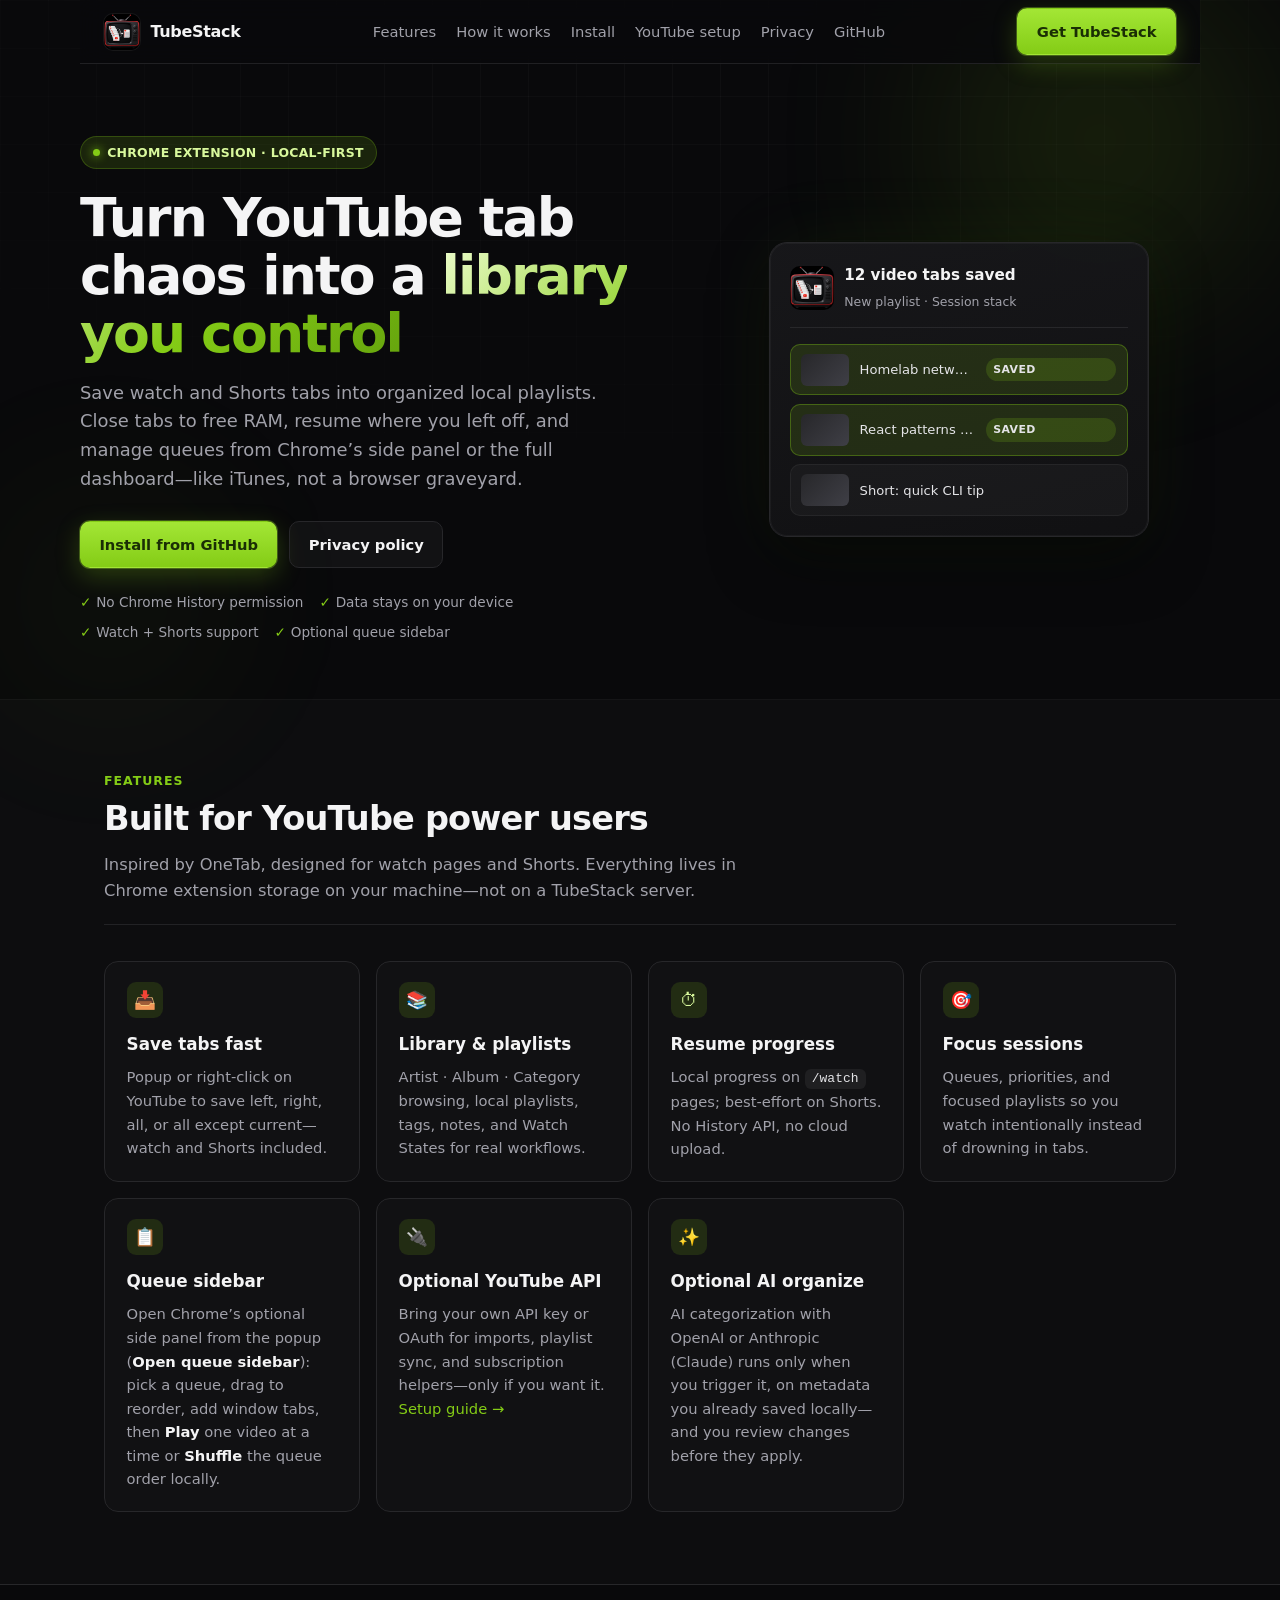
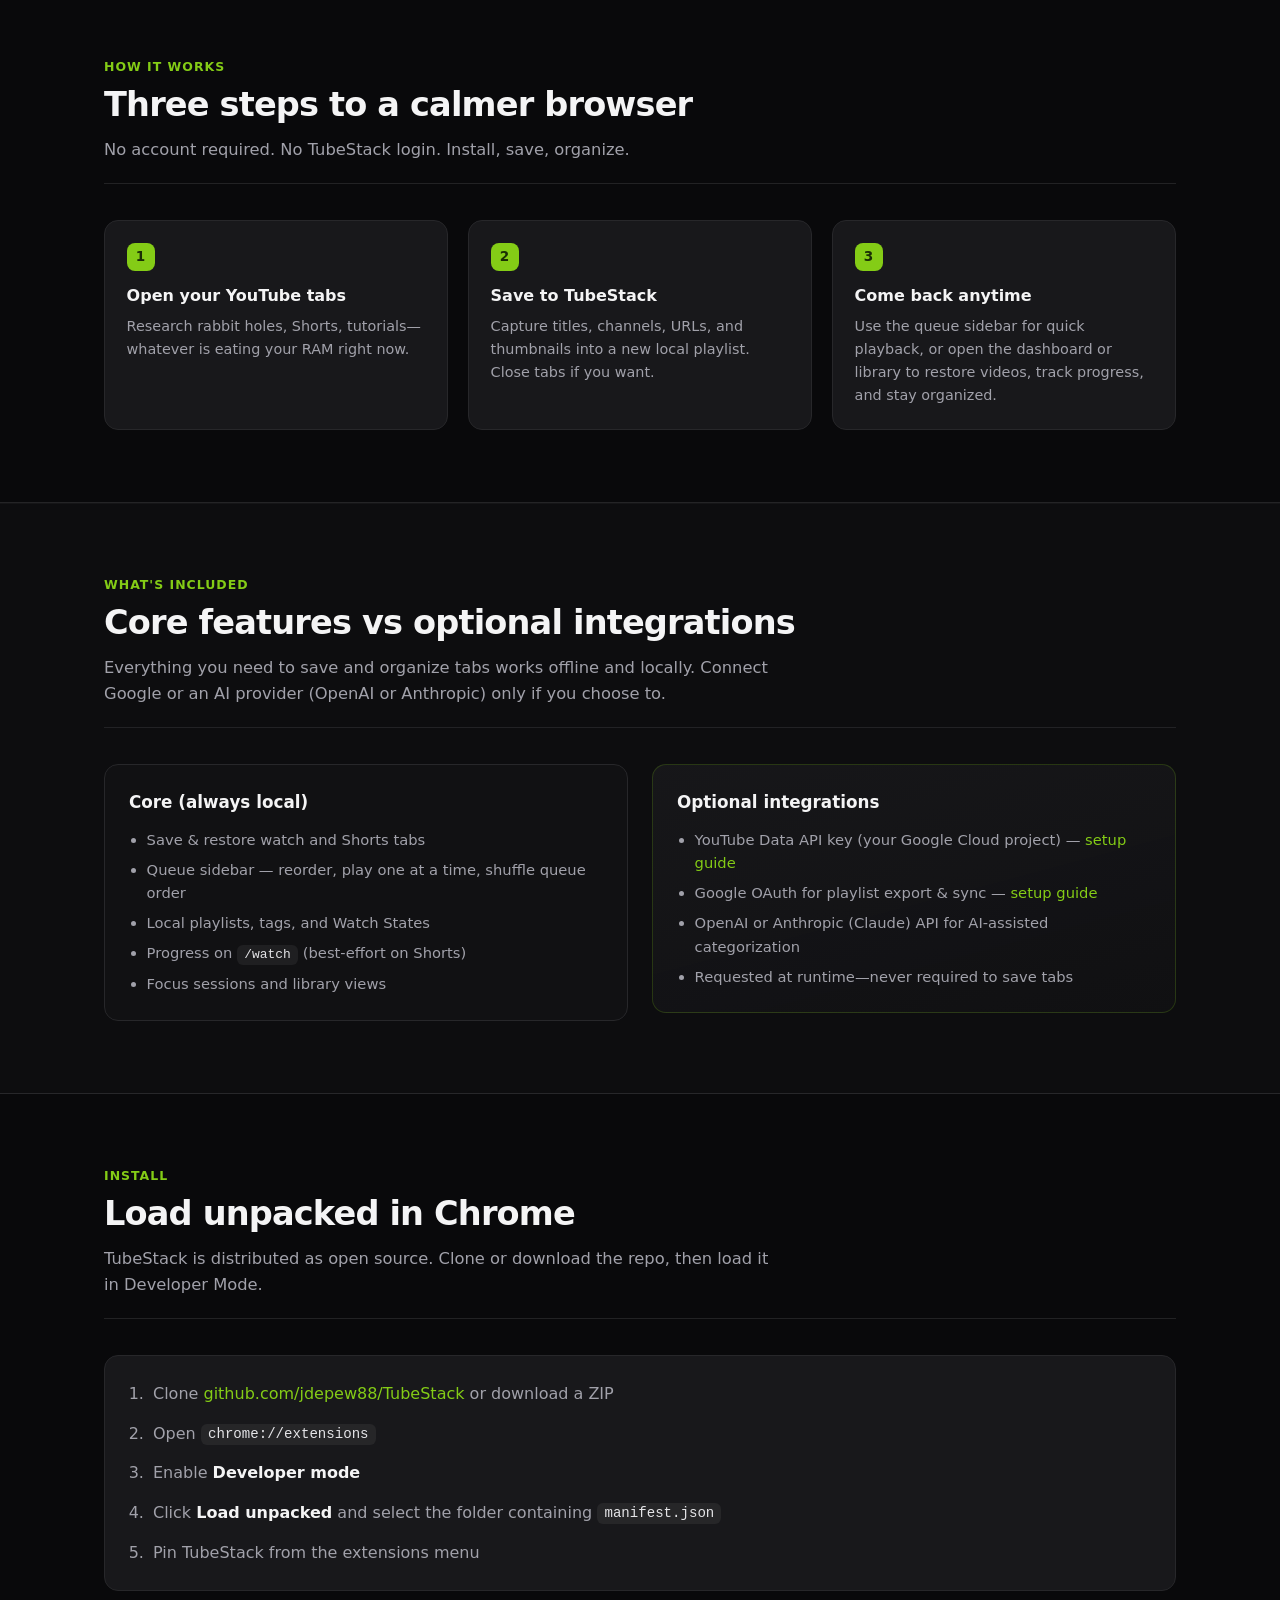
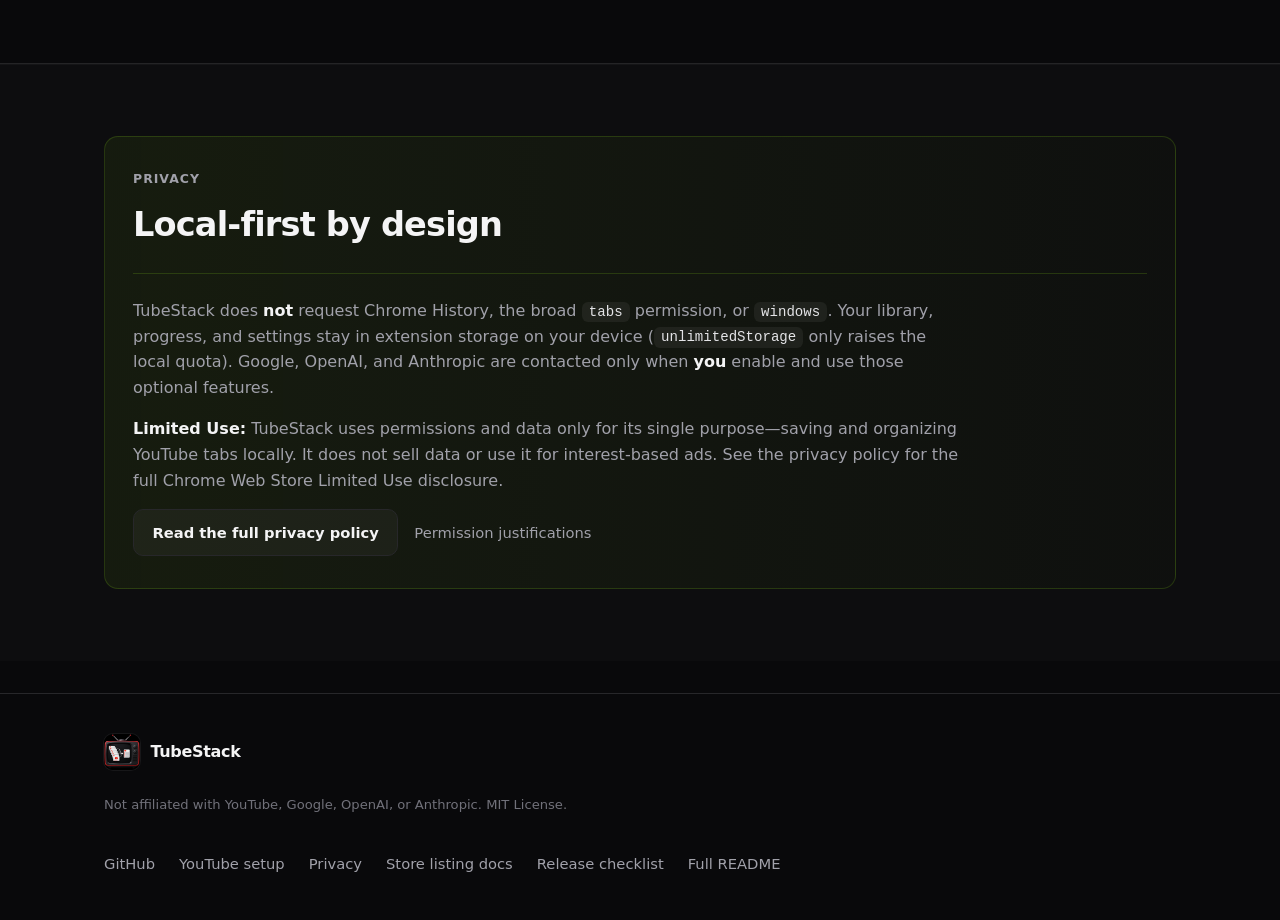
<file: index.html>
<!doctype html>
<html lang="en">
  <head>
    <meta charset="utf-8" />
    <meta name="viewport" content="width=device-width, initial-scale=1" />
    <title>TubeStack — Your YouTube library in Chrome</title>
    <meta
      name="description"
      content="TubeStack is a Chrome extension that saves YouTube watch and Shorts tabs into a local library—organize, resume progress, and watch intentionally."
    />
    <meta name="theme-color" content="#09090b" />
    <style>
      :root {
        --bg: #09090b;
        --surface: #111113;
        --elevated: #18181b;
        --border: #27272a;
        --text: #f4f4f5;
        --muted: #a1a1aa;
        --accent: #84cc16;
        --accent-dim: #65a30d;
        --accent-soft: rgba(132, 204, 22, 0.14);
        --glow: rgba(132, 204, 22, 0.35);
        --radius: 14px;
        --radius-sm: 10px;
        --max: 1120px;
        --nav-h: 64px;
      }

      *,
      *::before,
      *::after {
        box-sizing: border-box;
      }

      html {
        scroll-behavior: smooth;
      }

      body {
        margin: 0;
        font-family: system-ui, -apple-system, "Segoe UI", Roboto, sans-serif;
        background: var(--bg);
        color: var(--text);
        line-height: 1.6;
        -webkit-font-smoothing: antialiased;
      }

      a {
        color: var(--accent);
        text-decoration: none;
      }

      a:hover {
        text-decoration: underline;
      }

      strong,
      b {
        color: inherit;
        font-weight: 700;
      }

      p strong,
      li strong,
      .privacy-band strong,
      .install-box strong {
        color: var(--text);
      }

      .skip {
        position: absolute;
        left: -9999px;
        top: 0;
      }

      .skip:focus {
        left: 1rem;
        top: 1rem;
        z-index: 999;
        background: var(--elevated);
        padding: 0.5rem 1rem;
        border-radius: var(--radius-sm);
      }

      /* Background atmosphere */
      .bg-glow {
        position: fixed;
        inset: 0;
        pointer-events: none;
        z-index: 0;
        overflow: hidden;
      }

      .bg-glow::before,
      .bg-glow::after {
        content: "";
        position: absolute;
        border-radius: 50%;
        filter: blur(80px);
        opacity: 0.45;
      }

      .bg-glow::before {
        width: 520px;
        height: 520px;
        top: -120px;
        right: -80px;
        background: radial-gradient(circle, var(--glow), transparent 70%);
      }

      .bg-glow::after {
        width: 420px;
        height: 420px;
        bottom: 10%;
        left: -100px;
        background: radial-gradient(circle, rgba(163, 230, 53, 0.12), transparent 70%);
      }

      .grid-lines {
        position: fixed;
        inset: 0;
        pointer-events: none;
        z-index: 0;
        background-image:
          linear-gradient(rgba(255, 255, 255, 0.03) 1px, transparent 1px),
          linear-gradient(90deg, rgba(255, 255, 255, 0.03) 1px, transparent 1px);
        background-size: 48px 48px;
        mask-image: radial-gradient(ellipse 80% 60% at 50% 0%, black, transparent);
      }

      .wrap {
        position: relative;
        z-index: 1;
        max-width: var(--max);
        margin: 0 auto;
        padding: 0 24px;
      }

      /* Nav */
      .nav {
        position: sticky;
        top: 0;
        z-index: 50;
        height: var(--nav-h);
        display: flex;
        align-items: center;
        justify-content: space-between;
        gap: 1rem;
        border-bottom: 1px solid rgba(39, 39, 42, 0.8);
        background: rgba(9, 9, 11, 0.82);
        backdrop-filter: blur(12px);
      }

      .brand {
        display: flex;
        align-items: center;
        gap: 0.65rem;
        color: var(--text);
        text-decoration: none;
        font-weight: 700;
        letter-spacing: -0.02em;
      }

      .brand:hover {
        text-decoration: none;
      }

      .brand img {
        width: 36px;
        height: 36px;
        border-radius: 9px;
        box-shadow: 0 0 0 1px rgba(255, 255, 255, 0.06);
      }

      .nav-links {
        display: flex;
        align-items: center;
        gap: 1.25rem;
        font-size: 0.92rem;
      }

      .nav-links a {
        color: var(--muted);
        text-decoration: none;
      }

      .nav-links a:hover {
        color: var(--text);
        text-decoration: none;
      }

      /* Buttons */
      .btn {
        display: inline-flex;
        align-items: center;
        justify-content: center;
        gap: 0.4rem;
        padding: 0.65rem 1.15rem;
        border-radius: var(--radius-sm);
        font-size: 0.92rem;
        font-weight: 600;
        border: 1px solid transparent;
        cursor: pointer;
        text-decoration: none;
        transition: transform 0.15s ease, box-shadow 0.15s ease, background 0.15s ease;
      }

      .btn:hover {
        text-decoration: none;
        transform: translateY(-1px);
      }

      .btn-primary {
        background: linear-gradient(180deg, #a3e635 0%, var(--accent) 100%);
        color: #1a2e05;
        box-shadow: 0 0 0 1px rgba(163, 230, 53, 0.3), 0 8px 24px rgba(132, 204, 22, 0.25);
      }

      .btn-primary:hover {
        box-shadow: 0 0 0 1px rgba(163, 230, 53, 0.5), 0 12px 32px rgba(132, 204, 22, 0.32);
      }

      .btn-ghost {
        background: rgba(255, 255, 255, 0.04);
        border-color: var(--border);
        color: var(--text);
      }

      .btn-ghost:hover {
        background: rgba(255, 255, 255, 0.07);
      }

      /* Hero */
      .hero {
        display: grid;
        grid-template-columns: 1.1fr 0.9fr;
        gap: 3rem;
        align-items: center;
      }

      .pill {
        display: inline-flex;
        align-items: center;
        gap: 0.45rem;
        padding: 0.35rem 0.75rem;
        border-radius: 999px;
        background: var(--accent-soft);
        border: 1px solid rgba(132, 204, 22, 0.25);
        color: #d9f99d;
        font-size: 0.78rem;
        font-weight: 600;
        letter-spacing: 0.02em;
        text-transform: uppercase;
        margin-bottom: 1.25rem;
      }

      .pill-dot {
        width: 7px;
        height: 7px;
        border-radius: 50%;
        background: var(--accent);
        box-shadow: 0 0 10px var(--accent);
      }

      .hero h1 {
        margin: 0 0 1rem;
        font-size: clamp(2.2rem, 5vw, 3.35rem);
        line-height: 1.08;
        letter-spacing: -0.035em;
        font-weight: 800;
      }

      .hero h1 span {
        background: linear-gradient(135deg, #ecfccb 0%, var(--accent) 55%, #65a30d 100%);
        -webkit-background-clip: text;
        background-clip: text;
        color: transparent;
      }

      .hero-lead {
        margin: 0 0 1.75rem;
        font-size: 1.12rem;
        color: var(--muted);
        max-width: 34rem;
      }

      .hero-cta {
        display: flex;
        flex-wrap: wrap;
        gap: 0.75rem;
        margin-bottom: 1.5rem;
      }

      .trust-row {
        display: flex;
        flex-wrap: wrap;
        gap: 0.5rem 1rem;
        font-size: 0.85rem;
        color: var(--muted);
      }

      .trust-row span::before {
        content: "✓ ";
        color: var(--accent);
        font-weight: 700;
      }

      .hero-visual {
        position: relative;
        display: flex;
        justify-content: center;
      }

      .hero-card {
        width: 100%;
        max-width: 380px;
        background: linear-gradient(165deg, rgba(24, 24, 27, 0.95), rgba(17, 17, 19, 0.98));
        border: 1px solid var(--border);
        border-radius: calc(var(--radius) + 4px);
        padding: 1.25rem;
        box-shadow:
          0 0 0 1px rgba(255, 255, 255, 0.04) inset,
          0 24px 60px rgba(0, 0, 0, 0.45),
          0 0 80px rgba(132, 204, 22, 0.08);
      }

      .hero-card-head {
        display: flex;
        align-items: center;
        gap: 0.65rem;
        margin-bottom: 1rem;
        padding-bottom: 0.85rem;
        border-bottom: 1px solid var(--border);
      }

      .hero-card-head img {
        width: 44px;
        height: 44px;
        border-radius: 10px;
      }

      .hero-card-head strong {
        display: block;
        font-size: 0.95rem;
      }

      .hero-card-head small {
        color: var(--muted);
        font-size: 0.78rem;
      }

      .mock-tabs {
        display: flex;
        flex-direction: column;
        gap: 0.55rem;
      }

      .mock-tab {
        display: flex;
        align-items: center;
        gap: 0.65rem;
        padding: 0.55rem 0.65rem;
        background: rgba(255, 255, 255, 0.03);
        border: 1px solid rgba(255, 255, 255, 0.05);
        border-radius: var(--radius-sm);
        font-size: 0.82rem;
      }

      .mock-tab.saved {
        border-color: rgba(132, 204, 22, 0.35);
        background: var(--accent-soft);
      }

      .mock-thumb {
        width: 48px;
        height: 32px;
        border-radius: 6px;
        background: linear-gradient(135deg, #27272a, #3f3f46);
        flex-shrink: 0;
      }

      .mock-tab span {
        flex: 1;
        min-width: 0;
        white-space: nowrap;
        overflow: hidden;
        text-overflow: ellipsis;
        color: #e4e4e7;
      }

      .mock-badge {
        font-size: 0.68rem;
        font-weight: 700;
        text-transform: uppercase;
        letter-spacing: 0.04em;
        color: #bef264;
        background: rgba(132, 204, 22, 0.18);
        padding: 0.2rem 0.45rem;
        border-radius: 999px;
      }

      /* Sections */
      section,
      .hero-wrap {
        scroll-margin-top: calc(var(--nav-h) + 16px);
      }

      .hero-wrap {
        padding: 4.5rem 0 3.5rem;
      }

      section {
        padding: 4.5rem 0;
        border-top: 1px solid var(--border);
      }

      section:first-of-type {
        border-top: none;
      }

      section.section-alt {
        background: rgba(17, 17, 19, 0.55);
        border-top-color: rgba(39, 39, 42, 0.9);
        box-shadow: inset 0 1px 0 rgba(255, 255, 255, 0.03);
      }

      .section-head {
        margin-bottom: 2.25rem;
        padding-bottom: 1.25rem;
        border-bottom: 1px solid rgba(39, 39, 42, 0.85);
      }

      .section-label {
        font-size: 0.78rem;
        font-weight: 700;
        letter-spacing: 0.08em;
        text-transform: uppercase;
        color: var(--accent);
        margin: 0 0 0.5rem;
      }

      .section-title {
        margin: 0 0 0.75rem;
        font-size: clamp(1.6rem, 3vw, 2.1rem);
        letter-spacing: -0.025em;
        line-height: 1.2;
      }

      .section-sub {
        margin: 0;
        color: var(--muted);
        max-width: 42rem;
        font-size: 1.02rem;
      }

      .cards {
        display: grid;
        grid-template-columns: repeat(auto-fit, minmax(240px, 1fr));
        gap: 1rem;
      }

      .card {
        background: var(--surface);
        border: 1px solid var(--border);
        border-radius: var(--radius);
        padding: 1.25rem 1.35rem;
        transition: border-color 0.15s ease, transform 0.15s ease;
      }

      .card:hover {
        border-color: rgba(132, 204, 22, 0.35);
        transform: translateY(-2px);
      }

      .card-icon {
        width: 2.25rem;
        height: 2.25rem;
        display: grid;
        place-items: center;
        border-radius: 9px;
        background: var(--accent-soft);
        color: #d9f99d;
        font-size: 1.1rem;
        margin-bottom: 0.85rem;
      }

      .card h3 {
        margin: 0 0 0.45rem;
        font-size: 1.05rem;
      }

      .card p {
        margin: 0;
        font-size: 0.92rem;
        color: var(--muted);
      }

      /* Steps */
      .steps {
        display: grid;
        grid-template-columns: repeat(auto-fit, minmax(220px, 1fr));
        gap: 1.25rem;
        counter-reset: step;
      }

      .step {
        position: relative;
        padding: 1.35rem;
        background: var(--elevated);
        border: 1px solid var(--border);
        border-radius: var(--radius);
      }

      .step::before {
        counter-increment: step;
        content: counter(step);
        display: inline-grid;
        place-items: center;
        width: 1.75rem;
        height: 1.75rem;
        border-radius: 8px;
        background: var(--accent);
        color: #1a2e05;
        font-size: 0.85rem;
        font-weight: 800;
        margin-bottom: 0.75rem;
      }

      .step h3 {
        margin: 0 0 0.4rem;
        font-size: 1rem;
      }

      .step p {
        margin: 0;
        font-size: 0.9rem;
        color: var(--muted);
      }

      /* Split panel */
      .split {
        display: grid;
        grid-template-columns: 1fr 1fr;
        gap: 1.5rem;
        align-items: start;
      }

      .panel {
        background: var(--surface);
        border: 1px solid var(--border);
        border-radius: var(--radius);
        padding: 1.5rem;
      }

      .panel h3 {
        margin: 0 0 0.75rem;
        font-size: 1.05rem;
      }

      .panel ul {
        margin: 0;
        padding-left: 1.1rem;
        color: var(--muted);
        font-size: 0.92rem;
      }

      .panel li + li {
        margin-top: 0.4rem;
      }

      .panel.optional {
        border-color: rgba(132, 204, 22, 0.2);
        background: linear-gradient(165deg, rgba(24, 24, 27, 0.9), rgba(17, 17, 19, 0.95));
      }

      /* Install box */
      .install-box {
        background: var(--elevated);
        border: 1px solid var(--border);
        border-radius: var(--radius);
        padding: 1.5rem;
      }

      .install-box ol {
        margin: 0;
        padding-left: 1.25rem;
        color: var(--muted);
        line-height: 1.7;
      }

      .install-box li {
        padding-left: 0.25rem;
      }

      .install-box li + li {
        margin-top: 0.75rem;
      }

      .link-row {
        display: flex;
        flex-wrap: wrap;
        align-items: center;
        gap: 0.65rem 1rem;
        margin-top: 0.25rem;
      }

      .link-row a:not(.btn) {
        color: var(--muted);
        font-size: 0.92rem;
      }

      .link-row a:not(.btn):hover {
        color: var(--text);
      }

      code,
      .code {
        font-family: ui-monospace, "Cascadia Code", "Segoe UI Mono", monospace;
        font-size: 0.88em;
        background: rgba(255, 255, 255, 0.06);
        padding: 0.15rem 0.45rem;
        border-radius: 6px;
        color: #e4e4e7;
      }

      /* Privacy band */
      .privacy-band {
        background: linear-gradient(90deg, rgba(132, 204, 22, 0.08), rgba(132, 204, 22, 0.02));
        border: 1px solid rgba(132, 204, 22, 0.2);
        border-radius: var(--radius);
        padding: 2rem 1.75rem;
      }

      .privacy-band .section-head {
        border-bottom-color: rgba(132, 204, 22, 0.2);
        margin-bottom: 1.5rem;
        padding-bottom: 1rem;
      }

      .privacy-band p {
        margin: 0 0 1rem;
        color: var(--muted);
        max-width: 52rem;
      }

      .privacy-band p:last-child {
        margin-bottom: 0;
      }

      /* Footer */
      footer {
        border-top: 1px solid var(--border);
        padding: 2.5rem 0 3rem;
        margin-top: 2rem;
      }

      .footer-grid {
        display: flex;
        flex-wrap: wrap;
        justify-content: space-between;
        gap: 1.5rem;
        align-items: start;
      }

      .footer-links {
        display: flex;
        flex-wrap: wrap;
        gap: 1rem 1.5rem;
        font-size: 0.92rem;
      }

      .footer-links a {
        color: var(--muted);
        text-decoration: none;
      }

      .footer-links a:hover {
        color: var(--text);
      }

      .fine {
        margin-top: 1.5rem;
        font-size: 0.82rem;
        color: #71717a;
      }

      @media (max-width: 860px) {
        .hero-wrap {
          padding-top: 2.5rem;
        }

        .hero {
          grid-template-columns: 1fr;
        }

        .hero-visual {
          order: -1;
        }

        .split {
          grid-template-columns: 1fr;
        }

        .nav-links {
          display: none;
        }
      }
    </style>
  </head>
  <body>
    <a class="skip" href="#main">Skip to content</a>
    <div class="bg-glow" aria-hidden="true"></div>
    <div class="grid-lines" aria-hidden="true"></div>

    <header class="wrap nav">
      <a class="brand" href="./">
        <img src="assets/icon512.png" width="36" height="36" alt="" />
        TubeStack
      </a>
      <nav class="nav-links" aria-label="Primary">
        <a href="#features">Features</a>
        <a href="#how">How it works</a>
        <a href="#install">Install</a>
        <a href="setup/youtube-api.html">YouTube setup</a>
        <a href="privacy/privacy.html">Privacy</a>
        <a href="https://github.com/jdepew88/TubeStack">GitHub</a>
      </nav>
      <a class="btn btn-primary" href="#install">Get TubeStack</a>
    </header>

    <main id="main">
      <div class="wrap hero-wrap">
        <div class="hero">
        <div>
          <div class="pill"><span class="pill-dot" aria-hidden="true"></span> Chrome extension · Local-first</div>
          <h1>Turn YouTube tab chaos into a <span>library you control</span></h1>
          <p class="hero-lead">
            Save watch and Shorts tabs into organized local playlists. Close tabs to free RAM, resume where you left off,
            and manage queues from Chrome&rsquo;s side panel or the full dashboard&mdash;like iTunes, not a browser graveyard.
          </p>
          <div class="hero-cta">
            <a class="btn btn-primary" href="https://github.com/jdepew88/TubeStack">Install from GitHub</a>
            <a class="btn btn-ghost" href="privacy/privacy.html">Privacy policy</a>
          </div>
          <div class="trust-row">
            <span>No Chrome History permission</span>
            <span>Data stays on your device</span>
            <span>Watch + Shorts support</span>
            <span>Optional queue sidebar</span>
          </div>
        </div>
        <div class="hero-visual" aria-hidden="true">
          <div class="hero-card">
            <div class="hero-card-head">
              <img src="assets/icon512.png" width="44" height="44" alt="" />
              <div>
                <strong>12 video tabs saved</strong>
                <small>New playlist · Session stack</small>
              </div>
            </div>
            <div class="mock-tabs">
              <div class="mock-tab saved">
                <div class="mock-thumb"></div>
                <span>Homelab networking deep dive</span>
                <span class="mock-badge">Saved</span>
              </div>
              <div class="mock-tab saved">
                <div class="mock-thumb"></div>
                <span>React patterns for 2026</span>
                <span class="mock-badge">Saved</span>
              </div>
              <div class="mock-tab">
                <div class="mock-thumb"></div>
                <span>Short: quick CLI tip</span>
              </div>
            </div>
          </div>
        </div>
        </div>
      </div>

      <section id="features" class="section-alt">
        <div class="wrap">
          <header class="section-head">
            <p class="section-label">Features</p>
            <h2 class="section-title">Built for YouTube power users</h2>
            <p class="section-sub">
              Inspired by OneTab, designed for watch pages and Shorts. Everything lives in Chrome extension storage on your
              machine—not on a TubeStack server.
            </p>
          </header>
          <div class="cards">
            <article class="card">
              <div class="card-icon" aria-hidden="true">📥</div>
              <h3>Save tabs fast</h3>
              <p>Popup or right-click on YouTube to save left, right, all, or all except current—watch and Shorts included.</p>
            </article>
            <article class="card">
              <div class="card-icon" aria-hidden="true">📚</div>
              <h3>Library &amp; playlists</h3>
              <p>Artist · Album · Category browsing, local playlists, tags, notes, and Watch States for real workflows.</p>
            </article>
            <article class="card">
              <div class="card-icon" aria-hidden="true">⏱</div>
              <h3>Resume progress</h3>
              <p>Local progress on <code>/watch</code> pages; best-effort on Shorts. No History API, no cloud upload.</p>
            </article>
            <article class="card">
              <div class="card-icon" aria-hidden="true">🎯</div>
              <h3>Focus sessions</h3>
              <p>Queues, priorities, and focused playlists so you watch intentionally instead of drowning in tabs.</p>
            </article>
            <article class="card">
              <div class="card-icon" aria-hidden="true">📋</div>
              <h3>Queue sidebar</h3>
              <p>Open Chrome&rsquo;s optional side panel from the popup (<strong>Open queue sidebar</strong>): pick a queue, drag to reorder, add window tabs, then <strong>Play</strong> one video at a time or <strong>Shuffle</strong> the queue order locally.</p>
            </article>
            <article class="card">
              <div class="card-icon" aria-hidden="true">🔌</div>
              <h3>Optional YouTube API</h3>
              <p>Bring your own API key or OAuth for imports, playlist sync, and subscription helpers—only if you want it. <a href="setup/youtube-api.html">Setup guide →</a></p>
            </article>
            <article class="card">
              <div class="card-icon" aria-hidden="true">✨</div>
              <h3>Optional AI organize</h3>
              <p>AI categorization with OpenAI or Anthropic (Claude) runs only when you trigger it, on metadata you already saved locally—and you review changes before they apply.</p>
            </article>
          </div>
        </div>
      </section>

      <section id="how">
        <div class="wrap">
          <header class="section-head">
            <p class="section-label">How it works</p>
            <h2 class="section-title">Three steps to a calmer browser</h2>
            <p class="section-sub">No account required. No TubeStack login. Install, save, organize.</p>
          </header>
          <div class="steps">
            <div class="step">
              <h3>Open your YouTube tabs</h3>
              <p>Research rabbit holes, Shorts, tutorials—whatever is eating your RAM right now.</p>
            </div>
            <div class="step">
              <h3>Save to TubeStack</h3>
              <p>Capture titles, channels, URLs, and thumbnails into a new local playlist. Close tabs if you want.</p>
            </div>
            <div class="step">
              <h3>Come back anytime</h3>
              <p>Use the queue sidebar for quick playback, or open the dashboard or library to restore videos, track progress, and stay organized.</p>
            </div>
          </div>
        </div>
      </section>

      <section id="compare" class="section-alt">
        <div class="wrap">
          <header class="section-head">
            <p class="section-label">What's included</p>
            <h2 class="section-title">Core features vs optional integrations</h2>
            <p class="section-sub">Everything you need to save and organize tabs works offline and locally. Connect Google or an AI provider (OpenAI or Anthropic) only if you choose to.</p>
          </header>
          <div class="split">
          <div class="panel">
            <h3>Core (always local)</h3>
            <ul>
              <li>Save &amp; restore watch and Shorts tabs</li>
              <li>Queue sidebar — reorder, play one at a time, shuffle queue order</li>
              <li>Local playlists, tags, and Watch States</li>
              <li>Progress on <code>/watch</code> (best-effort on Shorts)</li>
              <li>Focus sessions and library views</li>
            </ul>
          </div>
          <div class="panel optional">
            <h3>Optional integrations</h3>
            <ul>
              <li>YouTube Data API key (your Google Cloud project) — <a href="setup/youtube-api.html">setup guide</a></li>
              <li>Google OAuth for playlist export &amp; sync — <a href="setup/youtube-api.html">setup guide</a></li>
              <li>OpenAI or Anthropic (Claude) API for AI-assisted categorization</li>
              <li>Requested at runtime—never required to save tabs</li>
            </ul>
          </div>
        </div>
      </section>

      <section id="install">
        <div class="wrap">
          <header class="section-head">
            <p class="section-label">Install</p>
            <h2 class="section-title">Load unpacked in Chrome</h2>
            <p class="section-sub">TubeStack is distributed as open source. Clone or download the repo, then load it in Developer Mode.</p>
          </header>
          <div class="install-box">
            <ol>
              <li>Clone <a href="https://github.com/jdepew88/TubeStack">github.com/jdepew88/TubeStack</a> or download a ZIP</li>
              <li>Open <span class="code">chrome://extensions</span></li>
              <li>Enable <strong>Developer mode</strong></li>
              <li>Click <strong>Load unpacked</strong> and select the folder containing <span class="code">manifest.json</span></li>
              <li>Pin TubeStack from the extensions menu</li>
            </ol>
          </div>
        </div>
      </section>

      <section id="privacy" class="section-alt">
        <div class="wrap">
          <div class="privacy-band">
            <header class="section-head">
              <p class="section-label">Privacy</p>
              <h2 class="section-title">Local-first by design</h2>
            </header>
            <p>
              TubeStack does <strong>not</strong> request Chrome History, the broad <code>tabs</code> permission, or
              <code>windows</code>. Your library, progress, and settings stay in extension storage on your device
              (<code>unlimitedStorage</code> only raises the local quota). Google, OpenAI, and Anthropic are contacted only when
              <strong>you</strong> enable and use those optional features.
            </p>
            <p>
              <strong>Limited Use:</strong> TubeStack uses permissions and data only for its single purpose—saving and
              organizing YouTube tabs locally. It does not sell data or use it for interest-based ads. See the privacy
              policy for the full Chrome Web Store Limited Use disclosure.
            </p>
            <div class="link-row">
              <a class="btn btn-ghost" href="privacy/privacy.html">Read the full privacy policy</a>
              <a href="docs/PERMISSIONS.md">Permission justifications</a>
            </div>
          </div>
        </div>
      </section>
    </main>

    <footer>
      <div class="wrap footer-grid">
        <div>
          <a class="brand" href="./">
            <img src="assets/icon512.png" width="32" height="32" alt="" />
            TubeStack
          </a>
          <p class="fine">Not affiliated with YouTube, Google, OpenAI, or Anthropic. MIT License.</p>
        </div>
        <div class="footer-links">
          <a href="https://github.com/jdepew88/TubeStack">GitHub</a>
          <a href="setup/youtube-api.html">YouTube setup</a>
          <a href="privacy/privacy.html">Privacy</a>
          <a href="docs/STORE_LISTING.md">Store listing docs</a>
          <a href="docs/RELEASE_CHECKLIST.md">Release checklist</a>
          <a href="README.md">Full README</a>
        </div>
      </div>
    </footer>
  </body>
</html>
</file>
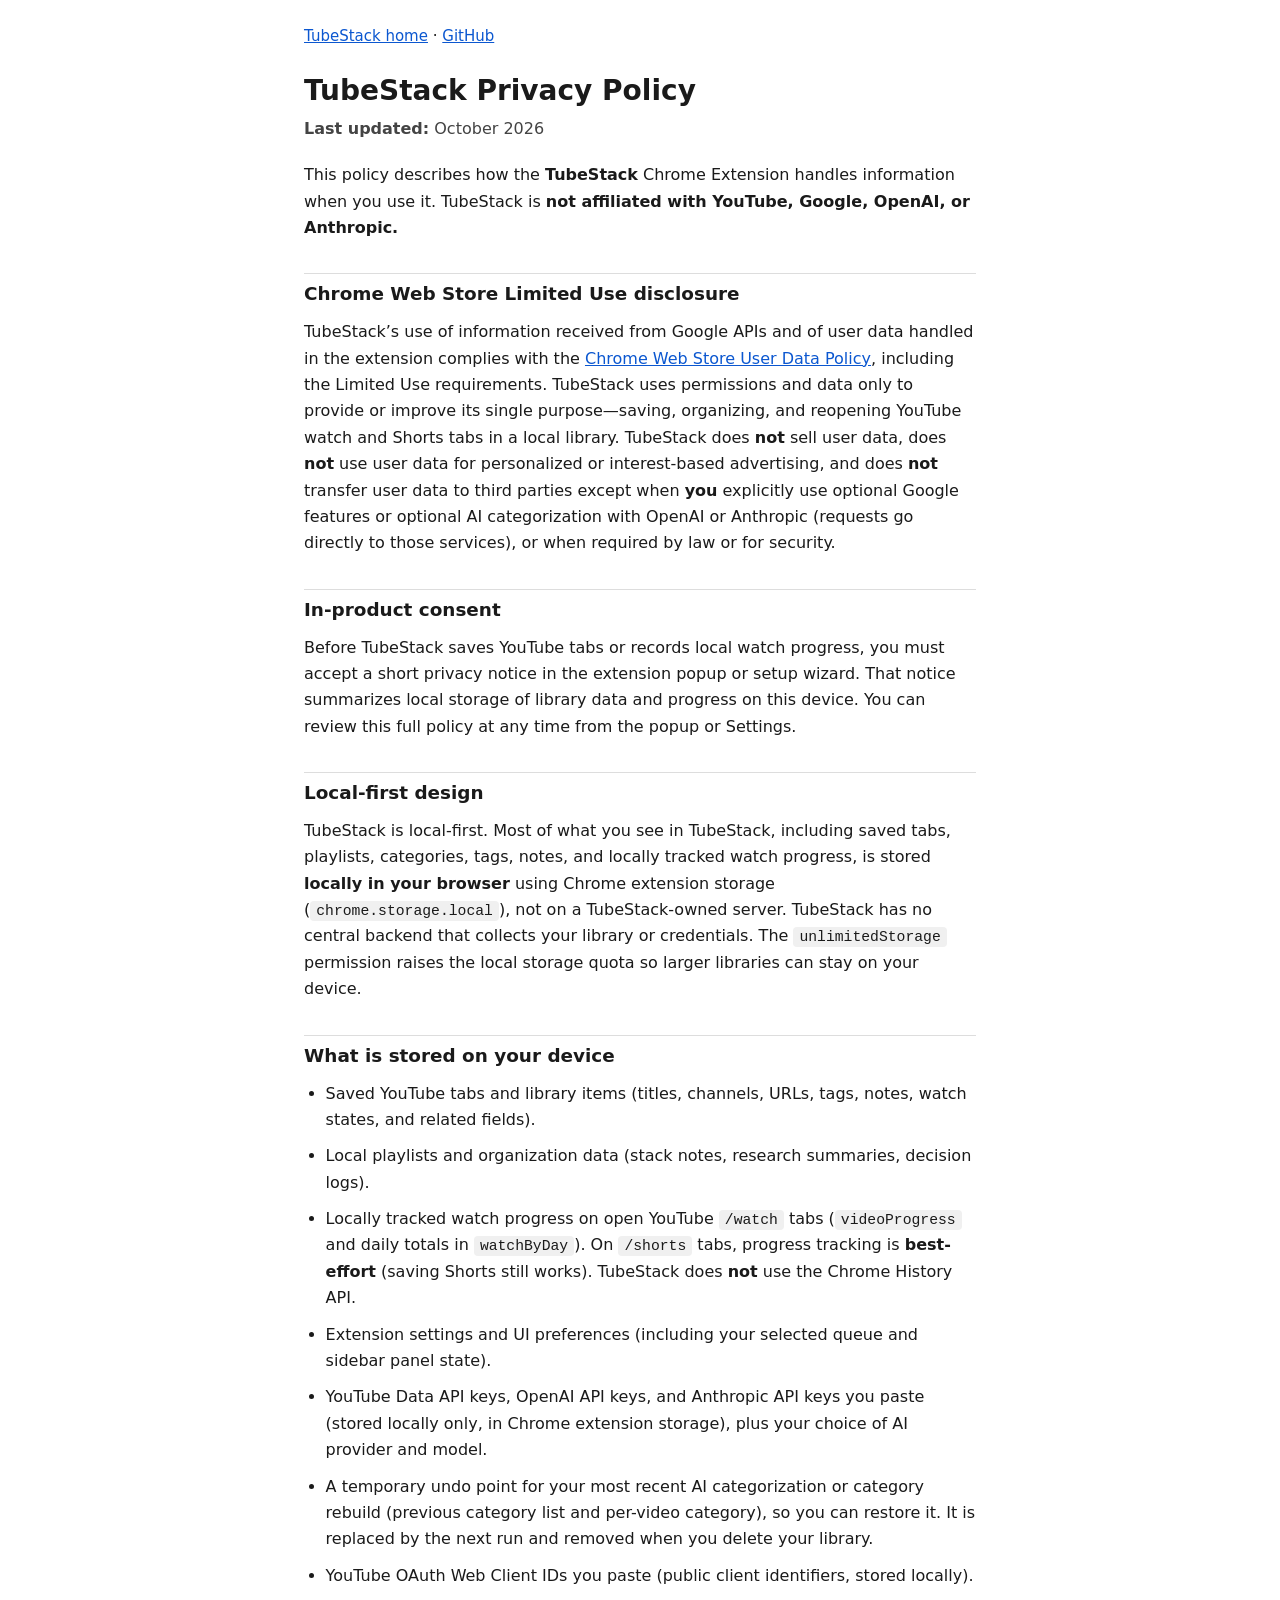
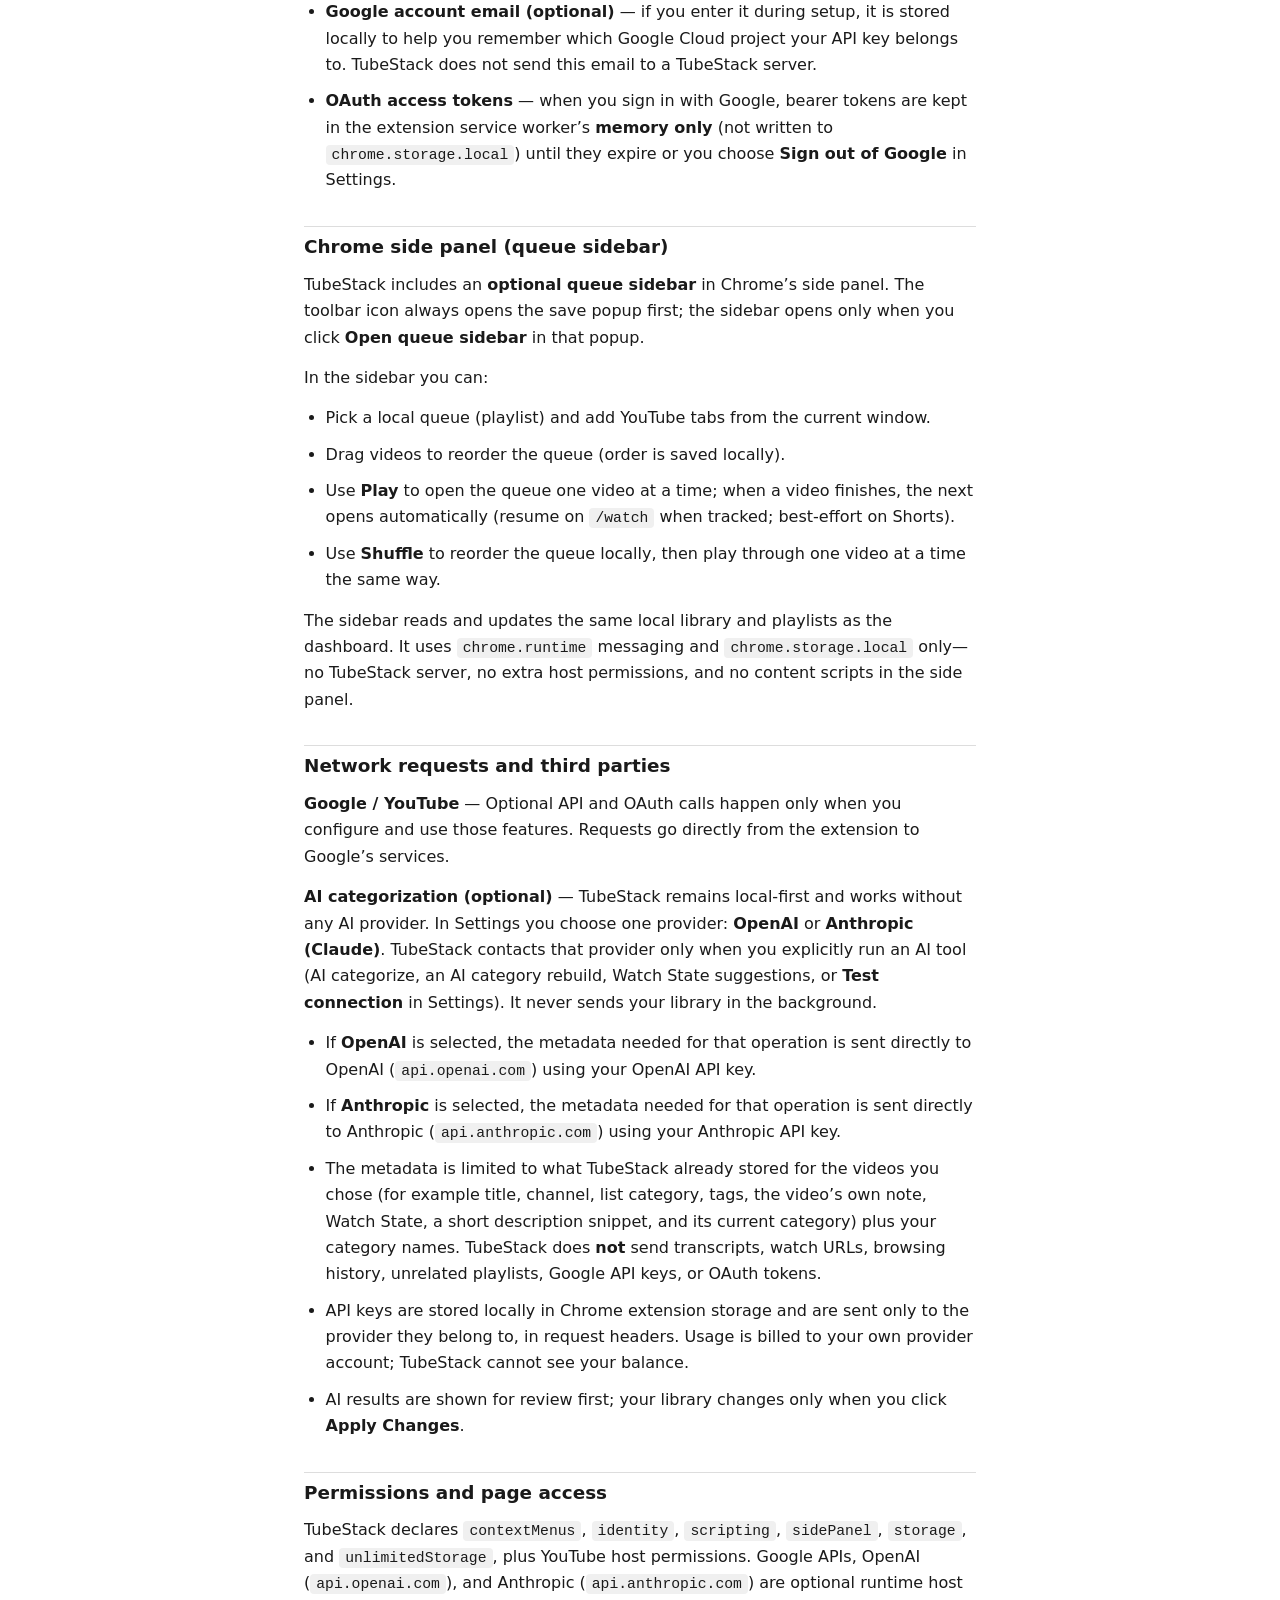
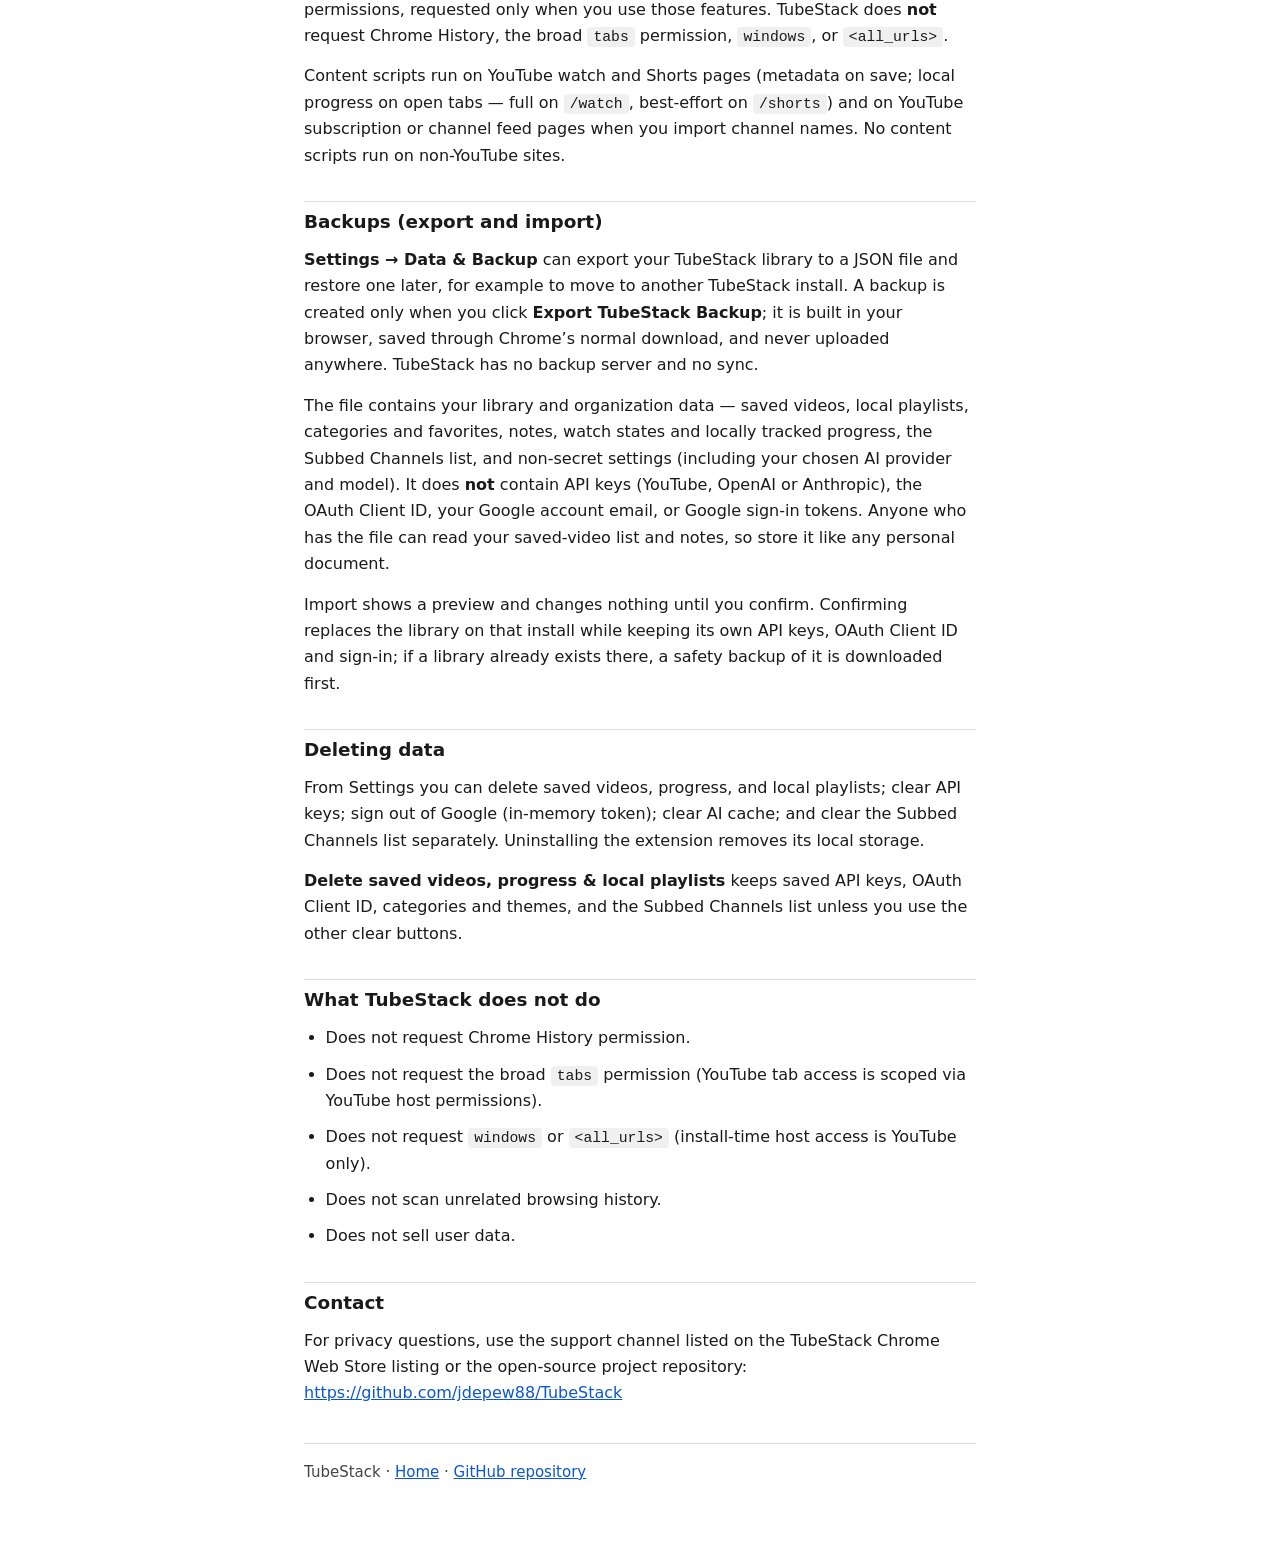
<file: privacy/index.html>
<!doctype html>
<html lang="en">
  <head>
    <meta charset="utf-8" />
    <meta http-equiv="refresh" content="0; url=privacy.html" />
    <meta name="viewport" content="width=device-width, initial-scale=1" />
    <title>TubeStack Privacy Policy</title>
    <link rel="canonical" href="privacy.html" />
  </head>
  <body>
    <p>
      <a href="privacy.html">TubeStack Privacy Policy</a>
    </p>
  </body>
</html>
</file>
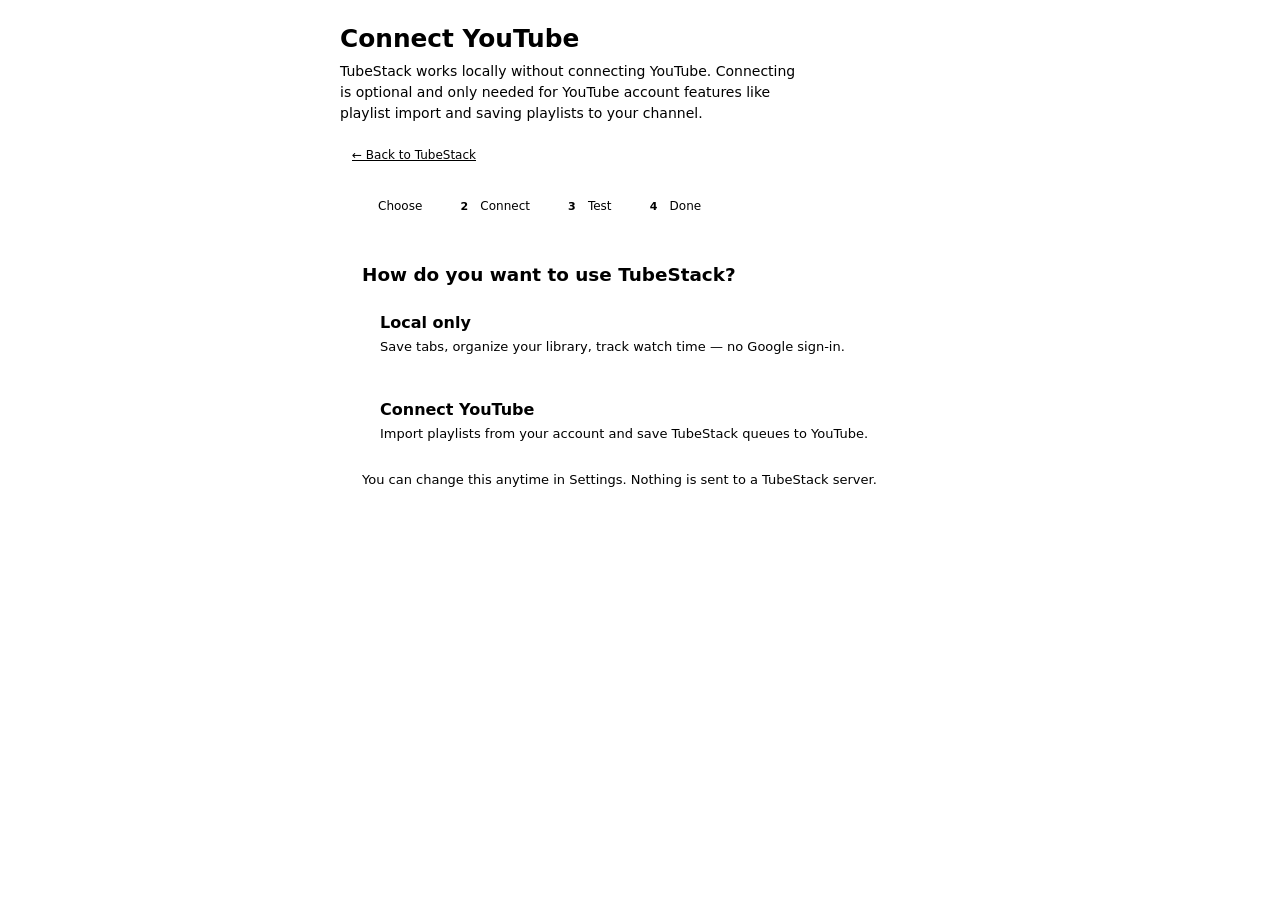
<file: dashboard/connect-youtube.html>
<!DOCTYPE html>
<html lang="en">
  <head>
    <meta charset="UTF-8" />
    <meta name="viewport" content="width=device-width, initial-scale=1" />
    <title>TubeStack — Connect YouTube</title>
    <link rel="icon" type="image/png" href="../icons/logo.png" />
    <link rel="stylesheet" href="dashboard.css" />
    <link rel="stylesheet" href="connect-youtube.css" />
  </head>
  <body class="cy-page">
    <div class="cy-wrap">
      <header class="cy-top">
        <div>
          <h1>Connect YouTube</h1>
          <p class="cy-lead">
            TubeStack works locally without connecting YouTube. Connecting is optional and only needed for YouTube
            account features like playlist import and saving playlists to your channel.
          </p>
        </div>
        <a id="cyBackLink" class="btn small ghost" href="dashboard.html">← Back to TubeStack</a>
      </header>

      <nav class="cy-steps" aria-label="Setup progress">
        <ol id="cyStepNav" class="cy-step-nav">
          <li class="cy-step-pill active" data-step="1"><span>1</span> Choose</li>
          <li class="cy-step-pill" data-step="2"><span>2</span> Connect</li>
          <li class="cy-step-pill" data-step="3"><span>3</span> Test</li>
          <li class="cy-step-pill" data-step="4"><span>4</span> Done</li>
        </ol>
      </nav>

      <!-- Step 1 -->
      <section id="cyPanel1" class="cy-panel" data-step="1">
        <h2 class="cy-panel-title">How do you want to use TubeStack?</h2>
        <div class="cy-choice-grid">
          <button type="button" class="cy-choice" id="cyChooseLocal" data-choice="local">
            <strong>Local only</strong>
            <span>Save tabs, organize your library, track watch time — no Google sign-in.</span>
          </button>
          <button type="button" class="cy-choice cy-choice--highlight" id="cyChooseConnect" data-choice="connect">
            <strong>Connect YouTube</strong>
            <span>Import playlists from your account and save TubeStack queues to YouTube.</span>
          </button>
        </div>
        <p class="cy-muted">You can change this anytime in Settings. Nothing is sent to a TubeStack server.</p>
      </section>

      <!-- Step 2 -->
      <section id="cyPanel2" class="cy-panel hidden" data-step="2">
        <h2 class="cy-panel-title">Connect your YouTube account</h2>
        <p class="cy-hint">
          TubeStack uses <strong>your own</strong> free Google Cloud project (one-time setup). You paste one ID into
          Google, then the same ID into TubeStack. We never store your Google password.
        </p>

        <div class="cy-status-box" id="cyClientIdStatus" role="status"></div>

        <details class="cy-help" open>
          <summary>Quick setup (about 10 minutes, one time)</summary>
          <ol class="cy-help-list">
            <li>
              Open
              <a href="https://console.cloud.google.com/" target="_blank" rel="noopener noreferrer">Google Cloud Console</a>
              and create or pick a project.
            </li>
            <li>Enable <strong>YouTube Data API v3</strong> (APIs &amp; Services → Library).</li>
            <li>
              Set up the <strong>OAuth consent screen</strong> (External is fine for personal use). Add yourself as a
              <strong>Test user</strong> if the app stays in Testing mode.
            </li>
            <li>
              Create an OAuth client: type <strong>Web application</strong>. Under <strong>Authorized redirect URIs</strong>,
              paste this exact URI:
            </li>
          </ol>
          <div class="cy-copy-block">
            <code id="cyRedirectUri" class="oauth-redirect">—</code>
            <button type="button" class="btn small ghost" id="cyCopyRedirect">Copy redirect URI</button>
          </div>
          <p class="cy-muted cy-copy-meta">
            Extension ID: <code id="cyExtensionId">—</code>
            <button type="button" class="btn small ghost" id="cyCopyExtId">Copy</button>
          </p>
          <ol class="cy-help-list" start="5">
            <li>Copy the <strong>Client ID</strong> Google gives you and paste it below.</li>
          </ol>
        </details>

        <label class="ob-label" for="cyClientId">OAuth Client ID</label>
        <input
          type="text"
          id="cyClientId"
          class="oobe-input cy-client-input"
          spellcheck="false"
          autocomplete="off"
          placeholder="123456789-xxxx.apps.googleusercontent.com"
        />
        <div class="cy-actions">
          <button type="button" class="btn primary" id="cySaveClientId">Save Client ID</button>
          <a
            class="btn ghost"
            href="setup-guide.html"
            target="_blank"
            rel="noopener noreferrer"
            >Full written guide</a
          >
          <a class="btn ghost" href="setup-integrations.html?from=connect-youtube">Advanced: API keys &amp; AI providers</a>
        </div>
        <p class="cy-muted">
          Already saved a Client ID in Settings? It appears here automatically. Manual fields in Settings still work.
        </p>
        <div class="cy-nav-row">
          <button type="button" class="btn ghost" id="cyBackTo1">← Back</button>
          <button type="button" class="btn primary" id="cyToStep3" disabled>Continue to test</button>
        </div>
      </section>

      <!-- Step 3 -->
      <section id="cyPanel3" class="cy-panel hidden" data-step="3">
        <h2 class="cy-panel-title">Test your connection</h2>
        <p class="cy-hint">
          Click below to open Google’s sign-in page. TubeStack only talks to Google when <strong>you</strong> click this
          button (or use a feature that needs YouTube).
        </p>
        <ul class="cy-feature-list">
          <li>Import playlists you choose from your YouTube account</li>
          <li>Save a TubeStack queue as a playlist on your channel</li>
          <li>Sync subscription list (when you use that feature)</li>
        </ul>
        <button type="button" class="btn primary cy-signin-btn" id="cyTestSignIn">Sign in with Google to test</button>
        <p id="cyTestStatus" class="cy-status-line" role="status"></p>
        <div class="cy-nav-row">
          <button type="button" class="btn ghost" id="cyBackTo2">← Back</button>
          <button type="button" class="btn primary" id="cyToStep4" disabled>Continue</button>
        </div>
      </section>

      <!-- Step 4 -->
      <section id="cyPanel4" class="cy-panel hidden" data-step="4">
        <h2 class="cy-panel-title" id="cyDoneTitle">You’re set</h2>
        <p class="cy-hint" id="cyDoneMessage"></p>
        <div class="cy-done-actions">
          <a class="btn primary" id="cyDoneDashboard" href="dashboard.html">Back to TubeStack</a>
          <a class="btn ghost" href="dashboard.html#settings">Open Settings (advanced)</a>
        </div>
        <p class="cy-muted" id="cyDoneExtra"></p>
      </section>
    </div>
    <script src="connect-youtube.js"></script>
  </body>
</html>
</file>
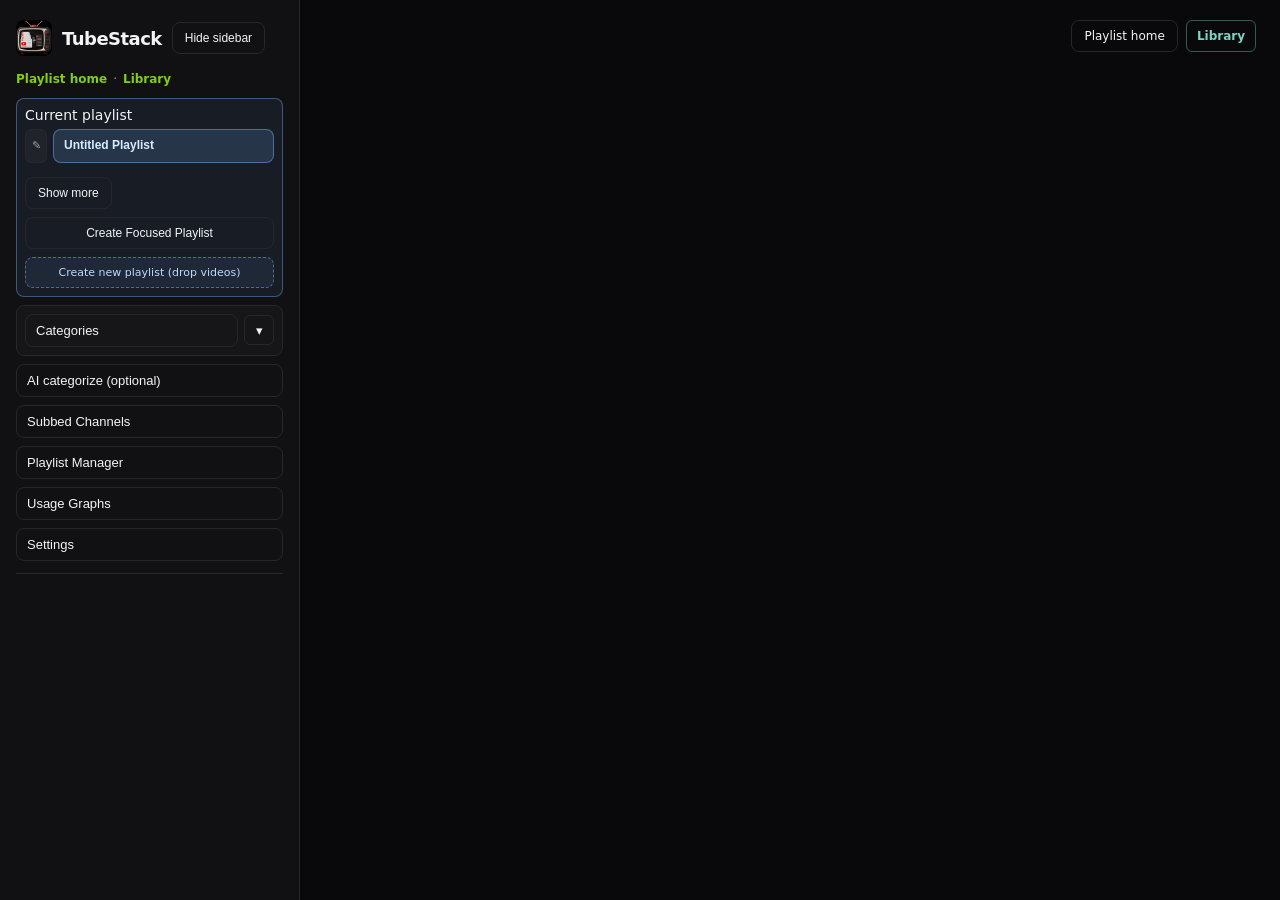
<file: dashboard/dashboard.html>
<!DOCTYPE html>
<html lang="en" data-theme="zinc">
  <head>
    <meta charset="UTF-8" />
    <meta name="viewport" content="width=device-width, initial-scale=1" />
    <title>TubeStack — Library</title>
    <link rel="icon" type="image/png" href="../icons/logo.png" />
    <link rel="stylesheet" href="../lib/ui-themes.css" />
    <link rel="stylesheet" href="dashboard.css" />
  </head>
  <body>
    <div id="onboarding" class="onboarding oobe-root hidden" role="dialog" aria-modal="true" aria-labelledby="obBrand">
      <div class="oobe-backdrop" aria-hidden="true"></div>
      <div class="onboarding-card oobe-card">
        <div class="oobe-brand-row">
          <img src="../icons/logo.png" alt="" class="oobe-brand-logo" width="48" height="48" />
          <div class="oobe-brand" id="obBrand">TubeStack</div>
        </div>
        <p class="oobe-tagline">Save YouTube tabs and Shorts into a local library, organize videos, and reopen them later.</p>
        <div class="oobe-progress" id="oobeProgress" aria-hidden="true">
          <span class="oobe-dot active" data-i="0"></span>
          <span class="oobe-dot" data-i="1"></span>
          <span class="oobe-dot" data-i="2"></span>
          <span class="oobe-dot" data-i="3"></span>
          <span class="oobe-dot" data-i="4"></span>
          <span class="oobe-dot" data-i="5"></span>
          <span class="oobe-dot" data-i="6"></span>
        </div>
        <p class="oobe-wizard-guide">
          <button type="button" class="oobe-guide-btn" id="obOpenSetupGuide">
            Setup guide: optional YouTube API, Google &amp; AI providers
            <span class="oobe-guide-hint"> — opens in a new window</span>
          </button>
        </p>

        <div id="obStep0" class="ob-step">
          <h2 class="oobe-step-title">Welcome</h2>
          <p class="oobe-lead">
            Install TubeStack and start with local features: save YouTube tabs and Shorts, organize playlists, and reopen
            videos later. Resume position on <code>/watch</code> pages (best-effort on Shorts). Google sign-in and API keys
            are optional.
          </p>
          <div class="oobe-privacy-box" role="note">
            <p>
              <strong>Before you continue:</strong> TubeStack stores your YouTube library, playlists, settings, and
              <strong>local watch progress</strong> from open YouTube watch/Shorts tabs in Chrome extension storage on
              <strong>this device</strong>. It does not use Chrome History or scan unrelated sites. Optional Google, OpenAI, or
              Anthropic (Claude) features only contact those services when you enable and run them.
            </p>
            <p class="ob-muted">
              Full details:
              <a href="../privacy/privacy.html" target="_blank" rel="noopener noreferrer">Privacy policy</a>
            </p>
          </div>
          <label class="oobe-check-row">
            <input type="checkbox" id="obPrivacyConsent" />
            <span
              >I understand how TubeStack handles my data on this device, and I agree to continue.</span
            >
          </label>
          <button type="button" class="btn oobe-cta primary" id="obNext0" disabled>Get started</button>
          <p class="ob-restore-row">
            Moving from another TubeStack install?
            <button type="button" class="ob-link-btn" id="obRestoreBackup" disabled>Restore a backup</button>
          </p>
        </div>

        <div id="obStep1" class="ob-step hidden">
          <div class="yt-ob-head">
            <h2 class="oobe-step-title">Connect YouTube</h2>
            <span class="yt-ob-badge">Optional</span>
          </div>
          <p class="oobe-lead">
            TubeStack works fully without this — saving tabs and Shorts, playlists, notes, and watch progress all stay
            local. Connect only if you want the extras below.
          </p>

          <div class="yt-ob-unlocks" aria-label="What connecting unlocks">
            <div class="yt-ob-unlock">
              <span class="yt-ob-unlock-kicker">With a YouTube Data API key</span>
              <ul>
                <li>Scan a public channel to tune your starter categories</li>
                <li>Fetch public video details (tags, categories) for organizing</li>
              </ul>
            </div>
            <div class="yt-ob-unlock">
              <span class="yt-ob-unlock-kicker">With Google sign-in</span>
              <ul>
                <li>Import playlists you choose from your account</li>
                <li>Save a TubeStack queue as a YouTube playlist</li>
                <li>Sync your subscription list</li>
              </ul>
            </div>
          </div>

          <p class="yt-ob-why">
            <strong>Why the Google Cloud setup?</strong> TubeStack has no server of its own, so it talks to YouTube using
            <em>your</em> free Google Cloud project. Keys stay in this browser and requests go straight to Google.
          </p>

          <ol class="yt-ob-steps" aria-label="Setup steps">
            <li><span class="yt-ob-num" aria-hidden="true">1</span><span><strong>Create or pick</strong> a Google Cloud project</span></li>
            <li><span class="yt-ob-num" aria-hidden="true">2</span><span><strong>Enable</strong> YouTube Data API v3</span></li>
            <li><span class="yt-ob-num" aria-hidden="true">3</span><span><strong>Create credentials</strong> — an API key, and/or an OAuth Web client</span></li>
            <li><span class="yt-ob-num" aria-hidden="true">4</span><span><strong>Paste them here</strong> and run the built-in test</span></li>
          </ol>
          <p class="ob-muted yt-ob-time">About 10 minutes, one time. You can also do it later in Settings → Optional integrations.</p>

          <div class="yt-ob-actions">
            <button type="button" class="btn oobe-cta primary" id="obSetupYoutube">Set Up YouTube Integration</button>
            <button type="button" class="btn ghost yt-ob-skip" id="obSkipYoutube">Skip for Now</button>
          </div>
          <p class="yt-ob-more">
            <button type="button" class="ob-link-btn" id="obShowFullGuide">View full setup guide</button>
            <span aria-hidden="true">·</span>
            <a href="connect-youtube.html?from=onboarding" id="obOpenConnectYoutube">Google sign-in only (guided)</a>
          </p>
        </div>

        <div id="obStep2" class="ob-step hidden">
          <h2 class="oobe-step-title">YouTube Data API key</h2>
          <p class="oobe-lead">
            Enter the email tied to your Google Cloud project, then your YouTube Data API v3 key. Use <strong>Test API
            key</strong> to verify the key before continuing.
          </p>
          <label class="ob-label" for="obEmail">Email (Google Cloud / YouTube)</label>
          <input type="email" id="obEmail" class="oobe-input" autocomplete="email" placeholder="you@example.com" />
          <label class="ob-label" for="obApiKey">YouTube Data API key</label>
          <input type="password" id="obApiKey" class="oobe-input" autocomplete="off" placeholder="AIza…" spellcheck="false" />
          <p class="ob-muted" id="obKeyHint">Stored only in this browser’s extension storage.</p>
          <div class="ob-api-test-row">
            <button type="button" id="obBtnTestApi" class="btn ob-api-test ob-api-test--idle" disabled>Test API key</button>
            <span id="obApiTestDetail" class="ob-api-test-detail" aria-live="polite"></span>
          </div>
          <div class="ob-actions">
            <button type="button" class="btn ghost" id="obSkipApiKey">Skip API key</button>
            <button type="button" class="btn oobe-cta primary" id="obBtnCredContinue">Continue</button>
          </div>
        </div>

        <div id="obStep3" class="ob-step hidden">
          <h2 class="oobe-step-title">Google sign-in (OAuth)</h2>
          <p class="oobe-lead">
            Optional. Lets you <strong>create YouTube playlists</strong> from saved queues.
            <a href="connect-youtube.html?from=onboarding">Use the easy Connect YouTube guide</a> for step-by-step setup,
            or enter details here if you already use Google Cloud.
          </p>
          <p class="oobe-lead ob-muted">
            In Google Cloud Console, create an OAuth client of type <strong>Web application</strong> and add this
            authorized redirect URI (Chrome generates it for this extension — paste it exactly into Google Cloud):
          </p>
          <code id="obOAuthRedirect" class="oauth-redirect">—</code>
          <p class="ob-muted">
            Google’s sign-in tab opens only when you use <strong>Test Google sign-in</strong> or another OAuth action
            below — never in the background. TubeStack requests the <code>https://www.googleapis.com/auth/youtube</code>
            scope so it can create playlists on your account; narrower “read-only” scopes are not enough for that.
          </p>
          <label class="ob-label" for="obOAuthClientId">OAuth 2.0 Client ID</label>
          <input
            type="text"
            id="obOAuthClientId"
            class="oobe-input"
            spellcheck="false"
            autocomplete="off"
            placeholder="xxxx.apps.googleusercontent.com"
          />
          <div class="ob-actions">
            <button type="button" class="btn" id="obBtnOAuthSave">Save Client ID</button>
            <button type="button" class="btn ghost" id="obBtnTestOAuth">Test Google sign-in</button>
          </div>
          <p class="ob-muted" id="obOAuthTestStatus" role="status"></p>
          <div class="ob-actions">
            <button type="button" class="btn ghost" id="obSkipOAuth">Skip OAuth for now</button>
            <button type="button" class="btn oobe-cta primary" id="obBtnOAuthContinue">Continue</button>
          </div>
        </div>

        <div id="obStep4" class="ob-step hidden">
          <h2 class="oobe-step-title">Optional: Channel scan</h2>
          <p class="oobe-lead">
            If you added an API key, you can pull recent uploads and categories from a public channel to sharpen
            starter categories. You can skip and tune categories manually.
          </p>
          <label class="ob-label" for="obHandle">Channel @handle or URL</label>
          <input type="text" id="obHandle" class="oobe-input" autocomplete="off" placeholder="@yourchannel or youtube.com/@yourchannel" />
          <div class="ob-actions">
            <button type="button" class="btn primary" id="obRunScan">Run channel scan</button>
            <button type="button" class="btn ghost" id="obSkipScan">Skip for now</button>
          </div>
          <p class="oobe-error hidden" id="obScanError" role="alert"></p>
          <div id="obScanPreview" class="oobe-scan-preview hidden"></div>
          <button type="button" class="btn oobe-cta primary" id="obNextScan" disabled>Continue to categories</button>
        </div>

        <div id="obStep5" class="ob-step hidden">
          <h2 class="oobe-step-title">What do you watch?</h2>
          <p class="oobe-lead">Pick the categories you care about — TubeStack uses them to auto-sort saved videos.</p>
          <p class="genre-legend" id="obGenreLegend">
            <span class="genre-legend-item"><span class="genre-swatch genre-swatch--fav" aria-hidden="true"></span><strong>Click</strong> to favorite</span>
            <span class="genre-legend-sep" aria-hidden="true">•</span>
            <span class="genre-legend-item"><span class="genre-swatch genre-swatch--super" aria-hidden="true">★</span><strong>Double-click</strong> or tap ★ for super favorite</span>
          </p>
          <div id="obGenreGrid" class="genre-grid" aria-describedby="obGenreLegend"></div>
          <p class="ob-muted genre-status" id="obGenreStatus" role="status" aria-live="polite"></p>
          <button type="button" class="btn oobe-cta primary" id="obNextGenres">Continue</button>
        </div>

        <div id="obStep6" class="ob-step hidden">
          <h2 class="oobe-step-title">Almost done</h2>
          <p class="oobe-lead hidden" id="obStep4LeadFull">
            Optional: import subscription channel names from an open YouTube tab to seed categories.
          </p>
          <p class="oobe-lead hidden" id="obStep4LeadMinimal">
            YouTube setup skipped — that’s fine. TubeStack uses your chosen categories and locally saved videos
            only, and nothing is uploaded to a TubeStack server. You can connect YouTube any time in Settings →
            Optional integrations.
          </p>

          <div id="obStep4FullExtras">
            <label class="ob-label" for="obTabPick">Import channel names from tab</label>
            <select id="obTabPick"></select>
            <div class="ob-actions">
              <button type="button" class="btn" id="obOpenChannels">Open channels page</button>
              <button type="button" class="btn" id="obPullChannels">Import</button>
            </div>
            <p class="ob-muted" id="obPullStatus"></p>
          </div>

          <p class="ob-muted" id="obStep4OptionalLinks">
            Optional:
            <a href="connect-youtube.html?from=onboarding">Connect YouTube</a>
            or
            <a href="setup-integrations.html?from=onboarding">advanced integrations</a>
            — skippable; TubeStack works locally without them.
          </p>
          <button type="button" class="btn oobe-cta primary" id="obFinish">Complete setup</button>
        </div>
      </div>
    </div>

    <div id="backupImportModal" class="modal-overlay hidden" role="presentation">
      <div class="modal-card modal-card-wide backup-import-card" role="dialog" aria-labelledby="biTitle" aria-modal="true">
        <h3 id="biTitle" class="modal-title">Restore TubeStack backup</h3>
        <p class="modal-lead" id="biFileLine"></p>
        <dl class="backup-meta" id="biMeta"></dl>
        <dl class="backup-stats" id="biStats"></dl>
        <details class="backup-warnings hidden" id="biWarningsWrap">
          <summary id="biWarningsSummary">Notes about this backup</summary>
          <ul id="biWarnings"></ul>
        </details>
        <div class="backup-replace-callout" role="note">
          <strong>Replace current TubeStack data</strong>
          <p id="biReplaceText"></p>
          <p class="backup-keep-line">
            Kept on this install: YouTube Data API key, OAuth Client ID, OpenAI key, and Google sign-in.
          </p>
          <p class="backup-safety-line hidden" id="biSafetyLine">
            Before anything changes, a safety backup of your current library is downloaded automatically so you can
            undo this by importing it.
          </p>
          <label class="modal-checkbox hidden" id="biConfirmWrap"
            ><input type="checkbox" id="biConfirm" /> I understand my current library will be replaced.</label
          >
        </div>
        <p class="modal-status" id="biStatus" role="status" aria-live="polite"></p>
        <div class="modal-actions modal-actions-split">
          <button type="button" class="btn ghost" id="biCancel">Cancel</button>
          <button type="button" class="btn primary" id="biApply">Replace current TubeStack data</button>
        </div>
      </div>
    </div>

    <div id="focusBanner" class="focus-banner hidden"></div>

    <div class="layout">
      <aside class="sidebar">
        <div class="brand-row">
          <img src="../icons/logo.png" alt="" class="brand-logo" width="36" height="36" />
          <div class="brand">TubeStack</div>
          <button type="button" id="btnToggleSidebar" class="btn small ghost">Hide sidebar</button>
        </div>
        <nav class="sidebar-nav" aria-label="Views">
          <a class="sidebar-nav-link" id="linkPlaylistHome" href="../home/home.html">Playlist home</a>
          <span class="sidebar-nav-muted">·</span>
          <a class="sidebar-nav-link" href="library.html">Library</a>
        </nav>

        <section class="sidebar-window-nav" aria-label="Window navigation">
          <div class="sidebar-current-playlist">
            <div class="label">Current playlist</div>
            <div class="sidebar-current-title-row">
              <button type="button" id="btnSidebarRenamePlaylist" class="sidebar-rename-hotspot" title="Rename playlist" aria-label="Rename playlist"></button>
              <button type="button" id="sidebarCurrentPlaylistLink" class="sidebar-current-link" title="Open current playlist">
                Untitled Playlist
              </button>
            </div>
            <input
              type="text"
              id="sidebarPlaylistRenameInput"
              class="oobe-input sidebar-playlist-rename hidden"
              value=""
              maxlength="200"
              placeholder="Rename current playlist"
            />
            <div id="sidebarRecentTablists" class="sidebar-recent-list"></div>
            <button type="button" id="btnRecentTablistsMore" class="btn small ghost">Show more</button>
            <button type="button" class="sidebar-win-btn sidebar-win-btn-focused-in-current" data-window-target="playlistPack">
              Create Focused Playlist
            </button>
            <div id="sidebarCreatePlaylistDrop" class="sidebar-drop-new">Create new playlist (drop videos)</div>
          </div>
          <div class="sidebar-categories-wrap">
            <div class="sidebar-categories-head">
              <button type="button" class="sidebar-win-btn sidebar-win-btn-inline" data-window-target="categories">Categories</button>
              <button type="button" id="btnSidebarFavToggle" class="sidebar-fav-toggle" aria-expanded="false" title="Show favorite categories">▾</button>
            </div>
            <div id="sidebarFavoriteCategoriesWrap" class="hidden">
              <div id="sidebarFavoriteCategories" class="theme-grid compact"></div>
            </div>
          </div>
          <button type="button" class="sidebar-win-btn" data-window-target="aiCategorize">AI categorize (optional)</button>
          <button type="button" class="sidebar-win-btn" data-window-target="subscriptions">Subbed Channels</button>
          <button type="button" class="sidebar-win-btn" data-window-target="localPlaylists">Playlist Manager</button>
          <button type="button" class="sidebar-win-btn" data-window-target="usage">Usage Graphs</button>
          <button type="button" class="sidebar-win-btn" data-window-target="settings">Settings</button>
        </section>

        <section class="panel-block" data-sidebar-section="focus">
          <span class="label">Focus session</span>
          <p class="panel-hint">Soft timer: keep this dashboard pinned while you watch intentionally.</p>
          <div class="focus-row">
            <input type="number" id="focusMinutes" min="5" max="240" value="25" />
            <button type="button" id="btnFocusStart" class="btn small">Start</button>
            <button type="button" id="btnFocusClear" class="btn small ghost">Clear</button>
          </div>
          <p id="focusLine" class="ob-muted"></p>
        </section>

        <section class="panel-block" data-sidebar-section="watchAnalytics">
          <span class="label">Locally tracked watch time</span>
          <p class="panel-hint">Open <strong>Usage Graphs</strong> for in-player time on YouTube you watch while TubeStack is installed. Progress on <code>/watch</code> pages; best-effort on Shorts.</p>
          <button type="button" id="btnWatchAnalytics" class="btn small">Open watch-time window</button>
        </section>

        <section id="latestImportPanel" class="panel-block latest-import-panel hidden" data-sidebar-section="import">
          <span class="label">Latest saved tabs</span>
          <p class="panel-hint">
            Videos from your most recent popup save. One inferred niche label per video. Toggle labels to hide rows; remove
            strays from your library.
          </p>
          <div id="latestImportGenreChips" class="import-genre-chips"></div>
          <div id="latestImportList" class="import-batch-list"></div>
          <button type="button" id="btnDismissImportPanel" class="btn small ghost">Done triaging this batch</button>
        </section>

        <section class="panel-block" data-sidebar-section="subscriptions">
          <span class="label">Subbed Channels</span>
          <p class="panel-hint">
            Optional. Click <strong>Sync from YouTube</strong> when you want to refresh — Google’s sign-in window opens only from
            that button (no background OAuth). Uses the same OAuth Client ID as playlist tools and the
            <code>https://www.googleapis.com/auth/youtube</code> scope so TubeStack can read your subscriptions and
            “new” counts. “New” counts come from YouTube’s API (<code>newItemCount</code>) and can lag until you use
            YouTube or the mobile app.
          </p>
          <div class="subs-actions">
            <button type="button" id="btnSubsYoutubeSync" class="btn small primary">Sync from YouTube</button>
          </div>
          <p id="subsImportStatus" class="stat-line small" role="status"></p>
          <div class="subs-toolbar">
            <label class="ob-label" for="subsChannelSort">Sort</label>
            <select id="subsChannelSort" class="oobe-input">
              <option value="name_asc">Name (A–Z)</option>
              <option value="name_desc">Name (Z–A)</option>
              <option value="youtube_new">Most new uploads (YouTube)</option>
              <option value="activity">Most in your library first</option>
              <option value="recent">Recently added first</option>
            </select>
            <button type="button" id="btnSubsRemoveMode" class="btn small ghost">Remove channels</button>
          </div>
          <div id="subsListHost" class="subs-list-host"></div>
        </section>

        <section class="panel-block" data-sidebar-section="categories">
          <span class="label">Categories</span>
          <p class="panel-hint">
            Click: cycle <strong>off → green → off</strong> (skips gold). <strong>Double-click</strong>: toggle
            <strong>gold</strong> favorite (max 8). <strong>Ctrl+click</strong>: rename. Use
            <strong>Rebuild categories…</strong> to replace chips from your saved library (~25 broad + your top niches); an AI
            provider (OpenAI or Anthropic) is optional for smarter niche names when titles lack YouTube tags.
          </p>
          <div class="category-editor-controls">
            <span class="ob-label">Sort</span>
            <div class="category-sort-btns" role="group" aria-label="Sort categories A–Z or Z–A">
              <button type="button" id="btnCategorySortAz" class="btn small ghost">A–Z</button>
              <button type="button" id="btnCategorySortZa" class="btn small ghost">Z–A</button>
            </div>
            <button type="button" id="btnCategoryDeleteMode" class="btn small ghost">Delete categories</button>
          </div>
          <div id="sidebarThemeGrid" class="theme-grid categories-editor-grid"></div>
          <div class="category-add-row">
            <input type="text" id="newCategoryName" class="oobe-input" maxlength="80" placeholder="New category name" />
            <button type="button" id="btnAddCategory" class="btn small">Add</button>
          </div>
          <button type="button" id="btnGenreRebuild" class="btn small">Rebuild categories…</button>
          <button type="button" id="btnAutoSort" class="btn small">Auto-sort library by keywords</button>
          <button type="button" id="btnOnboarding" class="btn small ghost">Setup wizard</button>
        </section>

        <section class="panel-block ai-categorize-panel" data-sidebar-section="aiCategorize">
          <span class="label">AI categorize (optional)</span>
          <p class="panel-hint">
            Uses the AI provider chosen in <strong>Settings → AI categorization</strong> (or paste a key below). Runs only
            when you click <strong>Preview AI categorize</strong> — nothing is sent in the background, and nothing in your
            library changes until you review the result and click <strong>Apply Changes</strong>.
          </p>
          <p id="aiCatProviderLine" class="stat-line small ai-cat-provider-line">—</p>
          <p class="panel-hint ob-muted">
            For each selected video, TubeStack sends <strong>only</strong> metadata it already holds locally (e.g.
            title, channel, list category, tags, notes, Watch State, optional description snippet, current category label)
            plus your current category names. <strong>Tags</strong> and <strong>Watch States</strong> are separate. It does
            <strong>not</strong> send transcripts, watch URLs, YouTube/Google API keys, or OAuth tokens.
          </p>
          <p class="panel-hint ob-muted">
            Large jobs are sent in batches (up to <strong>500 videos</strong> per run) so categories stay consistent.
          </p>
          <fieldset class="ai-cat-fieldset">
            <legend class="modal-legend">Videos to process</legend>
            <label class="modal-radio"
              ><input type="radio" name="aiCatScope" value="library" checked /> Entire library (all playlists)</label
            >
            <label class="modal-radio"
              ><input type="radio" name="aiCatScope" value="playlist" />
              <span id="aiCatPlaylistScopeLabel">Current playlist</span></label
            >
            <label class="modal-radio"
              ><input type="radio" name="aiCatScope" value="filtered" /> Current filters + search (grid)</label
            >
            <label class="modal-radio"
              ><input type="radio" name="aiCatScope" value="selected" /> Checked rows only</label
            >
            <p id="aiCatScopeCount" class="stat-line small" aria-live="polite">—</p>
          </fieldset>
          <fieldset class="ai-cat-fieldset">
            <legend class="modal-legend">Strategy</legend>
            <label class="modal-radio"
              ><input type="radio" name="aiCatStrategy" value="discover" checked /> AI proposes categories — you choose how
              many and how broad</label
            >
            <label class="modal-radio"
              ><input type="radio" name="aiCatStrategy" value="criteria" /> Follow my written criteria (AI still names
              groups)</label
            >
            <label class="modal-radio"
              ><input type="radio" name="aiCatStrategy" value="existing" /> Use only categories I already have</label
            >
          </fieldset>
          <div id="aiCatDiscoverBlock">
            <label class="ob-label" for="aiCatTargetCount">Number of categories</label>
            <input type="number" id="aiCatTargetCount" class="oobe-input" min="2" max="28" value="10" />
            <p class="panel-hint ob-muted">
              Example: 30 videos → <strong>10</strong> broad buckets (Tech, Gaming) or <strong>20</strong> tighter niches
              (Android, iOS, PC builds, AI news…).
            </p>
            <span class="ob-label">Label style</span>
            <div class="ai-cat-inline">
              <label class="modal-radio"
                ><input type="radio" name="aiCatGranularity" value="broad" checked /> Broad</label
              >
              <label class="modal-radio"><input type="radio" name="aiCatGranularity" value="specific" /> Specific</label>
            </div>
          </div>
          <div id="aiCatCriteriaBlock" class="hidden">
            <label class="ob-label" for="aiCatCriteriaText">Your criteria</label>
            <textarea
              id="aiCatCriteriaText"
              class="oobe-input ai-cat-textarea"
              rows="4"
              maxlength="1200"
              placeholder="e.g. Split by project I’m researching; keep news separate from tutorials; group all music production together…"
            ></textarea>
          </div>
          <label class="ob-label" for="aiCatApiKey" id="aiCatApiKeyLabel">API key (optional if saved in Settings)</label>
          <input
            type="password"
            id="aiCatApiKey"
            class="oobe-input"
            autocomplete="off"
            spellcheck="false"
            placeholder="sk-…"
          />
          <label class="modal-checkbox"><input type="checkbox" id="aiCatSaveKey" /> Save pasted key to Settings</label>
          <p id="aiCatStatus" class="modal-status" role="status"></p>
          <button type="button" id="btnRunAiCategorize" class="btn small primary">Preview AI categorize</button>
          <div id="aiCatUndoRow" class="ai-cat-undo-row hidden">
            <p id="aiCatUndoText" class="stat-line small"></p>
            <button type="button" id="btnUndoAiCategorize" class="btn small ghost">Undo</button>
          </div>
          <hr class="panel-divider" />
          <span class="label">AI Watch State suggestions</span>
          <p class="panel-hint ob-muted">
            Suggests a <strong>Watch State</strong> per video (separate from tags and categories). Nothing is applied until
            you confirm.
          </p>
          <p id="aiWsScopeCount" class="stat-line small" aria-live="polite">—</p>
          <p id="aiWsStatus" class="modal-status" role="status"></p>
          <button type="button" id="btnRunAiWatchStates" class="btn small">Suggest Watch States (AI)</button>
          <button type="button" id="btnApplyAiWatchStates" class="btn small primary hidden">Apply suggested Watch States</button>
        </section>

        <section class="panel-block" data-sidebar-section="playlistPack">
          <span class="label">Focused Playlist</span>
          <p class="panel-hint">
            Choose categories and a time budget. TubeStack builds a queue from your <strong>local library</strong> using
            saved playhead, duration, Watch State, and priority — no network calls for watch time.
          </p>
          <div id="playlistThemes" class="playlist-picks"></div>
          <label class="ob-label" for="playlistBudget">Minutes</label>
          <input type="number" id="playlistBudget" min="5" max="240" value="15" />
          <label class="ob-label" for="playlistSort">Order</label>
          <select id="playlistSort">
            <option value="time_left_asc">Time left (shortest first)</option>
            <option value="time_left_desc">Time left (longest first)</option>
            <option value="duration_asc">Total length (shortest)</option>
            <option value="duration_desc">Total length (longest)</option>
            <option value="interest_desc">Interest score</option>
            <option value="completion_desc">Most watched %</option>
            <option value="completion_asc">Least watched %</option>
            <option value="saved_recent">Recently saved</option>
          </select>
          <button type="button" id="btnBuildPlaylist" class="btn small primary">Build queue</button>
          <div id="playlistOut" class="playlist-out"></div>
        </section>

        <section class="panel-block playlist-manager-section" data-sidebar-section="localPl">
          <span class="label">Playlist Manager</span>
          <p class="panel-hint playlist-manager-lead">
            Saved on this device only. Use <strong>Save playlist…</strong> → <em>Save locally only</em> for
            <strong>recent browser-tab sessions</strong>. <strong>Restore session</strong> reopens every saved video as
            YouTube tabs at once (not the optional queue sidebar, which plays one at a time). <strong>View</strong> opens the list in the dashboard. Import
            playlists from YouTube in <strong>Settings</strong> — those get a <strong>YouTube import</strong> badge.
            Uncheck “Show imported back catalog” in Settings to hide imports here and on Playlist home.
            <strong>Create YouTube playlist</strong> needs OAuth Client ID + sign-in. Default session names look like
            <code>yt_tabgroup_2026-05-10_14-30-05</code>.
          </p>
          <div class="playlist-paste-import">
            <label class="ob-label" for="playlistPasteUrl">Add a playlist from YouTube</label>
            <p class="panel-hint">
              Paste a YouTube playlist URL to save it directly as a local TubeStack playlist. Public playlists use your
              optional YouTube Data API key; private playlists require Google OAuth.
            </p>
            <div class="playlist-paste-import-row">
              <input
                type="url"
                id="playlistPasteUrl"
                class="oobe-input"
                inputmode="url"
                autocomplete="off"
                spellcheck="false"
                placeholder="https://www.youtube.com/playlist?list=…"
              />
              <button type="button" id="btnAddPastedPlaylist" class="btn small primary">Add playlist</button>
            </div>
            <p id="playlistPasteStatus" class="stat-line small" role="status"></p>
          </div>
          <div id="localPlaylistList" class="local-pl-list"></div>
        </section>

        <label class="search-wrap">
          <span class="sr-only">Search</span>
          <input
            type="search"
            id="search"
            placeholder="Search title, creator, playlist, category, tag…"
            data-placeholder-library="Search title, creator, playlist, category, tag…"
            data-placeholder-playlist="Search this playlist — title, channel, tags, Watch State, notes…"
            autocomplete="off"
          />
        </label>
        <div class="filters">
          <div class="filter-field">
            <span class="label">Sort</span>
            <select id="quickSort">
              <option value="title_asc">Title</option>
              <option value="creator_asc">Creator</option>
              <option value="length_desc">Length</option>
              <option value="watch_time_desc">Watch Time</option>
              <option value="time_left_asc">Time Left</option>
              <option value="category_asc">Category</option>
            </select>
          </div>
          <div class="filter-field">
            <span class="label">Category</span>
            <select id="filterItemCategory"></select>
          </div>
          <div class="filter-field">
            <span class="label">List</span>
            <select id="filterCategory"></select>
          </div>
          <div class="filter-field">
            <span class="label">Watch state</span>
            <select id="filterWatchState" aria-label="Filter by Watch State"></select>
          </div>
        </div>
        <div id="bulkBar" class="bulk bulk-bar">
          <div class="bulk-row bulk-row--select">
            <span id="bulkSelectionSummary" class="bulk-selection-summary">0 selected</span>
            <button type="button" id="btnCheckAllVisible" class="btn small ghost">Check all</button>
            <button type="button" id="btnUncheckAllVisible" class="btn small ghost">Uncheck all</button>
          </div>
          <div class="bulk-row bulk-row--actions">
            <select id="bulkWatchState" class="bulk-inline-select" aria-label="Set watch state for checked videos" disabled>
              <option value="">Watch state…</option>
            </select>
            <select id="bulkMovePlaylist" class="bulk-inline-select" aria-label="Add checked videos to playlist" disabled>
              <option value="">Add to playlist…</option>
            </select>
            <button type="button" id="btnBulkMove" class="btn small" disabled>Add</button>
            <button type="button" id="btnBulkRemoveFromPlaylist" class="btn small ghost hidden" disabled>
              Remove from playlist
            </button>
            <span class="bulk-row-divider" aria-hidden="true"></span>
            <button type="button" id="btnRestore" class="btn small" disabled>Open</button>
            <button type="button" id="btnDelete" class="btn small danger" disabled>Delete</button>
          </div>
        </div>
        <div id="playlistToolsBar" class="playlist-tools-bar hidden">
          <button
            type="button"
            id="btnRestorePlaylistSession"
            class="btn small"
            title="Open every video in this playlist snapshot as YouTube tabs at once (background tabs)"
          >
            Restore session
          </button>
          <button type="button" id="btnExportPlaylistJson" class="btn small">Export JSON</button>
          <button
            type="button"
            id="btnSavePlaylistSearch"
            class="btn small hidden"
            title="Save matching videos as a new local playlist named after your search"
          >
            Save search as playlist
          </button>
          <button type="button" id="btnExportYouTube" class="btn small primary">Save to YouTube…</button>
          <button type="button" id="btnSmartPlaylist" class="btn small ghost">Smart playlist…</button>
          <button type="button" id="btnDeleteLocalPlaylist" class="btn small danger hidden">Delete playlist</button>
        </div>

        <section id="settingsPanelBlock" class="panel-block" data-sidebar-section="settings">
          <span class="label">Settings</span>
          <p class="panel-hint">Tune dashboard sidebar sections and optional cloud connections. “Library” is the aggregate 3-column browser page.</p>

          <div class="settings-section-card">
            <h3 class="settings-section-title">Layout</h3>
            <p class="panel-hint">Show or hide sidebar blocks in the main dashboard.</p>
            <div id="sidebarVisibilityHost" class="sidebar-visibility-host"></div>
            <div id="uiThemePresetHost" class="ui-theme-preset-host"></div>
          </div>

          <div class="settings-section-card settings-section-integrations">
            <h3 class="settings-section-title">Optional integrations</h3>
            <p class="panel-hint settings-section-lead">
              Not required for saving tabs or organizing your local library. Connect your own cloud projects here. Keys and Client IDs stay in <strong>Chrome extension storage on this
              device</strong>; requests go <strong>directly</strong> from the browser to Google, OpenAI, or Anthropic when you use a
              feature that needs them — not through a TubeStack backend.
            </p>

            <div id="settingsConnectYoutubeCta" class="settings-connect-youtube-cta hidden">
              <p class="panel-hint settings-connect-youtube-lead">
                Optional — import playlists and save queues to your channel. TubeStack works locally without signing in.
              </p>
              <a class="btn small primary" href="connect-youtube.html?from=settings">Connect YouTube</a>
              <p class="panel-hint ob-muted">
                Easy step-by-step sign-in. Manual OAuth fields below stay available.
              </p>
            </div>
            <div class="settings-setup-integrations-cta">
              <a class="btn small ghost" href="setup-integrations.html?from=settings">Setup Integrations (advanced)</a>
              <p class="panel-hint ob-muted">
                YouTube Data API key, OAuth, and AI provider (OpenAI / Anthropic) checklist. Use this if you prefer developer-style setup.
              </p>
            </div>

            <div id="integrationHealthCard" class="settings-integration-health" aria-labelledby="integrationHealthTitle">
              <h4 id="integrationHealthTitle" class="settings-subhead-sm">Integration health</h4>
              <ul id="integrationHealthList" class="integration-health-list"></ul>
            </div>

            <div class="settings-integration-block">
              <h4 class="settings-subhead-sm">Google (YouTube)</h4>
              <p class="panel-hint">
                <strong>Data API key</strong> — import and analyze public metadata (channel scans, tags, etc.).
                <strong>OAuth Web Client ID</strong> — sign in to your Google account for playlists, subscription sync, and
                importing playlists you choose.
              </p>
              <label class="ob-label" for="settingsYoutubeApiKey">YouTube Data API key</label>
              <input
                type="password"
                id="settingsYoutubeApiKey"
                class="oobe-input"
                autocomplete="off"
                spellcheck="false"
                placeholder="AIza…"
              />
              <p class="panel-hint ob-muted" id="settingsYoutubeKeyHint">Enter only to add or replace a stored key.</p>
              <div class="settings-youtube-api-actions">
                <button type="button" id="btnSaveYoutubeApiKey" class="btn small">Save API key</button>
                <button type="button" id="btnTestYoutubeApiKey" class="btn small ghost">Test API key</button>
                <button
                  type="button"
                  id="btnClearYoutubeApiKey"
                  class="btn small danger ghost"
                  title="Deletes the YouTube Data API v3 key from chrome.storage.local on this device only. Does not change your Google Cloud project."
                >
                  Remove YouTube Data API key
                </button>
              </div>
              <p id="youtubeApiKeyTestStatus" class="stat-line small settings-test-status" role="status"></p>

              <hr class="settings-divider" />

              <p class="panel-hint">
                OAuth: in Google Cloud Console create a <strong>Web application</strong> client and add this authorized
                redirect URI (from <code>chrome.identity</code> — paste exactly into “Authorized redirect URIs”):
              </p>
              <code id="oauthRedirectDisplay" class="oauth-redirect">—</code>
              <p class="panel-hint ob-muted">
                Google sign-in opens only when you use a feature that needs it (test sign-in, subscription sync, playlist
                import, save queue to YouTube). TubeStack requests
                <code>https://www.googleapis.com/auth/youtube</code> so it can create playlists and read your
                subscriptions/playlists. Tokens go to Google only, not to any TubeStack server.
              </p>
              <label class="ob-label" for="oauthClientId">OAuth 2.0 Web Client ID</label>
              <input
                type="text"
                id="oauthClientId"
                class="oobe-input oauth-input"
                spellcheck="false"
                autocomplete="off"
                placeholder="xxxx.apps.googleusercontent.com"
              />
              <div class="settings-oauth-actions">
                <button type="button" id="btnSaveOAuth" class="btn small">Save Client ID</button>
                <button type="button" id="btnTestYoutubeOAuth" class="btn small ghost">Test Google sign-in</button>
                <button
                  type="button"
                  id="btnSignOutGoogleSession"
                  class="btn small danger ghost"
                  title="Clears TubeStack’s in-memory Google OAuth access token in this extension. Your saved OAuth Web Client ID stays on this device until you remove it below."
                >
                  Sign out of Google (clear session)
                </button>
                <button
                  type="button"
                  id="btnClearYoutubeOAuth"
                  class="btn small danger ghost"
                  title="Deletes the saved OAuth 2.0 Web application Client ID from chrome.storage.local and clears the in-memory Google token cache. Does not delete your Google account."
                >
                  Remove OAuth Client ID
                </button>
              </div>
              <p id="youtubeOAuthTestStatus" class="stat-line small settings-test-status" role="status"></p>
            </div>

            <hr class="settings-divider settings-divider-major" />

            <div class="settings-integration-block settings-ai-block" id="settingsAiBlock">
              <h4 class="settings-subhead-sm">AI categorization</h4>
              <p class="panel-hint">
                Optional. Choose which AI provider TubeStack calls when <strong>you</strong> run an AI tool. Your library is
                never sent in the background.
              </p>
              <label class="ob-label" for="settingsAiProvider">Provider</label>
              <select id="settingsAiProvider" class="oobe-input settings-ai-provider-select">
                <option value="openai">OpenAI</option>
                <option value="anthropic">Anthropic (Claude)</option>
              </select>
              <ul class="settings-ai-used-for" aria-label="Used for">
                <li>Generate categories</li>
                <li>Organize playlists</li>
                <li>Categorize videos</li>
                <li>Suggest Watch States</li>
              </ul>
              <p id="settingsAiCreditsNote" class="panel-hint ob-muted">API requests use your OpenAI account credits.</p>
            </div>

            <div class="settings-integration-block" data-ai-provider-block="openai">
              <h4 class="settings-subhead-sm">OpenAI</h4>
              <p class="panel-hint">
                Uses an <strong>OpenAI API key</strong> from platform.openai.com (not a ChatGPT subscription). Used only
                when you run AI features with OpenAI selected.
              </p>
              <p id="settingsOpenaiKeyHint" class="panel-hint ob-muted"></p>
              <label class="ob-label" for="settingsOpenaiKey">OpenAI API key</label>
              <input type="password" id="settingsOpenaiKey" class="oobe-input" autocomplete="off" spellcheck="false" placeholder="sk-…" />
              <p class="panel-hint ob-muted">
                Stored only in this browser’s <code>chrome.storage.local</code>. The key is never sent to TubeStack — only
                in the <code>Authorization</code> header to <strong>api.openai.com</strong> when you explicitly run Test,
                AI categorize, an AI category rebuild, or Watch State suggestions with OpenAI selected.
              </p>
              <div class="settings-openai-actions">
                <button type="button" id="btnSaveOpenaiKey" class="btn small">Save OpenAI key</button>
                <button type="button" id="btnTestOpenaiConnection" class="btn small ghost">Test API connection</button>
                <button
                  type="button"
                  id="btnClearOpenaiKey"
                  class="btn small danger ghost"
                  title="Deletes the OpenAI API key from chrome.storage.local on this device. Does not change your OpenAI account."
                >
                  Remove OpenAI API key
                </button>
              </div>
              <p id="openaiTestStatus" class="stat-line small openai-test-status" role="status"></p>
              <p class="panel-hint ob-muted">
                <strong>Test</strong> calls OpenAI (models list + a 2-token completion). If your account exposes it, we also
                request prepaid <strong>credit balance</strong>. Otherwise we only show <strong>rolling rate limits</strong>
                (requests/tokens left in the current short window — not the same as monthly quota).
              </p>
            </div>

            <div class="settings-integration-block hidden" data-ai-provider-block="anthropic">
              <h4 class="settings-subhead-sm">Anthropic (Claude)</h4>
              <p class="panel-hint">
                Uses an <strong>Anthropic API key</strong> created in the Claude Console (platform.claude.com) — not a
                Claude.ai subscription. Used only when you run AI features with Anthropic selected.
              </p>
              <p id="settingsAnthropicKeyHint" class="panel-hint ob-muted"></p>
              <label class="ob-label" for="settingsAnthropicKey">Anthropic API key</label>
              <input
                type="password"
                id="settingsAnthropicKey"
                class="oobe-input"
                autocomplete="off"
                spellcheck="false"
                placeholder="sk-ant-…"
              />
              <label class="ob-label" for="settingsAnthropicModel">Model</label>
              <select id="settingsAnthropicModel" class="oobe-input"></select>
              <p class="panel-hint ob-muted">
                Stored only in this browser’s <code>chrome.storage.local</code>. The key is never sent to TubeStack — only
                in the <code>x-api-key</code> header to <strong>api.anthropic.com</strong> when you explicitly run Test or an
                AI tool.
              </p>
              <div class="settings-openai-actions">
                <button type="button" id="btnSaveAnthropicKey" class="btn small">Save Anthropic key</button>
                <button type="button" id="btnTestAnthropicConnection" class="btn small ghost">Test connection</button>
                <button
                  type="button"
                  id="btnClearAnthropicKey"
                  class="btn small danger ghost"
                  title="Deletes the Anthropic API key from chrome.storage.local on this device. Does not change your Anthropic account."
                >
                  Remove Anthropic API key
                </button>
              </div>
              <p id="anthropicTestStatus" class="stat-line small openai-test-status" role="status"></p>
              <p class="panel-hint ob-muted">
                <strong>Test</strong> checks that the key can use the selected model and sends one tiny request (a few
                tokens) to confirm the account can run API requests. TubeStack cannot see your Anthropic credit balance.
              </p>
            </div>
          </div>

          <div class="settings-section-card">
            <h3 class="settings-section-title">YouTube playlist import</h3>
            <p class="panel-hint">
              Open the chooser to <strong>list</strong> playlists, <strong>preview</strong> video title and channel, then
              <strong>import only what you select</strong>. Each playlist becomes a historical snapshot; videos get an
              <strong>Album</strong> field matching that playlist name. Re-importing replaces the prior YouTube import
              catalog.
            </p>
            <label class="modal-checkbox"
              ><input type="checkbox" id="libShowYoutubeImported" checked /> Show imported back catalog in Playlist Manager,
              sidebar, and Playlist home</label
            >
            <p class="panel-hint ob-muted">
              Turn off to focus on <strong>recent browser-tab sessions</strong> and hide imported playlists everywhere
              except this Settings control.
            </p>
            <div class="settings-youtube-import-actions">
              <button type="button" id="btnImportYoutubePlaylists" class="btn small primary">
                Choose playlists to import…
              </button>
            </div>
            <p id="youtubeImportPlaylistsStatus" class="stat-line small settings-test-status" role="status"></p>
          </div>

          <div class="settings-section-card settings-section-backup" id="settingsBackupCard">
            <h3 class="settings-section-title">Data &amp; Backup</h3>
            <p class="panel-hint">
              Save your whole TubeStack library to a JSON file on this computer, or restore one — for example to move
              to another TubeStack install. Includes saved videos, playlists, categories (including favorites), notes,
              watch states and progress, and layout preferences.
            </p>
            <div class="settings-data-actions">
              <button type="button" id="btnExportBackup" class="btn small primary">Export TubeStack Backup</button>
              <button type="button" id="btnImportBackup" class="btn small">Import TubeStack Backup…</button>
              <input type="file" id="backupFileInput" class="hidden" accept=".json,application/json" />
            </div>
            <p id="backupStatus" class="stat-line small settings-test-status" role="status" aria-live="polite"></p>
            <dl id="backupExportSummary" class="backup-stats backup-stats--compact hidden"></dl>
            <p class="panel-hint ob-muted backup-privacy-note">
              Backups are created only when you click, are saved by your browser to your computer, and are never
              uploaded anywhere. They contain your library and organization data (and your AI provider and model choice),
              but <strong>never</strong> API keys (YouTube, OpenAI or Anthropic), the OAuth Client ID, your Google account
              email, or Google sign-in tokens — set those up again on the new install.
            </p>
          </div>

          <div class="settings-section-card">
            <h3 class="settings-section-title">Data &amp; privacy</h3>
            <p class="panel-hint">
              These actions run only when you click and confirm. They affect this browser profile’s extension storage (and
              in-memory Google OAuth when noted), not your YouTube or Google account in the cloud.
            </p>
            <div class="settings-data-actions">
              <button
                type="button"
                id="btnEraseLocalLibrary"
                class="btn small danger"
                title="Removes all saved library videos, per-video watch progress, daily watch tallies, every local playlist snapshot, import triage metadata, and the last YouTube channel scan summary from this device. Keeps API keys, OAuth Client ID, themes/categories, and the Subbed Channels list unless you use the next button."
              >
                Delete saved videos, progress &amp; local playlists…
              </button>
              <button
                type="button"
                id="btnClearSubscriptionDirectory"
                class="btn small danger ghost"
                title="Clears the Subbed Channels list stored in chrome.storage.local on this device. You can sync again from YouTube later."
              >
                Clear Subbed Channels list…
              </button>
              <button
                type="button"
                id="btnClearOpenaiClassifyCache"
                class="btn small danger ghost"
                title="Deletes TubeStack’s local AI title-classification cache. Does not remove your videos, themes, or API keys."
              >
                Clear AI categorization cache…
              </button>
            </div>
            <p id="dataPrivacyStatus" class="stat-line small settings-test-status" role="status"></p>
            <p class="panel-hint ob-muted">
              <a href="../privacy/privacy.html" target="_blank" rel="noopener noreferrer">Privacy policy</a>
              (also used for the Chrome Web Store listing)
            </p>
          </div>

          <div class="settings-section-card settings-section-setup">
            <h3 class="settings-section-title">Setup</h3>
            <div class="settings-oobe-actions">
              <button type="button" id="btnRunOobeAgain" class="btn small">Run setup wizard again</button>
              <a
                class="btn small ghost"
                href="setup-guide.html"
                target="_blank"
                rel="noopener noreferrer"
                >Optional setup guide (YouTube API, Google &amp; AI providers)</a
              >
            </div>
            <p class="panel-hint ob-muted">Re-opens onboarding without deleting your library. Finish or skip to return.</p>
          </div>
        </section>

        <p class="hint">Tip: Pin this tab while organizing a long session.</p>
      </aside>
      <main class="main">
        <div id="smartPlaylistModal" class="modal-overlay hidden" role="presentation">
          <div class="modal-card modal-card-wide" role="dialog" aria-labelledby="spTitle" aria-modal="true">
            <h3 id="spTitle" class="modal-title">Smart playlist</h3>
            <p class="modal-lead">
              Pick how to <strong>order</strong> videos in a new local snapshot. Source can be the whole library, the
              current filtered list, or checked rows only. Extra filters trim rows before sorting.
            </p>
            <label class="ob-label" for="spName">Name</label>
            <input type="text" id="spName" class="oobe-input" maxlength="200" />
            <label class="ob-label" for="spSource">Source</label>
            <select id="spSource" class="oobe-input">
              <option value="library">Entire library</option>
              <option value="visible">Current filters + quick sort</option>
              <option value="selected">Checked rows only</option>
            </select>
            <label class="ob-label" for="spGroupBy">Group / sort by</label>
            <select id="spGroupBy" class="oobe-input">
              <option value="channel">YouTuber (channel A→Z)</option>
              <option value="theme">Category (A→Z)</option>
              <option value="libraryAlbum">Album / series (A→Z)</option>
              <option value="granularGenre">Niche genre (import)</option>
              <option value="category">List category</option>
              <option value="priority">Priority</option>
              <option value="savedAt">Date saved (newest first)</option>
              <option value="lastOpened">Last opened locally (recent first)</option>
              <option value="duration">Duration (longest first)</option>
              <option value="interest">Interest score (high first)</option>
            </select>
            <fieldset class="modal-fieldset">
              <legend class="modal-legend">Optional filters</legend>
              <label class="ob-label" for="spFilterCategory">Category</label>
              <select id="spFilterCategory" class="oobe-input">
                <option value="">Any</option>
              </select>
              <label class="ob-label" for="spFilterChannel">Channel contains</label>
              <input type="text" id="spFilterChannel" class="oobe-input" placeholder="e.g. Linus" maxlength="80" />
              <label class="ob-label" for="spFilterPriority">Priority</label>
              <select id="spFilterPriority" class="oobe-input">
                <option value="">Any</option>
                <option value="prio_high">High</option>
                <option value="prio_med">Medium</option>
                <option value="prio_low">Low</option>
              </select>
            </fieldset>
            <p class="modal-status" id="spStatus" role="status"></p>
            <div class="modal-actions modal-actions-split">
              <button type="button" class="btn ghost" id="spCancel">Cancel</button>
              <button type="button" class="btn primary" id="spSave">Save local playlist</button>
            </div>
          </div>
        </div>

        <div id="ytPlaylistImportModal" class="modal-overlay hidden" role="presentation">
          <div class="modal-card modal-card-wide yt-import-card" role="dialog" aria-labelledby="ytImpTitle" aria-modal="true">
            <h3 id="ytImpTitle" class="modal-title">Import YouTube playlists</h3>
            <p class="modal-lead">
              Your playlists load first (no videos yet). Select playlists to import, preview title and creator, then
              confirm. Each imported video’s <strong>Album</strong> is set to its playlist name.
            </p>
            <p id="ytImpListStatus" class="panel-hint" role="status"></p>
            <p id="ytImpListError" class="modal-status hidden" role="alert"></p>
            <div class="yt-import-columns">
              <div class="yt-import-col">
                <span class="label">Playlists</span>
                <p class="panel-hint small">Check playlists to import. Click a row or <strong>Preview</strong> to inspect videos.</p>
                <div id="ytImpPlaylistScroll" class="yt-import-scroll"></div>
                <label class="modal-checkbox yt-import-select-all"
                  ><input type="checkbox" id="ytImpSelectAll" /> Select all</label
                >
              </div>
              <div class="yt-import-col">
                <span class="label">Preview</span>
                <p id="ytImpPreviewTitle" class="yt-preview-title panel-hint">Select a playlist…</p>
                <div id="ytImpPreviewScroll" class="yt-import-scroll"></div>
                <p id="ytImpPreviewMeta" class="panel-hint small" role="status"></p>
              </div>
            </div>
            <div class="modal-actions modal-actions-split">
              <button type="button" class="btn ghost" id="ytImpClose">Close</button>
              <button type="button" class="btn primary" id="ytImpRun" disabled>Import selected</button>
            </div>
          </div>
        </div>

        <div id="ytExportModal" class="modal-overlay hidden" role="presentation">
          <div class="modal-card" role="dialog" aria-labelledby="ytExportTitle" aria-modal="true">
            <h3 id="ytExportTitle" class="modal-title">Save playlist</h3>
            <p class="modal-lead">
              Choose <strong>Save locally only</strong> for a named snapshot on this device (rename or erase later in the
              sidebar). Choose <strong>Create on YouTube</strong> to sign in with Google and add videos to a real account
              playlist (visibility below).
            </p>
            <label class="ob-label" for="peTitle">Name (local list &amp; YouTube title)</label>
            <input type="text" id="peTitle" class="oobe-input" maxlength="200" />
            <label class="ob-label" for="peDesc">Description (optional)</label>
            <textarea id="peDesc" class="modal-textarea" rows="3" maxlength="5000"></textarea>
            <fieldset class="modal-fieldset" id="pePrivacyFieldset">
              <legend class="modal-legend">Visibility on YouTube</legend>
              <label class="modal-radio">
                <input type="radio" name="pePrivacy" value="private" checked />
                Private — only you can open it
              </label>
              <label class="modal-radio">
                <input type="radio" name="pePrivacy" value="public" />
                Public — anyone can find it
              </label>
              <label class="modal-radio">
                <input type="radio" name="pePrivacy" value="unlisted" />
                Unlisted — only people with the link
              </label>
            </fieldset>
            <fieldset class="modal-fieldset">
              <legend class="modal-legend">Which videos</legend>
              <label class="modal-radio">
                <input type="radio" name="peSource" value="selected" checked />
                Checked rows in the library
              </label>
              <label class="modal-radio">
                <input type="radio" name="peSource" value="visible" />
                Current filtered list
              </label>
              <label class="modal-radio">
                <input type="radio" name="peSource" value="queue" id="peSourceQueue" />
                Last “Focused Playlist” queue
              </label>
            </fieldset>
            <p class="modal-status" id="peStatus" role="status"></p>
            <div class="modal-actions modal-actions-split">
              <button type="button" class="btn ghost" id="peCancel">Cancel</button>
              <div class="modal-actions-right">
                <button type="button" class="btn" id="peSaveLocal">Save locally only</button>
                <button type="button" class="btn" id="peSaveAs">Save as…</button>
                <button type="button" class="btn primary" id="peCreate">Create on YouTube</button>
              </div>
            </div>
          </div>
        </div>

        <div id="aiPreviewModal" class="modal-overlay hidden" role="presentation">
          <div class="modal-card modal-card-wide ai-preview-card" role="dialog" aria-labelledby="aiPreviewTitle" aria-modal="true">
            <h3 id="aiPreviewTitle" class="modal-title">Review AI categorization</h3>
            <p id="aiPreviewSummary" class="modal-lead"></p>
            <p class="modal-lead ob-muted">
              Nothing has changed yet. Uncheck any video you want to leave as it is, then click
              <strong>Apply Changes</strong>. You can undo an applied run from the AI categorize panel.
            </p>
            <div id="aiPreviewCategories" class="ai-preview-categories"></div>
            <div class="ai-preview-toolbar">
              <label class="modal-checkbox"
                ><input type="checkbox" id="aiPreviewShowUnchanged" /> Show unchanged videos</label
              >
            </div>
            <div class="ai-preview-table-wrap">
              <table class="ai-preview-table">
                <thead>
                  <tr>
                    <th scope="col"><span class="sr-only">Apply</span></th>
                    <th scope="col">Video</th>
                    <th scope="col">Current category</th>
                    <th scope="col">Proposed category</th>
                  </tr>
                </thead>
                <tbody id="aiPreviewRows"></tbody>
              </table>
            </div>
            <p class="modal-status" id="aiPreviewStatus" role="status"></p>
            <div class="modal-actions modal-actions-split">
              <button type="button" class="btn ghost" id="aiPreviewCancel">Cancel</button>
              <button type="button" class="btn primary" id="aiPreviewApply">Apply Changes</button>
            </div>
          </div>
        </div>

        <div id="genreRebuildModal" class="modal-overlay hidden" role="presentation">
          <div class="modal-card modal-card-wide" role="dialog" aria-labelledby="grTitle" aria-modal="true">
            <h3 id="grTitle" class="modal-title">Rebuild categories from library</h3>
            <p class="modal-lead">
              Replaces your library category list with <strong>~25 broad buckets</strong> plus up to <strong>15 niches</strong> inferred
              from videos already saved in your TubeStack library (titles and channels only). Your library is then
              <strong>re-tagged</strong> to the closest new category by keywords.
            </p>
            <p class="modal-lead ob-muted">
              If you choose the <strong>AI provider</strong> (OpenAI or Anthropic, as selected in Settings), TubeStack sends
              <strong>only</strong> video titles (and optional channel names from your library) directly to that provider in
              small batches — no transcripts, URLs, Google keys, or OAuth tokens. Results of recent runs may be reused
              locally for up to 7 days to skip duplicate API calls for unchanged titles. You can undo a rebuild from the AI
              categorize panel.
            </p>
            <label class="ob-label" for="grMode">Niche detection</label>
            <select id="grMode" class="oobe-input">
              <option value="heuristic">Local — keyword + niche presets (no network)</option>
              <option value="ai" id="grModeAiOption">AI provider — model suggests niches from titles (uses saved key or paste below)</option>
            </select>
            <label class="ob-label" for="grApiKey" id="grApiKeyLabel">API key (only if mode is AI provider; optional if already saved)</label>
            <input type="password" id="grApiKey" class="oobe-input" autocomplete="off" spellcheck="false" placeholder="sk-…" />
            <label class="modal-checkbox"
              ><input type="checkbox" id="grSaveKey" /> Save this key to extension settings</label
            >
            <label class="modal-checkbox"
              ><input type="checkbox" id="grReplace" checked /> Replace existing categories (recommended for a clean slate)</label
            >
            <p class="modal-status" id="grStatus" role="status"></p>
            <div class="modal-actions modal-actions-split">
              <button type="button" class="btn ghost" id="grCancel">Cancel</button>
              <button type="button" class="btn primary" id="grRun">Run rebuild</button>
            </div>
          </div>
        </div>

        <section id="windowCurrent" class="window-panel active" data-window="current">
          <header class="toolbar toolbar-row">
            <p id="summary" class="summary"></p>
            <div class="toolbar-actions">
              <a class="btn small ghost toolbar-home-link" href="../home/home.html">Playlist home</a>
              <a class="toolbar-library-link" href="library.html">Library</a>
            </div>
          </header>
          <div id="windowCurrentControlsMount" class="window-controls-mount"></div>
          <div id="windowCurrentSectionsMount" class="window-sections-mount"></div>
          <p id="currentPlaylistGridHint" class="current-playlist-grid-hint hidden" aria-live="polite"></p>
          <div id="grid" class="grid"></div>
          <div id="dashLoadMoreWrap" class="dash-load-more-wrap hidden">
            <button type="button" id="btnDashLoadMore" class="btn small">Show more</button>
          </div>
          <p id="empty" class="empty hidden">No saved videos yet. Open the extension popup while you have YouTube watch or Shorts tabs open.</p>
        </section>

        <section id="windowUsage" class="window-panel hidden" data-window="usage">
          <h3 class="window-title">Usage Graphs</h3>
          <div id="windowUsageMount" class="window-sections-mount"></div>
          <section class="watch-analytics" aria-labelledby="watchHeading">
            <div class="watch-analytics-head">
              <h3 id="watchHeading" class="watch-heading">Watch time (this extension)</h3>
              <p class="watch-sub">
                TubeStack records <strong>active in-tab playback time</strong> on YouTube watch pages while this
                extension is installed (best-effort on Shorts). Progress is saved only for videos you open while
                TubeStack is installed — not reconstructed from past activity elsewhere.
              </p>
            </div>
            <div class="watch-controls">
              <div class="watch-range-pills" role="tablist" aria-label="Date range">
                <button type="button" class="watch-pill active" data-watch-range="day">Day</button>
                <button type="button" class="watch-pill" data-watch-range="week">Week</button>
                <button type="button" class="watch-pill" data-watch-range="month">Month</button>
                <button type="button" class="watch-pill" data-watch-range="custom">Custom</button>
              </div>
              <div id="watchPickDay" class="watch-pickers">
                <label class="watch-inline-label" for="watchDayPick">Date</label>
                <input type="date" id="watchDayPick" class="watch-date" />
              </div>
              <div id="watchPickWeek" class="watch-pickers hidden">
                <label class="watch-inline-label" for="watchWeekOf">Week containing</label>
                <input type="date" id="watchWeekOf" class="watch-date" />
                <span class="watch-inline-hint">Mon-Sun</span>
              </div>
              <div id="watchPickMonth" class="watch-pickers hidden">
                <label class="watch-inline-label" for="watchMonthPick">Month</label>
                <input type="month" id="watchMonthPick" class="watch-date" />
              </div>
              <div id="watchPickCustom" class="watch-pickers hidden">
                <label class="watch-inline-label" for="watchFrom">From</label>
                <input type="date" id="watchFrom" class="watch-date" />
                <label class="watch-inline-label" for="watchTo">To</label>
                <input type="date" id="watchTo" class="watch-date" />
              </div>
            </div>
            <p id="watchTotalLine" class="watch-total">—</p>
            <div id="watchChartHost" class="watch-chart-host">
              <div id="watchChartEmpty" class="watch-chart-empty hidden">No watch time logged for this range yet.</div>
              <div id="watchBars" class="watch-bars" aria-hidden="true"></div>
            </div>
          </section>
        </section>

        <section id="windowPlaylistPack" class="window-panel hidden" data-window="playlistPack">
          <h3 class="window-title">Focused Playlist</h3>
          <div id="windowPlaylistPackMount" class="window-sections-mount"></div>
        </section>

        <section id="windowLocalPlaylists" class="window-panel hidden" data-window="localPlaylists">
          <h3 class="window-title">Playlist Manager</h3>
          <div id="windowLocalPlaylistsMount" class="window-sections-mount"></div>
        </section>

        <section id="windowSubscriptions" class="window-panel hidden" data-window="subscriptions">
          <h3 class="window-title">Subbed Channels</h3>
          <div id="windowSubscriptionsMount" class="window-sections-mount"></div>
        </section>

        <section id="windowCategories" class="window-panel hidden" data-window="categories">
          <h3 class="window-title">Categories</h3>
          <div id="windowCategoriesMount" class="window-sections-mount"></div>
        </section>

        <section id="windowAiCategorize" class="window-panel hidden" data-window="aiCategorize">
          <h3 class="window-title">AI categorize (optional)</h3>
          <div id="windowAiCategorizeMount" class="window-sections-mount"></div>
        </section>

        <section id="windowSettings" class="window-panel hidden" data-window="settings">
          <h3 class="window-title">Settings</h3>
          <div id="windowSettingsMount" class="window-sections-mount window-settings-mount"></div>
        </section>

      </main>
    </div>
    <button type="button" id="btnShowSidebarFloating" class="btn small sidebar-floating-toggle hidden" aria-label="Reopen sidebar" title="Reopen sidebar">◂</button>
    <script src="../lib/ui-themes.js"></script>
    <script src="../lib/watch-states.js"></script>
    <script src="../lib/youtube-url.js"></script>
    <script src="../lib/backup.js"></script>
    <script src="../lib/ai-providers.js"></script>
    <script src="../lib/ai-categorize.js"></script>
    <script src="dashboard.js"></script>
  </body>
</html>
</file>
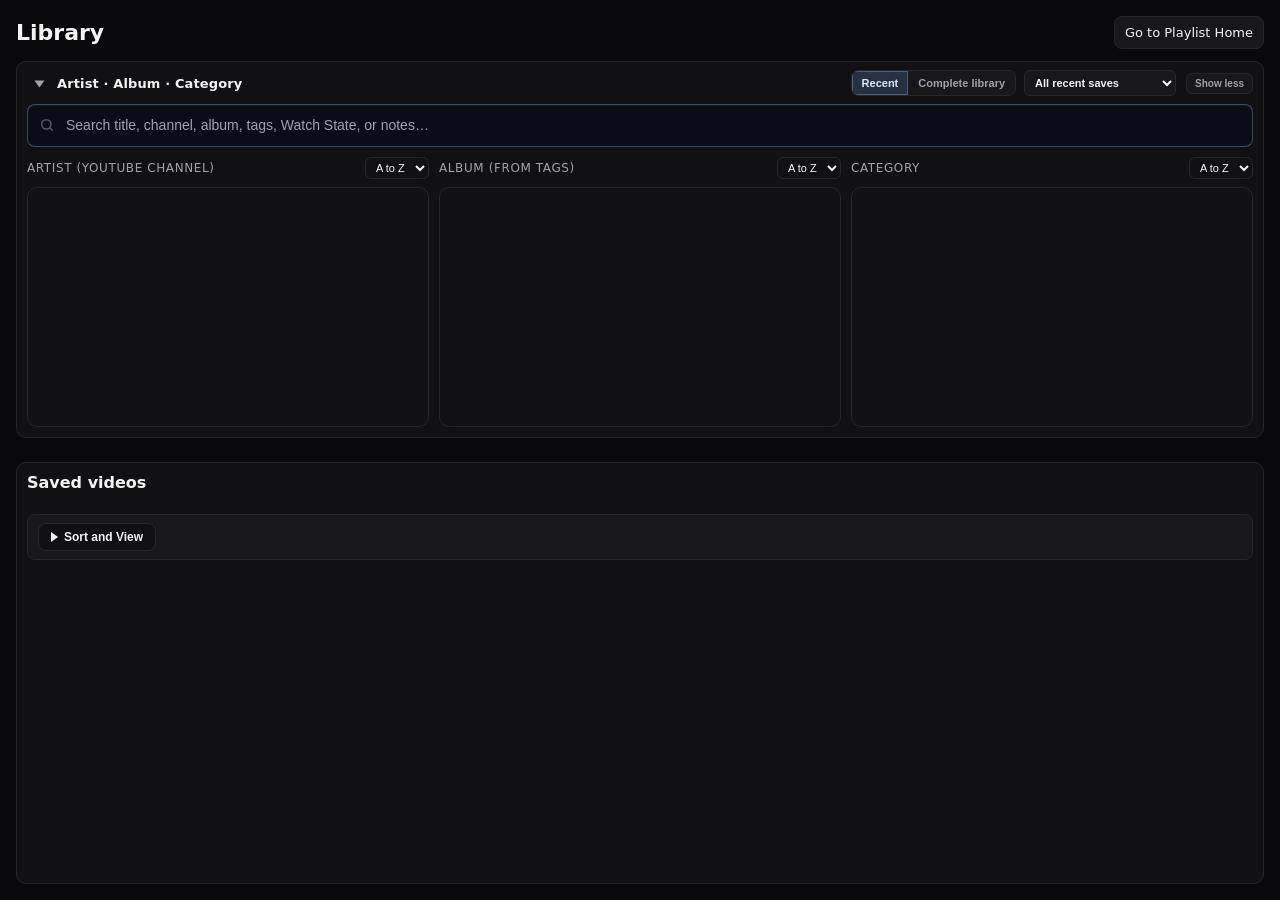
<file: dashboard/library.html>
<!DOCTYPE html>
<html lang="en" data-theme="zinc">
  <head>
    <meta charset="UTF-8" />
    <meta name="viewport" content="width=device-width, initial-scale=1" />
    <title>TubeStack — Library</title>
    <link rel="icon" type="image/png" href="../icons/logo.png" />
    <link rel="stylesheet" href="../lib/ui-themes.css" />
    <link rel="stylesheet" href="library.css" />
  </head>
  <body>
    <main class="library-page">
      <header class="library-top">
        <h1>Library</h1>
        <a class="back-btn" href="../home/home.html">Go to Playlist Home</a>
      </header>

      <section class="library-browse-panel" id="libBrowsePanel" aria-label="Browse by artist, album, and category">
        <div class="library-browse-head">
          <div class="library-browse-title-row">
            <button
              type="button"
              id="libBrowseCollapseToggle"
              class="lib-browse-panel-toggle"
              aria-expanded="true"
              aria-controls="libBrowsePanelBody"
            >
              <span class="lib-browse-caret" aria-hidden="true"></span>
              <span class="sr-only">Show or hide artist, album, and category columns</span>
            </button>
            <h2 class="library-browse-title">Artist · Album · Category</h2>
          </div>
          <div class="library-browse-head-tools">
            <div class="lib-library-scope" role="group" aria-label="Library scope">
              <button type="button" id="libScopeRecent" class="lib-scope-btn active" aria-pressed="true">
                Recent
              </button>
              <button type="button" id="libScopeComplete" class="lib-scope-btn" aria-pressed="false">
                Complete library
              </button>
            </div>
            <label class="lib-browse-session-label">
              <span class="sr-only">Saved session or playlist</span>
              <select id="libSessionSelect" class="lib-browse-session-select" aria-label="Saved session or playlist">
                <option value="recent">All recent saves</option>
              </select>
            </label>
          </div>
          <div class="library-browse-actions">
            <button type="button" id="libBrowseSizeBtn" class="lib-browse-size-btn">Show less</button>
            <button type="button" id="libBrowseShowMoreBtn" class="lib-browse-show-more-btn">Show more</button>
          </div>
        </div>
        <label class="lib-browse-search-wrap lib-browse-search-wrap--prominent">
          <span class="sr-only">Search library</span>
          <input
            type="search"
            id="libSearch"
            class="lib-browse-search-input"
            placeholder="Search title, channel, album, tags, Watch State, or notes…"
            autocomplete="off"
            spellcheck="false"
          />
        </label>
        <p class="library-browse-hint hidden" id="libBrowseOriginHint"></p>
        <div id="libBrowsePanelBody" class="library-browse-body">
          <div class="library-columns-head">
            <div class="library-head-cell">
              <span>Artist (YouTube channel)</span>
              <select id="artistSortOrder" class="library-sort-select" aria-label="Sort artists alphabetically">
                <option value="asc" selected>A to Z</option>
                <option value="desc">Z to A</option>
              </select>
            </div>
            <div class="library-head-cell">
              <span>Album (from tags)</span>
              <select id="albumSortOrder" class="library-sort-select" aria-label="Sort albums alphabetically">
                <option value="asc" selected>A to Z</option>
                <option value="desc">Z to A</option>
              </select>
            </div>
            <div class="library-head-cell">
              <span>Category</span>
              <select id="categorySortOrder" class="library-sort-select" aria-label="Sort categories alphabetically">
                <option value="asc" selected>A to Z</option>
                <option value="desc">Z to A</option>
              </select>
            </div>
          </div>

          <div class="library-columns-body">
            <section class="library-col">
              <div id="artistList" class="library-scroll"></div>
            </section>
            <section class="library-col">
              <div id="albumList" class="library-scroll"></div>
            </section>
            <section class="library-col">
              <div id="categoryList" class="library-scroll"></div>
            </section>
          </div>
        </div>
      </section>

      <section class="library-videos">
        <div class="lib-videos-head">
          <div id="libDefaultVideoTitle" class="lib-default-video-title">
            <h2 id="videosTitle">Saved videos</h2>
          </div>
          <div id="libFacetVideoHead" class="lib-facet-video-head hidden">
            <div class="lib-facet-video-text">
              <span id="libFacetName" class="lib-facet-name"></span>
              <span id="libFacetInlineCount" class="lib-facet-inline-count"></span>
            </div>
          </div>

          <div
            id="libVideosToolbar"
            class="lib-videos-toolbar lib-videos-toolbar--collapsed"
            role="toolbar"
            aria-label="Sort, view, and list actions"
          >
            <button
              type="button"
              id="libSortViewToggle"
              class="lib-sort-view-toggle"
              aria-expanded="false"
              aria-controls="libVideosToolbarBody"
            >
              <span class="lib-sort-view-caret" aria-hidden="true"></span>
              Sort and View
            </button>
            <div id="libVideosToolbarBody" class="lib-videos-toolbar-body">
              <div class="library-controls-grid">
                <div class="lib-control">
                  <span class="lib-control-label">View</span>
                  <select id="libViewMode">
                    <option value="list">List</option>
                    <option value="details" selected>Details</option>
                    <option value="grid">Grid</option>
                  </select>
                </div>
                <div class="lib-control">
                  <span class="lib-control-label">Sort</span>
                  <select id="libQuickSort">
                    <option value="saved_desc">Recently saved</option>
                    <option value="title_asc">Title (A-Z)</option>
                    <option value="creator_asc">Creator (A-Z)</option>
                    <option value="duration_desc">Length (longest)</option>
                    <option value="duration_asc">Length (shortest)</option>
                    <option value="category_asc">Category (A-Z)</option>
                  </select>
                </div>
                <div class="lib-control">
                  <span class="lib-control-label">List</span>
                  <select id="libListFilter" aria-label="Filter by watch list or saved session">
                    <option value="">All lists</option>
                  </select>
                </div>
                <div class="lib-control">
                  <span class="lib-control-label">Watch State</span>
                  <select id="libWatchStateFilter" aria-label="Filter by Watch State"></select>
                </div>
                <div class="lib-control lib-priority-control">
                  <span class="lib-control-label">Priority</span>
                  <div id="libPriorityBar" class="lib-priority-bar" role="group" aria-label="Filter by priority"></div>
                </div>
              </div>
            </div>
            <button
              type="button"
              id="libFacetDeleteAll"
              class="lib-facet-delete-all lib-videos-toolbar-delete hidden"
              title="Remove every video in this filtered list from your library"
            >
              Delete list
            </button>
          </div>
          <div id="libBulkBar" class="lib-bulk-bar hidden" role="region" aria-label="Bulk actions for checked videos">
            <label class="lib-bulk-all"
              ><input type="checkbox" id="libBulkSelectAll" /> <span>All</span></label
            >
            <span id="libBulkSummary" class="lib-bulk-summary"></span>
            <button type="button" id="libBulkDeleteSelected" class="lib-bulk-btn lib-bulk-danger">Delete</button>
            <select id="libBulkPlaylistSelect" class="lib-bulk-select" aria-label="Playlist to add to">
              <option value="">Move to…</option>
            </select>
            <button type="button" id="libBulkMoveBtn" class="lib-bulk-btn">Move</button>
            <button type="button" id="libBulkNewPlBtn" class="lib-bulk-btn lib-bulk-primary">New playlist</button>
            <select id="libBulkWatchState" class="lib-bulk-select" aria-label="Set Watch State for selected videos">
              <option value="">Set Watch State…</option>
            </select>
            <button type="button" id="libBulkWatchStateBtn" class="lib-bulk-btn">Apply Watch State</button>
          </div>
        </div>
        <div id="videosList" class="videos-scroll"></div>
      </section>
    </main>
    <script src="../lib/ui-themes.js"></script>
    <script src="../lib/watch-states.js"></script>
    <script src="../lib/youtube-url.js"></script>
    <script src="library.js"></script>
  </body>
  </html>
</file>
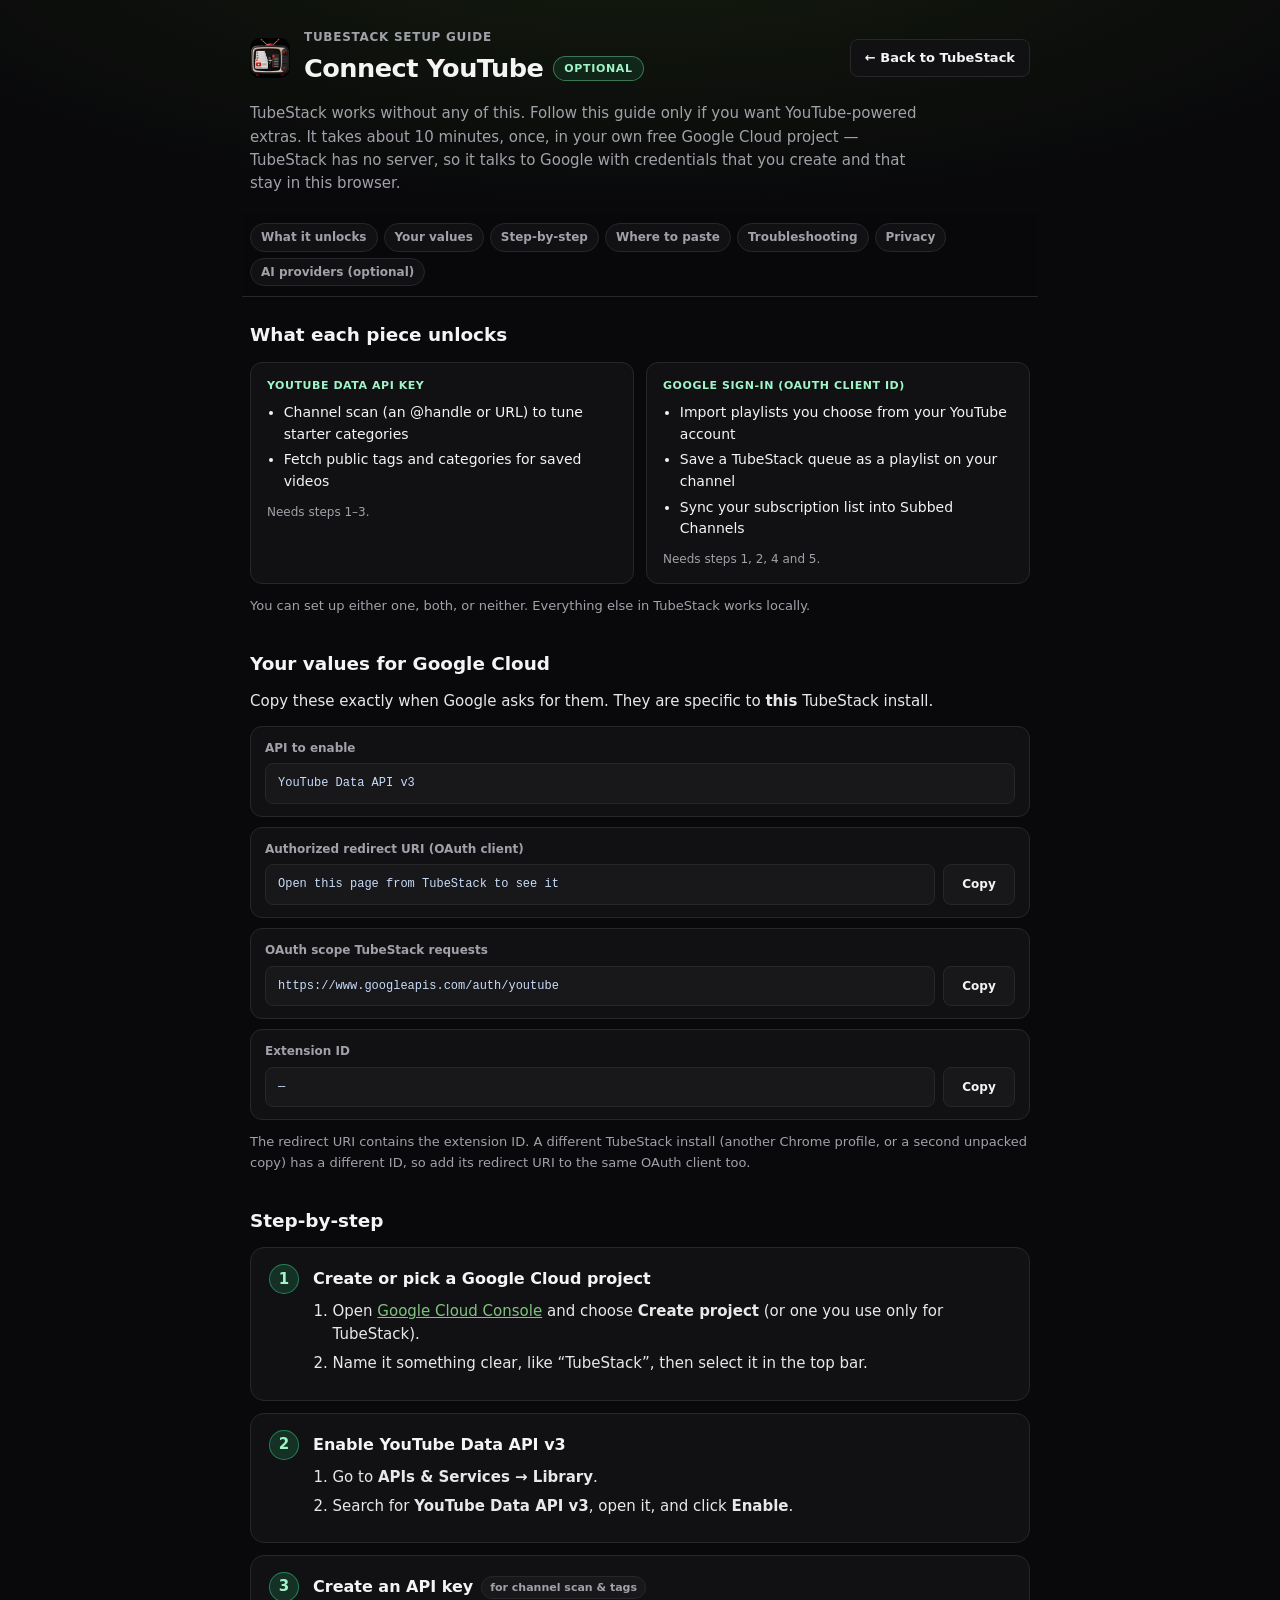
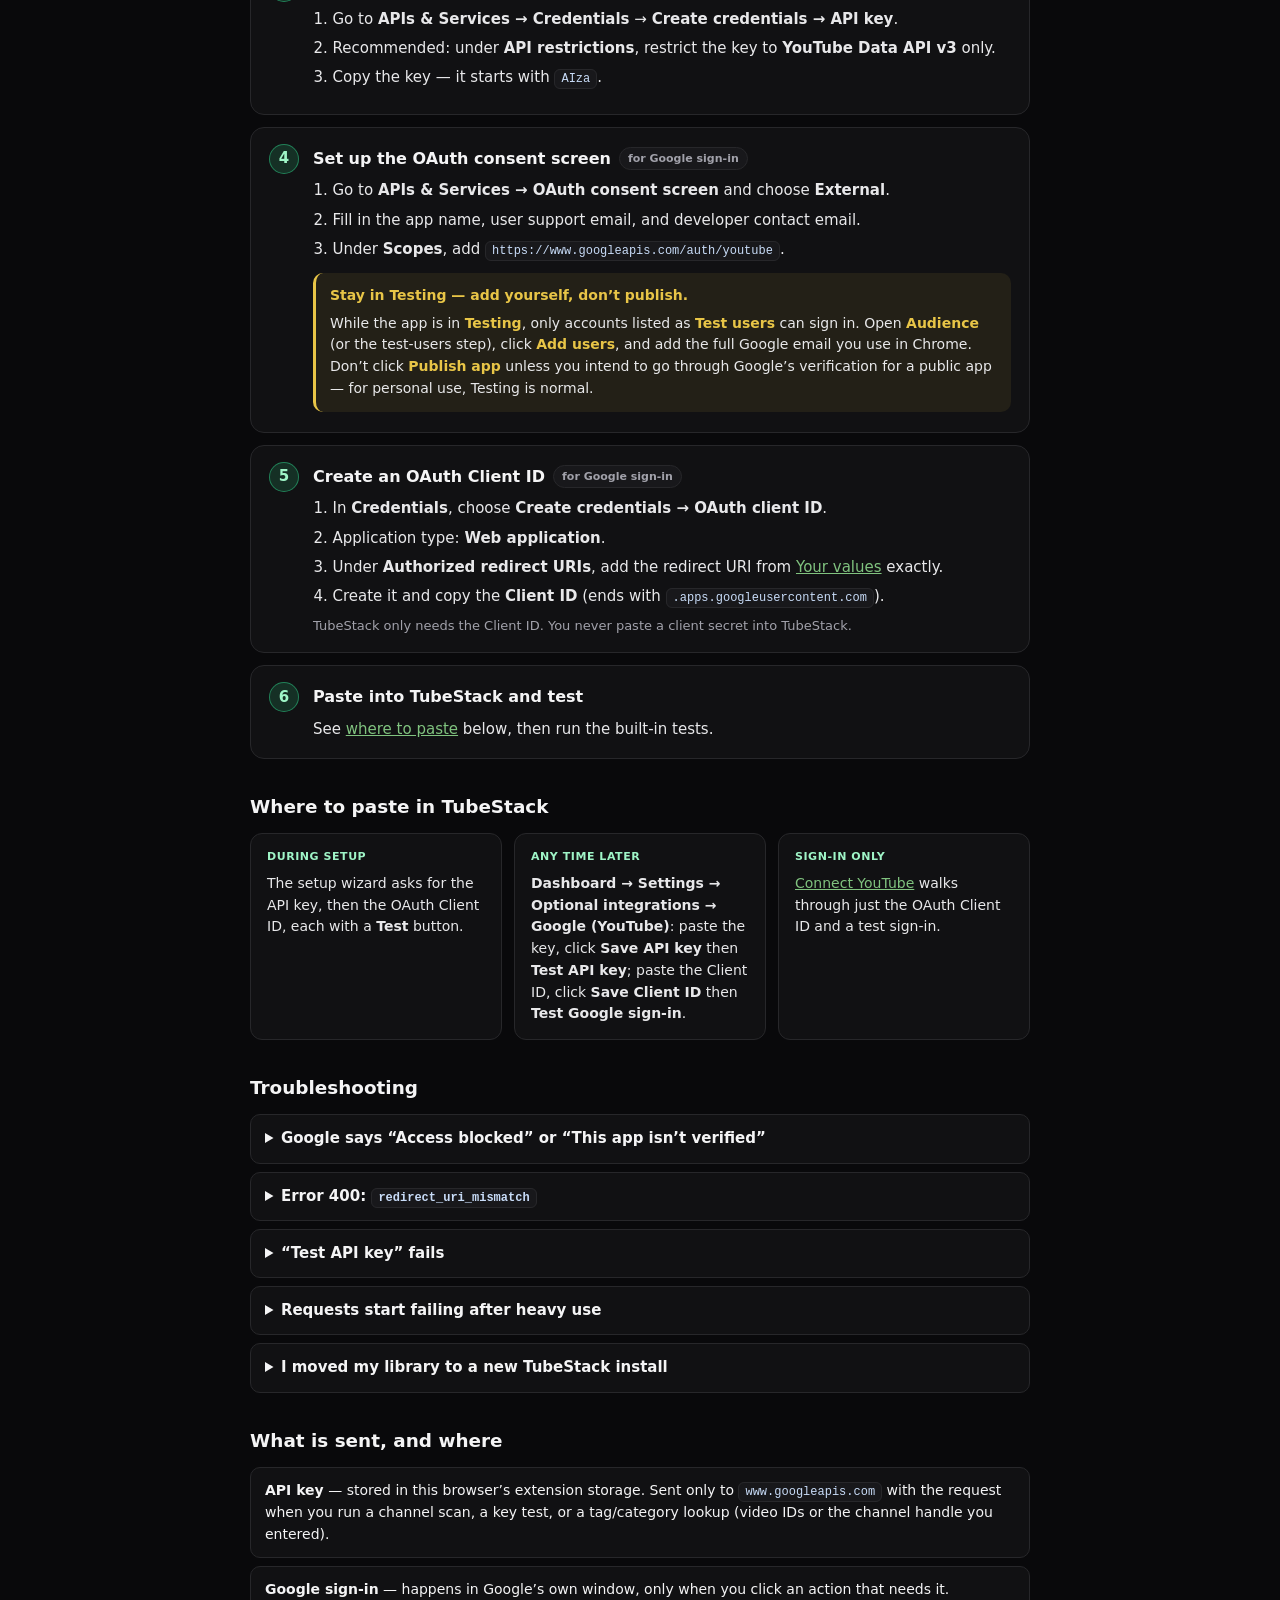
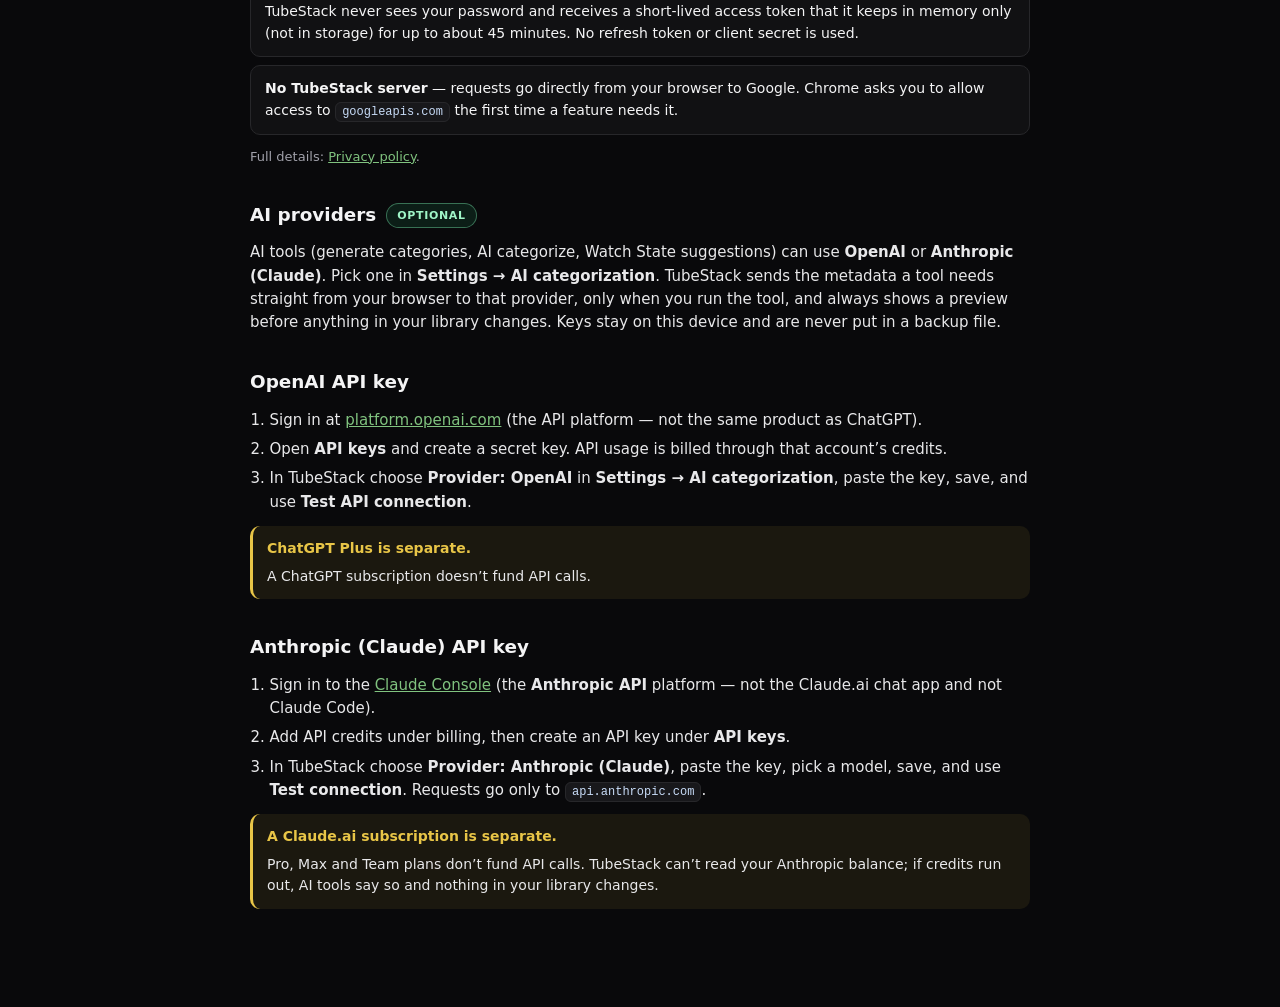
<file: dashboard/setup-guide.html>
<!DOCTYPE html>
<html lang="en" data-theme="zinc">
  <head>
    <meta charset="UTF-8" />
    <meta name="viewport" content="width=device-width, initial-scale=1" />
    <title>TubeStack — Setup guide (YouTube &amp; AI providers)</title>
    <link rel="icon" type="image/png" href="../icons/logo.png" />
    <link rel="stylesheet" href="../lib/ui-themes.css" />
    <link rel="stylesheet" href="setup-guide.css" />
  </head>
  <body>
    <div class="sg-wrap">
      <header class="sg-top">
        <div class="sg-brand">
          <img src="../icons/logo.png" alt="" width="40" height="40" />
          <div>
            <p class="sg-kicker">TubeStack setup guide</p>
            <h1>Connect YouTube <span class="sg-badge">Optional</span></h1>
          </div>
        </div>
        <a class="sg-back" href="dashboard.html">← Back to TubeStack</a>
      </header>

      <p class="sg-lead">
        TubeStack works without any of this. Follow this guide only if you want YouTube-powered extras. It takes about
        10 minutes, once, in your own free Google Cloud project — TubeStack has no server, so it talks to Google with
        credentials that you create and that stay in this browser.
      </p>

      <nav class="sg-toc" aria-label="On this page">
        <a href="#sg-unlocks">What it unlocks</a>
        <a href="#sg-values">Your values</a>
        <a href="#sg-steps">Step-by-step</a>
        <a href="#sg-paste">Where to paste</a>
        <a href="#sg-trouble">Troubleshooting</a>
        <a href="#sg-privacy">Privacy</a>
        <a href="#sg-ai">AI providers (optional)</a>
      </nav>

      <section class="sg-section" id="sg-unlocks" aria-labelledby="sg-unlocks-h">
        <h2 id="sg-unlocks-h">What each piece unlocks</h2>
        <div class="sg-cards">
          <div class="sg-card">
            <span class="sg-card-kicker">YouTube Data API key</span>
            <ul>
              <li>Channel scan (an @handle or URL) to tune starter categories</li>
              <li>Fetch public tags and categories for saved videos</li>
            </ul>
            <p class="sg-card-foot">Needs steps 1–3.</p>
          </div>
          <div class="sg-card">
            <span class="sg-card-kicker">Google sign-in (OAuth Client ID)</span>
            <ul>
              <li>Import playlists you choose from your YouTube account</li>
              <li>Save a TubeStack queue as a playlist on your channel</li>
              <li>Sync your subscription list into Subbed Channels</li>
            </ul>
            <p class="sg-card-foot">Needs steps 1, 2, 4 and 5.</p>
          </div>
        </div>
        <p class="sg-muted">You can set up either one, both, or neither. Everything else in TubeStack works locally.</p>
      </section>

      <section class="sg-section" id="sg-values" aria-labelledby="sg-values-h">
        <h2 id="sg-values-h">Your values for Google Cloud</h2>
        <p>Copy these exactly when Google asks for them. They are specific to <strong>this</strong> TubeStack install.</p>
        <div class="sg-values">
          <div class="sg-value">
            <span class="sg-value-label">API to enable</span>
            <code class="sg-code">YouTube Data API v3</code>
          </div>
          <div class="sg-value">
            <span class="sg-value-label">Authorized redirect URI (OAuth client)</span>
            <div class="sg-copy-row">
              <code class="sg-code" id="sgRedirectUri">Open this page from TubeStack to see it</code>
              <button type="button" class="sg-copy" data-copy-target="sgRedirectUri">Copy</button>
            </div>
          </div>
          <div class="sg-value">
            <span class="sg-value-label">OAuth scope TubeStack requests</span>
            <div class="sg-copy-row">
              <code class="sg-code" id="sgScope">https://www.googleapis.com/auth/youtube</code>
              <button type="button" class="sg-copy" data-copy-target="sgScope">Copy</button>
            </div>
          </div>
          <div class="sg-value">
            <span class="sg-value-label">Extension ID</span>
            <div class="sg-copy-row">
              <code class="sg-code" id="sgExtensionId">—</code>
              <button type="button" class="sg-copy" data-copy-target="sgExtensionId">Copy</button>
            </div>
          </div>
        </div>
        <p class="sg-muted">
          The redirect URI contains the extension ID. A different TubeStack install (another Chrome profile, or a second
          unpacked copy) has a different ID, so add its redirect URI to the same OAuth client too.
        </p>
      </section>

      <section class="sg-section" id="sg-steps" aria-labelledby="sg-steps-h">
        <h2 id="sg-steps-h">Step-by-step</h2>
        <ol class="sg-steps">
          <li class="sg-step">
            <span class="sg-step-num" aria-hidden="true">1</span>
            <div class="sg-step-body">
              <h3>Create or pick a Google Cloud project</h3>
              <ol>
                <li>
                  Open
                  <a href="https://console.cloud.google.com/" target="_blank" rel="noopener noreferrer">Google Cloud Console</a>
                  and choose <strong>Create project</strong> (or one you use only for TubeStack).
                </li>
                <li>Name it something clear, like “TubeStack”, then select it in the top bar.</li>
              </ol>
            </div>
          </li>
          <li class="sg-step">
            <span class="sg-step-num" aria-hidden="true">2</span>
            <div class="sg-step-body">
              <h3>Enable YouTube Data API v3</h3>
              <ol>
                <li>Go to <strong>APIs &amp; Services → Library</strong>.</li>
                <li>Search for <strong>YouTube Data API v3</strong>, open it, and click <strong>Enable</strong>.</li>
              </ol>
            </div>
          </li>
          <li class="sg-step">
            <span class="sg-step-num" aria-hidden="true">3</span>
            <div class="sg-step-body">
              <h3>Create an API key <span class="sg-tag">for channel scan &amp; tags</span></h3>
              <ol>
                <li>Go to <strong>APIs &amp; Services → Credentials</strong> → <strong>Create credentials → API key</strong>.</li>
                <li>
                  Recommended: under <strong>API restrictions</strong>, restrict the key to
                  <strong>YouTube Data API v3</strong> only.
                </li>
                <li>Copy the key — it starts with <code class="sg-inline">AIza</code>.</li>
              </ol>
            </div>
          </li>
          <li class="sg-step">
            <span class="sg-step-num" aria-hidden="true">4</span>
            <div class="sg-step-body">
              <h3>Set up the OAuth consent screen <span class="sg-tag">for Google sign-in</span></h3>
              <ol>
                <li>Go to <strong>APIs &amp; Services → OAuth consent screen</strong> and choose <strong>External</strong>.</li>
                <li>Fill in the app name, user support email, and developer contact email.</li>
                <li>Under <strong>Scopes</strong>, add <code class="sg-inline">https://www.googleapis.com/auth/youtube</code>.</li>
              </ol>
              <div class="sg-callout sg-callout--warn" role="note">
                <strong>Stay in Testing — add yourself, don’t publish.</strong>
                <p>
                  While the app is in <strong>Testing</strong>, only accounts listed as <strong>Test users</strong> can sign
                  in. Open <strong>Audience</strong> (or the test-users step), click <strong>Add users</strong>, and add the
                  full Google email you use in Chrome. Don’t click <strong>Publish app</strong> unless you intend to go
                  through Google’s verification for a public app — for personal use, Testing is normal.
                </p>
              </div>
            </div>
          </li>
          <li class="sg-step">
            <span class="sg-step-num" aria-hidden="true">5</span>
            <div class="sg-step-body">
              <h3>Create an OAuth Client ID <span class="sg-tag">for Google sign-in</span></h3>
              <ol>
                <li>In <strong>Credentials</strong>, choose <strong>Create credentials → OAuth client ID</strong>.</li>
                <li>Application type: <strong>Web application</strong>.</li>
                <li>
                  Under <strong>Authorized redirect URIs</strong>, add the redirect URI from
                  <a href="#sg-values">Your values</a> exactly.
                </li>
                <li>Create it and copy the <strong>Client ID</strong> (ends with <code class="sg-inline">.apps.googleusercontent.com</code>).</li>
              </ol>
              <p class="sg-muted">TubeStack only needs the Client ID. You never paste a client secret into TubeStack.</p>
            </div>
          </li>
          <li class="sg-step">
            <span class="sg-step-num" aria-hidden="true">6</span>
            <div class="sg-step-body">
              <h3>Paste into TubeStack and test</h3>
              <p>See <a href="#sg-paste">where to paste</a> below, then run the built-in tests.</p>
            </div>
          </li>
        </ol>
      </section>

      <section class="sg-section" id="sg-paste" aria-labelledby="sg-paste-h">
        <h2 id="sg-paste-h">Where to paste in TubeStack</h2>
        <div class="sg-cards">
          <div class="sg-card">
            <span class="sg-card-kicker">During setup</span>
            <p>The setup wizard asks for the API key, then the OAuth Client ID, each with a <strong>Test</strong> button.</p>
          </div>
          <div class="sg-card">
            <span class="sg-card-kicker">Any time later</span>
            <p>
              <strong>Dashboard → Settings → Optional integrations → Google (YouTube)</strong>: paste the key, click
              <strong>Save API key</strong> then <strong>Test API key</strong>; paste the Client ID, click
              <strong>Save Client ID</strong> then <strong>Test Google sign-in</strong>.
            </p>
          </div>
          <div class="sg-card">
            <span class="sg-card-kicker">Sign-in only</span>
            <p>
              <a href="connect-youtube.html?from=setup-guide">Connect YouTube</a> walks through just the OAuth Client ID
              and a test sign-in.
            </p>
          </div>
        </div>
      </section>

      <section class="sg-section" id="sg-trouble" aria-labelledby="sg-trouble-h">
        <h2 id="sg-trouble-h">Troubleshooting</h2>
        <details class="sg-faq">
          <summary>Google says “Access blocked” or “This app isn’t verified”</summary>
          <p>
            Your Google account isn’t listed under <strong>Test users</strong> on the consent screen (step 4), or the app
            was published. Add the exact email you sign in with and keep the app in Testing.
          </p>
        </details>
        <details class="sg-faq">
          <summary>Error 400: <code class="sg-inline">redirect_uri_mismatch</code></summary>
          <p>
            The OAuth client doesn’t list this install’s redirect URI. Copy it from <a href="#sg-values">Your values</a>
            into <strong>Authorized redirect URIs</strong> and save. Make sure the client type is
            <strong>Web application</strong>. Changes can take a few minutes to apply.
          </p>
        </details>
        <details class="sg-faq">
          <summary>“Test API key” fails</summary>
          <p>
            Check that <strong>YouTube Data API v3</strong> is enabled in the same project as the key (step 2), that the
            key was copied completely, and that any API restriction includes YouTube Data API v3.
          </p>
        </details>
        <details class="sg-faq">
          <summary>Requests start failing after heavy use</summary>
          <p>
            Google gives each project a free daily YouTube API quota. If it runs out, requests fail until it resets the
            next day (Pacific time). Usage is visible under <strong>APIs &amp; Services → YouTube Data API v3 → Quotas</strong>.
          </p>
        </details>
        <details class="sg-faq">
          <summary>I moved my library to a new TubeStack install</summary>
          <p>
            TubeStack backups deliberately leave out API keys and the OAuth Client ID. Paste them again on the new install,
            and add the new install’s redirect URI to your OAuth client (the extension ID changes).
          </p>
        </details>
      </section>

      <section class="sg-section" id="sg-privacy" aria-labelledby="sg-privacy-h">
        <h2 id="sg-privacy-h">What is sent, and where</h2>
        <ul class="sg-facts">
          <li>
            <strong>API key</strong> — stored in this browser’s extension storage. Sent only to
            <code class="sg-inline">www.googleapis.com</code> with the request when you run a channel scan, a key test, or a
            tag/category lookup (video IDs or the channel handle you entered).
          </li>
          <li>
            <strong>Google sign-in</strong> — happens in Google’s own window, only when you click an action that needs it.
            TubeStack never sees your password and receives a short-lived access token that it keeps in memory only (not in
            storage) for up to about 45 minutes. No refresh token or client secret is used.
          </li>
          <li>
            <strong>No TubeStack server</strong> — requests go directly from your browser to Google. Chrome asks you to allow
            access to <code class="sg-inline">googleapis.com</code> the first time a feature needs it.
          </li>
        </ul>
        <p class="sg-muted">
          Full details: <a href="../privacy/privacy.html" target="_blank" rel="noopener noreferrer">Privacy policy</a>.
        </p>
      </section>

      <section class="sg-section" id="sg-ai" aria-labelledby="sg-ai-h">
        <h2 id="sg-ai-h">AI providers <span class="sg-badge">Optional</span></h2>
        <p>
          AI tools (generate categories, AI categorize, Watch State suggestions) can use <strong>OpenAI</strong> or
          <strong>Anthropic (Claude)</strong>. Pick one in <strong>Settings → AI categorization</strong>. TubeStack sends the
          metadata a tool needs straight from your browser to that provider, only when you run the tool, and always
          shows a preview before anything in your library changes. Keys stay on this device and are never put in a
          backup file.
        </p>
      </section>

      <section class="sg-section" id="sg-openai" aria-labelledby="sg-openai-h">
        <h2 id="sg-openai-h">OpenAI API key</h2>
        <ol class="sg-plain-steps">
          <li>
            Sign in at
            <a href="https://platform.openai.com/" target="_blank" rel="noopener noreferrer">platform.openai.com</a> (the
            API platform — not the same product as ChatGPT).
          </li>
          <li>Open <strong>API keys</strong> and create a secret key. API usage is billed through that account’s credits.</li>
          <li>
            In TubeStack choose <strong>Provider: OpenAI</strong> in <strong>Settings → AI categorization</strong>, paste the
            key, save, and use <strong>Test API connection</strong>.
          </li>
        </ol>
        <div class="sg-callout" role="note">
          <strong>ChatGPT Plus is separate.</strong>
          <p>A ChatGPT subscription doesn’t fund API calls.</p>
        </div>
      </section>

      <section class="sg-section" id="sg-anthropic" aria-labelledby="sg-anthropic-h">
        <h2 id="sg-anthropic-h">Anthropic (Claude) API key</h2>
        <ol class="sg-plain-steps">
          <li>
            Sign in to the
            <a href="https://platform.claude.com/" target="_blank" rel="noopener noreferrer">Claude Console</a>
            (the <strong>Anthropic API</strong> platform — not the Claude.ai chat app and not Claude Code).
          </li>
          <li>Add API credits under billing, then create an API key under <strong>API keys</strong>.</li>
          <li>
            In TubeStack choose <strong>Provider: Anthropic (Claude)</strong>, paste the key, pick a model, save, and use
            <strong>Test connection</strong>. Requests go only to <span class="sg-inline">api.anthropic.com</span>.
          </li>
        </ol>
        <div class="sg-callout" role="note">
          <strong>A Claude.ai subscription is separate.</strong>
          <p>
            Pro, Max and Team plans don’t fund API calls. TubeStack can’t read your Anthropic balance; if credits run
            out, AI tools say so and nothing in your library changes.
          </p>
        </div>
      </section>
    </div>
    <script src="../lib/ui-themes.js"></script>
    <script src="setup-guide.js"></script>
  </body>
</html>
</file>
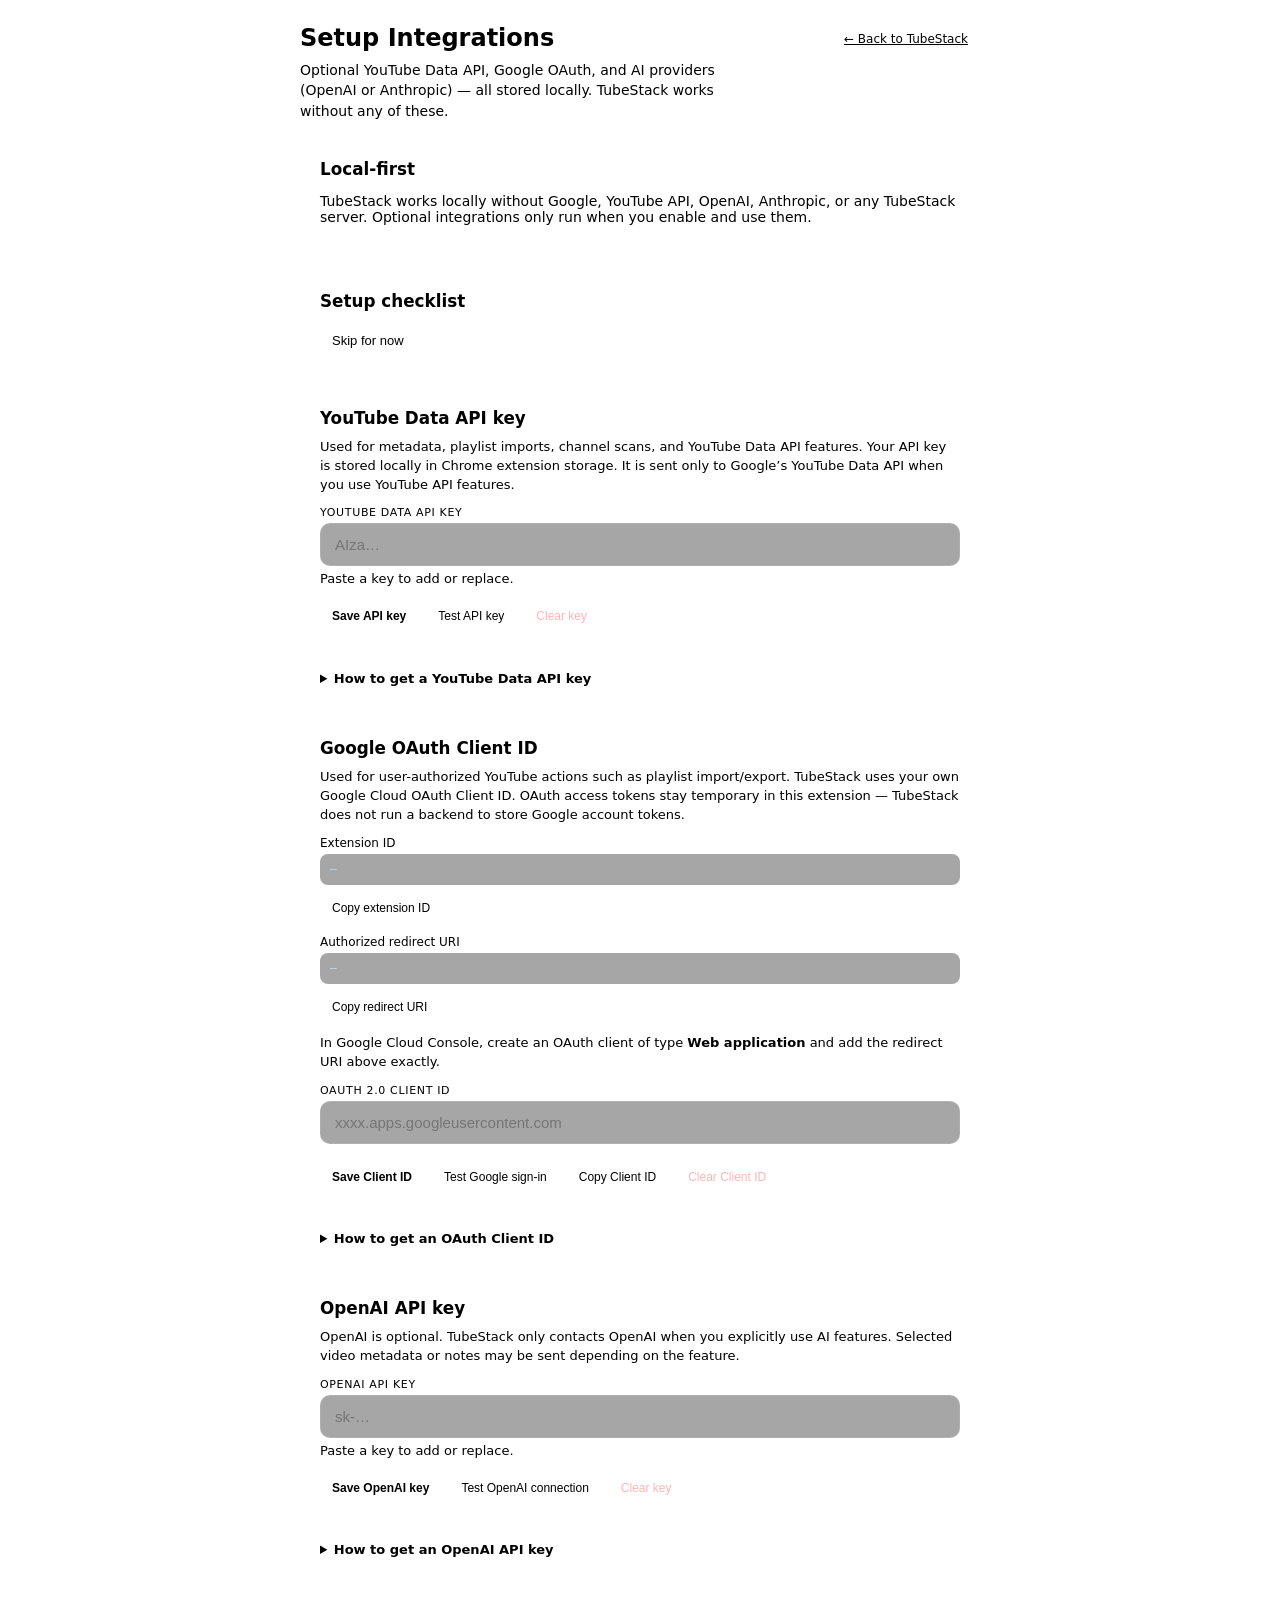
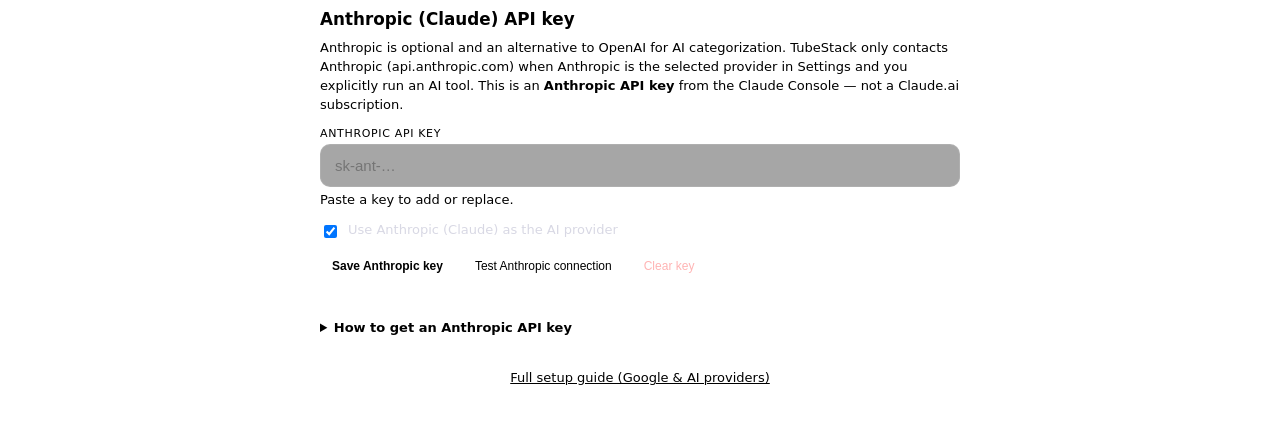
<file: dashboard/setup-integrations.html>
<!DOCTYPE html>
<html lang="en">
  <head>
    <meta charset="UTF-8" />
    <meta name="viewport" content="width=device-width, initial-scale=1" />
    <title>TubeStack — Setup Integrations</title>
    <link rel="icon" type="image/png" href="../icons/logo.png" />
    <link rel="stylesheet" href="dashboard.css" />
    <link rel="stylesheet" href="setup-integrations.css" />
  </head>
  <body class="si-page">
    <div class="si-wrap">
      <header class="si-top">
        <div>
          <h1>Setup Integrations</h1>
          <p class="si-lead">
            Optional YouTube Data API, Google OAuth, and AI providers (OpenAI or Anthropic) — all stored locally. TubeStack works without any of
            these.
          </p>
        </div>
        <nav class="si-nav" aria-label="Back">
          <a id="siBackDashboard" class="btn small ghost" href="dashboard.html">← Back to TubeStack</a>
          <a id="siBackSettings" class="btn small ghost hidden" href="dashboard.html#settings">← Back to Settings</a>
        </nav>
      </header>

      <section class="si-card si-reminder" aria-labelledby="si-local-heading">
        <h2 id="si-local-heading" class="si-section-title">Local-first</h2>
        <p>
          TubeStack works locally without Google, YouTube API, OpenAI, Anthropic, or any TubeStack server. Optional integrations
          only run when you enable and use them.
        </p>
      </section>

      <aside class="si-card si-checklist" aria-labelledby="si-check-heading">
        <h2 id="si-check-heading" class="si-section-title">Setup checklist</h2>
        <ul id="siChecklist" class="si-checklist-list"></ul>
        <div class="si-check-actions">
          <button type="button" id="siBtnSkip" class="btn ghost">Skip for now</button>
          <button type="button" id="siBtnSaveContinue" class="btn primary">Save and continue</button>
        </div>
      </aside>

      <section class="si-card" id="siSectionYoutubeApi" aria-labelledby="si-yt-api-heading">
        <h2 id="si-yt-api-heading" class="si-section-title">YouTube Data API key</h2>
        <p class="si-hint">
          Used for metadata, playlist imports, channel scans, and YouTube Data API features. Your API key is stored
          locally in Chrome extension storage. It is sent only to Google’s YouTube Data API when you use YouTube API
          features.
        </p>
        <label class="ob-label" for="siYoutubeApiKey">YouTube Data API key</label>
        <input
          type="password"
          id="siYoutubeApiKey"
          class="oobe-input"
          autocomplete="off"
          spellcheck="false"
          placeholder="AIza…"
        />
        <p class="si-hint ob-muted" id="siYoutubeKeyHint">Paste a key to add or replace.</p>
        <div class="si-actions">
          <button type="button" id="siSaveYoutubeApi" class="btn small">Save API key</button>
          <button type="button" id="siTestYoutubeApi" class="btn small ghost">Test API key</button>
          <button type="button" id="siClearYoutubeApi" class="btn small danger ghost">Clear key</button>
        </div>
        <p id="siYoutubeApiStatus" class="si-status" role="status"></p>
        <details class="si-help">
          <summary>How to get a YouTube Data API key</summary>
          <ol>
            <li>Go to <a href="https://console.cloud.google.com/" target="_blank" rel="noopener noreferrer">Google Cloud Console</a>.</li>
            <li>Create or select a project.</li>
            <li>Enable <strong>YouTube Data API v3</strong>.</li>
            <li>Create an <strong>API key</strong> under Credentials.</li>
            <li>Paste it into TubeStack and test.</li>
            <li>Optional: restrict the key to YouTube Data API v3.</li>
          </ol>
        </details>
      </section>

      <section class="si-card" id="siSectionOAuth" aria-labelledby="si-oauth-heading">
        <h2 id="si-oauth-heading" class="si-section-title">Google OAuth Client ID</h2>
        <p class="si-hint">
          Used for user-authorized YouTube actions such as playlist import/export. TubeStack uses your own Google Cloud
          OAuth Client ID. OAuth access tokens stay temporary in this extension — TubeStack does not run a backend to
          store Google account tokens.
        </p>
        <div class="si-meta-block">
          <span class="si-meta-label">Extension ID</span>
          <code id="siExtensionId" class="oauth-redirect">—</code>
          <button type="button" class="btn small ghost si-copy" data-copy-target="siExtensionId">Copy extension ID</button>
        </div>
        <div class="si-meta-block">
          <span class="si-meta-label">Authorized redirect URI</span>
          <code id="siOAuthRedirect" class="oauth-redirect">—</code>
          <button type="button" class="btn small ghost si-copy" data-copy-target="siOAuthRedirect">Copy redirect URI</button>
        </div>
        <p class="si-hint ob-muted">
          In Google Cloud Console, create an OAuth client of type <strong>Web application</strong> and add the redirect
          URI above exactly.
        </p>
        <label class="ob-label" for="siOAuthClientId">OAuth 2.0 Client ID</label>
        <input
          type="text"
          id="siOAuthClientId"
          class="oobe-input oauth-input"
          spellcheck="false"
          autocomplete="off"
          placeholder="xxxx.apps.googleusercontent.com"
        />
        <div class="si-actions">
          <button type="button" id="siSaveOAuth" class="btn small">Save Client ID</button>
          <button type="button" id="siTestOAuth" class="btn small ghost">Test Google sign-in</button>
          <button type="button" class="btn small ghost si-copy" data-copy-source="siOAuthClientId">Copy Client ID</button>
          <button type="button" id="siClearOAuth" class="btn small danger ghost">Clear Client ID</button>
        </div>
        <p id="siOAuthStatus" class="si-status" role="status"></p>
        <details class="si-help">
          <summary>How to get an OAuth Client ID</summary>
          <ol>
            <li>Go to Google Cloud Console → <strong>OAuth consent screen</strong> and configure it.</li>
            <li>Create <strong>OAuth 2.0 Client ID</strong> → type <strong>Web application</strong>.</li>
            <li>Add the redirect URI shown above (from <code>chrome.identity.getRedirectURL()</code>).</li>
            <li>Paste the Client ID into TubeStack and use <strong>Test Google sign-in</strong>.</li>
          </ol>
        </details>
      </section>

      <section class="si-card" id="siSectionOpenai" aria-labelledby="si-openai-heading">
        <h2 id="si-openai-heading" class="si-section-title">OpenAI API key</h2>
        <p class="si-hint">
          OpenAI is optional. TubeStack only contacts OpenAI when you explicitly use AI features. Selected video metadata
          or notes may be sent depending on the feature.
        </p>
        <label class="ob-label" for="siOpenaiKey">OpenAI API key</label>
        <input type="password" id="siOpenaiKey" class="oobe-input" autocomplete="off" spellcheck="false" placeholder="sk-…" />
        <p class="si-hint ob-muted" id="siOpenaiKeyHint">Paste a key to add or replace.</p>
        <div class="si-actions">
          <button type="button" id="siSaveOpenai" class="btn small">Save OpenAI key</button>
          <button type="button" id="siTestOpenai" class="btn small ghost">Test OpenAI connection</button>
          <button type="button" id="siClearOpenai" class="btn small danger ghost">Clear key</button>
        </div>
        <p id="siOpenaiStatus" class="si-status" role="status"></p>
        <details class="si-help">
          <summary>How to get an OpenAI API key</summary>
          <ol>
            <li>Sign in at <a href="https://platform.openai.com/" target="_blank" rel="noopener noreferrer">OpenAI</a>.</li>
            <li>Create an API key under API keys.</li>
            <li>Paste it here and test when you want AI features.</li>
          </ol>
        </details>
      </section>

      <section class="si-card" id="siSectionAnthropic" aria-labelledby="si-anthropic-heading">
        <h2 id="si-anthropic-heading" class="si-section-title">Anthropic (Claude) API key</h2>
        <p class="si-hint">
          Anthropic is optional and an alternative to OpenAI for AI categorization. TubeStack only contacts Anthropic
          (api.anthropic.com) when Anthropic is the selected provider in Settings and you explicitly run an AI tool.
          This is an <strong>Anthropic API key</strong> from the Claude Console — not a Claude.ai subscription.
        </p>
        <label class="ob-label" for="siAnthropicKey">Anthropic API key</label>
        <input type="password" id="siAnthropicKey" class="oobe-input" autocomplete="off" spellcheck="false" placeholder="sk-ant-…" />
        <p class="si-hint ob-muted" id="siAnthropicKeyHint">Paste a key to add or replace.</p>
        <label class="modal-checkbox"
          ><input type="checkbox" id="siAnthropicMakeDefault" checked /> Use Anthropic (Claude) as the AI provider</label
        >
        <div class="si-actions">
          <button type="button" id="siSaveAnthropic" class="btn small">Save Anthropic key</button>
          <button type="button" id="siTestAnthropic" class="btn small ghost">Test Anthropic connection</button>
          <button type="button" id="siClearAnthropic" class="btn small danger ghost">Clear key</button>
        </div>
        <p id="siAnthropicStatus" class="si-status" role="status"></p>
        <details class="si-help">
          <summary>How to get an Anthropic API key</summary>
          <ol>
            <li>Sign in to the <a href="https://platform.claude.com/" target="_blank" rel="noopener noreferrer">Claude Console</a>.</li>
            <li>Add API credits under billing, then create a key under API keys.</li>
            <li>Paste it here and test it. Choose the model in Settings → AI categorization.</li>
          </ol>
        </details>
      </section>

      <footer class="si-footer">
        <a class="btn ghost" href="setup-guide.html" target="_blank" rel="noopener noreferrer">Full setup guide (Google &amp; AI providers)</a>
      </footer>
    </div>
    <script src="setup-integrations.js"></script>
  </body>
</html>
</file>
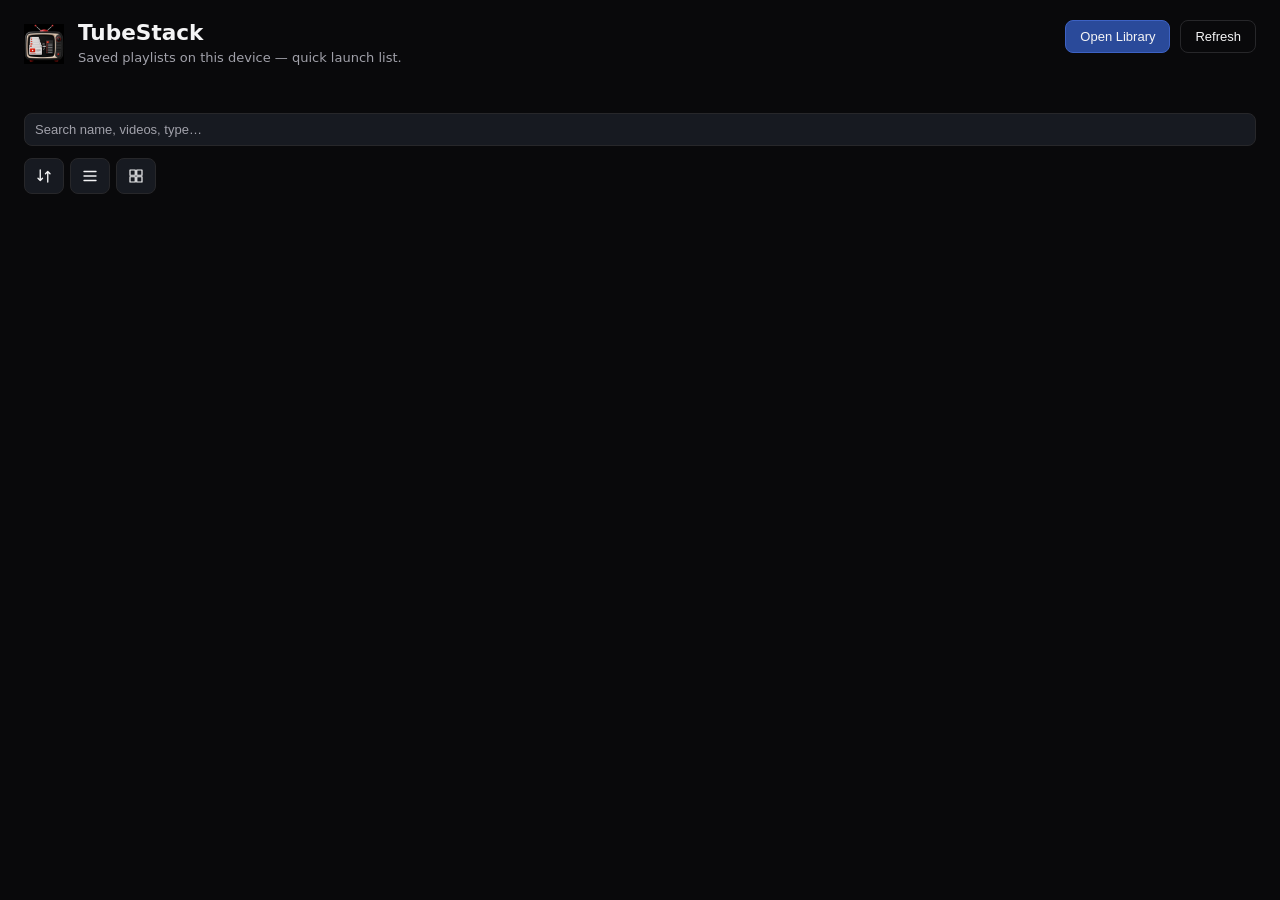
<file: home/home.html>
<!DOCTYPE html>
<html lang="en" data-theme="zinc">
  <head>
    <meta charset="UTF-8" />
    <meta name="viewport" content="width=device-width, initial-scale=1" />
    <title>TubeStack — Playlist Home</title>
    <link rel="icon" type="image/png" href="../icons/logo.png" />
    <link rel="stylesheet" href="../lib/ui-themes.css" />
    <link rel="stylesheet" href="home.css" />
  </head>
  <body>
    <header class="home-header">
      <div class="home-brand">
        <img src="../icons/logo.png" alt="" width="40" height="40" />
        <div>
          <h1>TubeStack</h1>
          <p class="home-tagline">Saved playlists on this device — quick launch list.</p>
        </div>
      </div>
      <div class="home-actions">
        <button type="button" id="btnOpenLibrary" class="btn primary">Open Library</button>
        <button type="button" id="btnRefresh" class="btn ghost">Refresh</button>
      </div>
    </header>
    <p id="homeStatus" class="home-status" role="status"></p>
    <section id="homeConnectYoutube" class="home-connect-youtube hidden" aria-label="Connect YouTube">
      <p>
        <strong>Optional:</strong> Connect your YouTube account to import playlists or save queues to your channel.
        TubeStack works locally without it.
      </p>
      <a class="btn small primary" href="../dashboard/connect-youtube.html?from=home">Connect YouTube</a>
    </section>
    <section class="home-playlist-controls" aria-label="Playlist list">
      <label class="home-search-wrap">
        <span class="sr-only">Search playlists</span>
        <input
          type="search"
          id="homePlaylistSearch"
          placeholder="Search name, videos, type…"
          autocomplete="off"
        />
      </label>
      <div class="home-toolbar-shell">
        <div class="home-toolbar-row">
          <div class="home-toolbar" id="homeToolbar" role="toolbar" aria-label="Sort, view, and grid size">
          <button
            type="button"
            id="homeSortToggle"
            class="home-tool-btn"
            aria-expanded="false"
            aria-controls="homeSortPanel"
            title="Sort playlists"
          >
            <svg viewBox="0 0 24 24" aria-hidden="true" class="home-tool-icon">
              <path
                d="M7 4v14m0 0l-3-3m3 3l3-3M17 20V6m0 0l-3 3m3-3l3 3"
                fill="none"
                stroke="currentColor"
                stroke-width="1.8"
                stroke-linecap="round"
                stroke-linejoin="round"
              />
            </svg>
            <span class="sr-only">Sort</span>
          </button>
          <button
            type="button"
            id="homeViewToggle"
            class="home-tool-btn"
            aria-expanded="false"
            aria-controls="homeViewPanel"
            title="Layout"
          >
            <svg viewBox="0 0 24 24" aria-hidden="true" class="home-tool-icon">
              <path
                d="M4 6h16M4 12h16M4 18h16"
                fill="none"
                stroke="currentColor"
                stroke-width="1.8"
                stroke-linecap="round"
              />
            </svg>
            <span class="sr-only">View</span>
          </button>
          <button
            type="button"
            id="homeSizeToggle"
            class="home-tool-btn"
            aria-expanded="false"
            aria-controls="homeSizePanel"
            title="Grid tile size"
            disabled
          >
            <svg viewBox="0 0 24 24" aria-hidden="true" class="home-tool-icon">
              <path
                d="M4 4h7v7H4V4zm9 0h7v7h-7V4zM4 13h7v7H4v-7zm9 0h7v7h-7v-7z"
                fill="none"
                stroke="currentColor"
                stroke-width="1.6"
                stroke-linejoin="round"
              />
            </svg>
            <span class="sr-only">Grid size</span>
          </button>
        </div>
      </div>
      <div id="homeSortPanel" class="home-popover hidden" role="group" aria-label="Sort by">
        <button type="button" class="home-opt-btn" data-home-sort="newest">Newest</button>
        <button type="button" class="home-opt-btn" data-home-sort="oldest">Oldest</button>
        <button type="button" class="home-opt-btn" data-home-sort="name_asc">Name A–Z</button>
        <button type="button" class="home-opt-btn" data-home-sort="name_desc">Name Z–A</button>
        <button type="button" class="home-opt-btn" data-home-sort="videos_desc">Most videos</button>
        <button type="button" class="home-opt-btn" data-home-sort="videos_asc">Fewest videos</button>
      </div>
      <div id="homeViewPanel" class="home-popover hidden" role="group" aria-label="Layout">
        <button type="button" class="home-opt-btn" data-home-view="cards">Cards</button>
        <button type="button" class="home-opt-btn" data-home-view="list">List</button>
        <button type="button" class="home-opt-btn" data-home-view="dense">Compact grid</button>
      </div>
      <div id="homeSizePanel" class="home-popover hidden" role="group" aria-label="Grid tile size">
        <button type="button" class="home-opt-btn" data-home-size="sm">Small</button>
        <button type="button" class="home-opt-btn" data-home-size="md">Medium</button>
        <button type="button" class="home-opt-btn" data-home-size="lg">Large</button>
      </div>
      </div>
    </section>
    <div id="homeGrid" class="home-grid"></div>
    <p id="homeEmpty" class="home-empty hidden">
      No local playlists yet. Open the library and use “Save playlist…” → Save locally only.
    </p>
    <script src="../lib/ui-themes.js"></script>
    <script src="home.js"></script>
  </body>
</html>
</file>
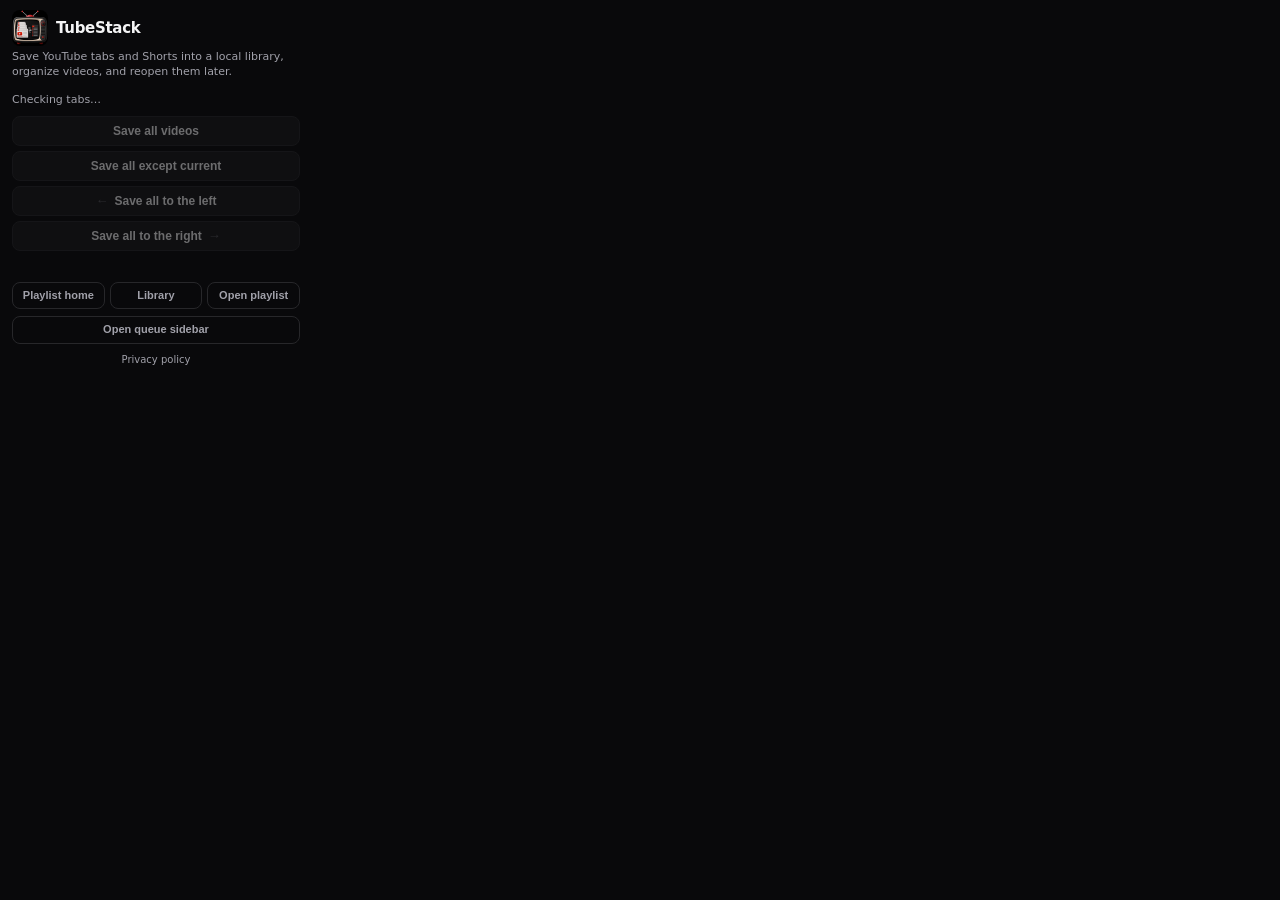
<file: popup/popup.html>
<!DOCTYPE html>
<html lang="en" data-theme="zinc">
  <head>
    <meta charset="UTF-8" />
    <meta name="viewport" content="width=device-width, initial-scale=1" />
    <title>TubeStack</title>
    <link rel="stylesheet" href="../lib/ui-themes.css" />
    <link rel="stylesheet" href="popup.css" />
  </head>
  <body>
    <header class="hdr">
      <div class="hdr-top">
        <img src="../icons/logo.png" alt="" class="hdr-logo" width="36" height="36" />
        <h1>TubeStack</h1>
      </div>
      <p class="sub">Save YouTube tabs and Shorts into a local library, organize videos, and reopen them later.</p>
    </header>
    <section id="privacyConsentBanner" class="privacy-consent" hidden>
      <p>
        TubeStack stores your YouTube library and <strong>local watch progress</strong> from open YouTube tabs on
        <strong>this device</strong>. It does not use Chrome History.
        <a href="../privacy/privacy.html" target="_blank" rel="noopener noreferrer">Privacy policy</a>
      </p>
      <button type="button" id="btnPrivacyConsent" class="btn">I understand — continue</button>
    </section>
    <section class="panel">
      <p id="libraryLine" class="library"></p>
      <p id="countLine" class="count">Checking tabs…</p>
      <div class="save-stack" role="group" aria-label="Save YouTube videos">
        <button type="button" id="btnSaveAll" class="btn" disabled>Save all videos</button>
        <button type="button" id="btnSaveExcept" class="btn" disabled title="Every YouTube watch or Shorts tab in this window except the active tab.">
          Save all except current
        </button>
        <button type="button" id="btnSaveLeft" class="btn btn-dir btn-dir--left" disabled>
          <span class="btn-dir-arrow" aria-hidden="true">←</span>
          <span class="btn-dir-text">Save all to the left</span>
        </button>
        <button type="button" id="btnSaveRight" class="btn btn-dir btn-dir--right" disabled>
          <span class="btn-dir-text">Save all to the right</span>
          <span class="btn-dir-arrow" aria-hidden="true">→</span>
        </button>
      </div>
      <p id="status" class="status" role="status"></p>
    </section>
    <footer class="ftr">
      <button type="button" id="btnHome" class="btn ghost">Playlist home</button>
      <button type="button" id="btnLibrary" class="btn ghost">Library</button>
      <button type="button" id="btnDash" class="btn ghost">Open playlist</button>
      <button type="button" id="btnSidebar" class="btn ghost ftr-wide" title="Open the optional queue sidebar in Chrome's side panel (toolbar popup opens first).">Open queue sidebar</button>
    </footer>
    <p class="ftr-privacy">
      <a href="../privacy/privacy.html" target="_blank" rel="noopener noreferrer">Privacy policy</a>
    </p>
    <script src="../lib/ui-themes.js"></script>
    <script src="popup.js" type="module"></script>
  </body>
</html>
</file>
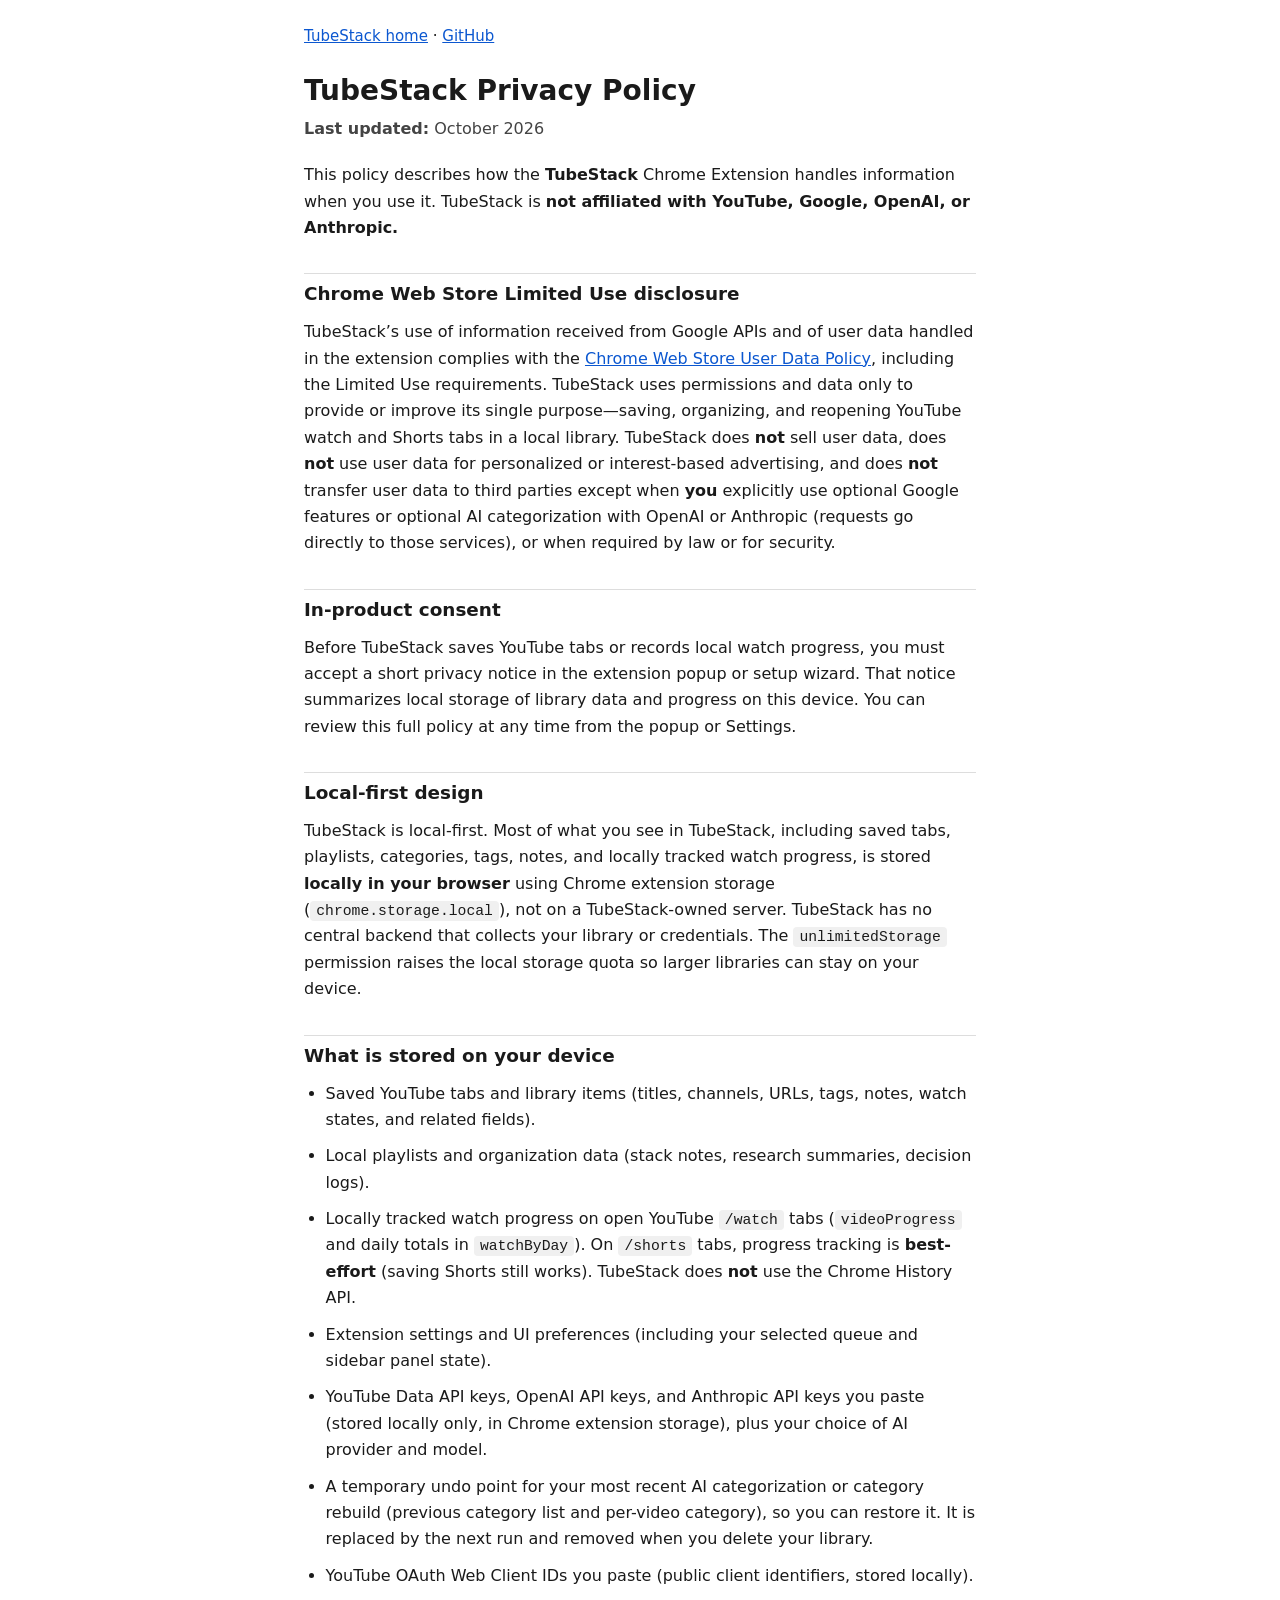
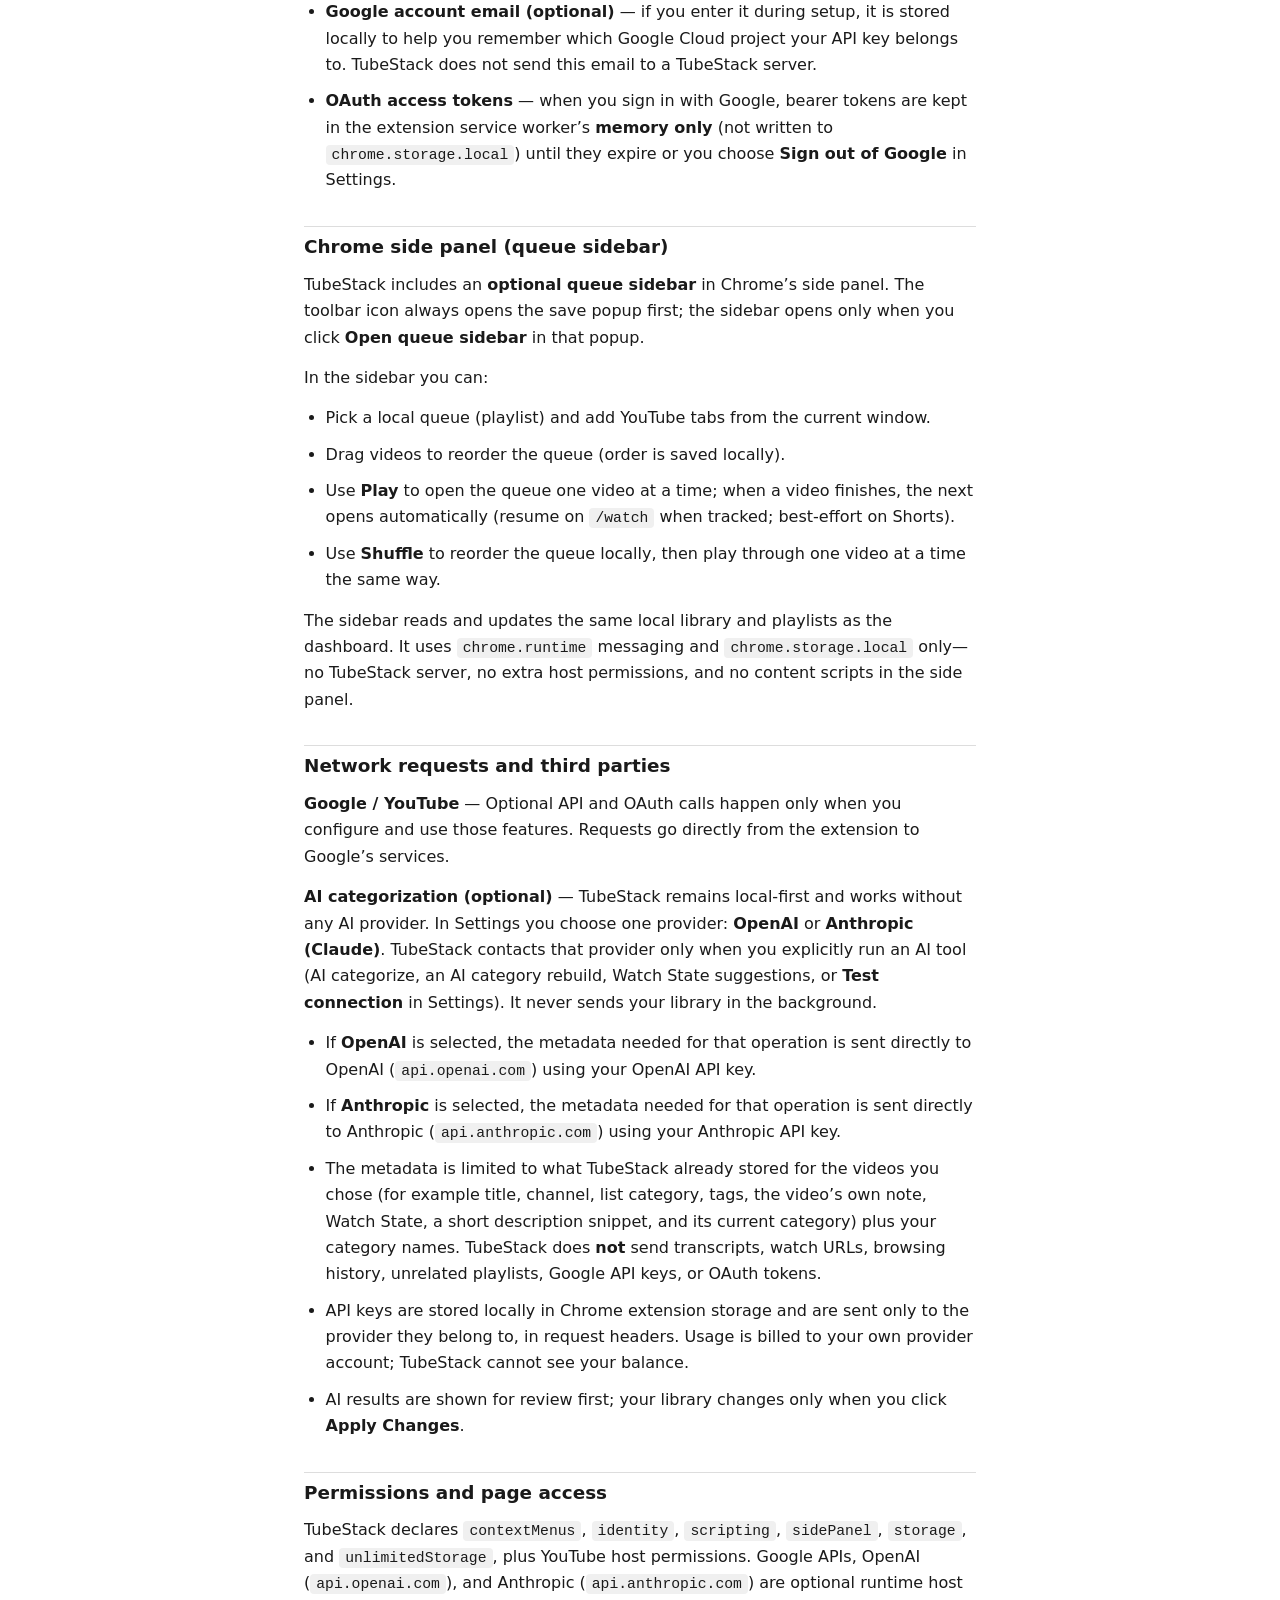
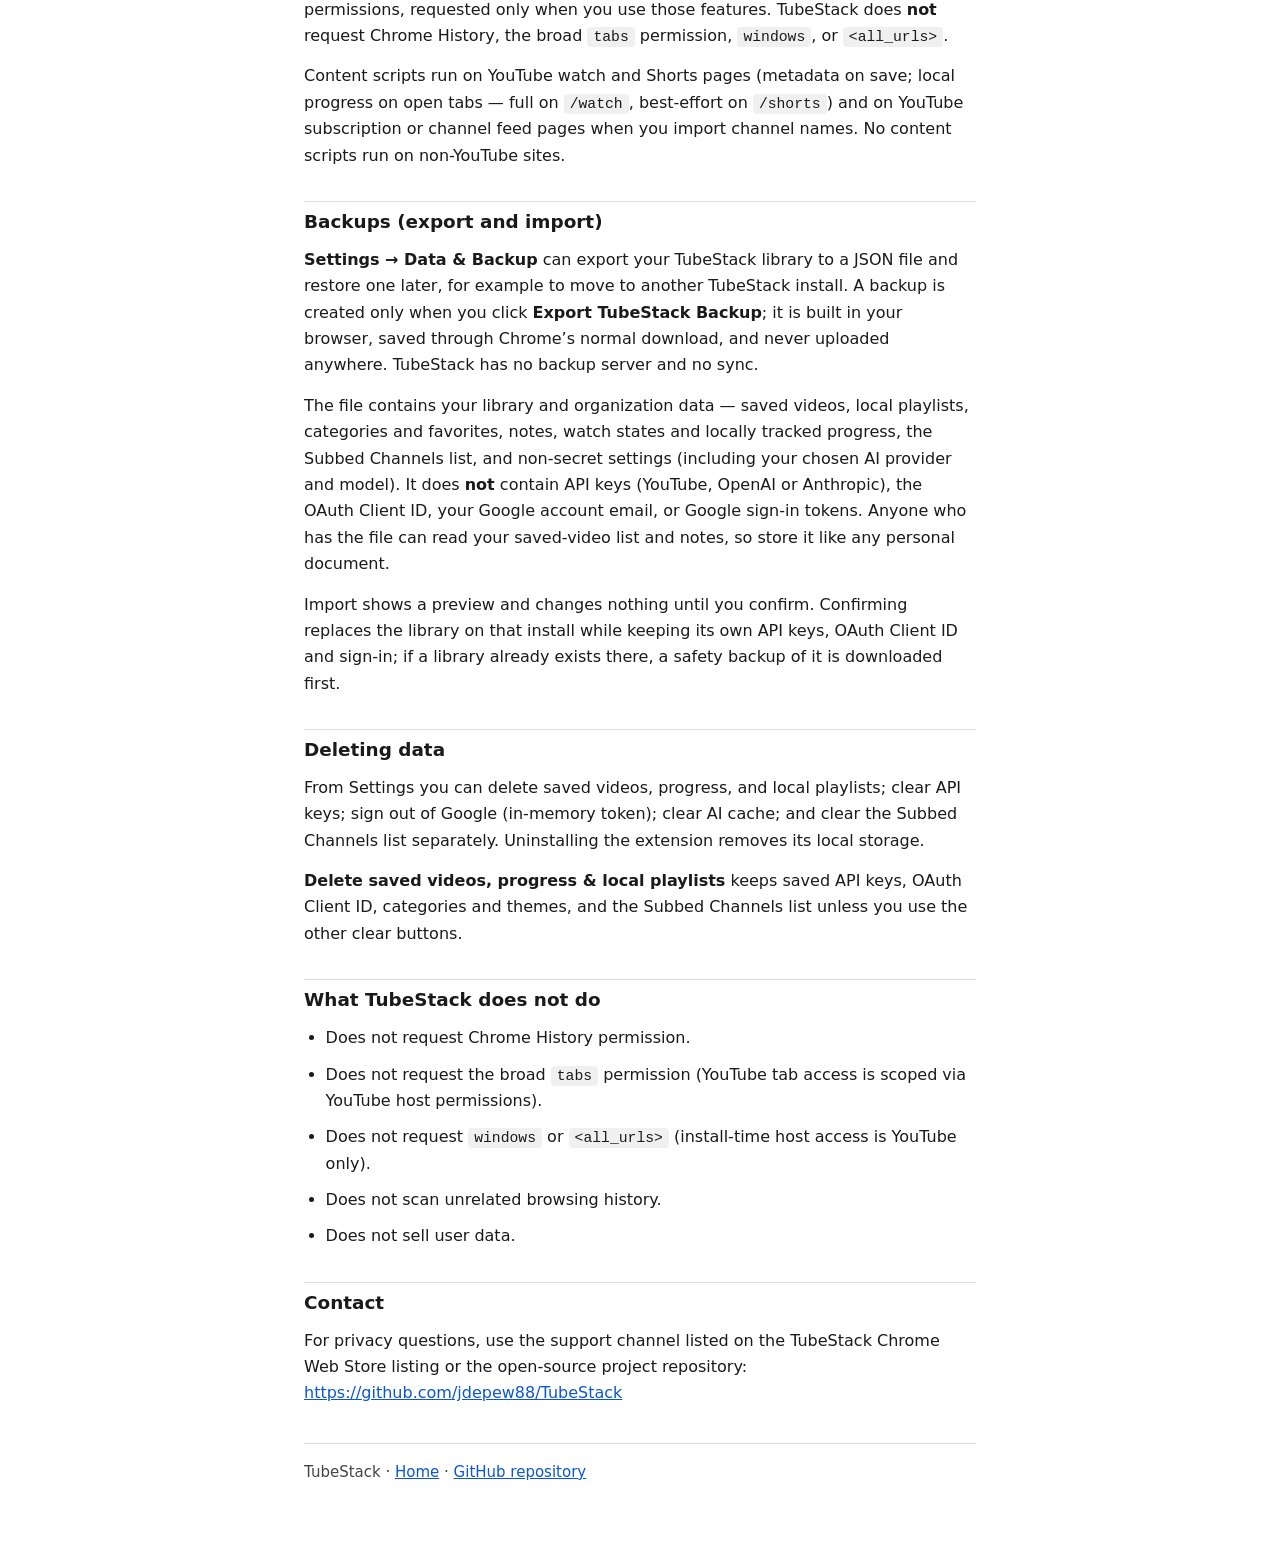
<file: privacy/privacy.html>
<!doctype html>
<!-- Standalone HTML privacy policy for Chrome Web Store. Host this file, not docs/PRIVACY.md. -->
<html lang="en">
  <head>
    <meta charset="utf-8" />
    <meta name="viewport" content="width=device-width, initial-scale=1" />
    <title>TubeStack Privacy Policy</title>
    <style>
      html {
        color-scheme: light;
      }

      body {
        margin: 0 auto;
        padding: 24px 20px 48px;
        max-width: 42rem;
        font-family: system-ui, -apple-system, "Segoe UI", Roboto, sans-serif;
        font-size: 16px;
        line-height: 1.65;
        color: #1a1a1a;
        background: #ffffff;
      }

      nav {
        margin-bottom: 24px;
        font-size: 15px;
      }

      nav a,
      main a,
      footer a {
        color: #0b57d0;
      }

      h1 {
        margin: 0 0 8px;
        font-size: 1.75rem;
        line-height: 1.25;
      }

      h2 {
        margin: 32px 0 12px;
        padding-top: 8px;
        border-top: 1px solid #ddd;
        font-size: 1.15rem;
        line-height: 1.35;
      }

      p {
        margin: 0 0 14px;
      }

      ul {
        margin: 0 0 14px;
        padding-left: 1.35rem;
      }

      li {
        margin-bottom: 10px;
      }

      li:last-child {
        margin-bottom: 0;
      }

      strong {
        font-weight: 700;
        color: inherit;
      }

      code {
        font-family: ui-monospace, "Cascadia Code", "Segoe UI Mono", monospace;
        font-size: 0.92em;
        padding: 2px 6px;
        border-radius: 4px;
        color: #1a1a1a;
        background: #f0f0f0;
      }

      .meta {
        margin-bottom: 20px;
        color: #444;
      }

      footer {
        margin-top: 36px;
        padding-top: 16px;
        border-top: 1px solid #ddd;
        font-size: 15px;
        color: #444;
      }

      @media (prefers-color-scheme: dark) {
        html {
          color-scheme: dark;
        }

        body {
          color: #e8e8e8;
          background: #121212;
        }

        h2,
        footer {
          border-color: #333;
        }

        code {
          color: #e8e8e8;
          background: #1f1f1f;
        }

        .meta,
        footer {
          color: #b0b0b0;
        }

        nav a,
        main a,
        footer a {
          color: #8ab4f8;
        }
      }
    </style>
  </head>
  <body>
    <nav>
      <a href="../index.html">TubeStack home</a>
      &middot;
      <a href="https://github.com/jdepew88/TubeStack">GitHub</a>
    </nav>

    <main>
      <h1>TubeStack Privacy Policy</h1>
      <p class="meta"><strong>Last updated:</strong> October 2026</p>

      <p>
        This policy describes how the <strong>TubeStack</strong> Chrome Extension handles information when you use it.
        TubeStack is <strong>not affiliated with YouTube, Google, OpenAI, or Anthropic.</strong>
      </p>

      <h2>Chrome Web Store Limited Use disclosure</h2>
      <p>
        TubeStack&rsquo;s use of information received from Google APIs and of user data handled in the extension
        complies with the
        <a href="https://developer.chrome.com/docs/webstore/program-policies/user-data-faq"
          >Chrome Web Store User Data Policy</a
        >, including the Limited Use requirements. TubeStack uses permissions and data only to provide or improve its
        single purpose&mdash;saving, organizing, and reopening YouTube watch and Shorts tabs in a local library. TubeStack
        does <strong>not</strong> sell user data, does <strong>not</strong> use user data for personalized or
        interest-based advertising, and does <strong>not</strong> transfer user data to third parties except when
        <strong>you</strong> explicitly use optional Google features or optional AI categorization with OpenAI or Anthropic
        (requests go directly to those services),
        or when required by law or for security.
      </p>

      <h2>In-product consent</h2>
      <p>
        Before TubeStack saves YouTube tabs or records local watch progress, you must accept a short privacy notice in
        the extension popup or setup wizard. That notice summarizes local storage of library data and progress on this
        device. You can review this full policy at any time from the popup or Settings.
      </p>

      <h2>Local-first design</h2>
      <p>
        TubeStack is local-first. Most of what you see in TubeStack, including saved tabs, playlists, categories, tags,
        notes, and locally tracked watch progress, is stored <strong>locally in your browser</strong> using Chrome
        extension storage (<code>chrome.storage.local</code>), not on a TubeStack-owned server. TubeStack has no central
        backend that collects your library or credentials. The <code>unlimitedStorage</code> permission raises the local
        storage quota so larger libraries can stay on your device.
      </p>

      <h2>What is stored on your device</h2>
      <ul>
        <li>
          Saved YouTube tabs and library items (titles, channels, URLs, tags, notes, watch states, and related fields).
        </li>
        <li>Local playlists and organization data (stack notes, research summaries, decision logs).</li>
        <li>
          Locally tracked watch progress on open YouTube <code>/watch</code> tabs (<code>videoProgress</code> and daily
          totals in <code>watchByDay</code>). On <code>/shorts</code> tabs, progress tracking is
          <strong>best-effort</strong> (saving Shorts still works). TubeStack does <strong>not</strong> use the Chrome
          History API.
        </li>
        <li>Extension settings and UI preferences (including your selected queue and sidebar panel state).</li>
        <li>
          YouTube Data API keys, OpenAI API keys, and Anthropic API keys you paste (stored locally only, in Chrome
          extension storage), plus your choice of AI provider and model.
        </li>
        <li>
          A temporary undo point for your most recent AI categorization or category rebuild (previous category list
          and per-video category), so you can restore it. It is replaced by the next run and removed when you delete
          your library.
        </li>
        <li>YouTube OAuth Web Client IDs you paste (public client identifiers, stored locally).</li>
        <li>
          <strong>Google account email (optional)</strong> — if you enter it during setup, it is stored locally to help
          you remember which Google Cloud project your API key belongs to. TubeStack does not send this email to a
          TubeStack server.
        </li>
        <li>
          <strong>OAuth access tokens</strong> — when you sign in with Google, bearer tokens are kept in the extension
          service worker&rsquo;s <strong>memory only</strong> (not written to <code>chrome.storage.local</code>) until
          they expire or you choose <strong>Sign out of Google</strong> in Settings.
        </li>
      </ul>

      <h2>Chrome side panel (queue sidebar)</h2>
      <p>
        TubeStack includes an <strong>optional queue sidebar</strong> in Chrome&rsquo;s side panel. The toolbar icon
        always opens the save popup first; the sidebar opens only when you click <strong>Open queue sidebar</strong> in that
        popup.
      </p>
      <p>In the sidebar you can:</p>
      <ul>
        <li>Pick a local queue (playlist) and add YouTube tabs from the current window.</li>
        <li>Drag videos to reorder the queue (order is saved locally).</li>
        <li>Use <strong>Play</strong> to open the queue one video at a time; when a video finishes, the next opens automatically (resume on <code>/watch</code> when tracked; best-effort on Shorts).</li>
        <li>Use <strong>Shuffle</strong> to reorder the queue locally, then play through one video at a time the same way.</li>
      </ul>
      <p>
        The sidebar reads and updates the same local library and playlists as the dashboard. It uses
        <code>chrome.runtime</code> messaging and <code>chrome.storage.local</code> only&mdash;no TubeStack server, no
        extra host permissions, and no content scripts in the side panel.
      </p>

      <h2>Network requests and third parties</h2>
      <p>
        <strong>Google / YouTube</strong> — Optional API and OAuth calls happen only when you configure and use those
        features. Requests go directly from the extension to Google&rsquo;s services.
      </p>
      <p>
        <strong>AI categorization (optional)</strong> — TubeStack remains local-first and works without any AI
        provider. In Settings you choose one provider: <strong>OpenAI</strong> or <strong>Anthropic (Claude)</strong>.
        TubeStack contacts that provider only when you explicitly run an AI tool (AI categorize, an AI category
        rebuild, Watch State suggestions, or <strong>Test connection</strong> in Settings). It never sends your library
        in the background.
      </p>
      <ul>
        <li>
          If <strong>OpenAI</strong> is selected, the metadata needed for that operation is sent directly to OpenAI
          (<code>api.openai.com</code>) using your OpenAI API key.
        </li>
        <li>
          If <strong>Anthropic</strong> is selected, the metadata needed for that operation is sent directly to
          Anthropic (<code>api.anthropic.com</code>) using your Anthropic API key.
        </li>
        <li>
          The metadata is limited to what TubeStack already stored for the videos you chose (for example title,
          channel, list category, tags, the video&rsquo;s own note, Watch State, a short description snippet, and its
          current category) plus your category names. TubeStack does <strong>not</strong> send transcripts, watch URLs,
          browsing history, unrelated playlists, Google API keys, or OAuth tokens.
        </li>
        <li>
          API keys are stored locally in Chrome extension storage and are sent only to the provider they belong to, in
          request headers. Usage is billed to your own provider account; TubeStack cannot see your balance.
        </li>
        <li>
          AI results are shown for review first; your library changes only when you click <strong>Apply Changes</strong>.
        </li>
      </ul>

      <h2>Permissions and page access</h2>
      <p>
        TubeStack declares <code>contextMenus</code>, <code>identity</code>, <code>scripting</code>,
        <code>sidePanel</code>, <code>storage</code>, and <code>unlimitedStorage</code>, plus YouTube host permissions.
        Google APIs, OpenAI (<code>api.openai.com</code>), and Anthropic (<code>api.anthropic.com</code>) are optional
        runtime host permissions, requested only when you use those features. TubeStack does <strong>not</strong> request Chrome
        History, the broad <code>tabs</code> permission, <code>windows</code>, or <code>&lt;all_urls&gt;</code>.
      </p>
      <p>
        Content scripts run on YouTube watch and Shorts pages (metadata on save; local progress on open tabs — full on
        <code>/watch</code>, best-effort on <code>/shorts</code>) and on YouTube subscription or channel feed pages when
        you import channel names. No content scripts run on non-YouTube sites.
      </p>

      <h2>Backups (export and import)</h2>
      <p>
        <strong>Settings → Data &amp; Backup</strong> can export your TubeStack library to a JSON file and restore one
        later, for example to move to another TubeStack install. A backup is created only when you click
        <strong>Export TubeStack Backup</strong>; it is built in your browser, saved through Chrome’s normal download,
        and never uploaded anywhere. TubeStack has no backup server and no sync.
      </p>
      <p>
        The file contains your library and organization data — saved videos, local playlists, categories and favorites,
        notes, watch states and locally tracked progress, the Subbed Channels list, and non-secret settings (including
        your chosen AI provider and model). It does <strong>not</strong> contain API keys (YouTube, OpenAI or Anthropic),
        the OAuth Client ID, your Google account email, or Google sign-in tokens.
        Anyone who has the file can read your saved-video list and notes, so store it like any personal document.
      </p>
      <p>
        Import shows a preview and changes nothing until you confirm. Confirming replaces the library on that install
        while keeping its own API keys, OAuth Client ID and sign-in; if a library already exists there, a safety backup of
        it is downloaded first.
      </p>

      <h2>Deleting data</h2>
      <p>
        From Settings you can delete saved videos, progress, and local playlists; clear API keys; sign out of Google
        (in-memory token); clear AI cache; and clear the Subbed Channels list separately. Uninstalling the extension
        removes its local storage.
      </p>
      <p>
        <strong>Delete saved videos, progress &amp; local playlists</strong> keeps saved API keys, OAuth Client ID,
        categories and themes, and the Subbed Channels list unless you use the other clear buttons.
      </p>

      <h2>What TubeStack does not do</h2>
      <ul>
        <li>Does not request Chrome History permission.</li>
        <li>
          Does not request the broad <code>tabs</code> permission (YouTube tab access is scoped via YouTube host
          permissions).
        </li>
        <li>
          Does not request <code>windows</code> or <code>&lt;all_urls&gt;</code> (install-time host access is YouTube only).
        </li>
        <li>Does not scan unrelated browsing history.</li>
        <li>Does not sell user data.</li>
      </ul>

      <h2>Contact</h2>
      <p>
        For privacy questions, use the support channel listed on the TubeStack Chrome Web Store listing or the
        open-source project repository:
        <a href="https://github.com/jdepew88/TubeStack">https://github.com/jdepew88/TubeStack</a>
      </p>
    </main>

    <footer>
      <p>
        TubeStack &middot;
        <a href="../index.html">Home</a>
        &middot;
        <a href="https://github.com/jdepew88/TubeStack">GitHub repository</a>
      </p>
    </footer>
  </body>
</html>
</file>
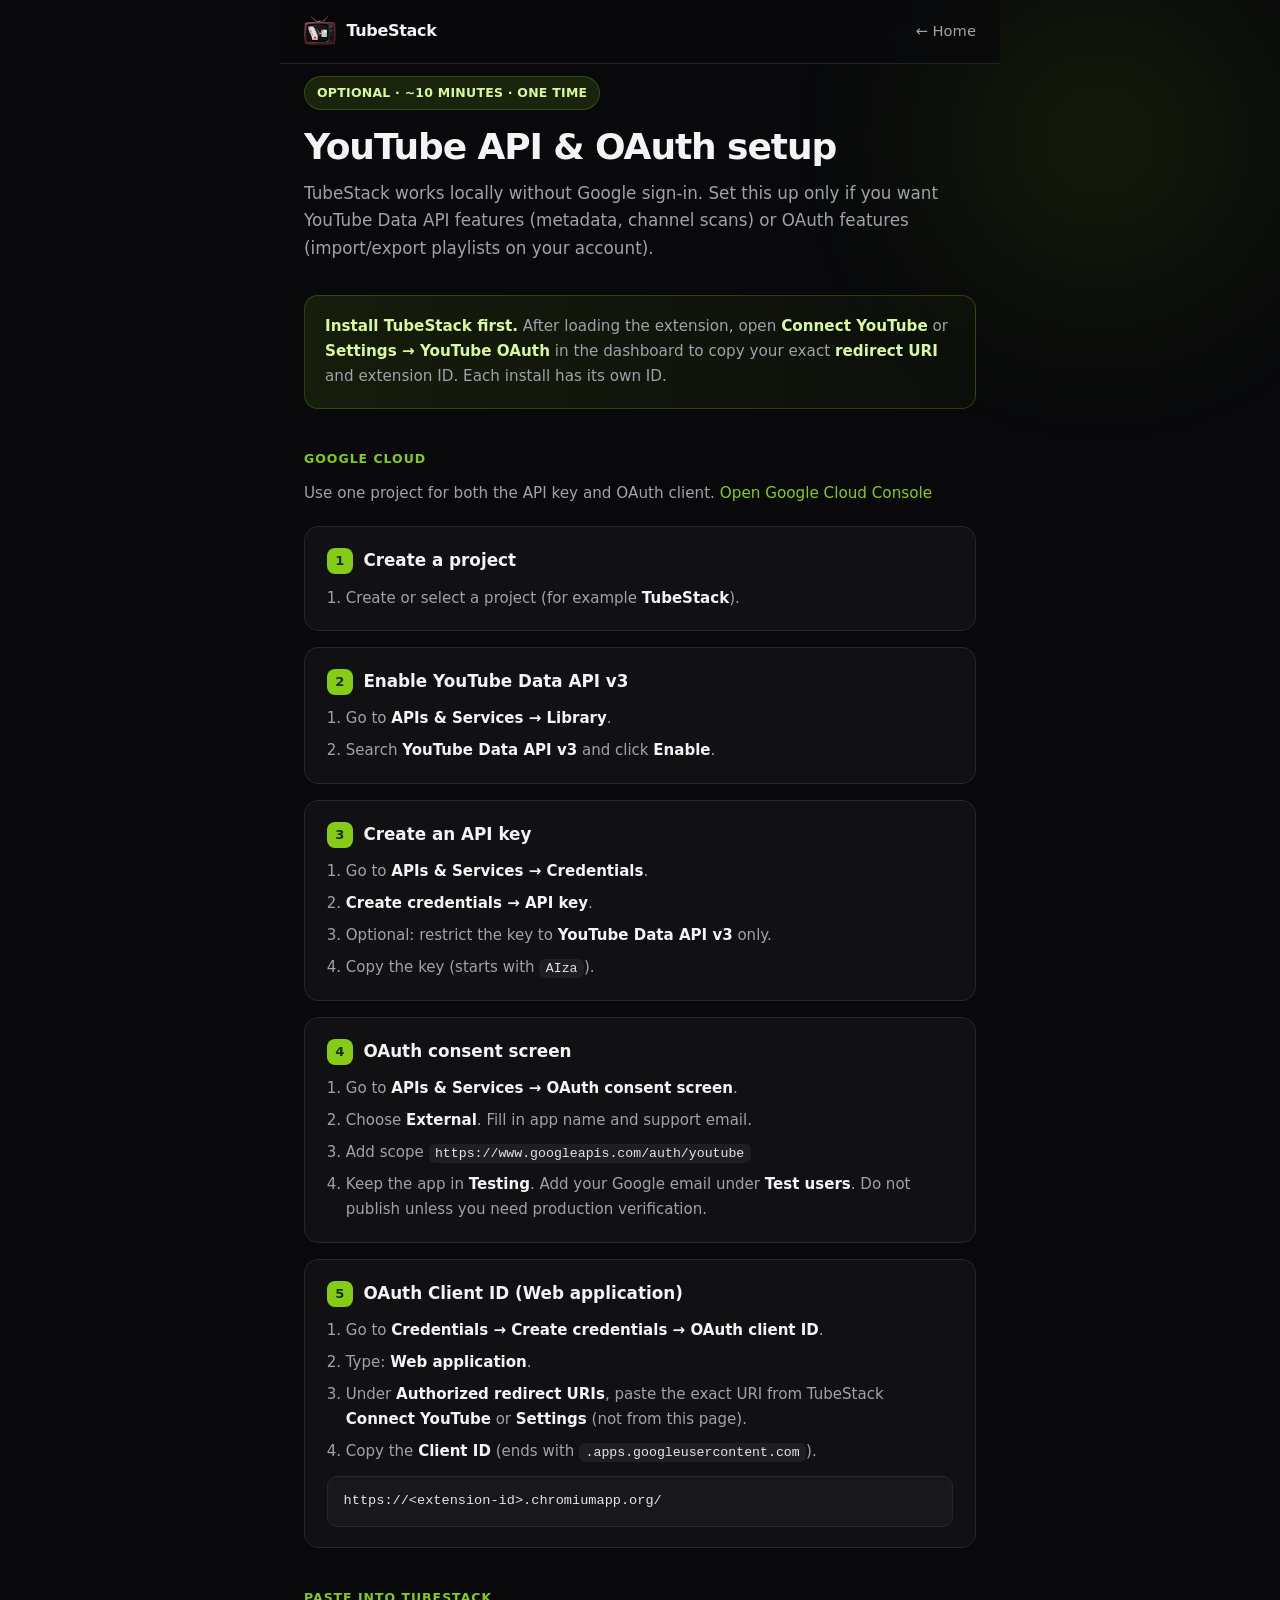
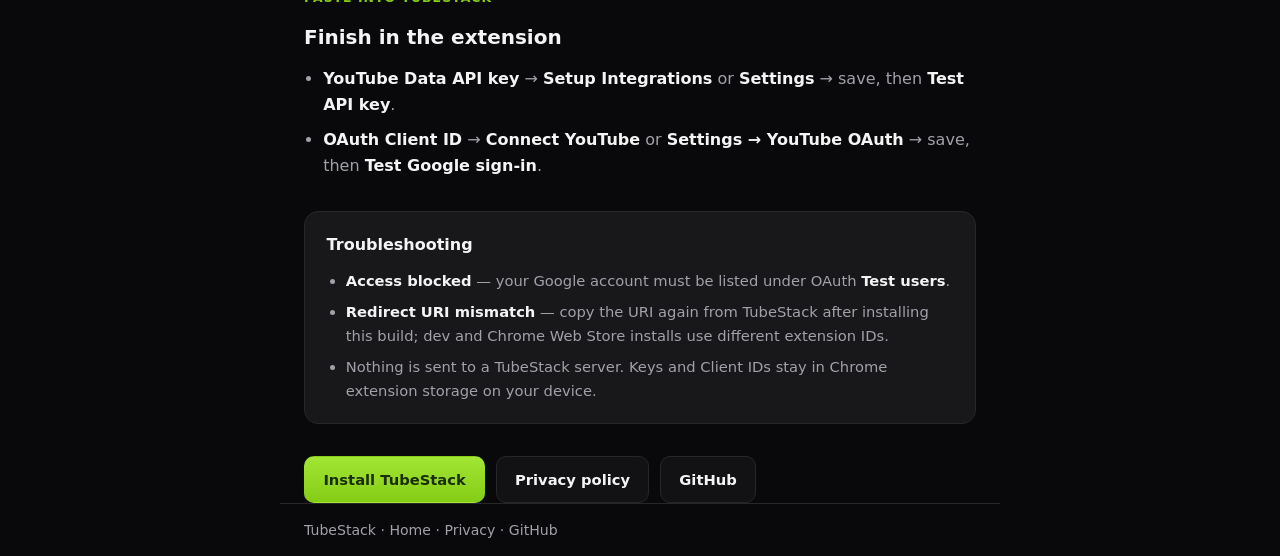
<file: setup/youtube-api.html>
<!doctype html>
<html lang="en">
  <head>
    <meta charset="utf-8" />
    <meta name="viewport" content="width=device-width, initial-scale=1" />
    <title>TubeStack — YouTube API &amp; OAuth setup</title>
    <meta
      name="description"
      content="One-time Google Cloud setup for TubeStack: YouTube Data API key and OAuth Client ID. Optional — local save works without it."
    />
    <meta name="theme-color" content="#09090b" />
    <style>
      :root {
        --bg: #09090b;
        --surface: #111113;
        --elevated: #18181b;
        --border: #27272a;
        --text: #f4f4f5;
        --muted: #a1a1aa;
        --accent: #84cc16;
        --accent-soft: rgba(132, 204, 22, 0.14);
        --glow: rgba(132, 204, 22, 0.35);
        --radius: 14px;
        --radius-sm: 10px;
        --max: 720px;
        --nav-h: 64px;
      }

      *,
      *::before,
      *::after {
        box-sizing: border-box;
      }

      body {
        margin: 0;
        font-family: system-ui, -apple-system, "Segoe UI", Roboto, sans-serif;
        background: var(--bg);
        color: var(--text);
        line-height: 1.65;
        -webkit-font-smoothing: antialiased;
      }

      a {
        color: var(--accent);
        text-decoration: none;
      }

      a:hover {
        text-decoration: underline;
      }

      strong {
        color: var(--text);
        font-weight: 700;
      }

      .bg-glow {
        position: fixed;
        inset: 0;
        pointer-events: none;
        z-index: 0;
        overflow: hidden;
      }

      .bg-glow::before {
        content: "";
        position: absolute;
        width: 480px;
        height: 480px;
        top: -100px;
        right: -60px;
        border-radius: 50%;
        filter: blur(80px);
        opacity: 0.4;
        background: radial-gradient(circle, var(--glow), transparent 70%);
      }

      .wrap {
        position: relative;
        z-index: 1;
        max-width: var(--max);
        margin: 0 auto;
        padding: 0 24px;
      }

      .nav {
        position: sticky;
        top: 0;
        z-index: 50;
        height: var(--nav-h);
        display: flex;
        align-items: center;
        justify-content: space-between;
        gap: 1rem;
        border-bottom: 1px solid rgba(39, 39, 42, 0.8);
        background: rgba(9, 9, 11, 0.82);
        backdrop-filter: blur(12px);
      }

      .brand {
        display: flex;
        align-items: center;
        gap: 0.65rem;
        color: var(--text);
        text-decoration: none;
        font-weight: 700;
        letter-spacing: -0.02em;
      }

      .brand:hover {
        text-decoration: none;
      }

      .brand img {
        width: 32px;
        height: 32px;
        border-radius: 8px;
      }

      .nav-back {
        color: var(--muted);
        font-size: 0.92rem;
      }

      .nav-back:hover {
        color: var(--text);
        text-decoration: none;
      }

      main {
        padding: 2.5rem 0 4rem;
      }

      .pill {
        display: inline-flex;
        align-items: center;
        gap: 0.45rem;
        padding: 0.35rem 0.75rem;
        border-radius: 999px;
        background: var(--accent-soft);
        border: 1px solid rgba(132, 204, 22, 0.25);
        color: #d9f99d;
        font-size: 0.78rem;
        font-weight: 600;
        letter-spacing: 0.02em;
        text-transform: uppercase;
        margin-bottom: 1rem;
      }

      h1 {
        margin: 0 0 0.75rem;
        font-size: clamp(1.75rem, 4vw, 2.25rem);
        letter-spacing: -0.03em;
        line-height: 1.15;
      }

      .lead {
        margin: 0 0 2rem;
        color: var(--muted);
        font-size: 1.05rem;
      }

      .callout {
        background: linear-gradient(90deg, rgba(132, 204, 22, 0.1), rgba(132, 204, 22, 0.03));
        border: 1px solid rgba(132, 204, 22, 0.25);
        border-radius: var(--radius);
        padding: 1.15rem 1.25rem;
        margin-bottom: 2rem;
        font-size: 0.95rem;
        color: var(--muted);
      }

      .callout strong {
        color: #d9f99d;
      }

      .steps {
        display: flex;
        flex-direction: column;
        gap: 1rem;
        margin: 0 0 2rem;
        padding: 0;
        list-style: none;
      }

      .step-card {
        background: var(--surface);
        border: 1px solid var(--border);
        border-radius: var(--radius);
        padding: 1.25rem 1.35rem;
      }

      .step-card h2 {
        margin: 0 0 0.65rem;
        font-size: 1.05rem;
        display: flex;
        align-items: center;
        gap: 0.65rem;
      }

      .step-num {
        display: inline-flex;
        align-items: center;
        justify-content: center;
        width: 1.65rem;
        height: 1.65rem;
        border-radius: 8px;
        background: var(--accent);
        color: #1a2e05;
        font-size: 0.82rem;
        font-weight: 800;
        flex-shrink: 0;
      }

      .step-card ol {
        margin: 0;
        padding-left: 1.2rem;
        color: var(--muted);
        font-size: 0.94rem;
      }

      .step-card li + li {
        margin-top: 0.45rem;
      }

      .code-block {
        margin: 0.75rem 0 0;
        padding: 0.85rem 1rem;
        background: var(--elevated);
        border: 1px solid var(--border);
        border-radius: var(--radius-sm);
        font-family: ui-monospace, "Cascadia Code", "Segoe UI Mono", monospace;
        font-size: 0.85rem;
        color: #e4e4e7;
        word-break: break-all;
      }

      code {
        font-family: ui-monospace, "Cascadia Code", "Segoe UI Mono", monospace;
        font-size: 0.88em;
        background: rgba(255, 255, 255, 0.06);
        padding: 0.12rem 0.4rem;
        border-radius: 6px;
        color: #e4e4e7;
      }

      .section-label {
        font-size: 0.78rem;
        font-weight: 700;
        letter-spacing: 0.08em;
        text-transform: uppercase;
        color: var(--accent);
        margin: 2.5rem 0 0.75rem;
      }

      .section-title {
        margin: 0 0 0.75rem;
        font-size: 1.25rem;
      }

      .paste-list {
        margin: 0 0 1.5rem;
        padding-left: 1.2rem;
        color: var(--muted);
      }

      .paste-list li + li {
        margin-top: 0.5rem;
      }

      .tips {
        background: var(--elevated);
        border: 1px solid var(--border);
        border-radius: var(--radius);
        padding: 1.25rem 1.35rem;
        margin-top: 2rem;
      }

      .tips h2 {
        margin: 0 0 0.65rem;
        font-size: 1rem;
      }

      .tips ul {
        margin: 0;
        padding-left: 1.2rem;
        color: var(--muted);
        font-size: 0.92rem;
      }

      .tips li + li {
        margin-top: 0.4rem;
      }

      .btn-row {
        display: flex;
        flex-wrap: wrap;
        gap: 0.65rem;
        margin-top: 2rem;
      }

      .btn {
        display: inline-flex;
        align-items: center;
        padding: 0.65rem 1.15rem;
        border-radius: var(--radius-sm);
        font-size: 0.92rem;
        font-weight: 600;
        border: 1px solid transparent;
        text-decoration: none;
      }

      .btn-primary {
        background: linear-gradient(180deg, #a3e635 0%, var(--accent) 100%);
        color: #1a2e05;
      }

      .btn-ghost {
        background: rgba(255, 255, 255, 0.04);
        border-color: var(--border);
        color: var(--text);
      }

      .btn:hover {
        text-decoration: none;
      }

      footer {
        border-top: 1px solid var(--border);
        padding: 1.5rem 0 2rem;
        font-size: 0.88rem;
        color: var(--muted);
      }

      footer a {
        color: var(--muted);
      }

      footer a:hover {
        color: var(--text);
      }
    </style>
  </head>
  <body>
    <div class="bg-glow" aria-hidden="true"></div>

    <header class="wrap nav">
      <a class="brand" href="../index.html">
        <img src="../assets/icon512.png" width="32" height="32" alt="" />
        TubeStack
      </a>
      <a class="nav-back" href="../index.html">← Home</a>
    </header>

    <main class="wrap">
      <p class="pill">Optional · ~10 minutes · One time</p>
      <h1>YouTube API &amp; OAuth setup</h1>
      <p class="lead">
        TubeStack works locally without Google sign-in. Set this up only if you want YouTube Data API features (metadata,
        channel scans) or OAuth features (import/export playlists on your account).
      </p>

      <div class="callout" role="note">
        <strong>Install TubeStack first.</strong> After loading the extension, open
        <strong>Connect YouTube</strong> or <strong>Settings → YouTube OAuth</strong> in the dashboard to copy your
        exact <strong>redirect URI</strong> and extension ID. Each install has its own ID.
      </div>

      <p class="section-label">Google Cloud</p>
      <p class="lead" style="margin-top: 0; margin-bottom: 1.25rem; font-size: 0.95rem">
        Use one project for both the API key and OAuth client.
        <a href="https://console.cloud.google.com/" target="_blank" rel="noopener noreferrer">Open Google Cloud Console</a>
      </p>

      <ol class="steps">
        <li class="step-card">
          <h2><span class="step-num">1</span> Create a project</h2>
          <ol>
            <li>Create or select a project (for example <strong>TubeStack</strong>).</li>
          </ol>
        </li>

        <li class="step-card">
          <h2><span class="step-num">2</span> Enable YouTube Data API v3</h2>
          <ol>
            <li>Go to <strong>APIs &amp; Services → Library</strong>.</li>
            <li>Search <strong>YouTube Data API v3</strong> and click <strong>Enable</strong>.</li>
          </ol>
        </li>

        <li class="step-card">
          <h2><span class="step-num">3</span> Create an API key</h2>
          <ol>
            <li>Go to <strong>APIs &amp; Services → Credentials</strong>.</li>
            <li><strong>Create credentials → API key</strong>.</li>
            <li>Optional: restrict the key to <strong>YouTube Data API v3</strong> only.</li>
            <li>Copy the key (starts with <code>AIza</code>).</li>
          </ol>
        </li>

        <li class="step-card">
          <h2><span class="step-num">4</span> OAuth consent screen</h2>
          <ol>
            <li>Go to <strong>APIs &amp; Services → OAuth consent screen</strong>.</li>
            <li>Choose <strong>External</strong>. Fill in app name and support email.</li>
            <li>
              Add scope
              <code>https://www.googleapis.com/auth/youtube</code>
            </li>
            <li>
              Keep the app in <strong>Testing</strong>. Add your Google email under <strong>Test users</strong>. Do not
              publish unless you need production verification.
            </li>
          </ol>
        </li>

        <li class="step-card">
          <h2><span class="step-num">5</span> OAuth Client ID (Web application)</h2>
          <ol>
            <li>Go to <strong>Credentials → Create credentials → OAuth client ID</strong>.</li>
            <li>Type: <strong>Web application</strong>.</li>
            <li>
              Under <strong>Authorized redirect URIs</strong>, paste the exact URI from TubeStack
              <strong>Connect YouTube</strong> or <strong>Settings</strong> (not from this page).
            </li>
            <li>Copy the <strong>Client ID</strong> (ends with <code>.apps.googleusercontent.com</code>).</li>
          </ol>
          <p class="code-block">https://&lt;extension-id&gt;.chromiumapp.org/</p>
        </li>
      </ol>

      <p class="section-label">Paste into TubeStack</p>
      <h2 class="section-title">Finish in the extension</h2>
      <ul class="paste-list">
        <li>
          <strong>YouTube Data API key</strong> → <strong>Setup Integrations</strong> or
          <strong>Settings</strong> → save, then <strong>Test API key</strong>.
        </li>
        <li>
          <strong>OAuth Client ID</strong> → <strong>Connect YouTube</strong> or
          <strong>Settings → YouTube OAuth</strong> → save, then <strong>Test Google sign-in</strong>.
        </li>
      </ul>

      <div class="tips">
        <h2>Troubleshooting</h2>
        <ul>
          <li>
            <strong>Access blocked</strong> — your Google account must be listed under OAuth <strong>Test users</strong>.
          </li>
          <li>
            <strong>Redirect URI mismatch</strong> — copy the URI again from TubeStack after installing this build; dev
            and Chrome Web Store installs use different extension IDs.
          </li>
          <li>Nothing is sent to a TubeStack server. Keys and Client IDs stay in Chrome extension storage on your device.</li>
        </ul>
      </div>

      <div class="btn-row">
        <a class="btn btn-primary" href="../index.html#install">Install TubeStack</a>
        <a class="btn btn-ghost" href="../privacy/privacy.html">Privacy policy</a>
        <a class="btn btn-ghost" href="https://github.com/jdepew88/TubeStack" target="_blank" rel="noopener noreferrer">GitHub</a>
      </div>
    </main>

    <footer class="wrap">
      <p>
        TubeStack ·
        <a href="../index.html">Home</a>
        ·
        <a href="../privacy/privacy.html">Privacy</a>
        ·
        <a href="https://github.com/jdepew88/TubeStack">GitHub</a>
      </p>
    </footer>
  </body>
</html>
</file>
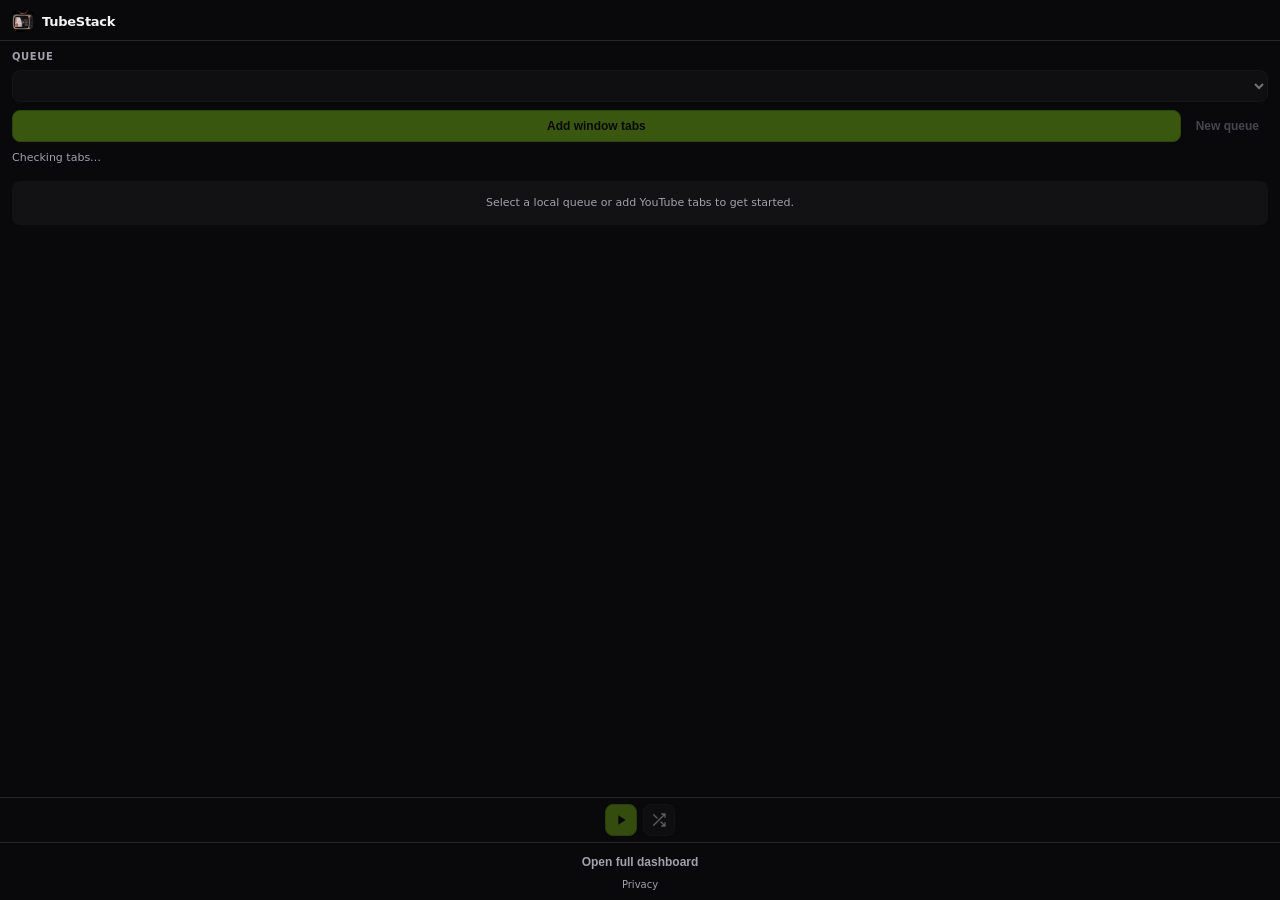
<file: sidebar/sidebar.html>
<!DOCTYPE html>
<html lang="en" data-theme="zinc">
  <head>
    <meta charset="UTF-8" />
    <meta name="viewport" content="width=device-width, initial-scale=1" />
    <title>TubeStack — Sidebar</title>
    <link rel="stylesheet" href="../lib/ui-themes.css" />
    <link rel="stylesheet" href="sidebar.css" />
  </head>
  <body>
    <header class="hdr">
      <div class="hdr-row">
        <img src="../icons/logo.png" alt="" class="hdr-logo" width="22" height="22" />
        <span class="brand">TubeStack</span>
        <span id="tabBadge" class="badge" hidden>0</span>
      </div>
    </header>

    <section class="panel">
      <label class="field-label" for="playlistSelect">Queue</label>
      <select id="playlistSelect" class="select" disabled aria-label="Queue"></select>

      <div class="actions">
        <button type="button" id="btnAddTabs" class="btn primary" disabled>
          Add window tabs
        </button>
        <button type="button" id="btnNewQueue" class="btn subtle" disabled title="Save tabs into a new queue">
          New queue
        </button>
      </div>
      <p id="countLine" class="hint">Checking tabs…</p>

      <p id="playlistName" class="queue-title" hidden></p>

      <ul id="videoList" class="video-list" hidden></ul>
      <p id="emptyState" class="empty">Select a local queue or add YouTube tabs to get started.</p>
      <p id="status" class="status" role="status"></p>
      <p id="pipLinkWrap" class="pip-link-wrap" hidden>
        <button type="button" id="btnPip" class="btn linkish">
          Picture-in-Picture for now playing
        </button>
      </p>
    </section>

    <div id="playbackBar" class="playback-dock" hidden>
      <button
        type="button"
        id="btnPlayAll"
        class="icon-btn icon-btn--primary"
        disabled
        title="Play queue one video at a time"
        aria-label="Play queue one video at a time"
      >
        <svg viewBox="0 0 24 24" aria-hidden="true" class="icon-btn-svg">
          <path d="M8 5v14l11-7L8 5z" fill="currentColor" />
        </svg>
      </button>
      <button
        type="button"
        id="btnShuffle"
        class="icon-btn"
        disabled
          title="Shuffle queue order, then play one video at a time"
          aria-label="Shuffle queue order, then play one video at a time"
      >
        <svg viewBox="0 0 24 24" aria-hidden="true" class="icon-btn-svg">
          <path
            d="M16 3h5v5M4 20L21 3M21 16v5h-5M15 15l6 6M4 4l5 5"
            fill="none"
            stroke="currentColor"
            stroke-width="2"
            stroke-linecap="round"
            stroke-linejoin="round"
          />
        </svg>
      </button>
    </div>

    <footer class="ftr">
      <button type="button" id="btnFull" class="btn linkish">Open full dashboard</button>
      <p class="ftr-privacy">
        <a href="../privacy/privacy.html" target="_blank" rel="noopener noreferrer">Privacy</a>
      </p>
    </footer>

    <script src="../lib/ui-themes.js"></script>
    <script src="sidebar.js" type="module"></script>
  </body>
</html>
</file>
<file: dashboard/dashboard.css>
:root {
  --radius: 10px;
  /** Fixed “reopen sidebar” is `left: 12px`, width 36px — keep titles/toolbars clear of it when sidebar is hidden */
  --sidebar-floating-clearance: 60px;
}

* {
  box-sizing: border-box;
}

body {
  margin: 0;
  min-height: 100vh;
  font-family: "Segoe UI", system-ui, -apple-system, Roboto, sans-serif;
  font-size: 14px;
  background: var(--bg);
  color: var(--text);
}

.focus-banner {
  padding: 10px 20px;
  background: linear-gradient(90deg, #1a3d2a, #142428);
  color: #c8f5dc;
  text-align: center;
  font-weight: 600;
  font-size: 13px;
  border-bottom: 1px solid #2a4a38;
}

.onboarding.oobe-root {
  position: fixed;
  inset: 0;
  z-index: 1000;
  display: flex;
  align-items: flex-start;
  justify-content: center;
  padding: 24px 16px 32px;
  overflow: auto;
}

.oobe-backdrop {
  position: fixed;
  inset: 0;
  z-index: 0;
  background: radial-gradient(120% 80% at 50% -10%, #1a2a1a 0%, #0a0a0c 45%, #050508 100%);
  opacity: 1;
}

.oobe-card {
  position: relative;
  z-index: 1;
  max-width: 640px;
  width: 100%;
  background: linear-gradient(165deg, #1a1a22 0%, #12121a 100%);
  border: 1px solid rgba(255, 255, 255, 0.08);
  border-radius: 20px;
  padding: 28px 28px 24px;
  box-shadow: 0 32px 100px rgba(0, 0, 0, 0.65), 0 0 0 1px rgba(47, 211, 138, 0.06);
}

.oobe-brand-row {
  display: flex;
  align-items: center;
  gap: 14px;
  margin: 0 0 6px;
}

.oobe-brand-logo {
  flex-shrink: 0;
  border-radius: 12px;
  box-shadow: 0 6px 24px rgba(0, 0, 0, 0.45);
}

.oobe-brand {
  font-size: 28px;
  font-weight: 800;
  letter-spacing: -0.04em;
  margin: 0;
  background: linear-gradient(120deg, #fff 0%, #c4f0d9 50%, #e8c547 100%);
  -webkit-background-clip: text;
  background-clip: text;
  color: transparent;
}

.oobe-tagline {
  margin: 0 0 20px;
  font-size: 14px;
  color: #a8a8b8;
  line-height: 1.45;
}

.oobe-progress {
  display: flex;
  flex-wrap: wrap;
  gap: 8px;
  justify-content: center;
  margin-bottom: 10px;
}

.oobe-wizard-guide {
  margin: 0 0 18px;
  text-align: center;
}

.oobe-guide-btn {
  border: none;
  background: transparent;
  color: #9cb9ff;
  cursor: pointer;
  font: inherit;
  font-size: 13px;
  line-height: 1.4;
  padding: 6px 10px;
  border-radius: 8px;
  text-align: center;
  max-width: 100%;
}

.oobe-guide-btn:hover {
  color: #c5d8ff;
  background: rgba(156, 185, 255, 0.08);
}

.oobe-guide-btn:focus-visible {
  outline: 2px solid rgba(156, 185, 255, 0.55);
  outline-offset: 2px;
}

.oobe-guide-hint {
  color: #8a8a9a;
  font-size: 12px;
  font-weight: 500;
}

.oobe-unlock-list {
  margin: 12px 0 16px;
  padding-left: 1.25rem;
  color: #a8a8b8;
  font-size: 13px;
  line-height: 1.45;
}

.oobe-unlock-list li {
  margin-bottom: 8px;
}

.oobe-unlock-list li:last-child {
  margin-bottom: 0;
}

.oobe-check-row {
  display: flex;
  align-items: flex-start;
  gap: 10px;
  margin: 16px 0 10px;
  font-size: 14px;
  line-height: 1.45;
  color: #c8c8d4;
  cursor: pointer;
}

.oobe-check-row input {
  margin-top: 3px;
  flex-shrink: 0;
}

.oobe-privacy-box {
  margin: 14px 0 4px;
  padding: 12px 14px;
  border: 1px solid color-mix(in srgb, var(--border, #3a3a48) 85%, transparent);
  border-radius: 10px;
  background: color-mix(in srgb, var(--surface, #18181b) 92%, #84cc16 8%);
  font-size: 13px;
  line-height: 1.5;
  color: #d4d4dc;
}

.oobe-privacy-box p {
  margin: 0 0 8px;
}

.oobe-privacy-box p:last-child {
  margin-bottom: 0;
}

.oobe-privacy-box a {
  color: var(--green, #84cc16);
}

.oobe-dot {
  width: 8px;
  height: 8px;
  border-radius: 50%;
  background: #3a3a48;
  transition: transform 0.2s, background 0.2s;
}

.oobe-dot.active {
  background: var(--green);
  transform: scale(1.25);
}

.oobe-step-title {
  margin: 0 0 10px;
  font-size: 22px;
  font-weight: 700;
  letter-spacing: -0.02em;
}

.oobe-lead {
  margin: 0 0 16px;
  line-height: 1.55;
  color: #c8c8d4;
  font-size: 14px;
}

.oobe-input {
  width: 100%;
  padding: 12px 14px;
  border-radius: 10px;
  border: 1px solid rgba(255, 255, 255, 0.1);
  background: rgba(0, 0, 0, 0.35);
  color: var(--text);
  font-size: 15px;
  margin-bottom: 4px;
}

.oobe-input:focus {
  outline: none;
  border-color: rgba(47, 211, 138, 0.45);
  box-shadow: 0 0 0 3px rgba(47, 211, 138, 0.12);
}

.oobe-help {
  font-size: 12px;
  color: var(--muted);
  line-height: 1.5;
  margin: 12px 0 18px;
}

.oobe-help a {
  color: #8fd4ff;
}

.oobe-cta {
  width: 100%;
  padding: 14px 18px;
  font-size: 15px;
  border-radius: 999px;
  margin-top: 8px;
}

.oobe-green {
  color: #7ef0b2;
}

.oobe-gold {
  color: #f5e08a;
}

.oobe-error {
  color: #ff9b9b;
  font-size: 13px;
  margin: 10px 0;
}

.oobe-scan-preview {
  margin: 14px 0;
  padding: 14px;
  border-radius: 12px;
  background: rgba(0, 0, 0, 0.35);
  border: 1px solid var(--border);
  font-size: 13px;
  color: #d0d0dc;
  line-height: 1.5;
}

.genre-grid {
  display: grid;
  grid-template-columns: repeat(auto-fill, minmax(140px, 1fr));
  gap: 12px;
  margin: 16px 0 20px;
  max-height: min(52vh, 420px);
  overflow-y: auto;
  padding-right: 4px;
}

.genre-tile {
  min-height: 72px;
  padding: 14px 12px;
  border-radius: 14px;
  border: 2px solid rgba(255, 255, 255, 0.1);
  background: rgba(255, 255, 255, 0.04);
  color: #a5a5b5;
  font-size: 14px;
  font-weight: 700;
  text-align: center;
  cursor: pointer;
  transition: border-color 0.18s, background 0.18s, color 0.18s, transform 0.12s;
}

.genre-tile:hover {
  transform: translateY(-1px);
  border-color: rgba(255, 255, 255, 0.18);
}

.genre-tile-off {
  border-color: rgba(255, 255, 255, 0.1);
}

.genre-tile-active {
  border-color: rgba(47, 211, 138, 0.65);
  background: rgba(47, 211, 138, 0.12);
  color: #d4ffe8;
  box-shadow: 0 0 24px rgba(47, 211, 138, 0.12);
}

.genre-tile-favorite {
  border-color: rgba(232, 197, 71, 0.85);
  background: linear-gradient(160deg, rgba(232, 197, 71, 0.22), rgba(40, 35, 15, 0.5));
  color: #fff8dc;
  box-shadow: 0 0 28px rgba(232, 197, 71, 0.15);
}

/* Tiles: normal → favorite (green) → super favorite (gold, larger glow + filled star). */
.genre-tile-wrap {
  position: relative;
  display: flex;
}

.genre-tile-wrap .genre-tile {
  flex: 1;
  display: flex;
  flex-direction: column;
  align-items: center;
  justify-content: center;
  gap: 4px;
  padding-right: 30px;
  padding-left: 30px;
}

.genre-tile-label {
  line-height: 1.25;
}

.genre-tile-state {
  min-height: 14px;
  font-size: 10px;
  font-weight: 700;
  letter-spacing: 0.06em;
  text-transform: uppercase;
  opacity: 0.85;
}

.genre-tile:focus-visible,
.genre-star:focus-visible {
  outline: 2px solid var(--focus-border, rgba(163, 230, 53, 0.45));
  outline-offset: 2px;
}

.genre-tile-favorite {
  border-color: #f2cf55;
  background: linear-gradient(160deg, rgba(245, 208, 80, 0.38), rgba(120, 92, 18, 0.45) 55%, rgba(40, 32, 8, 0.6));
  color: #fff7d6;
  text-shadow: 0 1px 8px rgba(245, 208, 80, 0.35);
  box-shadow: 0 0 0 1px rgba(242, 207, 85, 0.5), 0 0 34px rgba(232, 197, 71, 0.32);
  transform: translateY(-1px);
}

.genre-tile-favorite .genre-tile-state {
  color: #ffe58a;
}

.genre-tile-active .genre-tile-state {
  color: #8ff0bf;
}

.genre-star {
  position: absolute;
  top: 6px;
  right: 6px;
  width: 26px;
  height: 26px;
  padding: 0;
  border-radius: 999px;
  border: 1px solid rgba(255, 255, 255, 0.14);
  background: rgba(0, 0, 0, 0.3);
  color: rgba(255, 255, 255, 0.35);
  font-size: 14px;
  line-height: 1;
  cursor: pointer;
  transition: color 0.15s, border-color 0.15s, background 0.15s, transform 0.12s;
}

.genre-star:hover {
  color: #f5e08a;
  border-color: rgba(232, 197, 71, 0.6);
  transform: scale(1.08);
}

.genre-tile-wrap--favorite .genre-star {
  color: #2a2208;
  background: linear-gradient(160deg, #ffe58a, #e8c547);
  border-color: #ffe58a;
  box-shadow: 0 0 12px rgba(232, 197, 71, 0.55);
}

.genre-tile--pop {
  animation: genre-tile-pop 0.32s ease-out;
}

.genre-tile-favorite.genre-tile--pop {
  animation: genre-tile-pop 0.32s ease-out, genre-tile-glow 0.9s ease-out;
}

@keyframes genre-tile-pop {
  0% {
    transform: scale(0.96);
  }
  55% {
    transform: scale(1.05);
  }
  100% {
    transform: scale(1);
  }
}

@keyframes genre-tile-glow {
  0% {
    box-shadow: 0 0 0 0 rgba(232, 197, 71, 0.7);
  }
  100% {
    box-shadow: 0 0 0 1px rgba(232, 197, 71, 0.35), 0 0 34px rgba(232, 197, 71, 0.28);
  }
}

@media (prefers-reduced-motion: reduce) {
  .genre-tile--pop,
  .genre-tile-favorite.genre-tile--pop {
    animation: none;
  }
}

.genre-legend {
  display: flex;
  flex-wrap: wrap;
  align-items: center;
  gap: 6px 10px;
  margin: 4px 0 0;
  padding: 8px 12px;
  border-radius: 10px;
  background: rgba(255, 255, 255, 0.04);
  border: 1px solid rgba(255, 255, 255, 0.08);
  font-size: 13px;
  color: #c9c9d6;
}

.genre-legend-item {
  display: inline-flex;
  align-items: center;
  gap: 6px;
}

.genre-legend-sep {
  color: #5c5c6a;
}

.genre-swatch {
  display: inline-flex;
  align-items: center;
  justify-content: center;
  width: 16px;
  height: 16px;
  border-radius: 5px;
  font-size: 10px;
  line-height: 1;
}

.genre-swatch--fav {
  border: 2px solid rgba(47, 211, 138, 0.75);
  background: rgba(47, 211, 138, 0.2);
}

.genre-swatch--super {
  color: #2a2208;
  background: linear-gradient(160deg, #ffe58a, #e8c547);
  box-shadow: 0 0 8px rgba(232, 197, 71, 0.5);
}

.genre-status {
  min-height: 18px;
  margin: -8px 0 12px;
}

/* Welcome: restore link */
.ob-restore-row {
  margin: 14px 0 0;
  font-size: 13px;
  color: #9a9aaa;
}

.ob-link-btn {
  padding: 0;
  border: 0;
  background: none;
  color: #7ef0b2;
  font: inherit;
  font-weight: 600;
  text-decoration: underline;
  text-underline-offset: 2px;
  cursor: pointer;
}

.ob-link-btn:hover {
  color: #b4ffd6;
}

/* Step: Connect YouTube (optional) */
.yt-ob-head {
  display: flex;
  align-items: center;
  gap: 10px;
  margin-bottom: 12px;
}

.yt-ob-head .oobe-step-title {
  margin: 0;
}

.yt-ob-badge {
  padding: 3px 10px;
  border-radius: 999px;
  border: 1px solid rgba(126, 240, 178, 0.4);
  background: rgba(47, 211, 138, 0.1);
  color: #9ff5c7;
  font-size: 11px;
  font-weight: 700;
  letter-spacing: 0.06em;
  text-transform: uppercase;
}

.yt-ob-unlocks {
  display: grid;
  grid-template-columns: repeat(auto-fit, minmax(220px, 1fr));
  gap: 10px;
  margin: 14px 0;
}

.yt-ob-unlock {
  padding: 12px 14px;
  border-radius: 12px;
  border: 1px solid rgba(255, 255, 255, 0.08);
  background: rgba(255, 255, 255, 0.035);
}

.yt-ob-unlock-kicker {
  display: block;
  margin-bottom: 6px;
  font-size: 11px;
  font-weight: 700;
  letter-spacing: 0.05em;
  text-transform: uppercase;
  color: #9ff5c7;
}

.yt-ob-unlock ul {
  margin: 0;
  padding-left: 18px;
  font-size: 13px;
  line-height: 1.5;
  color: #d0d0dc;
}

.yt-ob-why {
  margin: 0 0 14px;
  padding: 10px 12px;
  border-left: 3px solid rgba(232, 197, 71, 0.7);
  border-radius: 0 10px 10px 0;
  background: rgba(232, 197, 71, 0.06);
  font-size: 13px;
  line-height: 1.5;
  color: #d8d8e4;
}

.yt-ob-steps {
  list-style: none;
  margin: 0;
  padding: 0;
  display: grid;
  grid-template-columns: repeat(auto-fit, minmax(240px, 1fr));
  gap: 8px;
}

.yt-ob-steps li {
  display: flex;
  align-items: center;
  gap: 10px;
  padding: 10px 12px;
  border-radius: 10px;
  background: rgba(0, 0, 0, 0.28);
  border: 1px solid rgba(255, 255, 255, 0.06);
  font-size: 13px;
  color: #d0d0dc;
}

.yt-ob-num {
  flex-shrink: 0;
  display: inline-flex;
  align-items: center;
  justify-content: center;
  width: 24px;
  height: 24px;
  border-radius: 999px;
  background: rgba(47, 211, 138, 0.16);
  border: 1px solid rgba(47, 211, 138, 0.5);
  color: #9ff5c7;
  font-size: 12px;
  font-weight: 700;
}

.yt-ob-time {
  margin: 10px 0 0;
}

.yt-ob-actions {
  display: grid;
  grid-template-columns: 2fr 1fr;
  gap: 10px;
  margin-top: 16px;
}

.yt-ob-actions .btn {
  width: 100%;
  margin-top: 0;
  min-height: 42px;
  font-size: 15px;
}

@media (max-width: 480px) {
  .yt-ob-actions {
    grid-template-columns: 1fr;
  }
}

.yt-ob-more {
  display: flex;
  flex-wrap: wrap;
  align-items: center;
  gap: 8px;
  margin: 12px 0 0;
  font-size: 13px;
  color: #6e6e7c;
}

.yt-ob-more a {
  color: #9a9aaa;
}

.onboarding-card h2 {
  margin: 0 0 12px;
  font-size: 20px;
}

.ob-step p {
  margin: 0 0 12px;
  line-height: 1.5;
  color: #d6d6df;
}

.ob-skip-api-block {
  margin: 18px 0 12px;
  padding: 14px 14px 12px;
  border-radius: 12px;
  border: 1px dashed rgba(255, 255, 255, 0.12);
  background: rgba(0, 0, 0, 0.2);
}

.ob-skip-api-btn {
  width: 100%;
  text-align: center;
}

.ob-skip-api-hint {
  margin: 10px 0 0;
  font-size: 12px;
  line-height: 1.45;
}

.ob-minimal-q {
  margin: 0 0 12px;
  font-size: 14px;
  color: #d8e8df;
  line-height: 1.45;
}

.ob-api-test-row {
  display: flex;
  flex-wrap: wrap;
  align-items: center;
  gap: 12px;
  margin: 12px 0 4px;
}

.btn.ob-api-test {
  font-weight: 700;
  min-width: 108px;
  transition:
    background 0.15s ease,
    color 0.15s ease,
    border-color 0.15s ease;
}

.btn.ob-api-test--idle {
  background: #2a2a32;
  color: #a8a8b4;
  border-color: #3e3e48;
}

.btn.ob-api-test--idle:hover:not(:disabled) {
  border-color: #5a5a68;
  color: #d8d8e4;
}

.btn.ob-api-test--testing {
  background: #35352e;
  color: #e8d78a;
  border-color: #6a5a2a;
}

.btn.ob-api-test--pass {
  background: rgba(47, 211, 138, 0.2);
  color: #8af5c4;
  border-color: #2fd38a;
  cursor: pointer;
}

.btn.ob-api-test--fail {
  background: rgba(220, 70, 70, 0.18);
  color: #ffb8b8;
  border-color: #c74444;
}

.ob-api-test-detail {
  font-size: 12px;
  color: var(--muted);
  line-height: 1.35;
  flex: 1;
  min-width: 140px;
}

.ob-muted {
  font-size: 12px;
  color: var(--muted);
  margin: 8px 0;
  line-height: 1.45;
}

.ob-label {
  display: block;
  font-size: 11px;
  text-transform: uppercase;
  letter-spacing: 0.06em;
  color: var(--muted);
  margin: 10px 0 4px;
}

.ob-actions {
  display: flex;
  flex-wrap: wrap;
  gap: 8px;
  margin: 12px 0;
}

.ob-next {
  margin-top: 14px;
}

#obTabPick {
  width: 100%;
  padding: 8px 10px;
  border-radius: 8px;
  border: 1px solid var(--border);
  background: var(--elevated);
  color: var(--text);
  font-size: 13px;
}

.ob-legend {
  display: flex;
  flex-wrap: wrap;
  gap: 8px;
  align-items: center;
  margin-bottom: 10px;
}

.ob-mini {
  font-size: 11px;
  padding: 4px 8px;
  pointer-events: none;
}

.theme-grid {
  display: flex;
  flex-wrap: wrap;
  gap: 8px;
  margin: 12px 0;
}

.theme-grid.compact {
  max-height: 220px;
  overflow-y: auto;
}

.categories-editor-grid {
  max-height: min(58vh, 560px);
  overflow-y: auto;
  align-content: flex-start;
}

.ai-categorize-panel .ai-cat-fieldset {
  border: 1px solid var(--border);
  border-radius: var(--radius, 8px);
  padding: 10px 12px;
  margin: 10px 0;
}

.ai-categorize-panel .ai-cat-fieldset .modal-legend {
  padding: 0 6px;
}

.ai-categorize-panel .ai-cat-inline {
  display: flex;
  flex-wrap: wrap;
  gap: 12px 18px;
  margin-top: 6px;
}

.ai-categorize-panel .ai-cat-textarea {
  width: 100%;
  min-height: 88px;
  resize: vertical;
}

.category-editor-controls {
  display: flex;
  flex-wrap: wrap;
  gap: 8px;
  align-items: end;
  margin-bottom: 8px;
}

.category-sort-btns {
  display: inline-flex;
  gap: 6px;
  align-items: center;
}

.category-sort-btns .btn.active {
  border-color: rgba(120, 180, 255, 0.55);
  background: rgba(120, 180, 255, 0.14);
  color: var(--text);
}

.category-add-row {
  display: flex;
  gap: 8px;
  align-items: center;
  margin: 8px 0 10px;
}

.category-add-row .oobe-input {
  margin: 0;
}

.category-edit-item {
  position: relative;
  display: inline-flex;
}

.category-delete-x {
  position: absolute;
  top: -6px;
  right: -6px;
  width: 18px;
  height: 18px;
  border-radius: 50%;
  border: 1px solid #7a3434;
  background: #3a1212;
  color: #ffd3d3;
  font-size: 11px;
  line-height: 1;
  display: none;
  cursor: pointer;
}

.category-edit-item.delete-mode .category-delete-x {
  display: inline-flex;
  align-items: center;
  justify-content: center;
}

.chip {
  border: 1px solid var(--border);
  background: var(--elevated);
  color: var(--muted);
  padding: 8px 12px;
  border-radius: 999px;
  font-size: 12px;
  font-weight: 600;
  cursor: pointer;
  user-select: none;
  transition: background 0.15s, color 0.15s, border-color 0.15s;
}

.chip-off {
  border-color: var(--border);
  color: var(--muted);
}

.chip-active {
  background: rgba(47, 211, 138, 0.18);
  border-color: var(--green-dim);
  color: #b8ffd9;
}

.chip-favorite {
  background: linear-gradient(145deg, rgba(232, 197, 71, 0.35), rgba(154, 122, 26, 0.2));
  border-color: var(--gold-dim);
  color: #fff4c2;
  box-shadow: 0 0 0 1px rgba(232, 197, 71, 0.25);
}

.keyword-rows {
  display: flex;
  flex-direction: column;
  gap: 8px;
  max-height: 200px;
  overflow: auto;
  margin-top: 8px;
}

.kw-row {
  display: grid;
  grid-template-columns: 120px 1fr;
  gap: 8px;
  align-items: center;
}

.kw-row span {
  font-size: 12px;
  color: var(--muted);
  overflow: hidden;
  text-overflow: ellipsis;
  white-space: nowrap;
}

.kw-row input {
  width: 100%;
  padding: 6px 8px;
  border-radius: 6px;
  border: 1px solid var(--border);
  background: var(--elevated);
  color: var(--text);
  font-size: 12px;
}

.playlist-picks {
  display: flex;
  flex-direction: column;
  gap: 6px;
  max-height: 160px;
  overflow-y: auto;
  margin: 8px 0;
}

.play-pick {
  display: flex;
  align-items: center;
  gap: 8px;
  font-size: 12px;
  color: var(--text);
}

.play-pick input {
  accent-color: var(--accent);
}

.playlist-out {
  margin-top: 10px;
  font-size: 12px;
  color: var(--muted);
}

.playlist-out ul {
  margin: 8px 0 0;
  padding-left: 18px;
}

.playlist-pack-summary {
  color: var(--text);
  font-size: 12px;
  margin-bottom: 8px;
  display: flex;
  align-items: center;
  justify-content: space-between;
  gap: 8px;
  flex-wrap: wrap;
}

.playlist-pack-list {
  display: flex;
  flex-direction: column;
  gap: 12px;
  margin-top: 8px;
  max-height: 460px;
  overflow: auto;
  padding-right: 2px;
}

.playlist-pack-item {
  padding: 10px;
  border: 1px solid var(--border);
  border-radius: 8px;
  background: var(--panel);
  display: grid;
  grid-template-columns: 120px 1fr;
  gap: 10px;
  align-items: start;
}

.playlist-pack-thumb {
  width: 120px;
  height: 68px;
  object-fit: cover;
  border-radius: 6px;
  background: #000;
}

.playlist-pack-main {
  min-width: 0;
}

.playlist-pack-title {
  font-size: 13px;
  font-weight: 600;
  line-height: 1.35;
}

.playlist-pack-title a {
  color: var(--text);
  text-decoration: none;
}

.playlist-pack-title a:hover {
  text-decoration: underline;
  color: var(--accent);
}

.playlist-pack-meta {
  font-size: 11px;
  color: var(--muted);
  margin-top: 4px;
}

.playlist-pack-field {
  display: flex;
  align-items: center;
  gap: 8px;
  margin-top: 10px;
  flex-wrap: wrap;
}

.playlist-pack-label {
  font-size: 11px;
  color: var(--muted);
  min-width: 52px;
}

.playlist-pack-field .playlist-row-theme {
  flex: 1;
  min-width: 140px;
  max-width: 260px;
}

.playlist-pack-list--compact {
  max-height: 760px; /* ~20 compact rows visible before scroll */
  gap: 6px;
}

.playlist-pack-list--compact .playlist-pack-item {
  grid-template-columns: 56px 1fr;
  padding: 6px 8px;
  min-height: 34px;
}

.playlist-pack-list--compact .playlist-pack-thumb {
  width: 56px;
  height: 32px;
  border-radius: 4px;
}

.playlist-pack-list--compact .playlist-pack-title {
  font-size: 12px;
  line-height: 1.25;
}

.playlist-pack-list--compact .playlist-pack-title a {
  display: -webkit-box;
  -webkit-line-clamp: 2;
  -webkit-box-orient: vertical;
  overflow: hidden;
}

.playlist-pack-list--compact .playlist-pack-meta,
.playlist-pack-list--compact .playlist-pack-field {
  display: none;
}

.playlist-out .playlist-actions {
  display: flex;
  flex-wrap: wrap;
  gap: 8px;
  margin-top: 10px;
}

.panel-block {
  margin-bottom: 16px;
  padding-bottom: 14px;
  border-bottom: 1px solid var(--border);
}

.panel-hint {
  font-size: 11px;
  color: var(--muted);
  margin: 0 0 8px;
  line-height: 1.4;
}

.focus-row {
  display: flex;
  gap: 8px;
  align-items: center;
  flex-wrap: wrap;
}

.focus-row input[type="number"] {
  width: 72px;
  padding: 6px 8px;
  border-radius: 6px;
  border: 1px solid var(--border);
  background: var(--elevated);
  color: var(--text);
}

.stat-line {
  margin: 4px 0 8px;
  font-size: 14px;
  font-weight: 600;
}

.stat-line.small {
  font-size: 12px;
  font-weight: 500;
  color: var(--muted);
}

.stat-line.small.success {
  color: var(--green);
}

.layout {
  display: grid;
  grid-template-columns: 300px 1fr;
  min-height: 100vh;
}

.layout.layout--library-mode {
  grid-template-columns: 0 1fr;
}

.layout.layout--library-mode .sidebar {
  display: none;
}

.layout.layout--sidebar-hidden {
  grid-template-columns: 1fr;
}

.layout.layout--sidebar-hidden .sidebar {
  display: none;
}

.layout.layout--sidebar-hidden .main {
  display: block;
  visibility: visible;
  padding-left: var(--sidebar-floating-clearance);
}

body:has(.layout.layout--sidebar-hidden) .focus-banner {
  padding-left: var(--sidebar-floating-clearance);
}

@media (max-width: 1000px) {
  .layout {
    grid-template-columns: 1fr;
  }
  .sidebar {
    border-right: none;
    border-bottom: 1px solid var(--border);
  }
}

.sidebar {
  position: sticky;
  top: 0;
  align-self: start;
  height: 100vh;
  overflow-y: auto;
  padding: 20px 16px;
  background: var(--surface);
  border-right: 1px solid var(--border);
}

.sidebar-window-nav {
  display: flex;
  flex-direction: column;
  gap: 8px;
  margin-bottom: 14px;
  padding-bottom: 12px;
  border-bottom: 1px solid var(--border);
}

.sidebar-win-btn {
  border: 1px solid var(--border);
  background: transparent;
  color: var(--text);
  border-radius: 8px;
  text-align: left;
  padding: 8px 10px;
  font-size: 13px;
  cursor: pointer;
}

.sidebar-win-btn.active {
  border-color: rgba(120, 180, 255, 0.45);
  background: rgba(120, 180, 255, 0.12);
}

.sidebar-recent-wrap {
  border: 1px solid var(--border);
  border-radius: 8px;
  padding: 8px;
  background: rgba(255, 255, 255, 0.02);
}

.sidebar-categories-wrap {
  border: 1px solid var(--border);
  border-radius: 8px;
  padding: 8px;
  background: rgba(255, 255, 255, 0.02);
}

.sidebar-categories-head {
  display: flex;
  align-items: center;
  gap: 6px;
}

.sidebar-win-btn-inline {
  flex: 1;
}

.sidebar-fav-toggle {
  width: 30px;
  height: 30px;
  border: 1px solid var(--border);
  border-radius: 6px;
  background: transparent;
  color: var(--text);
  cursor: pointer;
}

.sidebar-recent-list {
  display: flex;
  flex-direction: column;
  gap: 5px;
  margin-bottom: 6px;
}

.sidebar-current-playlist {
  border: 1px solid rgba(120, 180, 255, 0.4);
  border-radius: 8px;
  padding: 8px;
  background: rgba(120, 180, 255, 0.08);
}

.sidebar-current-title-row {
  display: grid;
  grid-template-columns: 22px 1fr;
  gap: 6px;
  align-items: stretch;
  margin: 6px 0 8px;
}

.sidebar-current-link {
  width: 100%;
  margin: 0;
  padding: 8px 10px;
  border-radius: 8px;
  border: 1px solid rgba(120, 180, 255, 0.45);
  background: rgba(120, 180, 255, 0.16);
  color: #d8ecff;
  text-align: left;
  font-size: 12px;
  font-weight: 600;
  line-height: 1.3;
  cursor: pointer;
  text-decoration: none;
}

.sidebar-current-link.active {
  border-color: rgba(160, 210, 255, 0.7);
  background: rgba(120, 180, 255, 0.24);
}

.sidebar-playlist-rename {
  margin: 0 0 8px;
  padding: 8px 10px;
  font-size: 12px;
}

.sidebar-rename-hotspot {
  width: 22px;
  border-radius: 6px;
  border: 1px solid var(--border);
  background: rgba(255, 255, 255, 0.03);
  cursor: pointer;
  position: relative;
}

.sidebar-rename-hotspot::after {
  content: "✎";
  position: absolute;
  inset: 0;
  display: inline-flex;
  align-items: center;
  justify-content: center;
  color: var(--muted);
  font-size: 11px;
}

.sidebar-rename-hotspot:hover {
  border-color: rgba(120, 180, 255, 0.5);
}

.sidebar-recent-item {
  font-size: 12px;
  color: var(--muted);
  border: 1px solid var(--border);
  border-radius: 6px;
  background: var(--elevated);
  padding: 5px 8px;
  cursor: pointer;
  text-align: left;
}

.sidebar-recent-item.playlist-drop-target {
  border-style: dashed;
}

.sidebar-current-playlist .sidebar-win-btn-focused-in-current {
  width: 100%;
  margin-top: 8px;
  font-size: 12px;
  text-align: center;
}

.sidebar-drop-new {
  margin-top: 8px;
  border: 1px dashed rgba(120, 180, 255, 0.5);
  border-radius: 8px;
  padding: 8px;
  font-size: 11px;
  color: #b9d9ff;
  background: rgba(120, 180, 255, 0.08);
  text-align: center;
}

.playlist-drop-target.drop-active {
  border-color: rgba(120, 180, 255, 0.85);
  background: rgba(120, 180, 255, 0.2);
  color: #e8f3ff;
}

.sidebar > .panel-block,
.sidebar > .search-wrap,
.sidebar > .filters,
.sidebar > .bulk,
.sidebar > .hint {
  display: none !important;
}

.window-panel {
  display: none;
}

.window-panel.active {
  display: block;
}

.window-title {
  margin: 0 0 10px;
  font-size: 18px;
}

.window-controls-mount {
  margin-bottom: 12px;
}

.current-controls-shell {
  display: flex;
  flex-direction: column;
  gap: 8px;
}

.current-controls-top {
  display: flex;
  align-items: center;
  gap: 8px;
}

.current-controls-top .search-wrap {
  flex: 1;
  margin: 0;
}

.current-controls-top .search-wrap input {
  margin: 0;
}

.dash-load-more-wrap {
  display: flex;
  justify-content: center;
  margin: 14px 0 8px;
}

.dash-load-more-wrap.hidden {
  display: none;
}

.playlist-search-status {
  font-size: 12px;
  color: var(--muted);
  min-height: 1.25em;
  margin: 0;
  line-height: 1.4;
}

.playlist-search-status strong {
  color: var(--text);
  font-weight: 600;
}

.current-controls-actions {
  display: flex;
  align-items: center;
  gap: 6px;
}

.compact-toggle-btn {
  min-width: 34px;
  min-height: 34px;
  padding: 0 9px;
  display: inline-flex;
  align-items: center;
  justify-content: center;
}

.compact-toggle-btn--icon {
  width: 34px;
  padding: 0;
}

.compact-toggle-btn.active {
  border-color: rgba(120, 180, 255, 0.55);
  background: rgba(120, 180, 255, 0.14);
  color: var(--text);
}

.compact-panel {
  border: 1px solid var(--border);
  border-radius: 10px;
  padding: 10px 12px;
  background: var(--surface);
}

.compact-selected-panel .bulk {
  margin: 0;
}

.compact-view-panel {
  display: flex;
  align-items: center;
}

.compact-view-row {
  display: flex;
  align-items: center;
  gap: 12px;
  flex-wrap: wrap;
  width: 100%;
}

.compact-view-bar {
  display: inline-flex;
  gap: 6px;
  flex-wrap: wrap;
  align-items: center;
}

.compact-sort-panel .filters {
  display: grid;
  grid-template-columns: repeat(4, minmax(120px, 1fr));
  gap: 8px 10px;
  align-items: start;
}

.compact-sort-panel .filter-field {
  min-width: 0;
}

.compact-sort-panel .filter-field-priority {
  justify-self: center;
}

.compact-sort-panel .filters .label {
  font-size: 10px;
  margin-bottom: 3px;
}

.compact-sort-panel .filters select {
  margin-bottom: 0;
}

.compact-sort-panel .filter-priority-bar {
  display: flex;
  flex-direction: column;
  flex-wrap: nowrap;
  align-items: center;
  gap: 3px;
  margin: 0;
}

.compact-sort-panel .filter-pri-btn {
  width: 26px;
  min-width: 26px;
  max-width: 26px;
  min-height: 20px;
  padding: 0;
  border-radius: 5px;
  font-size: 10px;
  line-height: 1;
}

.compact-sort-panel .filter-pri-btn--all {
  width: 34px;
  min-width: 34px;
  font-size: 10px;
}

.compact-save-panel .bulk {
  display: flex;
  flex-wrap: wrap;
  flex-direction: row;
  gap: 8px;
  margin: 0;
}

.compact-icon {
  width: 16px;
  height: 16px;
  display: block;
}

.compact-view-btn {
  min-width: 62px;
}

.compact-view-btn.active {
  border-color: rgba(120, 180, 255, 0.55);
  background: rgba(120, 180, 255, 0.14);
}

.compact-view-size {
  display: inline-flex;
  align-items: center;
  gap: 10px;
  margin-left: auto;
  padding-left: 12px;
  border-left: 1px solid var(--border);
  color: var(--muted);
  font-size: 11px;
  letter-spacing: 0.04em;
  min-width: 0;
}

.compact-view-size-label {
  white-space: nowrap;
  text-transform: uppercase;
  font-weight: 650;
  font-size: 10px;
}

.compact-view-size input[type="range"] {
  width: min(180px, 28vw);
  min-width: 120px;
  accent-color: rgba(120, 180, 255, 0.85);
  cursor: pointer;
}

.window-sections-mount .panel-block {
  background: var(--surface);
  padding: 12px;
  border: 1px solid var(--border);
  border-radius: 10px;
  margin-bottom: 12px;
}

.legacy-sidebar-block {
  display: none !important;
}

.library-fullscreen-head {
  display: flex;
  justify-content: space-between;
  align-items: center;
  gap: 10px;
  margin-bottom: 10px;
}

.library-fullscreen-body {
  display: grid;
  gap: 12px;
}

.library-group {
  border: 1px solid var(--border);
  border-radius: 10px;
  background: var(--surface);
  padding: 10px;
}

.library-group h4 {
  margin: 0 0 8px;
}

.library-group-list {
  display: flex;
  flex-direction: column;
  gap: 5px;
  font-size: 12px;
}

.brand-row {
  display: flex;
  align-items: center;
  gap: 10px;
  margin-bottom: 16px;
}

.brand-logo {
  flex-shrink: 0;
  border-radius: 8px;
}

.brand {
  font-weight: 800;
  font-size: 18px;
  letter-spacing: -0.03em;
  margin: 0;
}

.search-wrap input {
  width: 100%;
  padding: 10px 12px;
  border-radius: var(--radius);
  border: 1px solid var(--border);
  background: var(--elevated);
  color: var(--text);
  font-size: 13px;
  margin-bottom: 16px;
}

.search-wrap input::placeholder {
  color: var(--muted);
}

.filters .label {
  display: block;
  font-size: 11px;
  text-transform: uppercase;
  letter-spacing: 0.06em;
  color: var(--muted);
  margin-bottom: 4px;
}

.filters select {
  width: 100%;
  margin-bottom: 12px;
  padding: 8px 10px;
  border-radius: 8px;
  border: 1px solid var(--border);
  background: var(--elevated);
  color: var(--text);
  font-size: 13px;
}

.grid-size-wrap input[type="range"] {
  width: 100%;
  margin-bottom: 12px;
}

.bulk {
  display: flex;
  flex-direction: column;
  gap: 8px;
  margin-top: 8px;
}

.btn {
  border: 1px solid var(--border);
  background: var(--elevated);
  color: var(--text);
  padding: 8px 12px;
  border-radius: 8px;
  font-size: 13px;
  cursor: pointer;
  font-weight: 600;
}

.btn.small {
  font-size: 12px;
}

.btn:hover {
  border-color: #555;
}

.btn.primary {
  background: linear-gradient(165deg, var(--accent), var(--accent-dim));
  border-color: transparent;
  color: #fff;
}

.btn.ghost {
  font-weight: 500;
  background: transparent;
}

.btn.danger {
  border-color: #5a2a2a;
  color: #ffb4b4;
}

.hint {
  margin-top: 16px;
  font-size: 12px;
  color: var(--muted);
  line-height: 1.4;
}

.main {
  padding: 20px 24px 40px;
}

.toolbar {
  margin-bottom: 16px;
}

.toolbar-row {
  display: flex;
  flex-wrap: wrap;
  align-items: center;
  justify-content: space-between;
  gap: 12px;
}

.toolbar-actions {
  display: flex;
  flex-wrap: wrap;
  gap: 8px;
}

.summary {
  margin: 0;
  color: var(--muted);
  font-size: 13px;
}

.grid {
  display: flex;
  flex-direction: column;
  gap: 12px;
}

.grid.grid-view {
  display: grid;
  grid-template-columns: repeat(auto-fill, minmax(max(112px, var(--grid-tile-size, 152px)), 1fr));
  gap: 12px;
}

.card {
  display: grid;
  grid-template-columns: 22px 168px minmax(0, 1fr);
  gap: 12px 14px;
  padding: 14px;
  background: var(--surface);
  border: 1px solid var(--border);
  border-radius: var(--radius);
  align-items: start;
}

.card-details-inner {
  min-width: 0;
}

.card-details-main {
  min-width: 0;
  display: flex;
  flex-direction: column;
  gap: 0;
}

.card-details-main .title-row {
  margin-bottom: 6px;
}

.card-details-main .meta {
  margin-bottom: 8px;
}

.card-details-main .suggested {
  margin-bottom: 6px;
}

.card-thumb-notes {
  display: flex;
  flex-direction: column;
  gap: 4px;
  min-width: 0;
  max-width: 420px;
}

.card-note-toggles {
  display: inline-flex;
  gap: 4px;
  flex-wrap: wrap;
  align-self: flex-start;
}

.card-note-toggle {
  flex: 0 1 auto;
  min-width: 0;
  padding: 3px 8px;
  border: 1px solid var(--border);
  border-radius: 6px;
  background: rgba(120, 180, 255, 0.05);
  color: var(--muted);
  font-size: 10px;
  font-weight: 600;
  letter-spacing: 0.01em;
  cursor: pointer;
  text-align: center;
  line-height: 1.25;
  transition:
    background 0.12s ease,
    border-color 0.12s ease,
    color 0.12s ease;
}

.card-note-toggle:hover:not(:disabled) {
  border-color: rgba(120, 180, 255, 0.4);
  color: var(--text);
}

.card-note-toggle--active {
  background: rgba(120, 180, 255, 0.16);
  border-color: rgba(120, 180, 255, 0.5);
  color: var(--text);
  box-shadow: 0 0 0 1px rgba(120, 180, 255, 0.12);
}

.card-note-toggle--filled:not(.card-note-toggle--active) {
  border-color: rgba(120, 180, 255, 0.32);
  color: #c8ddf5;
}

.card-note-toggle:disabled {
  opacity: 0.45;
  cursor: not-allowed;
}

.card-note-panel {
  border: 1px solid rgba(120, 180, 255, 0.22);
  border-radius: 8px;
  background: rgba(8, 10, 18, 0.42);
  backdrop-filter: blur(8px);
  padding: 6px;
}

.card-note-panel.hidden {
  display: none;
}

.card-note-panel .line-note-lines {
  border-color: rgba(120, 180, 255, 0.18);
  background: rgba(0, 0, 0, 0.22);
}

.card-note-panel .line-note-input:focus {
  background: rgba(120, 180, 255, 0.08);
}

.card-note-panel--ts .ts-note-block {
  background: rgba(255, 255, 255, 0.04);
  border-color: rgba(120, 180, 255, 0.2);
}

.card-note-panel--ts .ts-note-time-input {
  background: rgba(0, 0, 0, 0.28);
  border-color: rgba(120, 180, 255, 0.25);
}

.card-note-panel--ts .ts-notes-add-btn {
  border-style: dashed;
  border-color: rgba(120, 180, 255, 0.28);
  background: rgba(120, 180, 255, 0.06);
}

.card-details-fields {
  display: grid;
  grid-template-columns: repeat(3, minmax(0, 1fr));
  gap: 4px 8px;
  margin-bottom: 6px;
  min-width: 0;
  max-width: 480px;
}

.card-details-fields .card-details-field {
  display: flex;
  flex-direction: column;
  align-items: stretch;
  gap: 2px;
  margin: 0;
  min-width: 0;
}

.card-details-fields .card-details-field label {
  font-size: 9px;
  line-height: 1.1;
  letter-spacing: 0.04em;
  white-space: nowrap;
  overflow: hidden;
  text-overflow: ellipsis;
}

.card-details-fields .card-details-field select,
.card-details-fields .card-details-field input[type="text"] {
  width: 100%;
  min-width: 0;
  max-width: none;
  padding: 3px 5px;
  font-size: 11px;
  line-height: 1.2;
}

.card-details-fields .row-album-field input[type="text"]:not(.hidden) {
  margin-top: 2px;
}

.card-details-fields .row-album-field:has(input[type="text"]:not(.hidden)) {
  grid-column: 1 / -1;
}

.card.card--dragging {
  opacity: 0.6;
  outline: 2px solid rgba(120, 180, 255, 0.5);
}

.card.card--reorder-over {
  outline: 2px dashed var(--accent);
  outline-offset: 2px;
}

.current-playlist-head {
  display: flex;
  flex-direction: column;
  gap: 10px;
  margin-bottom: 10px;
  padding: 12px 14px;
  border: 1px solid var(--border);
  border-radius: var(--radius);
  background: var(--surface);
}

.current-playlist-head.hidden {
  display: none;
}

.current-playlist-head-main {
  display: flex;
  flex-direction: column;
  gap: 8px;
  min-width: 0;
}

.current-playlist-top {
  display: flex;
  flex-direction: column;
  gap: 8px;
  min-width: 0;
}

.current-playlist-rename-row {
  width: 100%;
  min-width: 0;
}

.current-playlist-rename-label {
  display: flex;
  flex-direction: column;
  gap: 5px;
  font-size: 11px;
  font-weight: 650;
  letter-spacing: 0.04em;
  text-transform: uppercase;
  color: var(--muted);
  width: 100%;
  min-width: 0;
}

.current-playlist-input-wrap {
  position: relative;
  display: flex;
  align-items: center;
  width: 100%;
  min-width: 0;
}

.current-playlist-rename-input {
  width: 100%;
  max-width: none;
  min-width: 0;
  padding-right: 68px;
  font-size: 15px;
  font-weight: 600;
}

.current-playlist-input-btn {
  position: absolute;
  top: 50%;
  transform: translateY(-50%);
  width: 28px;
  height: 28px;
  border: 1px solid var(--border);
  border-radius: 7px;
  background: var(--bg);
  color: var(--muted);
  font-size: 16px;
  line-height: 1;
  display: inline-flex;
  align-items: center;
  justify-content: center;
  cursor: pointer;
  padding: 0;
}

.current-playlist-input-clear {
  right: 36px;
  font-size: 18px;
}

.current-playlist-input-clear:hover {
  color: #ff8a8a;
  border-color: rgba(255, 120, 120, 0.45);
  background: rgba(255, 80, 80, 0.08);
}

.current-playlist-input-save {
  right: 4px;
  font-size: 14px;
  font-weight: 700;
}

.current-playlist-input-save:disabled {
  opacity: 0.35;
  cursor: default;
}

.current-playlist-input-save:not(:disabled),
.current-playlist-input-save--ready {
  color: #8fd4a8;
  border-color: rgba(80, 180, 120, 0.45);
  background: rgba(60, 150, 90, 0.12);
}

.current-playlist-input-save:not(:disabled):hover {
  background: rgba(60, 150, 90, 0.2);
}

.current-playlist-title-readonly {
  margin: 0;
  font-size: 18px;
  font-weight: 650;
  line-height: 1.3;
  color: var(--text);
}

.current-playlist-grid-hint {
  margin: 0 0 10px;
  padding: 6px 10px;
  font-size: 12px;
  color: var(--muted);
  border: 1px dashed var(--border);
  border-radius: 8px;
  background: rgba(120, 180, 255, 0.04);
}

.current-playlist-grid-hint.hidden {
  display: none;
}

.current-playlist-stack-notes {
  align-self: flex-start;
}

.current-playlist-actions {
  display: flex;
  flex-wrap: wrap;
  align-items: center;
  gap: 8px;
  padding-top: 8px;
  border-top: 1px solid var(--border);
}

.current-playlist-actions .playlist-tools-bar {
  margin: 0;
  padding: 0;
}

.card.card--compact {
  grid-template-columns: 22px 92px 1fr;
  gap: 10px;
  padding: 8px 10px;
}

.card.card--grid-tile {
  display: flex;
  flex-direction: column;
  padding: 0;
  gap: 0;
  overflow: hidden;
  align-items: stretch;
}

.card.card--grid-tile .grid-tile-media-wrap {
  position: relative;
}

.card.card--grid-tile .grid-tile-media {
  display: block;
  color: inherit;
  text-decoration: none;
}

.card.card--grid-tile .grid-tile-thumb {
  width: 100%;
  aspect-ratio: 1;
  border-radius: var(--radius) var(--radius) 0 0;
  overflow: hidden;
}

.card.card--grid-tile .grid-tile-thumb img {
  width: 100%;
  height: 100%;
  object-fit: cover;
  display: block;
}

.card.card--grid-tile .grid-tile-pick {
  position: absolute;
  top: 6px;
  left: 6px;
  z-index: 3;
  pointer-events: auto;
}

.card.card--grid-tile .grid-tile-pick input {
  width: 16px;
  height: 16px;
  cursor: pointer;
}

.card.card--grid-tile .grid-tile-title {
  font-size: 12px;
  font-weight: 600;
  line-height: 1.35;
  display: -webkit-box;
  -webkit-line-clamp: 2;
  -webkit-box-orient: vertical;
  overflow: hidden;
  color: inherit;
  text-decoration: none;
}

.card.card--grid-tile a.grid-tile-title:hover {
  text-decoration: underline;
}

.card.card--grid-tile .grid-tile-text {
  flex: 1;
  min-width: 0;
}

.card.card--grid-tile .grid-tile-channel {
  margin-top: 2px;
  font-size: 11px;
  line-height: 1.3;
  color: var(--muted);
  white-space: nowrap;
  overflow: hidden;
  text-overflow: ellipsis;
}

.thumb-wrap--square {
  position: relative;
  overflow: hidden;
  aspect-ratio: 1;
}

.thumb-wrap--square img {
  width: 100%;
  height: 100%;
  object-fit: cover;
  display: block;
  -webkit-user-drag: none;
  user-select: none;
  pointer-events: none;
}

.sidebar-floating-toggle {
  position: fixed;
  left: 12px;
  top: 12px;
  z-index: 2200;
  width: 36px;
  height: 36px;
  min-width: 36px;
  min-height: 36px;
  padding: 0;
  border-radius: 999px;
  border: 1px solid rgba(120, 180, 255, 0.65);
  background: rgba(120, 180, 255, 0.2);
  color: #d8ebff;
  font-size: 18px;
  font-weight: 700;
  line-height: 1;
  display: inline-flex;
  align-items: center;
  justify-content: center;
  box-shadow: 0 6px 18px rgba(0, 0, 0, 0.45);
}

.sidebar-floating-toggle:hover {
  background: rgba(120, 180, 255, 0.34);
  border-color: rgba(160, 205, 255, 0.9);
}

@media (max-width: 700px) {
  .card {
    grid-template-columns: 22px 120px minmax(0, 1fr);
    gap: 8px 10px;
    padding: 10px;
  }

  .card-details-fields {
    max-width: none;
    grid-template-columns: 1fr;
    gap: 6px;
  }

  .card-thumb-notes {
    max-width: none;
  }
}

.card-pick {
  padding-top: 4px;
  position: relative;
  z-index: 2;
}

.card-pick input {
  width: 18px;
  height: 18px;
  accent-color: var(--accent);
  cursor: pointer;
  pointer-events: auto;
}

.thumb-wrap {
  position: relative;
  border-radius: 8px;
  overflow: hidden;
  background: #000;
  aspect-ratio: 16 / 9;
}

a.thumb-link {
  display: block;
  text-decoration: none;
  color: inherit;
  border-radius: 8px;
}

a.thumb-link:hover .thumb-wrap img {
  filter: brightness(1.06);
}

a.thumb-link:focus-visible {
  outline: 2px solid var(--accent);
  outline-offset: 2px;
}

.card.card--compact .thumb-wrap {
  border-radius: 6px;
}

.thumb-wrap img {
  width: 100%;
  height: 100%;
  object-fit: cover;
  display: block;
  -webkit-user-drag: none;
  user-select: none;
  pointer-events: none;
}

.dur-badge {
  position: absolute;
  right: 6px;
  bottom: 6px;
  background: rgba(0, 0, 0, 0.82);
  color: #fff;
  font-size: 11px;
  padding: 2px 6px;
  border-radius: 4px;
  font-variant-numeric: tabular-nums;
}

/* Thumbnail column: poster + priority stack (green → red) */
.card-thumb-col {
  display: flex;
  flex-direction: column;
  gap: 6px;
  align-items: stretch;
  min-width: 0;
}

.card-media-row {
  display: grid;
  grid-template-columns: 26px 1fr;
  gap: 8px;
  align-items: stretch;
}

.card-priority-stack {
  display: flex;
  flex-direction: column;
  gap: 2px;
  align-items: center;
  justify-content: stretch;
  height: 100%;
  min-height: 0;
}

.pri-btn {
  width: 100%;
  max-width: 24px;
  flex: 1;
  min-height: 0;
  padding: 0 2px;
  border-radius: 5px;
  border: 1px solid rgba(255, 255, 255, 0.12);
  font-size: 11px;
  font-weight: 700;
  line-height: 1.1;
  cursor: pointer;
  color: #0d0d0d;
  opacity: 0.55;
  transition: opacity 0.12s ease, transform 0.12s ease, box-shadow 0.12s ease;
}

.pri-btn:hover {
  opacity: 0.95;
}

.pri-btn--on {
  opacity: 1;
  box-shadow: 0 0 0 2px rgba(255, 255, 255, 0.35);
  transform: scale(1.04);
}

.pri-high {
  background:
    repeating-linear-gradient(
      180deg,
      rgba(255, 255, 255, 0.08) 0px,
      rgba(255, 255, 255, 0.08) 2px,
      rgba(0, 0, 0, 0.06) 2px,
      rgba(0, 0, 0, 0.06) 4px
    ),
    linear-gradient(180deg, #5ea678, #2a5e43);
  border-color: rgba(24, 65, 45, 0.9);
}
.pri-med {
  background:
    repeating-linear-gradient(
      180deg,
      rgba(255, 255, 255, 0.08) 0px,
      rgba(255, 255, 255, 0.08) 2px,
      rgba(0, 0, 0, 0.06) 2px,
      rgba(0, 0, 0, 0.06) 4px
    ),
    linear-gradient(180deg, #b99757, #7d632f);
  color: #f4ead6;
  border-color: rgba(92, 70, 30, 0.9);
}
.pri-low {
  background:
    repeating-linear-gradient(
      180deg,
      rgba(255, 255, 255, 0.07) 0px,
      rgba(255, 255, 255, 0.07) 2px,
      rgba(0, 0, 0, 0.07) 2px,
      rgba(0, 0, 0, 0.07) 4px
    ),
    linear-gradient(180deg, #a8784b, #724629);
  color: #f7e7d6;
  border-color: rgba(82, 48, 28, 0.9);
}
.pri-drop {
  background:
    repeating-linear-gradient(
      180deg,
      rgba(255, 255, 255, 0.07) 0px,
      rgba(255, 255, 255, 0.07) 2px,
      rgba(0, 0, 0, 0.08) 2px,
      rgba(0, 0, 0, 0.08) 4px
    ),
    linear-gradient(180deg, #9f5a5a, #6a2f2f);
  color: #ffe8e8;
  border-color: rgba(76, 30, 30, 0.9);
}

/* Filter bar: same four tiers + All */
.filter-priority-bar {
  display: flex;
  flex-wrap: wrap;
  gap: 6px;
  align-items: center;
  margin-bottom: 12px;
}

.filter-pri-btn {
  min-width: 32px;
  min-height: 30px;
  padding: 0 8px;
  border-radius: 7px;
  border: 1px solid var(--border);
  background: var(--elevated);
  color: var(--text);
  font-size: 12px;
  font-weight: 700;
  cursor: pointer;
  opacity: 0.65;
  transition: opacity 0.12s ease, box-shadow 0.12s ease, border-color 0.12s ease;
}

.filter-pri-btn:hover {
  opacity: 1;
}

.filter-pri-btn--all {
  font-weight: 600;
  opacity: 0.85;
}

.filter-pri-btn.active {
  opacity: 1;
  box-shadow: 0 0 0 2px rgba(255, 255, 255, 0.2);
  border-color: #888;
}

.filter-pri-btn.filter-pri-btn--all.active {
  box-shadow: 0 0 0 2px rgba(120, 160, 255, 0.45);
}

.filter-pri-btn.pri-high,
.filter-pri-btn.pri-med,
.filter-pri-btn.pri-low,
.filter-pri-btn.pri-drop {
  color: #0d0d0d;
  border-color: transparent;
}

.filter-pri-btn.pri-drop {
  color: #fff;
}

.filter-pri-btn.pri-high:not(.active),
.filter-pri-btn.pri-med:not(.active),
.filter-pri-btn.pri-low:not(.active),
.filter-pri-btn.pri-drop:not(.active) {
  opacity: 0.45;
}

.filter-pri-btn.pri-high.active,
.filter-pri-btn.pri-med.active,
.filter-pri-btn.pri-low.active,
.filter-pri-btn.pri-drop.active {
  opacity: 1;
  box-shadow: 0 0 0 2px rgba(255, 255, 255, 0.35);
}

.card-body {
  min-width: 0;
}

.card.card--compact .card-priority-stack,
.card.card--compact .granular-genre-pill,
.card.card--compact .row,
.card.card--compact .suggested,
.card.card--compact .notes {
  display: none !important;
}

.card.card--compact .title-row {
  margin-bottom: 4px;
}

.card.card--compact .title-row a {
  font-size: 13px;
  line-height: 1.3;
  display: -webkit-box;
  -webkit-line-clamp: 2;
  -webkit-box-orient: vertical;
  overflow: hidden;
}

.card.card--compact .meta {
  margin-bottom: 0;
  font-size: 11px;
}

.title-row {
  display: flex;
  flex-wrap: wrap;
  gap: 8px;
  align-items: flex-start;
  margin-bottom: 6px;
}

.granular-genre-pill {
  font-size: 11px;
  font-weight: 600;
  color: #c4e8ff;
  background: rgba(80, 160, 255, 0.12);
  border: 1px solid rgba(80, 160, 255, 0.35);
  border-radius: 999px;
  padding: 2px 10px;
  line-height: 1.3;
  max-width: 100%;
  white-space: normal;
}

.title-row a {
  color: var(--text);
  font-weight: 600;
  text-decoration: none;
  font-size: 15px;
  line-height: 1.35;
  flex: 1;
  min-width: 0;
}

.title-row a:hover {
  text-decoration: underline;
}

.card-video-del {
  width: 26px;
  height: 26px;
  padding: 0;
  margin-left: auto;
  flex-shrink: 0;
  align-self: flex-start;
  border: 1px solid rgba(255, 80, 80, 0.55);
  border-radius: 6px;
  background: rgba(255, 60, 60, 0.1);
  color: #ff6b6b;
  font-size: 16px;
  font-weight: 700;
  line-height: 1;
  cursor: pointer;
}

.card-video-del:hover {
  background: rgba(255, 60, 60, 0.2);
  border-color: rgba(255, 120, 120, 0.8);
}

.card-video-del:focus-visible {
  outline: 2px solid rgba(255, 100, 100, 0.65);
  outline-offset: 2px;
}

.card.card--list-row .card-video-del {
  margin-left: 0;
}

.meta {
  font-size: 12px;
  color: var(--muted);
  margin-bottom: 10px;
}

.row {
  display: flex;
  flex-wrap: wrap;
  gap: 8px;
  margin-bottom: 8px;
  align-items: center;
}

.row label {
  font-size: 11px;
  color: var(--muted);
  text-transform: uppercase;
  letter-spacing: 0.04em;
}

.row select,
.row input[type="text"] {
  padding: 6px 8px;
  border-radius: 6px;
  border: 1px solid var(--border);
  background: var(--elevated);
  color: var(--text);
  font-size: 12px;
  max-width: 100%;
}

.row input.tags-input {
  flex: 1;
  min-width: 140px;
}

.row-list-under-thumb {
  margin: 0;
}

.row-list-under-thumb label {
  font-size: 10px;
}

.row-under-thumb {
  margin: 0;
  gap: 6px;
}

.row-under-thumb label {
  font-size: 10px;
}

.row-under-thumb select,
.row-under-thumb input[type="text"] {
  width: 100%;
}

.tag-chip-list {
  display: flex;
  flex-wrap: wrap;
  gap: 6px;
}

.tag-chip-link {
  border: 1px solid var(--border);
  background: var(--elevated);
  color: var(--text);
  border-radius: 999px;
  font-size: 11px;
  padding: 4px 8px;
  cursor: pointer;
}

.notes {
  width: 100%;
  min-height: 52px;
  resize: vertical;
  padding: 8px;
  border-radius: 6px;
  border: 1px solid var(--border);
  background: var(--elevated);
  color: var(--text);
  font-size: 12px;
  font-family: inherit;
}

.suggested {
  font-size: 11px;
  color: var(--muted);
  margin-top: 4px;
}

.suggested span {
  color: #c9c9d4;
}

.empty {
  text-align: center;
  color: var(--muted);
  padding: 48px 16px;
}

.hidden {
  display: none !important;
}

.sr-only {
  position: absolute;
  width: 1px;
  height: 1px;
  padding: 0;
  margin: -1px;
  overflow: hidden;
  clip: rect(0, 0, 0, 0);
  border: 0;
}

.oauth-redirect {
  display: block;
  font-size: 11px;
  word-break: break-all;
  padding: 8px 10px;
  border-radius: 8px;
  background: rgba(0, 0, 0, 0.35);
  border: 1px solid var(--border);
  color: #b8e0ff;
  margin-bottom: 10px;
  line-height: 1.35;
}

.oauth-input {
  margin-bottom: 8px;
}

.settings-sub-label {
  display: block;
  margin-top: 18px;
}

.settings-section-card {
  border: 1px solid var(--border);
  border-radius: 12px;
  padding: 14px 14px 12px;
  margin-top: 14px;
  background: rgba(0, 0, 0, 0.18);
}

.settings-section-card:first-of-type {
  margin-top: 10px;
}

.settings-section-title {
  margin: 0 0 8px;
  font-size: 11px;
  font-weight: 700;
  text-transform: uppercase;
  letter-spacing: 0.08em;
  color: var(--muted);
}

.settings-section-lead {
  margin-top: 0;
}

.settings-subhead-sm {
  margin: 4px 0 8px;
  font-size: 14px;
  font-weight: 600;
  color: #e4edff;
}

.settings-integration-block {
  margin-top: 4px;
}

.settings-divider {
  border: none;
  border-top: 1px solid var(--border);
  margin: 14px 0;
}

.settings-divider-major {
  margin: 18px 0 14px;
}

.settings-section-setup .settings-oobe-actions {
  margin-top: 4px;
}

.settings-connect-youtube-cta {
  display: flex;
  flex-direction: column;
  align-items: flex-start;
  gap: 10px;
  margin-bottom: 14px;
  padding: 12px 14px;
  border: 1px dashed rgba(47, 211, 138, 0.35);
  border-radius: 10px;
  background: rgba(47, 211, 138, 0.06);
}

.settings-connect-youtube-cta .btn {
  position: static;
  flex-shrink: 0;
}

.settings-connect-youtube-lead {
  margin: 0;
}

.settings-connect-youtube-cta .panel-hint.ob-muted {
  margin: 0;
}

.settings-setup-integrations-cta {
  display: flex;
  flex-direction: column;
  align-items: flex-start;
  gap: 8px;
  margin-bottom: 16px;
  padding-bottom: 14px;
  border-bottom: 1px solid var(--border);
}

.settings-setup-integrations-cta .btn {
  position: static;
}

#windowSettings .window-settings-mount {
  overflow-y: auto;
  max-height: calc(100vh - 72px);
  padding-right: 4px;
}

#windowSettings #settingsPanelBlock.panel-block {
  margin-bottom: 0;
  padding-bottom: 0;
  border-bottom: none;
}

body:has(.layout--sidebar-hidden) #windowSettings.active {
  padding-top: 40px;
}

.settings-integration-health {
  margin-bottom: 16px;
  padding-bottom: 14px;
  border-bottom: 1px solid var(--border);
}

.integration-health-list {
  margin: 8px 0 0;
  padding: 0;
  list-style: none;
  font-size: 13px;
}

.integration-health-list li {
  display: flex;
  justify-content: space-between;
  gap: 12px;
  padding: 6px 0;
  border-bottom: 1px solid var(--border);
}

.integration-health-list li:last-child {
  border-bottom: none;
}

.integration-health-list .ih-value {
  color: var(--muted);
  text-align: right;
}

.integration-setup-hint {
  border: 1px dashed var(--border);
  border-radius: var(--radius);
  padding: 12px;
}

.ob-actions--stack {
  flex-direction: column;
  align-items: stretch;
}

.ob-actions--stack .btn {
  width: 100%;
  text-align: center;
}

.settings-section-integrations .oauth-redirect {
  margin: 6px 0 10px;
}

.settings-youtube-api-actions,
.settings-oauth-actions,
.settings-youtube-import-actions,
.settings-data-actions {
  display: flex;
  flex-wrap: wrap;
  gap: 8px;
  margin-top: 8px;
  margin-bottom: 6px;
}

/* ---------- Data & Backup ---------- */

.settings-section-backup {
  border-color: color-mix(in srgb, var(--accent) 35%, var(--border));
}

.backup-privacy-note {
  margin-top: 8px;
}

.backup-stats,
.backup-meta {
  margin: 12px 0 0;
  display: grid;
  gap: 8px;
}

.backup-stats {
  grid-template-columns: repeat(auto-fill, minmax(150px, 1fr));
}

.backup-stats--compact {
  grid-template-columns: repeat(auto-fill, minmax(120px, 1fr));
  gap: 6px;
}

.backup-stat {
  display: flex;
  flex-direction: column-reverse;
  gap: 2px;
  padding: 10px 12px;
  border: 1px solid var(--border);
  border-radius: 10px;
  background: rgba(0, 0, 0, 0.22);
}

.backup-stat dt {
  font-size: 11px;
  color: var(--muted);
  line-height: 1.3;
}

.backup-stat dd {
  margin: 0;
  font-size: 20px;
  font-weight: 700;
  font-variant-numeric: tabular-nums;
  color: var(--text);
}

.backup-stats--compact .backup-stat {
  padding: 7px 9px;
}

.backup-stats--compact .backup-stat dd {
  font-size: 15px;
}

.backup-meta {
  grid-template-columns: repeat(auto-fit, minmax(150px, 1fr));
  padding: 10px 12px;
  border-radius: 10px;
  background: rgba(255, 255, 255, 0.03);
  border: 1px solid var(--border);
}

.backup-meta dt {
  font-size: 11px;
  color: var(--muted);
}

.backup-meta dd {
  margin: 2px 0 0;
  font-weight: 600;
  overflow-wrap: anywhere;
}

.backup-warnings {
  margin-top: 12px;
  font-size: 12px;
  color: var(--muted);
}

.backup-warnings summary {
  cursor: pointer;
  color: var(--gold);
}

.backup-warnings ul {
  margin: 6px 0 0;
  padding-left: 18px;
}

.backup-replace-callout {
  margin-top: 14px;
  padding: 12px 14px;
  border-radius: 12px;
  border: 1px solid rgba(255, 140, 90, 0.45);
  background: rgba(255, 120, 60, 0.08);
  font-size: 13px;
}

.backup-replace-callout > strong {
  display: block;
  color: #ffc4a3;
  margin-bottom: 4px;
}

.backup-replace-callout p {
  margin: 6px 0 0;
  line-height: 1.45;
}

.backup-keep-line,
.backup-safety-line {
  color: var(--muted);
  font-size: 12px;
}

.backup-replace-callout .modal-checkbox {
  margin-top: 10px;
}

.settings-oobe-actions {
  display: flex;
  flex-wrap: wrap;
  align-items: center;
  gap: 8px;
  margin-top: 10px;
}

.settings-oobe-actions .btn.ghost {
  text-decoration: none;
  display: inline-flex;
  align-items: center;
  justify-content: center;
}

.settings-test-status {
  margin-top: 4px;
}

.modal-overlay {
  position: fixed;
  inset: 0;
  z-index: 2000;
  background: rgba(0, 0, 0, 0.75);
  display: flex;
  align-items: flex-start;
  justify-content: center;
  padding: 40px 16px;
  overflow: auto;
}

.modal-card {
  width: 100%;
  max-width: 480px;
  background: var(--surface);
  border: 1px solid var(--border);
  border-radius: 16px;
  padding: 22px 22px 18px;
  box-shadow: 0 24px 80px rgba(0, 0, 0, 0.55);
}

.modal-card-wide {
  max-width: 640px;
}

.yt-import-card.modal-card-wide {
  max-width: 920px;
}

.yt-import-columns {
  display: grid;
  grid-template-columns: 1fr 1fr;
  gap: 16px;
  margin-top: 10px;
}

@media (max-width: 760px) {
  .yt-import-columns {
    grid-template-columns: 1fr;
  }
}

.yt-import-col {
  min-width: 0;
  display: flex;
  flex-direction: column;
  gap: 8px;
}

.yt-import-scroll {
  max-height: min(420px, 55vh);
  overflow: auto;
  border: 1px solid var(--border);
  border-radius: 10px;
  padding: 8px 10px;
  background: var(--elevated);
}

.yt-import-playlist-row {
  display: flex;
  align-items: center;
  gap: 10px;
  padding: 8px 6px;
  border-radius: 8px;
  cursor: pointer;
}

.yt-import-playlist-row:hover {
  background: rgba(255, 255, 255, 0.04);
}

.yt-import-playlist-row.yt-import-row-previewed {
  box-shadow: inset 0 0 0 1px rgba(255, 59, 59, 0.35);
  background: rgba(255, 59, 59, 0.06);
}

.yt-import-pl-check-label {
  flex-shrink: 0;
  cursor: pointer;
  margin: 0;
}

.yt-import-pl-main {
  flex: 1;
  min-width: 0;
  display: flex;
  flex-direction: column;
  gap: 2px;
}

.yt-import-pl-title {
  font-size: 13px;
  font-weight: 600;
  white-space: nowrap;
  overflow: hidden;
  text-overflow: ellipsis;
}

.yt-import-pl-meta {
  font-size: 11px;
  color: var(--muted);
}

.yt-preview-title {
  margin: 0;
  min-height: 1.2em;
}

.yt-import-preview-row {
  padding: 8px 4px;
  font-size: 12px;
  border-bottom: 1px solid var(--border);
}

.yt-import-preview-row:last-child {
  border-bottom: none;
}

.yt-import-preview-title {
  font-weight: 500;
}

.yt-import-preview-channel {
  font-size: 11px;
  color: var(--muted);
  margin-top: 2px;
}

.yt-import-select-all {
  margin-top: 4px;
}

.hg-actions {
  display: flex;
  flex-wrap: wrap;
  gap: 10px;
  margin-bottom: 8px;
}

.hg-results {
  margin-top: 12px;
  padding-top: 12px;
  border-top: 1px solid var(--border);
}

.hg-results-lead {
  margin: 0 0 10px;
  font-size: 13px;
  color: var(--text);
  line-height: 1.45;
}

.hg-select-all {
  display: flex;
  align-items: center;
  gap: 8px;
  font-size: 12px;
  color: var(--muted);
  margin-bottom: 10px;
  cursor: pointer;
}

.hg-genre-list {
  max-height: 280px;
  overflow: auto;
  border: 1px solid var(--border);
  border-radius: 10px;
  padding: 8px 10px;
  margin-bottom: 12px;
  background: var(--elevated);
}

.hg-genre-row {
  display: flex;
  align-items: flex-start;
  gap: 10px;
  padding: 6px 4px;
  font-size: 13px;
  cursor: pointer;
  border-radius: 6px;
}

.hg-genre-row:hover {
  background: rgba(255, 255, 255, 0.04);
}

.hg-genre-cb {
  margin-top: 3px;
  accent-color: var(--green);
}

.latest-import-panel {
  border-left: 3px solid rgba(47, 211, 138, 0.35);
}

.import-genre-chips {
  display: flex;
  flex-wrap: wrap;
  gap: 6px;
  margin: 8px 0 10px;
}

.import-genre-chip {
  font-size: 11px;
  font-weight: 600;
  padding: 5px 10px;
  border-radius: 999px;
  border: 1px solid var(--border);
  background: rgba(47, 211, 138, 0.12);
  color: #b8f5d8;
  cursor: pointer;
  text-align: left;
  line-height: 1.25;
}

.import-genre-chip-off {
  opacity: 0.45;
  background: var(--elevated);
  color: var(--muted);
}

.import-batch-list {
  display: flex;
  flex-direction: column;
  gap: 8px;
  max-height: 320px;
  overflow: auto;
  margin-bottom: 10px;
}

.import-batch-row {
  display: grid;
  grid-template-columns: 72px 1fr auto;
  gap: 10px;
  align-items: center;
  padding: 8px;
  border-radius: 8px;
  border: 1px solid var(--border);
  background: var(--elevated);
}

.import-batch-thumb {
  width: 72px;
  height: 40px;
  object-fit: cover;
  border-radius: 4px;
  background: #000;
}

.import-batch-mid {
  min-width: 0;
  display: flex;
  flex-direction: column;
  gap: 4px;
}

.import-batch-mid a {
  color: var(--text);
  font-size: 12px;
  font-weight: 600;
  text-decoration: none;
  line-height: 1.3;
  display: -webkit-box;
  -webkit-line-clamp: 2;
  -webkit-box-orient: vertical;
  overflow: hidden;
}

.import-batch-mid a:hover {
  text-decoration: underline;
}

.import-batch-genre {
  font-size: 10px;
  color: #9ad4ff;
  font-weight: 600;
}

.modal-title {
  margin: 0 0 8px;
  font-size: 20px;
}

.modal-lead {
  margin: 0 0 16px;
  font-size: 13px;
  color: var(--muted);
  line-height: 1.45;
}

.modal-textarea {
  width: 100%;
  padding: 10px 12px;
  border-radius: 10px;
  border: 1px solid var(--border);
  background: var(--elevated);
  color: var(--text);
  font-size: 13px;
  font-family: inherit;
  resize: vertical;
  margin-bottom: 12px;
}

.modal-fieldset {
  border: 1px solid var(--border);
  border-radius: 10px;
  padding: 10px 12px 12px;
  margin: 0 0 12px;
}

.modal-legend {
  font-size: 11px;
  text-transform: uppercase;
  letter-spacing: 0.06em;
  color: var(--muted);
  padding: 0 6px;
}

.modal-radio {
  display: flex;
  align-items: flex-start;
  gap: 8px;
  margin-top: 8px;
  font-size: 13px;
  color: #d8d8e4;
  cursor: pointer;
}

.modal-radio input {
  margin-top: 3px;
  accent-color: var(--accent);
}

.modal-checkbox {
  display: flex;
  align-items: flex-start;
  gap: 8px;
  margin-top: 10px;
  font-size: 13px;
  color: #d8d8e4;
  cursor: pointer;
}

.modal-checkbox input {
  margin-top: 3px;
  accent-color: var(--green);
}

.modal-status {
  min-height: 20px;
  font-size: 12px;
  color: #ffb4b4;
  margin: 8px 0 0;
}

.modal-status.success {
  color: #8fd4a0;
}

.modal-actions {
  display: flex;
  justify-content: flex-end;
  gap: 10px;
  margin-top: 16px;
  flex-wrap: wrap;
}

.modal-actions-split {
  justify-content: space-between;
  align-items: center;
}

.modal-actions-right {
  display: flex;
  flex-wrap: wrap;
  gap: 10px;
  justify-content: flex-end;
}

.playlist-manager-section .playlist-manager-lead {
  max-width: 52rem;
}

.playlist-paste-import {
  max-width: 52rem;
  margin-top: 14px;
  padding: 14px;
  border: 1px solid var(--border);
  border-radius: var(--radius);
  background: rgba(255, 255, 255, 0.025);
}

.playlist-paste-import-row {
  display: grid;
  grid-template-columns: minmax(0, 1fr) auto;
  gap: 10px;
  align-items: center;
}

.playlist-paste-import .stat-line {
  min-height: 1.25em;
  margin: 8px 0 0;
}

@media (max-width: 620px) {
  .playlist-paste-import-row {
    grid-template-columns: 1fr;
  }
}

.local-pl-list {
  display: flex;
  flex-direction: column;
  gap: 16px;
  margin-top: 14px;
}

.local-pl-empty {
  padding: 16px 14px;
  border: 1px dashed var(--border);
  border-radius: var(--radius);
  background: rgba(255, 255, 255, 0.02);
}

.local-pl-row {
  border-radius: 12px;
  border: 1px solid var(--border);
  background: linear-gradient(165deg, rgba(255, 255, 255, 0.05) 0%, rgba(20, 20, 24, 0.92) 42%, var(--surface) 100%);
  box-shadow: 0 8px 28px rgba(0, 0, 0, 0.28);
  overflow: hidden;
}

.local-pl-row--current {
  border-color: rgba(120, 180, 255, 0.45);
  box-shadow:
    0 8px 28px rgba(0, 0, 0, 0.28),
    0 0 0 1px rgba(120, 180, 255, 0.12);
}

.local-pl-card {
  padding: 16px 18px 14px;
  display: flex;
  flex-direction: column;
  gap: 0;
}

.local-pl-top {
  display: grid;
  grid-template-columns: minmax(88px, 112px) minmax(0, 1fr);
  gap: 14px 16px;
  align-items: start;
}

.local-pl-body {
  min-width: 0;
  display: flex;
  flex-direction: column;
  gap: 0;
}

.local-pl-thumb-grid {
  width: 100%;
  max-width: 112px;
  aspect-ratio: 1;
  display: grid;
  grid-template-columns: 1fr 1fr;
  grid-template-rows: 1fr 1fr;
  gap: 2px;
  border-radius: 10px;
  overflow: hidden;
  background: #0a0a0c;
  border: 1px solid rgba(255, 255, 255, 0.08);
  box-sizing: border-box;
}

.local-pl-thumb-cell {
  min-height: 0;
  min-width: 0;
  background: rgba(255, 255, 255, 0.04);
}

.local-pl-thumb-cell img {
  width: 100%;
  height: 100%;
  object-fit: cover;
  display: block;
}

.local-pl-thumb-cell--empty {
  background: linear-gradient(140deg, rgba(255, 255, 255, 0.07) 0%, rgba(0, 0, 0, 0.4) 100%);
}

@media (max-width: 520px) {
  .local-pl-top {
    grid-template-columns: 1fr;
    justify-items: center;
  }

  .local-pl-thumb-grid {
    max-width: 140px;
  }
}

.local-pl-head {
  display: flex;
  flex-wrap: wrap;
  align-items: flex-end;
  justify-content: space-between;
  gap: 10px 14px;
}

.local-pl-title-input {
  flex: 1;
  min-width: min(100%, 220px);
  margin: 0;
  padding: 10px 12px;
  font-size: 1.2rem;
  font-weight: 750;
  letter-spacing: -0.025em;
  line-height: 1.25;
  color: var(--text);
  background: rgba(0, 0, 0, 0.22);
  border: 1px solid rgba(255, 255, 255, 0.1);
  border-radius: 10px;
}

.local-pl-title-input:focus {
  outline: none;
  border-color: rgba(120, 180, 255, 0.65);
  background: rgba(120, 180, 255, 0.08);
  box-shadow: 0 0 0 2px rgba(120, 180, 255, 0.12);
}

.local-pl-badges {
  display: flex;
  flex-wrap: wrap;
  gap: 6px;
  align-items: center;
}

.local-pl-badge {
  font-size: 10px;
  font-weight: 700;
  letter-spacing: 0.06em;
  text-transform: uppercase;
  padding: 5px 9px;
  border-radius: 999px;
  border: 1px solid var(--border);
  color: var(--muted);
  background: rgba(255, 255, 255, 0.04);
}

.local-pl-badge--smart {
  color: #b8e8ff;
  border-color: rgba(120, 180, 255, 0.45);
  background: rgba(120, 180, 255, 0.12);
}

.local-pl-badge--static {
  color: #c8d0e0;
}

.local-pl-badge--current {
  color: #dfffea;
  border-color: rgba(47, 211, 138, 0.45);
  background: rgba(47, 211, 138, 0.12);
}

.local-pl-badge--import {
  color: #f5d78a;
  border-color: rgba(245, 180, 90, 0.5);
  background: rgba(245, 180, 90, 0.12);
}

.local-pl-detail-grid {
  display: grid;
  grid-template-columns: repeat(auto-fill, minmax(148px, 1fr));
  gap: 12px 18px;
  margin-top: 14px;
  padding-top: 14px;
  border-top: 1px solid rgba(255, 255, 255, 0.06);
}

.local-pl-stat {
  display: flex;
  flex-direction: column;
  gap: 4px;
  min-width: 0;
}

.local-pl-stat-label {
  font-size: 10px;
  font-weight: 700;
  letter-spacing: 0.08em;
  text-transform: uppercase;
  color: var(--muted);
}

.local-pl-stat-value {
  font-size: 14px;
  font-weight: 600;
  color: #e4e6ef;
  line-height: 1.35;
  word-break: break-word;
}

.local-pl-summary {
  grid-column: 1 / -1;
  margin: 0;
  padding: 10px 12px;
  font-size: 12px;
  line-height: 1.5;
  color: #b8bcc8;
  background: rgba(0, 0, 0, 0.2);
  border: 1px solid rgba(255, 255, 255, 0.06);
  border-radius: 8px;
  max-height: 4.5em;
  overflow: hidden;
}

.local-pl-actions {
  display: flex;
  flex-wrap: wrap;
  gap: 8px;
  align-items: center;
  margin-top: 14px;
  padding-top: 12px;
  border-top: 1px solid rgba(255, 255, 255, 0.06);
}

.local-pl-actions .btn.danger {
  margin-left: auto;
}

.local-pl-yt-row {
  margin-top: 12px;
  padding-top: 12px;
  border-top: 1px solid rgba(255, 255, 255, 0.06);
}

.local-pl-yt-toggle {
  width: 100%;
  max-width: 280px;
  justify-content: center;
}

.local-pl-yt-panel {
  margin-top: 10px;
  padding: 12px 14px;
  border-radius: 10px;
  border: 1px solid rgba(120, 180, 255, 0.25);
  background: rgba(120, 180, 255, 0.06);
}

.local-pl-yt-panel.hidden {
  display: none !important;
}

.local-pl-yt-hint {
  margin: 0 0 10px;
  font-size: 12px;
  color: var(--muted);
  line-height: 1.4;
}

.local-pl-yt-choices {
  display: flex;
  flex-wrap: wrap;
  gap: 8px;
  align-items: center;
}

.local-pl-yt-status {
  margin: 10px 0 0;
  min-height: 1.25em;
  font-size: 12px;
  color: var(--muted);
  line-height: 1.4;
}

.local-pl-yt-status.success {
  color: #8fd4a0;
}

.watch-analytics {
  margin-bottom: 24px;
  padding: 18px 20px;
  background: var(--surface);
  border: 1px solid var(--border);
  border-radius: var(--radius);
}

.watch-modal-head {
  margin-top: 0;
  margin-bottom: 12px;
  padding-bottom: 8px;
  border-bottom: 1px solid var(--border);
}

.watch-modal-head .modal-title {
  margin: 0;
  font-size: 18px;
}

.watch-analytics-modal-card {
  max-width: 860px;
}

.watch-analytics-modal-body {
  margin-bottom: 0;
  padding: 0;
  border: none;
  background: transparent;
}

.watch-analytics-head {
  margin-bottom: 12px;
}

.watch-heading {
  margin: 0 0 4px;
  font-size: 17px;
  font-weight: 700;
}

.watch-sub {
  margin: 0;
  font-size: 12px;
  color: var(--muted);
  line-height: 1.4;
}

.watch-controls {
  display: flex;
  flex-direction: column;
  gap: 10px;
  margin-bottom: 10px;
}

.watch-range-pills {
  display: flex;
  flex-wrap: wrap;
  gap: 6px;
}

.watch-pill {
  padding: 6px 14px;
  border-radius: 999px;
  border: 1px solid var(--border);
  background: var(--elevated);
  color: var(--muted);
  font-size: 12px;
  font-weight: 600;
  cursor: pointer;
}

.watch-pill:hover {
  border-color: #555;
  color: var(--text);
}

.watch-pill.active {
  border-color: rgba(47, 211, 138, 0.55);
  background: rgba(47, 211, 138, 0.12);
  color: #c4ffe0;
}

.watch-pickers {
  display: flex;
  flex-wrap: wrap;
  align-items: center;
  gap: 8px;
}

.watch-inline-label {
  font-size: 11px;
  color: var(--muted);
  text-transform: uppercase;
  letter-spacing: 0.05em;
}

.watch-inline-hint {
  font-size: 12px;
  color: var(--muted);
}

.watch-date {
  padding: 6px 10px;
  border-radius: 8px;
  border: 1px solid var(--border);
  background: var(--elevated);
  color: var(--text);
  font-size: 13px;
}

.watch-total {
  margin: 0 0 12px;
  font-size: 15px;
  font-weight: 700;
  color: #e8f7ff;
}

.watch-chart-host {
  min-height: 200px;
  position: relative;
}

.watch-chart-empty {
  font-size: 13px;
  color: var(--muted);
  padding: 24px 8px;
  text-align: center;
}

.watch-bars {
  display: flex;
  align-items: flex-end;
  justify-content: flex-start;
  gap: 4px;
  min-height: 180px;
  padding: 8px 4px 4px;
  overflow-x: auto;
  border-radius: 8px;
  background: rgba(0, 0, 0, 0.2);
}

.watch-col {
  flex: 1 0 auto;
  min-width: 36px;
  max-width: 72px;
  display: flex;
  flex-direction: column;
  align-items: center;
  justify-content: flex-end;
  height: 180px;
}

.watch-bar-track {
  flex: 1;
  width: 100%;
  display: flex;
  flex-direction: column;
  justify-content: flex-end;
  align-items: center;
  min-height: 120px;
}

.watch-bar-fill {
  width: 72%;
  min-height: 2px;
  border-radius: 6px 6px 0 0;
  background: linear-gradient(180deg, #5ee6a8, #2a9d5c);
  transition: height 0.2s ease;
}

.watch-col-label {
  font-size: 10px;
  color: var(--muted);
  margin-top: 6px;
  text-align: center;
  line-height: 1.2;
  max-width: 100%;
  word-break: break-word;
}

.watch-col-val {
  font-size: 10px;
  color: #b8d4ff;
  margin-top: 2px;
  font-variant-numeric: tabular-nums;
}

.sidebar-nav {
  display: flex;
  align-items: center;
  flex-wrap: wrap;
  gap: 6px;
  margin: 0 0 12px;
  font-size: 12px;
}

.sidebar-nav-link {
  color: var(--accent);
  text-decoration: none;
  font-weight: 600;
}

.sidebar-nav-link:hover {
  text-decoration: underline;
}

.sidebar-nav-muted {
  color: var(--muted);
}

.sidebar-nav-here {
  color: var(--muted);
  font-weight: 600;
}

.sidebar-section-hidden {
  display: none !important;
}

.settings-openai-actions {
  display: flex;
  flex-wrap: wrap;
  gap: 8px;
  align-items: center;
  margin: 8px 0 4px;
}

.openai-test-status {
  min-height: 1.35em;
  white-space: pre-wrap;
  line-height: 1.45;
  margin: 6px 0 0;
}

.openai-test-status.success {
  color: #8fd4a0;
}

.ui-theme-preset-host {
  margin-top: 14px;
  padding-top: 14px;
  border-top: 1px solid var(--border);
}

.ui-theme-preset-host .oobe-input {
  width: 100%;
  max-width: 280px;
}

.sidebar-visibility-host {
  display: flex;
  flex-direction: column;
  gap: 6px;
  margin-bottom: 10px;
}

.sidebar-vis-row {
  display: flex;
  align-items: center;
  gap: 8px;
  font-size: 12px;
  color: var(--text);
}

.sidebar-vis-row input {
  accent-color: var(--green);
}

.subs-actions {
  display: flex;
  flex-wrap: wrap;
  gap: 8px;
  margin: 8px 0;
}

.subs-toolbar {
  display: flex;
  flex-wrap: wrap;
  align-items: center;
  gap: 8px 12px;
  margin: 8px 0 4px;
}

.subs-toolbar .oobe-input {
  min-width: 200px;
  margin: 0;
}

.subs-card-wrap {
  position: relative;
  min-width: 0;
}

.subs-card-wrap .subs-delete-x {
  position: absolute;
  top: -4px;
  right: -4px;
  width: 18px;
  height: 18px;
  border-radius: 50%;
  border: 1px solid #7a3434;
  background: #3a1212;
  color: #ffd3d3;
  font-size: 11px;
  line-height: 1;
  display: none;
  cursor: pointer;
  z-index: 1;
  align-items: center;
  justify-content: center;
  padding: 0;
}

.subs-card-wrap.subs-delete-mode .subs-delete-x {
  display: inline-flex;
}

.subs-list-host {
  max-height: none;
  overflow: visible;
  margin-top: 8px;
  border: none;
  padding: 0;
  background: transparent;
}

.subs-grid {
  display: grid;
  grid-template-columns: repeat(3, minmax(0, 1fr));
  gap: 8px;
}

.subs-card {
  display: grid;
  grid-template-columns: 28px 1fr;
  align-items: center;
  gap: 8px;
  min-height: 36px;
  width: 100%;
  border: 1px solid var(--border);
  border-radius: 8px;
  padding: 5px 8px;
  background: var(--elevated);
  text-align: left;
  color: var(--text);
  cursor: default;
}

.subs-card.subs-card--link {
  cursor: pointer;
}

.subs-thumb {
  width: 28px;
  height: 28px;
  border-radius: 50%;
  object-fit: cover;
  border: 1px solid rgba(120, 180, 255, 0.35);
  flex-shrink: 0;
}

.subs-text-col {
  display: flex;
  flex-direction: column;
  gap: 2px;
  min-width: 0;
  text-align: left;
}

.subs-name {
  overflow: hidden;
  text-overflow: ellipsis;
  white-space: nowrap;
  font-size: 12px;
}

.subs-meta {
  font-size: 10px;
  line-height: 1.25;
  color: var(--muted, rgba(255, 255, 255, 0.55));
  overflow: hidden;
  text-overflow: ellipsis;
  white-space: nowrap;
}

.subs-logo {
  width: 28px;
  height: 28px;
  border-radius: 50%;
  display: inline-flex;
  align-items: center;
  justify-content: center;
  font-size: 11px;
  font-weight: 700;
  color: #d8ebff;
  border: 1px solid rgba(120, 180, 255, 0.5);
  background: linear-gradient(165deg, rgba(120, 180, 255, 0.28), rgba(60, 110, 180, 0.2));
}

.summary.summary--playlist-filter {
  display: flex;
  flex-wrap: wrap;
  align-items: center;
  gap: 6px 10px;
}

.summary-playlist-line {
  flex: 1 1 100%;
  font-size: 15px;
  font-weight: 600;
  color: var(--text);
  line-height: 1.35;
}

.summary-stack-notes {
  display: inline-flex;
  width: auto;
  margin: 0;
}

.local-pl-stack-collapsible {
  display: inline-flex;
  flex-direction: column;
  align-items: flex-start;
  gap: 0;
}

.local-pl-stack-toggle {
  border: none;
  background: transparent;
  padding: 2px 6px;
  font-size: 11px;
  font-weight: 500;
  color: var(--muted);
  opacity: 0.7;
  cursor: pointer;
  border-radius: 4px;
}

.local-pl-stack-toggle:hover,
.local-pl-stack-toggle[aria-expanded="true"] {
  opacity: 1;
  color: var(--text);
  background: rgba(255, 255, 255, 0.04);
}

.local-pl-stack-toggle--filled::before {
  content: "";
  display: inline-block;
  width: 4px;
  height: 4px;
  margin-right: 5px;
  border-radius: 50%;
  background: var(--muted);
  vertical-align: middle;
}

.local-pl-stack-panel {
  flex: 1 1 100%;
  width: 100%;
  margin-top: 8px;
  padding-top: 8px;
  border-top: 1px solid var(--border);
}

.local-pl-stack-panel.hidden {
  display: none;
}

.local-pl-stack-notes {
  margin-top: 0;
  display: flex;
  flex-direction: column;
  gap: 6px;
}

.toolbar-home-link {
  text-decoration: none;
  display: inline-flex;
  align-items: center;
}

/** Full 3-column library page — mint/teal so it reads as “collection” vs blue nav / green actions */
a.toolbar-library-link {
  text-decoration: none;
  font-size: 12px;
  font-weight: 600;
  color: #7dd3c4;
  padding: 5px 10px;
  border-radius: 6px;
  border: 1px solid rgba(125, 211, 196, 0.4);
  display: inline-flex;
  align-items: center;
  line-height: 1.2;
}

a.toolbar-library-link:hover {
  color: #b5f0e6;
  background: rgba(125, 211, 196, 0.12);
  border-color: rgba(125, 211, 196, 0.55);
}

.watch-state-badge {
  display: inline-block;
  font-size: 10px;
  font-weight: 700;
  letter-spacing: 0.02em;
  padding: 2px 7px;
  border-radius: 999px;
  border: 1px solid var(--border);
  background: var(--elevated);
  color: var(--muted);
  vertical-align: middle;
  white-space: nowrap;
}

.watch-state-badge--queue { color: #9ca3af; }
.watch-state-badge--watching { color: #60a5fa; border-color: rgba(96, 165, 250, 0.45); }
.watch-state-badge--saved { color: #34d399; }
.watch-state-badge--finished { color: #a78bfa; }
.watch-state-badge--important { color: #fbbf24; border-color: rgba(251, 191, 36, 0.5); }
.watch-state-badge--reference { color: #38bdf8; }
.watch-state-badge--skip { color: #6b7280; opacity: 0.85; }
.watch-state-badge--add_to_playlist { color: #f472b6; }

.row-watch-state select.watch-state-select {
  min-width: 10rem;
}

.bulk-watch-state-select {
  font-size: 12px;
  padding: 6px 8px;
  border-radius: 8px;
  border: 1px solid var(--border);
  background: var(--elevated);
  color: var(--text);
}

.video-note-block {
  margin-top: 6px;
}

.video-note-preview,
.video-note-snippet {
  font-size: 12px;
  margin: 4px 0 0;
}

.line-note-editor {
  display: flex;
  flex-direction: column;
  gap: 4px;
}

.line-note-lines {
  display: flex;
  flex-direction: column;
  border: 1px solid var(--border);
  border-radius: 8px;
  background: var(--bg, rgba(0, 0, 0, 0.15));
  overflow: hidden;
}

.line-note-row {
  border-bottom: 1px solid var(--border);
}

.line-note-row:last-child {
  border-bottom: none;
}

.line-note-input {
  display: block;
  width: 100%;
  min-height: 28px;
  padding: 6px 10px;
  border: none;
  background: transparent;
  color: var(--text);
  font-size: 13px;
  line-height: 1.45;
  resize: none;
  overflow: hidden;
  white-space: pre-wrap;
  word-wrap: break-word;
  font-family: inherit;
}

.line-note-input:focus {
  outline: none;
  background: rgba(120, 180, 255, 0.06);
}

.line-note-add-btn {
  align-self: flex-start;
  min-width: 32px;
  height: 28px;
  padding: 0 10px;
  border: 1px dashed var(--border);
  border-radius: 6px;
  background: transparent;
  color: var(--muted);
  font-size: 18px;
  line-height: 1;
  cursor: pointer;
}

.line-note-add-btn:hover {
  border-color: var(--accent);
  color: var(--accent);
}

.notes-trigger--muted {
  border: none !important;
  background: transparent !important;
  box-shadow: none !important;
  padding: 2px 5px !important;
  min-width: 0 !important;
  font-size: 11px !important;
  font-weight: 500;
  color: var(--muted);
  opacity: 0.65;
  cursor: pointer;
}

.notes-trigger--muted:hover,
.notes-trigger--muted[aria-expanded="true"] {
  opacity: 1;
  color: var(--text);
}

.notes-trigger--filled::before {
  content: "";
  display: inline-block;
  width: 4px;
  height: 4px;
  margin-right: 4px;
  border-radius: 50%;
  background: var(--muted);
  vertical-align: middle;
  opacity: 0.85;
}

.row-notes-dropdown {
  position: relative;
  flex-shrink: 0;
}

.row-dropdown-panel--notes {
  right: 0;
  min-width: min(320px, 92vw);
  max-width: 360px;
  max-height: min(420px, 70vh);
  overflow: auto;
  padding: 10px;
}

.notes-panel-tabs {
  display: flex;
  gap: 4px;
  margin-bottom: 10px;
}

.notes-tab {
  flex: 1;
  padding: 6px 8px;
  border: 1px solid var(--border);
  border-radius: 6px;
  background: transparent;
  color: var(--muted);
  font-size: 12px;
  font-weight: 600;
  cursor: pointer;
}

.notes-tab--active {
  background: rgba(120, 180, 255, 0.12);
  border-color: rgba(120, 180, 255, 0.45);
  color: var(--text);
}

.notes-panel-empty {
  margin: 0 0 8px;
  font-size: 12px;
  color: var(--muted);
}

.ts-notes-editor {
  display: flex;
  flex-direction: column;
  gap: 8px;
}

.ts-notes-blocks {
  display: flex;
  flex-direction: column;
  gap: 10px;
}

.ts-note-block {
  padding: 8px;
  border: 1px solid var(--border);
  border-radius: 8px;
  background: var(--elevated, var(--surface));
}

.ts-note-head {
  display: flex;
  align-items: center;
  gap: 6px;
  margin-bottom: 6px;
}

.ts-note-time-input {
  width: 4.5rem;
  padding: 4px 8px;
  font-size: 12px;
  font-weight: 700;
  border: 1px solid var(--border);
  border-radius: 6px;
  background: var(--bg);
  color: var(--accent);
}

.ts-note-open {
  font-size: 11px;
  color: var(--muted);
  text-decoration: none;
}

.ts-note-open:hover {
  color: var(--accent);
}

.ts-note-remove {
  margin-left: auto;
  min-width: 28px !important;
  padding: 2px 6px !important;
}

.ts-notes-add-btn {
  align-self: flex-start;
}

.timestamp-notes-details {
  margin-top: 8px;
  font-size: 12px;
}

.timestamp-notes-list {
  list-style: none;
  margin: 6px 0 0;
  padding: 0;
}

.timestamp-note-row {
  display: flex;
  flex-wrap: wrap;
  align-items: center;
  gap: 6px 10px;
  margin-bottom: 6px;
}

.timestamp-note-time {
  font-weight: 700;
  color: var(--accent);
  text-decoration: none;
}

.timestamp-note-add {
  display: flex;
  flex-wrap: wrap;
  gap: 6px;
  margin-top: 8px;
}

.timestamp-note-add .oobe-input {
  flex: 1 1 6rem;
  min-width: 5rem;
}

.local-pl-stack-field {
  width: 100%;
  min-height: 3rem;
}

.local-pl-decisions-head {
  display: flex;
  align-items: center;
  justify-content: space-between;
  gap: 8px;
  margin-top: 4px;
}

.local-pl-decisions-list {
  list-style: none;
  margin: 0;
  padding: 0;
}

.local-pl-decision-row {
  padding: 8px 0;
  border-top: 1px solid var(--border);
}

.local-pl-decision-row p {
  margin: 4px 0 0;
  font-size: 12px;
}

.panel-divider {
  border: none;
  border-top: 1px solid var(--border);
  margin: 12px 0;
}

.bulk-bar {
  display: flex;
  flex-direction: column;
  gap: 8px;
  padding: 8px 10px;
  border: 1px solid var(--border);
  border-radius: var(--radius);
  background: var(--elevated, var(--surface));
}

.bulk-row {
  display: flex;
  flex-wrap: wrap;
  align-items: center;
  gap: 8px;
}

.bulk-row-divider {
  width: 1px;
  height: 22px;
  background: var(--border);
  margin: 0 2px;
}

.playlist-tools-bar {
  display: flex;
  flex-wrap: wrap;
  align-items: center;
  gap: 8px;
  margin: 0;
  padding: 0;
}

.playlist-tools-bar.hidden {
  display: none;
}

.bulk-selection-summary {
  font-size: 12px;
  font-weight: 600;
  color: var(--muted);
  margin-right: 6px;
}

.bulk-bar--active .bulk-selection-summary {
  color: var(--accent);
}

.bulk-inline-select {
  min-width: 118px;
  max-width: 168px;
  font-size: 12px;
  padding: 5px 8px;
  border-radius: 6px;
  border: 1px solid var(--border);
  background: var(--bg);
  color: var(--text);
}

.bulk-inline-select:disabled,
.bulk-bar .btn:disabled {
  opacity: 0.45;
  cursor: not-allowed;
}

.card.card--list-row {
  grid-template-columns: 22px 56px minmax(0, 1fr) auto;
  align-items: center;
  padding: 8px 12px;
  gap: 10px 12px;
}

.card.card--list-row .list-row-media {
  width: 56px;
  flex-shrink: 0;
}

.card.card--list-row .list-row-media .thumb-wrap--square {
  width: 56px;
  border-radius: 6px;
}

.card.card--list-row .list-row-content {
  min-width: 0;
  display: flex;
  flex-direction: column;
  gap: 2px;
}

.card.card--list-row .list-row-title {
  font-size: 14px;
  font-weight: 600;
  line-height: 1.35;
  color: var(--text);
  text-decoration: none;
  display: block;
  overflow: hidden;
  text-overflow: ellipsis;
  white-space: nowrap;
}

.card.card--list-row .list-row-title:hover {
  color: var(--accent);
}

.card.card--list-row .list-row-meta {
  font-size: 12px;
  color: var(--muted);
  display: flex;
  flex-wrap: wrap;
  align-items: center;
  gap: 4px;
  min-width: 0;
}

.card.card--list-row .list-row-aside {
  display: flex;
  align-items: center;
  gap: 6px;
  flex-shrink: 0;
}

.card-priority-inline {
  display: inline-flex;
  flex-direction: row;
  gap: 3px;
  align-items: center;
}

.card-priority-inline .pri-btn {
  width: 26px;
  max-width: 26px;
  min-height: 24px;
  flex: 0 0 auto;
}

.card.card--list-row .list-row-labels {
  color: var(--muted);
  font-size: 11px;
  max-width: 100%;
  overflow: hidden;
  text-overflow: ellipsis;
  white-space: nowrap;
}

.row-actions-dropdown {
  position: relative;
  flex-shrink: 0;
}

.row-actions-trigger {
  font-size: 11px !important;
  padding: 4px 8px !important;
  white-space: nowrap;
}

.row-dropdown-panel {
  position: absolute;
  top: calc(100% + 4px);
  z-index: 50;
  min-width: 200px;
  max-width: min(260px, 92vw);
  padding: 6px;
  background: var(--surface);
  border: 1px solid var(--border);
  border-radius: var(--radius);
  box-shadow: 0 10px 28px rgba(0, 0, 0, 0.4);
  display: flex;
  flex-direction: column;
  gap: 2px;
}

.row-dropdown-panel--right {
  right: 0;
}

.row-dropdown-panel--left {
  left: 0;
}

.row-dropdown-panel.hidden {
  display: none;
}

.row-dropdown-item {
  width: 100%;
  text-align: left;
  padding: 8px 10px;
  border: none;
  border-radius: 6px;
  background: transparent;
  color: var(--text);
  font-size: 12px;
  font-weight: 500;
  cursor: pointer;
}

.row-dropdown-item:hover {
  background: var(--elevated, rgba(255, 255, 255, 0.06));
}

.row-dropdown-item--danger {
  color: #ffb4b4;
}

.row-dropdown-item--danger:hover {
  background: rgba(90, 42, 42, 0.35);
}

.row-dropdown-divider {
  height: 1px;
  margin: 4px 0;
  background: var(--border);
}

.row-dropdown-pl-block {
  display: grid;
  grid-template-columns: 1fr auto;
  gap: 6px;
  padding: 6px 4px 8px;
  align-items: end;
}

.row-dropdown-pl-label {
  grid-column: 1 / -1;
  font-size: 10px;
  font-weight: 700;
  letter-spacing: 0.05em;
  text-transform: uppercase;
  color: var(--muted);
}

.row-dropdown-select {
  grid-column: 1;
  font-size: 12px;
  padding: 5px 8px;
  border-radius: 6px;
  border: 1px solid var(--border);
  background: var(--bg);
  color: var(--text);
  min-width: 0;
}

.row-dropdown-pl-add {
  grid-column: 2;
  padding: 5px 10px !important;
  font-size: 12px !important;
}

.card.card--grid-tile .grid-tile-foot {
  display: flex;
  align-items: flex-start;
  gap: 4px;
  padding: 8px 8px 10px;
  min-height: 58px;
}

.card.card--grid-tile .grid-tile-foot .grid-tile-text .grid-tile-title {
  flex: initial;
  min-width: 0;
  padding: 0;
  min-height: 0;
}

.card.card--grid-tile .grid-tile-foot .row-actions-dropdown {
  margin-top: -2px;
}

.row-popover {
  position: relative;
  display: inline-flex;
}

.row-popover .row-popover-trigger.watch-state-badge {
  cursor: pointer;
  border: none;
  font: inherit;
  padding: 2px 8px;
}

.row-popover-panel {
  position: absolute;
  top: calc(100% + 4px);
  left: 0;
  z-index: 40;
  min-width: 140px;
  padding: 6px;
  background: var(--surface);
  border: 1px solid var(--border);
  border-radius: var(--radius);
  box-shadow: 0 8px 24px rgba(0, 0, 0, 0.35);
  display: flex;
  flex-direction: column;
  gap: 4px;
}

.row-popover-panel.hidden {
  display: none;
}

.row-popover-option {
  width: 100%;
  text-align: left;
  cursor: pointer;
  border: 1px solid transparent;
  padding: 4px 8px;
  border-radius: 6px;
}

.row-popover-option:hover {
  border-color: var(--border);
}

.row-popover-option--on {
  outline: 1px solid var(--accent);
}

.grid:not(.grid-view) {
  gap: 8px;
}

/* AI provider selection + categorization preview */
.settings-ai-provider-select {
  max-width: 280px;
}

.settings-ai-used-for {
  list-style: none;
  margin: 10px 0 6px;
  padding: 0;
  display: flex;
  flex-wrap: wrap;
  gap: 6px 14px;
  font-size: 0.85rem;
}

.settings-ai-used-for li::before {
  content: "✓ ";
  color: var(--accent);
  font-weight: 600;
}

.ai-categorize-panel .ai-cat-provider-line {
  color: var(--muted);
}

.ai-categorize-panel .ai-cat-undo-row {
  display: flex;
  align-items: center;
  gap: 10px;
  flex-wrap: wrap;
  margin-top: 10px;
}

.ai-categorize-panel .ai-cat-undo-row .stat-line {
  margin: 0;
}

.ai-preview-card.modal-card-wide {
  max-width: 920px;
  width: min(920px, calc(100vw - 32px));
}

.ai-preview-categories {
  display: flex;
  flex-wrap: wrap;
  gap: 6px;
  margin: 8px 0 10px;
}

.ai-preview-chip {
  border: 1px solid var(--border);
  border-radius: 999px;
  padding: 2px 10px;
  font-size: 0.82rem;
}

.ai-preview-chip.is-new {
  border-color: var(--accent);
  background: var(--accent-soft);
}

.ai-preview-toolbar {
  display: flex;
  justify-content: flex-end;
}

.ai-preview-table-wrap {
  max-height: min(48vh, 460px);
  overflow: auto;
  border: 1px solid var(--border);
  border-radius: var(--radius, 8px);
}

.ai-preview-table {
  width: 100%;
  border-collapse: collapse;
  font-size: 0.86rem;
}

.ai-preview-table th,
.ai-preview-table td {
  padding: 6px 8px;
  text-align: left;
  vertical-align: top;
  border-bottom: 1px solid var(--border);
}

.ai-preview-table thead th {
  position: sticky;
  top: 0;
  background: var(--surface);
  font-weight: 600;
}

.ai-preview-table td:first-child,
.ai-preview-table th:first-child {
  width: 28px;
}

.ai-preview-title {
  overflow-wrap: anywhere;
}

.ai-preview-channel {
  font-size: 0.78rem;
}

.ai-preview-from {
  color: var(--muted);
}

.ai-preview-new {
  color: var(--accent);
  font-weight: 600;
}

.ai-preview-unchanged td {
  opacity: 0.65;
}
</file>
<file: dashboard/connect-youtube.css>
.cy-page {
  min-height: 100vh;
  background: var(--bg);
}

.cy-wrap {
  max-width: 640px;
  margin: 0 auto;
  padding: 24px 20px 48px;
}

.cy-top {
  display: flex;
  flex-wrap: wrap;
  align-items: flex-start;
  justify-content: space-between;
  gap: 16px;
  margin-bottom: 20px;
}

.cy-top h1 {
  margin: 0 0 8px;
  font-size: 1.55rem;
}

.cy-lead {
  margin: 0;
  color: var(--muted);
  line-height: 1.5;
  max-width: 52ch;
}

.cy-steps {
  margin-bottom: 20px;
}

.cy-step-nav {
  display: flex;
  flex-wrap: wrap;
  gap: 8px;
  margin: 0;
  padding: 0;
  list-style: none;
}

.cy-step-pill {
  display: flex;
  align-items: center;
  gap: 6px;
  padding: 6px 12px;
  border-radius: 999px;
  border: 1px solid var(--border);
  font-size: 12px;
  color: var(--muted);
  background: var(--surface);
}

.cy-step-pill span {
  display: inline-flex;
  align-items: center;
  justify-content: center;
  width: 20px;
  height: 20px;
  border-radius: 50%;
  background: var(--elevated);
  font-weight: 700;
  font-size: 11px;
}

.cy-step-pill.active {
  border-color: rgba(47, 211, 138, 0.45);
  color: var(--text);
}

.cy-step-pill.active span {
  background: var(--green-dim);
  color: #fff;
}

.cy-step-pill.done {
  color: var(--green);
}

.cy-panel {
  background: var(--surface);
  border: 1px solid var(--border);
  border-radius: 14px;
  padding: 22px 22px 18px;
}

.cy-panel.hidden {
  display: none;
}

.cy-panel-title {
  margin: 0 0 12px;
  font-size: 1.15rem;
}

.cy-hint {
  margin: 0 0 16px;
  color: var(--muted);
  line-height: 1.5;
  font-size: 14px;
}

.cy-muted {
  margin: 12px 0 0;
  font-size: 13px;
  color: var(--muted);
  line-height: 1.45;
}

.cy-choice-grid {
  display: grid;
  gap: 12px;
  margin-bottom: 8px;
}

.cy-choice {
  text-align: left;
  padding: 16px 18px;
  border-radius: 12px;
  border: 1px solid var(--border);
  background: var(--elevated);
  color: var(--text);
  cursor: pointer;
  font: inherit;
}

.cy-choice strong {
  display: block;
  margin-bottom: 6px;
  font-size: 1rem;
}

.cy-choice span {
  display: block;
  color: var(--muted);
  font-size: 13px;
  line-height: 1.4;
}

.cy-choice:hover {
  border-color: rgba(255, 255, 255, 0.18);
}

.cy-choice--highlight {
  border-color: rgba(47, 211, 138, 0.35);
}

.cy-help {
  margin: 0 0 16px;
  font-size: 13px;
  color: var(--muted);
}

.cy-help summary {
  cursor: pointer;
  color: var(--text);
  font-weight: 600;
  margin-bottom: 10px;
}

.cy-help-list {
  margin: 10px 0;
  padding-left: 1.25rem;
  line-height: 1.5;
}

.cy-help a {
  color: var(--green);
}

.cy-copy-block {
  margin: 10px 0;
}

.cy-copy-block .oauth-redirect {
  display: block;
  word-break: break-all;
  margin-bottom: 8px;
}

.cy-copy-meta {
  display: flex;
  flex-wrap: wrap;
  align-items: center;
  gap: 8px;
}

.cy-copy-meta code {
  font-size: 12px;
}

.cy-client-input {
  width: 100%;
  margin-bottom: 12px;
}

.cy-actions,
.cy-nav-row,
.cy-done-actions {
  display: flex;
  flex-wrap: wrap;
  gap: 8px;
  align-items: center;
}

.cy-nav-row {
  margin-top: 20px;
  justify-content: space-between;
}

.cy-status-box {
  padding: 10px 12px;
  border-radius: 8px;
  font-size: 13px;
  margin-bottom: 14px;
  min-height: 1.2em;
  background: var(--elevated);
  border: 1px solid var(--border);
  color: var(--muted);
}

.cy-status-box.ok {
  border-color: rgba(47, 211, 138, 0.4);
  color: var(--green);
}

.cy-status-box.err {
  border-color: rgba(255, 80, 80, 0.35);
  color: #f99;
}

.cy-status-line {
  margin: 12px 0 0;
  min-height: 1.3em;
  font-size: 14px;
  color: var(--muted);
}

.cy-status-line.ok {
  color: var(--green);
}

.cy-status-line.err {
  color: #f99;
}

.cy-feature-list {
  margin: 0 0 18px;
  padding-left: 1.2rem;
  color: var(--muted);
  font-size: 14px;
  line-height: 1.5;
}

.cy-signin-btn {
  font-size: 15px;
  padding: 12px 20px;
}
</file>
<file: lib/ui-themes.css>
/**
 * TubeStack UI color themes (TabStack presets — no custom backgrounds).
 * Set on <html data-theme="…"> via lib/ui-themes.js
 */

:root,
html[data-theme="zinc"] {
  --bg: #09090b;
  --surface: #111113;
  --elevated: #18181b;
  --border: #27272a;
  --text: #f4f4f5;
  --muted: #a1a1aa;
  --accent: #84cc16;
  --accent-dim: #65a30d;
  --green: #a3e635;
  --green-dim: #4d7c0f;
  --gold: #fde047;
  --gold-dim: #a16207;
  --card: #18181b;
  --card-hover: #27272a;
  --accent-soft: rgba(132, 204, 22, 0.14);
  --focus-tint: rgba(163, 230, 53, 0.12);
  --focus-border: rgba(163, 230, 53, 0.45);
}

html[data-theme="emerald"] {
  --bg: #022c22;
  --surface: #064e3b;
  --elevated: #065f46;
  --border: #047857;
  --text: #ecfdf5;
  --muted: #6ee7b7;
  --accent: #34d399;
  --accent-dim: #059669;
  --green: #6ee7b7;
  --green-dim: #047857;
  --gold: #fcd34d;
  --gold-dim: #b45309;
  --card: #065f46;
  --card-hover: #047857;
  --accent-soft: rgba(52, 211, 153, 0.16);
  --focus-tint: rgba(52, 211, 153, 0.14);
  --focus-border: rgba(52, 211, 153, 0.5);
}

html[data-theme="ocean"] {
  --bg: #0f172a;
  --surface: #172554;
  --elevated: #1e3a5f;
  --border: #334155;
  --text: #f1f5f9;
  --muted: #94a3b8;
  --accent: #38bdf8;
  --accent-dim: #0284c7;
  --green: #7dd3fc;
  --green-dim: #0369a1;
  --gold: #fde68a;
  --gold-dim: #ca8a04;
  --card: #1e3a5f;
  --card-hover: #334155;
  --accent-soft: rgba(56, 189, 248, 0.16);
  --focus-tint: rgba(56, 189, 248, 0.14);
  --focus-border: rgba(56, 189, 248, 0.48);
}

html[data-theme="sunset"] {
  --bg: #1c0a0f;
  --surface: #3b0a1a;
  --elevated: #451a1a;
  --border: #7f1d1d;
  --text: #fff1f2;
  --muted: #fda4af;
  --accent: #fb923c;
  --accent-dim: #ea580c;
  --green: #fdba74;
  --green-dim: #c2410c;
  --gold: #fde68a;
  --gold-dim: #d97706;
  --card: #451a1a;
  --card-hover: #7f1d1d;
  --accent-soft: rgba(251, 146, 60, 0.16);
  --focus-tint: rgba(251, 146, 60, 0.14);
  --focus-border: rgba(251, 146, 60, 0.48);
}

html[data-theme="crimson"] {
  --bg: #0a0505;
  --surface: #1f0a0f;
  --elevated: #2a0b12;
  --border: #450a0a;
  --text: #fef2f2;
  --muted: #fca5a5;
  --accent: #f87171;
  --accent-dim: #dc2626;
  --green: #fca5a5;
  --green-dim: #991b1b;
  --gold: #fcd34d;
  --gold-dim: #b45309;
  --card: #2a0b12;
  --card-hover: #450a0a;
  --accent-soft: rgba(248, 113, 113, 0.16);
  --focus-tint: rgba(248, 113, 113, 0.14);
  --focus-border: rgba(248, 113, 113, 0.48);
}
</file>
<file: dashboard/library.css>
:root {
  --bg: #0c0c0f;
  --surface: #141418;
  --elevated: #1c1c22;
  --border: #2e2e36;
  --text: #f2f2f5;
  --muted: #9898a4;
  --accent: #ff3b3b;
  --scroll-track: rgba(255, 255, 255, 0.06);
  --scroll-thumb: rgba(16, 36, 63, 0.42);
  --scroll-thumb-hover: rgba(16, 36, 63, 0.78);
}

* {
  box-sizing: border-box;
}

body {
  margin: 0;
  background: var(--bg);
  color: var(--text);
  font-family: "Segoe UI", system-ui, -apple-system, Roboto, sans-serif;
}

.library-page {
  min-height: 100vh;
  height: 100vh;
  padding: 16px;
  display: flex;
  flex-direction: column;
  gap: 0;
}

.library-top {
  display: flex;
  justify-content: space-between;
  align-items: center;
  margin-bottom: 12px;
}

.library-top h1 {
  margin: 0;
  font-size: 22px;
}

.back-btn {
  color: var(--text);
  text-decoration: none;
  border: 1px solid var(--border);
  border-radius: 8px;
  padding: 8px 10px;
  background: var(--elevated);
  font-size: 13px;
}

.library-browse-panel {
  margin-bottom: 10px;
  padding: 8px 10px 10px;
  border-radius: 10px;
  border: 1px solid var(--border);
  background: var(--surface);
  flex-shrink: 0;
}

.library-browse-head {
  display: flex;
  flex-wrap: nowrap;
  align-items: center;
  gap: 8px 10px;
  margin-bottom: 8px;
}

.library-browse-head-tools {
  display: flex;
  align-items: center;
  flex-wrap: wrap;
  gap: 8px;
  margin-left: auto;
  flex-shrink: 0;
  min-width: 0;
}

.lib-library-scope {
  display: inline-flex;
  border: 1px solid var(--border);
  border-radius: 7px;
  overflow: hidden;
  flex-shrink: 0;
}

.lib-scope-btn {
  border: none;
  background: var(--elevated);
  color: var(--muted);
  font-size: 11px;
  font-weight: 650;
  padding: 6px 10px;
  cursor: pointer;
  white-space: nowrap;
}

.lib-scope-btn:hover {
  color: var(--text);
  background: rgba(120, 180, 255, 0.08);
}

.lib-scope-btn.active {
  color: #dceaff;
  background: rgba(120, 180, 255, 0.2);
  box-shadow: inset 0 0 0 1px rgba(120, 180, 255, 0.35);
}

.lib-scope-btn:focus-visible {
  outline: 2px solid rgba(120, 180, 255, 0.55);
  outline-offset: 1px;
  z-index: 1;
}

.lib-browse-session-select {
  width: 9.5rem;
  max-width: 11rem;
  border: 1px solid var(--border);
  border-radius: 6px;
  background: var(--elevated);
  color: var(--text);
  font-size: 11px;
  font-weight: 600;
  padding: 5px 6px;
  cursor: pointer;
}

.lib-browse-search-wrap {
  display: flex;
  min-width: 0;
}

.lib-browse-search-wrap--prominent {
  display: block;
  width: 100%;
  margin: 0 0 10px;
  position: relative;
}

.lib-browse-search-wrap--prominent::before {
  content: "";
  position: absolute;
  left: 12px;
  top: 50%;
  transform: translateY(-50%);
  width: 16px;
  height: 16px;
  opacity: 0.55;
  pointer-events: none;
  background: center / contain no-repeat url("data:image/svg+xml,%3Csvg xmlns='http://www.w3.org/2000/svg' viewBox='0 0 24 24' fill='none' stroke='%239898a4' stroke-width='2.2' stroke-linecap='round'%3E%3Ccircle cx='11' cy='11' r='7'/%3E%3Cpath d='M20 20l-3.5-3.5'/%3E%3C/svg%3E");
}

.lib-browse-search-input {
  width: 100%;
  max-width: none;
  border: 1px solid rgba(120, 180, 255, 0.38);
  border-radius: 8px;
  background: rgba(8, 12, 22, 0.55);
  color: var(--text);
  padding: 11px 12px 11px 38px;
  font-size: 14px;
  font-weight: 500;
  line-height: 1.35;
  margin: 0;
  box-shadow: inset 0 1px 0 rgba(255, 255, 255, 0.04);
}

.lib-browse-search-input::placeholder {
  color: var(--muted);
  opacity: 1;
  font-weight: 450;
}

.lib-browse-search-input:hover {
  border-color: rgba(120, 180, 255, 0.55);
  background: rgba(12, 18, 32, 0.7);
}

.lib-browse-search-input:focus {
  outline: none;
  border-color: rgba(120, 180, 255, 0.75);
  background: rgba(14, 22, 38, 0.85);
  box-shadow:
    0 0 0 2px rgba(120, 180, 255, 0.18),
    inset 0 1px 0 rgba(255, 255, 255, 0.05);
}

.library-browse-panel--collapsed .lib-browse-search-wrap--prominent {
  margin-bottom: 8px;
}

.library-browse-panel--collapsed .lib-browse-search-input {
  padding-top: 10px;
  padding-bottom: 10px;
  font-size: 13px;
}

.library-browse-hint {
  margin: -4px 0 8px;
  font-size: 11px;
  color: #f0c080;
  line-height: 1.35;
}

.library-browse-hint.hidden {
  display: none !important;
}

.library-browse-title-row {
  display: flex;
  align-items: center;
  gap: 4px;
  min-width: 0;
  flex-shrink: 0;
}

.library-browse-title {
  margin: 0;
  font-size: 13px;
  font-weight: 650;
  letter-spacing: 0.01em;
  white-space: nowrap;
}

@media (max-width: 720px) {
  .library-browse-head {
    flex-wrap: wrap;
  }

  .library-browse-head-tools {
    width: 100%;
    margin-left: 0;
    justify-content: flex-end;
  }
}

.lib-browse-panel-toggle {
  flex-shrink: 0;
  display: inline-flex;
  align-items: center;
  justify-content: center;
  width: 26px;
  height: 26px;
  margin: 0;
  padding: 0;
  border: none;
  border-radius: 6px;
  background: transparent;
  color: var(--muted);
  cursor: pointer;
}

.lib-browse-panel-toggle:hover {
  background: rgba(255, 255, 255, 0.06);
  color: var(--text);
}

.lib-browse-panel-toggle:focus-visible {
  outline: 2px solid rgba(255, 59, 59, 0.55);
  outline-offset: 2px;
}

.lib-browse-caret {
  display: block;
  width: 0;
  height: 0;
  border-style: solid;
  border-width: 5px 0 5px 7px;
  border-color: transparent transparent transparent currentColor;
  transition: transform 0.15s ease;
  transform-origin: 35% 50%;
}

.library-browse-panel:not(.library-browse-panel--collapsed) .lib-browse-caret {
  transform: rotate(90deg);
}

.library-browse-actions {
  display: flex;
  align-items: center;
  gap: 6px;
  flex-shrink: 0;
}

.lib-browse-size-btn,
.lib-browse-show-more-btn {
  border: 1px solid var(--border);
  border-radius: 6px;
  background: var(--elevated);
  color: var(--muted);
  font-size: 10px;
  font-weight: 600;
  padding: 4px 8px;
  cursor: pointer;
}

.lib-browse-size-btn:hover,
.lib-browse-show-more-btn:hover {
  border-color: rgba(120, 180, 255, 0.45);
  background: rgba(120, 180, 255, 0.08);
}

.lib-browse-show-more-btn {
  display: none;
  border-color: rgba(120, 180, 255, 0.5);
  color: #b8d4ff;
  background: rgba(80, 140, 255, 0.12);
  padding: 8px 16px;
  font-size: 13px;
}

.library-browse-panel--collapsed .lib-browse-show-more-btn {
  display: inline-block;
}

.library-browse-panel--collapsed .lib-browse-size-btn {
  display: none;
}

.library-browse-panel--collapsed .library-browse-body {
  display: none;
}

.library-browse-panel--collapsed .library-browse-head {
  margin-bottom: 0;
}

.library-browse-panel--collapsed {
  padding: 12px 14px;
  border-color: rgba(120, 180, 255, 0.35);
  box-shadow: 0 0 0 1px rgba(120, 180, 255, 0.08);
}

.library-browse-panel--collapsed .library-browse-title {
  font-size: 16px;
}

/* ~4 visible rows (Show less) / ~6 rows (Show more) — tuned to .lib-item + gap */
.library-browse-panel--compact .library-scroll {
  height: 162px;
}

.library-columns-head {
  display: grid;
  grid-template-columns: 1fr 1fr 1fr;
  gap: 10px;
  margin-bottom: 8px;
  font-size: 12px;
  text-transform: uppercase;
  letter-spacing: 0.05em;
  color: var(--muted);
}

.library-head-cell {
  display: flex;
  align-items: center;
  justify-content: space-between;
  gap: 8px;
}

.library-sort-select {
  border: 1px solid var(--border);
  background: var(--surface);
  color: var(--text);
  border-radius: 6px;
  padding: 3px 6px;
  font-size: 11px;
  text-transform: none;
  letter-spacing: 0;
}

.library-columns-body {
  display: grid;
  grid-template-columns: 1fr 1fr 1fr;
  gap: 10px;
}

.library-controls-grid {
  display: flex;
  flex-wrap: wrap;
  align-items: flex-end;
  gap: 10px 14px;
  min-width: 0;
}

.lib-control-label {
  display: block;
  font-size: 10px;
  text-transform: uppercase;
  letter-spacing: 0.05em;
  color: var(--muted);
  margin-bottom: 4px;
}

.lib-control select {
  width: 100%;
  border: 1px solid var(--border);
  border-radius: 7px;
  background: var(--elevated);
  color: var(--text);
  padding: 6px 8px;
  font-size: 12px;
}

.lib-priority-control {
  flex-shrink: 0;
}

.lib-priority-bar {
  display: flex;
  flex-direction: row;
  flex-wrap: nowrap;
  gap: 3px;
  align-items: center;
}

.lib-pri-btn {
  width: 26px;
  min-width: 26px;
  min-height: 20px;
  padding: 0;
  border-radius: 5px;
  border: 1px solid rgba(255, 255, 255, 0.12);
  font-size: 10px;
  font-weight: 700;
  cursor: pointer;
  color: #f4ead6;
  opacity: 0.6;
}

.lib-pri-btn.active {
  opacity: 1;
  box-shadow: 0 0 0 2px rgba(255, 255, 255, 0.2);
}

.lib-pri-btn--all {
  width: 34px;
  min-width: 34px;
  background: var(--elevated);
  color: var(--text);
  border-color: var(--border);
}

.lib-pri-high {
  background:
    repeating-linear-gradient(180deg, rgba(255, 255, 255, 0.08) 0px, rgba(255, 255, 255, 0.08) 2px, rgba(0, 0, 0, 0.06) 2px, rgba(0, 0, 0, 0.06) 4px),
    linear-gradient(180deg, #5ea678, #2a5e43);
  border-color: rgba(24, 65, 45, 0.9);
}

.lib-pri-med {
  background:
    repeating-linear-gradient(180deg, rgba(255, 255, 255, 0.08) 0px, rgba(255, 255, 255, 0.08) 2px, rgba(0, 0, 0, 0.06) 2px, rgba(0, 0, 0, 0.06) 4px),
    linear-gradient(180deg, #b99757, #7d632f);
  border-color: rgba(92, 70, 30, 0.9);
}

.lib-pri-low {
  background:
    repeating-linear-gradient(180deg, rgba(255, 255, 255, 0.07) 0px, rgba(255, 255, 255, 0.07) 2px, rgba(0, 0, 0, 0.07) 2px, rgba(0, 0, 0, 0.07) 4px),
    linear-gradient(180deg, #a8784b, #724629);
  border-color: rgba(82, 48, 28, 0.9);
}

.lib-pri-drop {
  background:
    repeating-linear-gradient(180deg, rgba(255, 255, 255, 0.07) 0px, rgba(255, 255, 255, 0.07) 2px, rgba(0, 0, 0, 0.08) 2px, rgba(0, 0, 0, 0.08) 4px),
    linear-gradient(180deg, #9f5a5a, #6a2f2f);
  border-color: rgba(76, 30, 30, 0.9);
}

.library-col {
  border: 1px solid var(--border);
  border-radius: 10px;
  background: var(--surface);
  min-height: 0;
}

.library-scroll {
  height: 238px;
  overflow: auto;
  padding: 8px;
  display: flex;
  flex-direction: column;
  gap: 6px;
  scrollbar-width: thin;
  scrollbar-color: var(--scroll-thumb) var(--scroll-track);
}

.lib-item {
  border: 1px solid var(--border);
  border-radius: 7px;
  background: var(--elevated);
  color: var(--text);
  text-align: left;
  padding: 7px 9px;
  font-size: 13px;
  cursor: pointer;
}

.lib-item.active {
  border-color: rgba(120, 180, 255, 0.55);
  background: rgba(120, 180, 255, 0.12);
}

.lib-count {
  color: var(--muted);
  font-size: 11px;
}

.library-videos {
  margin-top: 14px;
  border: 1px solid var(--border);
  border-radius: 10px;
  background: var(--surface);
  padding: 10px;
  flex: 1;
  min-height: 0;
  display: flex;
  flex-direction: column;
}

.lib-videos-head {
  margin-bottom: 8px;
}

.lib-default-video-title h2 {
  margin: 0 0 6px;
  font-size: 16px;
}

.lib-facet-video-head {
  margin: 0 0 8px;
}

.lib-facet-video-text {
  display: flex;
  flex-wrap: wrap;
  align-items: baseline;
  gap: 4px;
  min-width: 0;
  padding: 2px 4px 6px;
}

.lib-videos-toolbar {
  display: flex;
  flex-wrap: wrap;
  align-items: center;
  gap: 10px 16px;
  padding: 8px 10px;
  margin-bottom: 8px;
  border: 1px solid var(--border);
  border-radius: 8px;
  background: var(--elevated);
}

.lib-videos-toolbar:not(.lib-videos-toolbar--collapsed) {
  flex-wrap: nowrap;
}

.lib-sort-view-toggle {
  flex-shrink: 0;
  display: inline-flex;
  align-items: center;
  gap: 6px;
  margin: 0;
  padding: 6px 12px;
  border: 1px solid var(--border);
  border-radius: 8px;
  background: var(--surface);
  color: var(--text);
  font-size: 12px;
  font-weight: 650;
  cursor: pointer;
}

.lib-sort-view-toggle:hover {
  border-color: rgba(120, 180, 255, 0.45);
  background: rgba(120, 180, 255, 0.08);
}

.lib-sort-view-toggle:focus-visible {
  outline: 2px solid rgba(255, 59, 59, 0.55);
  outline-offset: 2px;
}

.lib-sort-view-caret {
  display: block;
  width: 0;
  height: 0;
  border-style: solid;
  border-width: 5px 0 5px 7px;
  border-color: transparent transparent transparent currentColor;
  transition: transform 0.15s ease;
  transform-origin: 35% 50%;
}

.lib-videos-toolbar:not(.lib-videos-toolbar--collapsed) .lib-sort-view-caret {
  transform: rotate(90deg);
}

.lib-videos-toolbar-body {
  flex: 1 1 auto;
  min-width: 0;
}

.lib-videos-toolbar--collapsed .lib-videos-toolbar-body {
  display: none;
}

/* Spread View / Sort / List / Priority on one row (fits ~1600×900 with page padding). */
.lib-videos-toolbar-body .library-controls-grid {
  flex-wrap: nowrap;
  align-items: flex-end;
  justify-content: space-between;
  gap: 12px 32px;
  width: 100%;
  max-width: 100%;
}

.lib-videos-toolbar-body .lib-control {
  flex: 0 0 auto;
  min-width: 0;
}

.lib-videos-toolbar-body .lib-control-label {
  white-space: nowrap;
}

.lib-videos-toolbar-body .lib-control select {
  width: auto;
  min-width: 5.75rem;
  max-width: 8.75rem;
  font-size: 11px;
  padding: 5px 7px;
}

.lib-videos-toolbar-body .lib-control:nth-child(2) select {
  min-width: 7.25rem;
  max-width: 9.25rem;
}

.lib-videos-toolbar-body .lib-control:nth-child(3) select {
  min-width: 6.5rem;
  max-width: 9.5rem;
}

.lib-videos-toolbar-body .lib-priority-control {
  padding-left: 4px;
}

.lib-videos-toolbar-body .lib-priority-bar {
  gap: 4px;
}

@media (max-width: 860px) {
  .lib-videos-toolbar:not(.lib-videos-toolbar--collapsed) {
    flex-wrap: wrap;
  }

  .lib-videos-toolbar-body .library-controls-grid {
    flex-wrap: wrap;
    justify-content: flex-start;
    gap: 10px 16px;
  }
}

.lib-videos-toolbar-delete {
  margin-left: auto;
  flex-shrink: 0;
}

.lib-videos-toolbar-delete.hidden {
  display: none !important;
}

.lib-facet-name {
  font-size: 16px;
  font-weight: 650;
  line-height: 1.3;
  color: var(--text);
}

.lib-facet-inline-count {
  font-size: 13px;
  color: var(--muted);
  font-weight: 500;
}

.lib-facet-delete-all {
  border: 1px solid rgba(255, 80, 80, 0.55);
  border-radius: 6px;
  background: rgba(255, 60, 60, 0.1);
  color: #ff7a7a;
  font-size: 11px;
  font-weight: 600;
  padding: 6px 10px;
  cursor: pointer;
}

.lib-facet-delete-all:hover {
  background: rgba(255, 60, 60, 0.2);
}

.lib-bulk-bar {
  display: flex;
  flex-wrap: wrap;
  align-items: center;
  gap: 8px 10px;
  padding: 6px 8px;
  margin-bottom: 6px;
  border-radius: 8px;
  border: 1px solid var(--border);
  background: var(--elevated);
  font-size: 11px;
}

.lib-bulk-bar.hidden {
  display: none !important;
}

.lib-bulk-all {
  display: inline-flex;
  align-items: center;
  gap: 5px;
  color: var(--muted);
  cursor: pointer;
  user-select: none;
}

.lib-bulk-summary {
  color: var(--muted);
  font-weight: 600;
}

.lib-bulk-btn {
  border: 1px solid var(--border);
  border-radius: 6px;
  background: var(--surface);
  color: var(--text);
  padding: 4px 9px;
  font-size: 11px;
  font-weight: 600;
  cursor: pointer;
}

.lib-bulk-btn:hover {
  border-color: #4a4a58;
}

.lib-bulk-danger {
  border-color: rgba(255, 80, 80, 0.45);
  color: #ff8a8a;
  background: rgba(255, 40, 40, 0.08);
}

.lib-bulk-primary {
  border-color: rgba(120, 180, 255, 0.45);
  color: #b8d4ff;
  background: rgba(80, 140, 255, 0.1);
}

.lib-bulk-select {
  border: 1px solid var(--border);
  border-radius: 6px;
  background: var(--surface);
  color: var(--text);
  padding: 3px 6px;
  font-size: 11px;
  max-width: 200px;
}

.library-videos > .lib-videos-head + .videos-scroll {
  margin-top: 0;
}

.videos-scroll {
  flex: 1;
  min-height: 0;
  overflow: auto;
  display: flex;
  flex-direction: column;
  gap: 8px;
}

.videos-scroll.lib-view-grid {
  display: grid;
  grid-template-columns: repeat(auto-fill, minmax(220px, 1fr));
  align-content: start;
}

.videos-scroll.lib-view-grid .video-row {
  grid-template-columns: 22px 1fr;
}

.videos-scroll.lib-view-grid .video-row-main {
  grid-template-columns: 1fr;
}

.videos-scroll.lib-view-grid .video-row img {
  width: 100%;
  height: 120px;
}

.videos-scroll.lib-view-grid .video-thumb-link {
  width: 100%;
}

.videos-scroll.lib-view-list .video-row {
  grid-template-columns: 22px 1fr;
  padding: 6px;
}

.videos-scroll.lib-view-list .video-row-main {
  grid-template-columns: 64px 1fr;
}

.videos-scroll.lib-view-list .video-row img {
  width: 64px;
  height: 36px;
}

.videos-scroll.lib-view-list .video-title {
  font-size: 12px;
}

.videos-scroll.lib-view-list .video-meta {
  font-size: 10px;
}

.video-pick {
  display: flex;
  align-items: flex-start;
  justify-content: center;
  padding-top: 2px;
  cursor: pointer;
}

.video-pick input {
  width: 14px;
  height: 14px;
  margin: 0;
  cursor: pointer;
}

.video-row-main {
  display: grid;
  grid-template-columns: 88px 1fr;
  gap: 9px;
  min-width: 0;
}

.video-row {
  display: grid;
  grid-template-columns: 22px 1fr;
  gap: 6px 9px;
  border: 1px solid var(--border);
  border-radius: 8px;
  padding: 7px;
  background: var(--elevated);
  cursor: default;
}

.video-row--open {
  border-color: rgba(120, 180, 255, 0.45);
  box-shadow: 0 0 0 1px rgba(120, 180, 255, 0.12);
}

.video-thumb-link {
  display: block;
  align-self: start;
  border-radius: 5px;
  overflow: hidden;
  line-height: 0;
  cursor: pointer;
}

.video-thumb-link[aria-disabled="true"] {
  cursor: not-allowed;
  opacity: 0.55;
}

.video-row img {
  width: 88px;
  height: 50px;
  object-fit: cover;
  border-radius: 5px;
  background: #000;
}

.video-stack {
  min-width: 0;
  display: flex;
  flex-direction: column;
  gap: 2px;
}

.video-title {
  font-size: 13px;
  color: var(--text);
  text-decoration: none;
  line-height: 1.25;
  width: fit-content;
  max-width: 100%;
  cursor: pointer;
}

.video-title:hover {
  text-decoration: underline;
}

.video-title[aria-disabled="true"] {
  cursor: not-allowed;
  text-decoration: none;
  opacity: 0.65;
}

.video-meta {
  margin-top: 2px;
  font-size: 11px;
  color: var(--muted);
  cursor: pointer;
}

.lib-video-actions {
  margin-top: 8px;
  display: grid;
  grid-template-columns: minmax(0, 1fr) minmax(0, 1fr) auto;
  gap: 8px 10px;
  align-items: end;
}

.lib-video-actions[hidden] {
  display: none !important;
}

.lib-video-field {
  display: flex;
  flex-direction: column;
  gap: 4px;
  min-width: 0;
  margin: 0;
}

.lib-video-field-label {
  font-size: 10px;
  text-transform: uppercase;
  letter-spacing: 0.05em;
  color: var(--muted);
}

.lib-video-select {
  width: 100%;
  border: 1px solid var(--border);
  border-radius: 6px;
  background: var(--surface);
  color: var(--text);
  padding: 5px 6px;
  font-size: 12px;
}

.lib-video-del {
  width: 30px;
  height: 30px;
  padding: 0;
  margin-bottom: 1px;
  border: 1px solid rgba(255, 80, 80, 0.65);
  border-radius: 6px;
  background: rgba(255, 60, 60, 0.12);
  color: #ff6b6b;
  font-size: 18px;
  font-weight: 700;
  line-height: 1;
  cursor: pointer;
  flex-shrink: 0;
  justify-self: end;
}

.lib-video-del:hover {
  background: rgba(255, 60, 60, 0.22);
  border-color: rgba(255, 120, 120, 0.85);
}

.lib-video-del:focus-visible {
  outline: 2px solid rgba(255, 100, 100, 0.65);
  outline-offset: 2px;
}

.library-scroll::-webkit-scrollbar,
.videos-scroll::-webkit-scrollbar {
  width: 10px;
}

.library-scroll::-webkit-scrollbar-track,
.videos-scroll::-webkit-scrollbar-track {
  background: var(--scroll-track);
  border-radius: 999px;
}

.library-scroll::-webkit-scrollbar-thumb,
.videos-scroll::-webkit-scrollbar-thumb {
  background: var(--scroll-thumb);
  border-radius: 999px;
  border: 2px solid transparent;
  background-clip: padding-box;
}

.library-scroll:hover::-webkit-scrollbar-thumb,
.videos-scroll:hover::-webkit-scrollbar-thumb {
  background: var(--scroll-thumb-hover);
}

.sr-only {
  position: absolute;
  width: 1px;
  height: 1px;
  padding: 0;
  margin: -1px;
  overflow: hidden;
  clip: rect(0, 0, 0, 0);
  border: 0;
}

.watch-state-badge {
  display: inline-block;
  font-size: 10px;
  font-weight: 700;
  padding: 1px 6px;
  border-radius: 999px;
  border: 1px solid var(--border);
  background: var(--surface);
  color: var(--muted);
  margin-left: 4px;
}

.watch-state-badge--watching { color: #60a5fa; }
.watch-state-badge--important { color: #fbbf24; }
.watch-state-badge--finished { color: #a78bfa; }
.watch-state-badge--reference { color: #38bdf8; }
.watch-state-badge--add_to_playlist { color: #f472b6; }

.video-meta .watch-state-badge {
  margin-left: 0;
}

.lib-load-more {
  display: block;
  width: 100%;
  margin: 10px 0 4px;
  padding: 10px 12px;
  border-radius: 8px;
  border: 1px dashed var(--border);
  background: transparent;
  color: var(--muted);
  font-size: 12px;
  font-weight: 600;
  cursor: pointer;
}

.lib-load-more:hover {
  color: var(--text);
  border-color: var(--accent);
  background: var(--accent-soft);
}
</file>
<file: dashboard/setup-guide.css>
/* Setup guide — themed by ../lib/ui-themes.css (loaded first in setup-guide.html). */
:root {
  --note: #e8c547;
  --link: color-mix(in srgb, var(--accent) 55%, #7ab8ff);
  --sg-green: #9ff5c7;
}

* {
  box-sizing: border-box;
}

html {
  scroll-behavior: smooth;
}

body {
  margin: 0;
  min-height: 100vh;
  font-family: "Segoe UI", system-ui, -apple-system, Roboto, sans-serif;
  font-size: 15px;
  line-height: 1.55;
  background-color: var(--bg);
  background-image: radial-gradient(120% 60% at 50% -10%, color-mix(in srgb, var(--accent) 10%, var(--bg)) 0%, var(--bg) 55%);
  background-attachment: fixed;
  color: var(--text);
}

a {
  color: var(--link);
}

a:hover {
  text-decoration: underline;
}

.sg-wrap {
  max-width: 820px;
  margin: 0 auto;
  padding: 28px 20px 64px;
}

.sg-top {
  display: flex;
  flex-wrap: wrap;
  align-items: center;
  justify-content: space-between;
  gap: 16px;
  margin-bottom: 14px;
}

.sg-brand {
  display: flex;
  align-items: center;
  gap: 14px;
}

.sg-brand img {
  border-radius: 10px;
}

.sg-kicker {
  margin: 0;
  font-size: 12px;
  font-weight: 700;
  letter-spacing: 0.06em;
  text-transform: uppercase;
  color: var(--muted);
}

.sg-top h1 {
  margin: 2px 0 0;
  font-size: 1.6rem;
  font-weight: 700;
  letter-spacing: -0.02em;
  display: flex;
  align-items: center;
  gap: 10px;
}

.sg-badge {
  display: inline-block;
  padding: 3px 10px;
  border-radius: 999px;
  border: 1px solid rgba(126, 240, 178, 0.4);
  background: rgba(47, 211, 138, 0.1);
  color: var(--sg-green);
  font-size: 11px;
  font-weight: 700;
  letter-spacing: 0.06em;
  text-transform: uppercase;
  vertical-align: middle;
}

.sg-lead {
  margin: 0 0 18px;
  color: var(--muted);
  max-width: 680px;
}

.sg-back {
  display: inline-block;
  padding: 8px 14px;
  border-radius: 8px;
  border: 1px solid var(--border);
  background: var(--surface);
  color: var(--text);
  text-decoration: none;
  font-size: 13px;
  font-weight: 600;
}

.sg-back:hover {
  border-color: var(--muted);
  text-decoration: none;
}

.sg-toc {
  position: sticky;
  top: 0;
  z-index: 5;
  display: flex;
  flex-wrap: wrap;
  gap: 6px;
  margin: 0 -8px 24px;
  padding: 10px 8px;
  background: color-mix(in srgb, var(--bg) 88%, transparent);
  backdrop-filter: blur(6px);
  border-bottom: 1px solid var(--border);
}

.sg-toc a {
  padding: 4px 10px;
  border-radius: 999px;
  border: 1px solid var(--border);
  background: var(--surface);
  color: var(--muted);
  font-size: 12px;
  font-weight: 600;
  text-decoration: none;
}

.sg-toc a:hover {
  color: var(--text);
  border-color: var(--muted);
}

.sg-section {
  margin-bottom: 34px;
  scroll-margin-top: 60px;
}

.sg-section h2 {
  margin: 0 0 12px;
  font-size: 1.15rem;
  font-weight: 650;
  display: flex;
  align-items: center;
  gap: 10px;
}

.sg-section p {
  margin: 0 0 12px;
  color: color-mix(in srgb, var(--text) 85%, var(--muted));
}

.sg-cards {
  display: grid;
  grid-template-columns: repeat(auto-fit, minmax(230px, 1fr));
  gap: 12px;
  margin-bottom: 12px;
}

.sg-card {
  padding: 14px 16px;
  border-radius: 12px;
  border: 1px solid var(--border);
  background: var(--surface);
}

.sg-card p {
  margin: 0;
  font-size: 14px;
}

.sg-card ul {
  margin: 0;
  padding-left: 1.2em;
  font-size: 14px;
}

.sg-card li {
  margin-bottom: 4px;
}

.sg-card-kicker {
  display: block;
  margin-bottom: 8px;
  font-size: 11px;
  font-weight: 700;
  letter-spacing: 0.05em;
  text-transform: uppercase;
  color: var(--sg-green);
}

.sg-card-foot {
  margin-top: 10px !important;
  font-size: 12px !important;
  color: var(--muted) !important;
}

.sg-values {
  display: grid;
  gap: 10px;
  margin-bottom: 12px;
}

.sg-value {
  padding: 12px 14px;
  border-radius: 12px;
  border: 1px solid var(--border);
  background: var(--surface);
}

.sg-value-label {
  display: block;
  margin-bottom: 6px;
  font-size: 12px;
  font-weight: 600;
  color: var(--muted);
}

.sg-value > .sg-code {
  margin: 0;
}

.sg-copy-row {
  display: flex;
  align-items: stretch;
  gap: 8px;
}

.sg-copy-row .sg-code {
  flex: 1;
  margin: 0;
}

.sg-copy {
  flex-shrink: 0;
  min-width: 72px;
  padding: 0 12px;
  border-radius: 8px;
  border: 1px solid var(--border);
  background: var(--elevated);
  color: var(--text);
  font: inherit;
  font-size: 12px;
  font-weight: 600;
  cursor: pointer;
}

.sg-copy:hover {
  border-color: var(--accent);
}

.sg-steps {
  list-style: none;
  margin: 0;
  padding: 0;
  display: grid;
  gap: 12px;
}

.sg-step {
  display: flex;
  gap: 14px;
  padding: 16px 18px;
  border-radius: 14px;
  border: 1px solid var(--border);
  background: var(--surface);
}

.sg-step-num {
  flex-shrink: 0;
  display: inline-flex;
  align-items: center;
  justify-content: center;
  width: 30px;
  height: 30px;
  border-radius: 999px;
  background: rgba(47, 211, 138, 0.16);
  border: 1px solid rgba(47, 211, 138, 0.5);
  color: var(--sg-green);
  font-weight: 700;
}

.sg-step-body {
  min-width: 0;
  flex: 1;
}

.sg-step-body h3 {
  margin: 3px 0 8px;
  font-size: 1rem;
  font-weight: 650;
  display: flex;
  flex-wrap: wrap;
  align-items: center;
  gap: 8px;
}

.sg-step-body ol,
.sg-plain-steps {
  margin: 0 0 8px;
  padding-left: 1.3em;
  color: color-mix(in srgb, var(--text) 85%, var(--muted));
}

.sg-step-body li,
.sg-plain-steps li {
  margin-bottom: 6px;
}

.sg-step-body > p:last-child {
  margin-bottom: 0;
}

.sg-tag {
  padding: 2px 8px;
  border-radius: 999px;
  background: var(--elevated);
  border: 1px solid var(--border);
  color: var(--muted);
  font-size: 11px;
  font-weight: 600;
}

.sg-callout {
  margin: 12px 0 4px;
  padding: 12px 14px;
  border-radius: 10px;
  border-left: 3px solid var(--note);
  background: rgba(232, 197, 71, 0.08);
  font-size: 14px;
}

.sg-callout strong {
  color: var(--note);
}

.sg-callout p {
  margin: 6px 0 0;
}

.sg-faq {
  margin-bottom: 8px;
  border-radius: 10px;
  border: 1px solid var(--border);
  background: var(--surface);
}

.sg-faq summary {
  padding: 12px 14px;
  font-weight: 600;
  cursor: pointer;
}

.sg-faq[open] summary {
  border-bottom: 1px solid var(--border);
}

.sg-faq p {
  margin: 0;
  padding: 12px 14px;
  font-size: 14px;
}

.sg-facts {
  margin: 0 0 12px;
  padding: 0;
  list-style: none;
  display: grid;
  gap: 8px;
}

.sg-facts li {
  padding: 12px 14px;
  border-radius: 10px;
  border: 1px solid var(--border);
  background: var(--surface);
  font-size: 14px;
}

.sg-code {
  display: block;
  margin: 8px 0 12px;
  padding: 10px 12px;
  border-radius: 8px;
  background: var(--elevated);
  border: 1px solid var(--border);
  font-family: ui-monospace, "Cascadia Code", Consolas, monospace;
  font-size: 12px;
  word-break: break-all;
  color: #c8dcf8;
}

.sg-inline {
  display: inline;
  padding: 2px 6px;
  border-radius: 6px;
  background: var(--elevated);
  border: 1px solid var(--border);
  font-family: ui-monospace, "Cascadia Code", Consolas, monospace;
  font-size: 12px;
  word-break: break-all;
  color: #c8dcf8;
}

.sg-muted {
  font-size: 13px;
  color: var(--muted) !important;
}

@media (max-width: 520px) {
  .sg-step {
    flex-direction: column;
    gap: 8px;
  }

  .sg-copy-row {
    flex-direction: column;
  }

  .sg-copy {
    min-height: 32px;
  }
}
</file>
<file: dashboard/setup-integrations.css>
.si-page {
  min-height: 100vh;
  background: var(--bg);
}

.si-wrap {
  max-width: 720px;
  margin: 0 auto;
  padding: 24px 20px 48px;
}

.si-top {
  display: flex;
  flex-wrap: wrap;
  align-items: flex-start;
  justify-content: space-between;
  gap: 16px;
  margin-bottom: 20px;
}

.si-top h1 {
  margin: 0 0 8px;
  font-size: 1.5rem;
}

.si-lead {
  margin: 0;
  color: var(--muted);
  max-width: 52ch;
  line-height: 1.45;
}

.si-nav {
  display: flex;
  flex-wrap: wrap;
  gap: 8px;
}

.si-card {
  background: var(--surface);
  border: 1px solid var(--border);
  border-radius: var(--radius);
  padding: 18px 20px;
  margin-bottom: 16px;
}

.si-reminder {
  border-color: rgba(47, 211, 138, 0.25);
  background: linear-gradient(165deg, #141a18 0%, var(--surface) 100%);
}

.si-section-title {
  margin: 0 0 10px;
  font-size: 1.05rem;
}

.si-hint {
  margin: 0 0 12px;
  color: var(--muted);
  font-size: 13px;
  line-height: 1.45;
}

.si-actions {
  display: flex;
  flex-wrap: wrap;
  gap: 8px;
  margin-top: 10px;
}

.si-status {
  margin: 10px 0 0;
  font-size: 13px;
  color: var(--muted);
  min-height: 1.2em;
}

.si-status.ok {
  color: var(--green);
}

.si-status.err {
  color: #f88;
}

.si-checklist {
  position: sticky;
  top: 12px;
  z-index: 2;
}

.si-checklist-list {
  margin: 0 0 14px;
  padding: 0;
  list-style: none;
}

.si-checklist-list li {
  display: flex;
  align-items: baseline;
  justify-content: space-between;
  gap: 12px;
  padding: 8px 0;
  border-bottom: 1px solid var(--border);
  font-size: 13px;
}

.si-checklist-list li:last-child {
  border-bottom: none;
}

.si-check-label {
  color: var(--text);
}

.si-check-value {
  color: var(--muted);
  text-align: right;
}

.si-check-value.done {
  color: var(--green);
}

.si-check-actions {
  display: flex;
  flex-wrap: wrap;
  gap: 8px;
}

.si-meta-block {
  margin-bottom: 12px;
}

.si-meta-label {
  display: block;
  font-size: 12px;
  color: var(--muted);
  margin-bottom: 4px;
}

.si-meta-block .oauth-redirect {
  display: block;
  word-break: break-all;
  margin-bottom: 8px;
}

.si-help {
  margin-top: 14px;
  font-size: 13px;
  color: var(--muted);
}

.si-help summary {
  cursor: pointer;
  color: var(--text);
  font-weight: 600;
}

.si-help ol {
  margin: 10px 0 0;
  padding-left: 1.25rem;
  line-height: 1.5;
}

.si-help a {
  color: var(--green);
}

.si-footer {
  margin-top: 8px;
  text-align: center;
}

@media (max-width: 640px) {
  .si-checklist {
    position: static;
  }
}
</file>
<file: home/home.css>
:root {
  --bg: #0f1115;
  --panel: #171a21;
  --border: #2a3040;
  --text: #e8eaef;
  --muted: #8b93a7;
  --accent: #6c9eff;
}

* {
  box-sizing: border-box;
}

body {
  margin: 0;
  font-family: system-ui, -apple-system, "Segoe UI", Roboto, sans-serif;
  background: var(--bg);
  color: var(--text);
  min-height: 100vh;
  padding: 20px 24px 48px;
}

.home-connect-youtube {
  display: flex;
  flex-wrap: wrap;
  align-items: center;
  justify-content: space-between;
  gap: 12px;
  margin-bottom: 16px;
  padding: 12px 14px;
  border-radius: 10px;
  border: 1px dashed var(--border);
  background: var(--panel);
  font-size: 14px;
  color: var(--muted);
}

.home-connect-youtube.hidden {
  display: none;
}

.home-connect-youtube p {
  margin: 0;
  flex: 1;
  min-width: 200px;
}

.home-header {
  display: flex;
  flex-wrap: wrap;
  align-items: flex-start;
  justify-content: space-between;
  gap: 16px;
  margin-bottom: 20px;
}

.home-brand {
  display: flex;
  gap: 14px;
  align-items: center;
}

.home-brand h1 {
  margin: 0;
  font-size: 1.35rem;
  font-weight: 700;
}

.home-tagline {
  margin: 4px 0 0;
  font-size: 13px;
  color: var(--muted);
  max-width: 420px;
  line-height: 1.4;
}

.home-actions {
  display: flex;
  gap: 10px;
  flex-wrap: wrap;
}

.btn {
  border: 1px solid var(--border);
  background: var(--panel);
  color: var(--text);
  padding: 8px 14px;
  border-radius: 8px;
  font-size: 13px;
  cursor: pointer;
}

.btn.primary {
  background: #2a4a9a;
  border-color: #3d62c4;
}

.btn.ghost {
  background: transparent;
}

.home-status {
  font-size: 13px;
  color: var(--muted);
  min-height: 1.2em;
  margin: 0 0 10px;
}

.home-playlist-controls {
  display: flex;
  flex-direction: column;
  gap: 12px;
  margin-bottom: 20px;
}

.home-toolbar-shell {
  position: relative;
}

.home-search-wrap {
  display: block;
  margin: 0;
}

.home-search-wrap input {
  width: 100%;
  border: 1px solid var(--border);
  border-radius: 8px;
  background: var(--panel);
  color: var(--text);
  padding: 8px 10px;
  font-size: 13px;
}

.home-search-wrap input::placeholder {
  color: var(--muted);
}

.home-toolbar-row {
  display: flex;
  align-items: center;
  flex-wrap: wrap;
  gap: 8px;
}

.home-toolbar {
  display: inline-flex;
  gap: 6px;
  align-items: center;
}

.home-tool-btn {
  display: inline-flex;
  align-items: center;
  justify-content: center;
  width: 40px;
  height: 36px;
  padding: 0;
  border: 1px solid var(--border);
  border-radius: 8px;
  background: var(--panel);
  color: var(--text);
  cursor: pointer;
  transition: border-color 0.12s ease, background 0.12s ease;
}

.home-tool-btn:hover:not(:disabled) {
  border-color: var(--accent);
  background: rgba(108, 158, 255, 0.12);
}

.home-tool-btn[aria-expanded="true"] {
  border-color: rgba(108, 158, 255, 0.65);
  background: rgba(108, 158, 255, 0.16);
}

.home-tool-btn:disabled {
  opacity: 0.4;
  cursor: not-allowed;
}

.home-tool-icon {
  width: 18px;
  height: 18px;
}

.home-popover {
  position: absolute;
  left: 0;
  right: 0;
  top: 100%;
  z-index: 10;
  display: flex;
  flex-wrap: wrap;
  gap: 6px;
  padding: 10px 12px;
  margin-top: 6px;
  border: 1px solid var(--border);
  border-radius: 10px;
  background: var(--panel);
  box-shadow: 0 10px 28px rgba(0, 0, 0, 0.35);
}

.home-opt-btn {
  border: 1px solid var(--border);
  background: transparent;
  color: var(--text);
  padding: 6px 12px;
  border-radius: 8px;
  font-size: 12px;
  font-weight: 600;
  cursor: pointer;
}

.home-opt-btn:hover {
  border-color: rgba(108, 158, 255, 0.45);
}

.home-opt-btn.active {
  border-color: rgba(120, 180, 255, 0.55);
  background: rgba(108, 158, 255, 0.14);
}

.home-grid {
  display: grid;
  grid-template-columns: repeat(auto-fill, minmax(var(--home-col-min, 260px), 1fr));
  gap: var(--home-gap, 18px);
  margin-top: 0;
}

.home-grid--list {
  grid-template-columns: 1fr;
  max-width: 800px;
}

.home-card {
  border: 1px solid var(--border);
  border-radius: 12px;
  background: var(--panel);
  overflow: hidden;
  cursor: pointer;
  text-align: left;
  padding: 0;
  color: inherit;
  font: inherit;
  transition: border-color 0.15s ease, transform 0.12s ease;
}

.home-card:hover {
  border-color: var(--accent);
  transform: translateY(-1px);
}

.home-card--list {
  display: flex;
  flex-direction: row;
  align-items: stretch;
}

.home-card--list .home-thumbs {
  width: min(200px, 38vw);
  flex-shrink: 0;
  align-self: stretch;
}

.home-card--list .home-card-body {
  flex: 1;
  display: flex;
  flex-direction: column;
  justify-content: center;
}

.home-thumbs {
  display: grid;
  grid-template-columns: repeat(2, 1fr);
  gap: 2px;
  background: #000;
  aspect-ratio: 16 / 9;
}

.home-thumbs--single {
  display: block;
  position: relative;
  min-height: 0;
}

.home-thumb {
  width: 100%;
  height: 100%;
  object-fit: cover;
  display: block;
  min-height: 72px;
  background: #222;
}

.home-thumbs--single .home-thumb--solo {
  width: 100%;
  height: 100%;
  min-height: 0;
  position: absolute;
  inset: 0;
  object-fit: cover;
}

.home-card-body {
  padding: 12px 14px 14px;
}

.home-card-title {
  font-weight: 600;
  font-size: 14px;
  margin: 0 0 6px;
  line-height: 1.3;
}

.home-card-meta {
  font-size: 12px;
  color: var(--muted);
}

.home-empty {
  margin-top: 24px;
  color: var(--muted);
  font-size: 14px;
}

.hidden {
  display: none !important;
}

.sr-only {
  position: absolute;
  width: 1px;
  height: 1px;
  padding: 0;
  margin: -1px;
  overflow: hidden;
  clip: rect(0, 0, 0, 0);
  border: 0;
  white-space: nowrap;
}
</file>
<file: popup/popup.css>
:root {
  --border-hover: color-mix(in srgb, var(--border) 70%, var(--text));
}

* {
  box-sizing: border-box;
}

html {
  overflow: hidden;
}

body {
  margin: 0;
  width: 312px;
  max-height: 520px;
  overflow: hidden;
  font-family: system-ui, -apple-system, "Segoe UI", Roboto, sans-serif;
  font-size: 12px;
  background: var(--bg);
  color: var(--text);
  display: flex;
  flex-direction: column;
}

.hdr {
  flex-shrink: 0;
  padding: 10px 12px 6px;
}

.hdr-top {
  display: flex;
  align-items: center;
  gap: 8px;
  margin-bottom: 4px;
}

.hdr-logo {
  flex-shrink: 0;
  border-radius: 8px;
}

.hdr h1 {
  margin: 0;
  font-size: 15px;
  font-weight: 700;
  letter-spacing: -0.02em;
}

.sub {
  margin: 0;
  color: var(--muted);
  font-size: 11px;
  line-height: 1.35;
}

.panel {
  flex: 1 1 auto;
  min-height: 0;
  padding: 4px 12px 6px;
  display: flex;
  flex-direction: column;
}

.library {
  margin: 0 0 3px;
  font-size: 11px;
  color: var(--text);
  font-weight: 600;
}

.count {
  margin: 0 0 6px;
  color: var(--muted);
  font-size: 11px;
  line-height: 1.35;
}

.btn {
  display: block;
  width: 100%;
  padding: 7px 10px;
  border-radius: 8px;
  border: 1px solid var(--border);
  background: var(--card);
  color: var(--text);
  font-size: 12px;
  font-weight: 600;
  cursor: pointer;
  transition:
    background 0.15s ease,
    border-color 0.15s ease,
    box-shadow 0.15s ease;
}

.btn:disabled {
  opacity: 0.42;
  cursor: not-allowed;
}

.btn:not(:disabled):hover {
  background: var(--card-hover);
  border-color: var(--border-hover);
}

.btn:not(:disabled):focus-visible {
  outline: none;
  border-color: var(--accent);
  box-shadow: 0 0 0 2px var(--accent-soft);
}

/* Slightly stronger affordance for the broadest save, still same hover family as others */
#btnSaveAll:not(:disabled) {
  border-color: rgba(255, 77, 77, 0.45);
}

#btnSaveAll:not(:disabled):hover {
  background: var(--accent-soft);
  border-color: rgba(255, 77, 77, 0.65);
}

.save-stack {
  display: flex;
  flex-direction: column;
  gap: 5px;
  margin-top: 2px;
}

.save-stack .btn {
  text-align: center;
}

.btn-dir {
  display: flex;
  align-items: center;
  justify-content: center;
  gap: 8px;
}

.btn-dir-text {
  flex: 0 1 auto;
}

.btn-dir-arrow {
  flex-shrink: 0;
  font-size: 13px;
  font-weight: 700;
  line-height: 1;
  color: var(--muted);
  opacity: 0.45;
  transition:
    transform 0.2s ease,
    opacity 0.2s ease,
    color 0.2s ease;
}

.btn-dir--left .btn-dir-arrow {
  margin-right: -2px;
}

.btn-dir--right .btn-dir-arrow {
  margin-left: -2px;
}

.btn-dir--left:not(:disabled):hover .btn-dir-arrow,
.btn-dir--left:not(:disabled):focus-visible .btn-dir-arrow {
  transform: translateX(-5px);
  opacity: 1;
  color: var(--text);
}

.btn-dir--right:not(:disabled):hover .btn-dir-arrow,
.btn-dir--right:not(:disabled):focus-visible .btn-dir-arrow {
  transform: translateX(5px);
  opacity: 1;
  color: var(--text);
}

.status {
  min-height: 14px;
  margin: 5px 0 0;
  font-size: 10px;
  color: var(--muted);
  line-height: 1.3;
}

.ftr {
  flex-shrink: 0;
  padding: 6px 12px 10px;
  display: grid;
  grid-template-columns: 1fr 1fr 1fr;
  gap: 5px;
}

.ftr .btn.ghost {
  width: 100%;
  margin: 0;
  padding: 6px 4px;
  font-size: 11px;
  font-weight: 600;
  text-align: center;
  line-height: 1.25;
}

.btn.ghost {
  background: transparent;
  color: var(--muted);
  font-weight: 600;
  border-color: var(--border);
}

/* Full-width footer action that wraps below the 3-column nav grid (e.g. Pin as sidebar). */
.ftr .btn.ghost.ftr-wide {
  grid-column: 1 / -1;
  margin-top: 2px;
}

.btn.ghost:not(:disabled):hover {
  background: var(--card);
  color: var(--text);
  border-color: var(--border-hover);
}

.btn.ghost:not(:disabled):focus-visible {
  color: var(--text);
}

.privacy-consent {
  flex-shrink: 0;
  margin: 0 12px 8px;
  padding: 10px;
  border: 1px solid var(--border);
  border-radius: 10px;
  background: var(--card);
}

.privacy-consent[hidden] {
  display: none !important;
}

.privacy-consent p {
  margin: 0 0 8px;
  font-size: 11px;
  line-height: 1.4;
  color: var(--muted);
}

.privacy-consent a {
  color: var(--text);
}

.privacy-consent .btn {
  width: 100%;
}

.ftr-privacy {
  flex-shrink: 0;
  margin: 0;
  padding: 0 12px 8px;
  text-align: center;
  font-size: 10px;
}

.ftr-privacy a {
  color: var(--muted);
  text-decoration: none;
}

.ftr-privacy a:hover {
  color: var(--text);
  text-decoration: underline;
}
</file>
<file: sidebar/sidebar.css>
/**
 * TubeStack side panel — compact queue view.
 */

:root {
  --border-hover: color-mix(in srgb, var(--border) 65%, var(--text));
  --row-hover: color-mix(in srgb, var(--card) 88%, var(--accent) 12%);
}

* {
  box-sizing: border-box;
}

html,
body {
  margin: 0;
  height: 100%;
}

body {
  font-family: system-ui, -apple-system, "Segoe UI", Roboto, sans-serif;
  font-size: 12px;
  background: var(--bg);
  color: var(--text);
  display: flex;
  flex-direction: column;
  min-height: 100vh;
}

.hdr {
  flex-shrink: 0;
  padding: 10px 12px 8px;
  border-bottom: 1px solid var(--border);
}

.hdr-row {
  display: flex;
  align-items: center;
  gap: 8px;
}

.hdr-logo {
  flex-shrink: 0;
  border-radius: 6px;
  opacity: 0.95;
}

.brand {
  font-size: 13px;
  font-weight: 700;
  letter-spacing: -0.02em;
}

.badge {
  margin-left: auto;
  padding: 2px 7px;
  border-radius: 999px;
  font-size: 10px;
  font-weight: 700;
  color: var(--bg);
  background: var(--accent);
  line-height: 1.3;
}

.panel {
  flex: 1 1 auto;
  min-height: 0;
  padding: 10px 12px 8px;
  display: flex;
  flex-direction: column;
  gap: 8px;
}

.field-label {
  display: block;
  margin: 0;
  font-size: 10px;
  font-weight: 700;
  letter-spacing: 0.06em;
  text-transform: uppercase;
  color: var(--muted);
}

.select {
  width: 100%;
  padding: 7px 9px;
  border-radius: 8px;
  border: 1px solid var(--border);
  background: var(--card);
  color: var(--text);
  font-size: 12px;
  font-weight: 600;
  cursor: pointer;
}

.select:disabled {
  opacity: 0.45;
  cursor: not-allowed;
}

.select:not(:disabled):hover {
  border-color: var(--border-hover);
}

.select:focus-visible {
  outline: none;
  border-color: var(--accent);
  box-shadow: 0 0 0 2px var(--accent-soft);
}

.actions {
  display: grid;
  grid-template-columns: 1fr auto;
  gap: 6px;
  align-items: stretch;
}

.hint {
  margin: 0;
  font-size: 11px;
  color: var(--muted);
  line-height: 1.4;
}

.queue-title {
  margin: 2px 0 0;
  font-size: 11px;
  font-weight: 600;
  color: var(--muted);
  letter-spacing: 0.01em;
}

.playback-dock {
  flex-shrink: 0;
  display: flex;
  justify-content: center;
  align-items: center;
  gap: 6px;
  padding: 6px 12px;
  border-top: 1px solid var(--border);
}

.icon-btn {
  display: inline-flex;
  align-items: center;
  justify-content: center;
  width: 32px;
  height: 32px;
  padding: 0;
  border-radius: 8px;
  border: 1px solid var(--border);
  background: var(--elevated);
  color: var(--text);
  cursor: pointer;
  transition:
    background 0.12s ease,
    border-color 0.12s ease,
    opacity 0.12s ease,
    transform 0.12s ease;
}

.icon-btn-svg {
  width: 16px;
  height: 16px;
  display: block;
}

.icon-btn:disabled {
  opacity: 0.35;
  cursor: not-allowed;
}

.icon-btn:not(:disabled):hover {
  border-color: var(--border-hover);
  background: var(--row-hover);
}

.icon-btn:not(:disabled):active {
  transform: scale(0.94);
}

.icon-btn--primary {
  background: var(--accent);
  color: var(--bg);
  border-color: var(--accent-dim);
}

.icon-btn--primary:not(:disabled):hover {
  background: var(--accent-dim);
}

.video-list {
  list-style: none;
  margin: 4px -12px 0;
  padding: 0 12px;
  flex: 1 1 auto;
  min-height: 0;
  overflow-y: auto;
  border-top: 1px solid var(--border);
}

.vrow {
  display: flex;
  align-items: center;
  gap: 8px;
  padding: 8px 0;
  border-bottom: 1px solid color-mix(in srgb, var(--border) 70%, transparent);
}

.vrow:last-child {
  border-bottom: none;
}

.vrow--dragging {
  opacity: 0.45;
}

.vrow--over {
  background: var(--row-hover);
  border-radius: 6px;
}

.vrow-drag {
  flex-shrink: 0;
  width: 18px;
  height: 28px;
  padding: 0;
  border: none;
  border-radius: 4px;
  background: transparent;
  color: var(--muted);
  font-size: 11px;
  line-height: 1;
  letter-spacing: -0.12em;
  cursor: grab;
  opacity: 0.45;
  touch-action: none;
}

.vrow-drag:hover {
  opacity: 0.9;
  background: var(--row-hover);
}

.vrow-drag:active {
  cursor: grabbing;
}

.vrow--now {
  background: color-mix(in srgb, var(--accent) 14%, transparent);
  border-radius: 6px;
  margin: 0 -4px;
  padding-inline: 4px;
}

.vrow--now .vrow-thumb {
  outline: 2px solid var(--accent);
  outline-offset: 1px;
}

.vrow-now-label {
  display: block;
  margin-top: 2px;
  font-size: 9px;
  font-weight: 700;
  letter-spacing: 0.04em;
  text-transform: uppercase;
  color: var(--accent);
}

.vrow--done {
  opacity: 0.5;
}

.vrow--done .vrow-title,
.vrow--done .vrow-channel {
  text-decoration: line-through;
}

.vrow--done .vrow-thumb {
  filter: grayscale(0.65);
}

.icon-btn--active {
  box-shadow: 0 0 0 2px var(--accent-soft);
}

.vrow-thumb {
  flex-shrink: 0;
  width: 52px;
  height: 29px;
  object-fit: cover;
  border-radius: 4px;
  background: var(--elevated);
}

.vrow-meta {
  flex: 1 1 auto;
  min-width: 0;
}

.vrow-title {
  display: block;
  font-size: 12px;
  font-weight: 600;
  line-height: 1.25;
  color: var(--text);
  text-decoration: none;
  white-space: nowrap;
  overflow: hidden;
  text-overflow: ellipsis;
}

.vrow-title:hover {
  color: var(--accent);
}

.vrow-channel {
  display: block;
  margin-top: 1px;
  font-size: 10px;
  color: var(--muted);
  white-space: nowrap;
  overflow: hidden;
  text-overflow: ellipsis;
}

.vrow-remove {
  flex-shrink: 0;
  width: 24px;
  height: 24px;
  padding: 0;
  border: none;
  border-radius: 6px;
  background: transparent;
  color: var(--muted);
  font-size: 14px;
  line-height: 1;
  cursor: pointer;
  opacity: 0.55;
}

.vrow-remove:hover {
  opacity: 1;
  background: var(--row-hover);
  color: var(--text);
}

.vrow-more {
  padding: 10px 0;
  font-size: 11px;
  color: var(--muted);
  text-align: center;
}

.empty {
  margin: 8px 0 0;
  padding: 14px 10px;
  border-radius: 8px;
  font-size: 11px;
  color: var(--muted);
  line-height: 1.45;
  text-align: center;
  background: color-mix(in srgb, var(--card) 60%, transparent);
}

.status {
  flex-shrink: 0;
  min-height: 14px;
  margin: 0;
  font-size: 11px;
  color: var(--muted);
  line-height: 1.35;
}

.pip-link-wrap {
  flex-shrink: 0;
  margin: 0;
  text-align: center;
}

.pip-link-wrap .btn.linkish {
  font-size: 11px;
  padding: 2px 0;
}

.btn {
  display: inline-flex;
  align-items: center;
  justify-content: center;
  padding: 8px 10px;
  border-radius: 8px;
  border: 1px solid var(--border);
  background: var(--elevated);
  color: var(--text);
  font-size: 12px;
  font-weight: 600;
  cursor: pointer;
  transition:
    background 0.12s ease,
    border-color 0.12s ease,
    opacity 0.12s ease;
}

.btn:disabled {
  opacity: 0.4;
  cursor: not-allowed;
}

.btn:not(:disabled):hover {
  border-color: var(--border-hover);
}

.btn.primary {
  background: var(--accent);
  color: var(--bg);
  border-color: var(--accent-dim);
}

.btn.primary:not(:disabled):hover {
  background: var(--accent-dim);
}

.btn.subtle {
  background: transparent;
  color: var(--muted);
  border-color: transparent;
  white-space: nowrap;
  padding-inline: 8px;
}

.btn.subtle:not(:disabled):hover {
  color: var(--text);
  background: var(--card);
}

.btn.linkish {
  width: 100%;
  background: transparent;
  border: none;
  color: var(--muted);
  font-weight: 600;
  padding: 6px 0;
}

.btn.linkish:not(:disabled):hover {
  color: var(--accent);
}

.ftr {
  flex-shrink: 0;
  padding: 6px 12px 10px;
  border-top: 1px solid var(--border);
}

.ftr-privacy {
  margin: 4px 0 0;
  text-align: center;
  font-size: 10px;
}

.ftr-privacy a {
  color: var(--muted);
  text-decoration: none;
}

.ftr-privacy a:hover {
  color: var(--text);
  text-decoration: underline;
}
</file>
